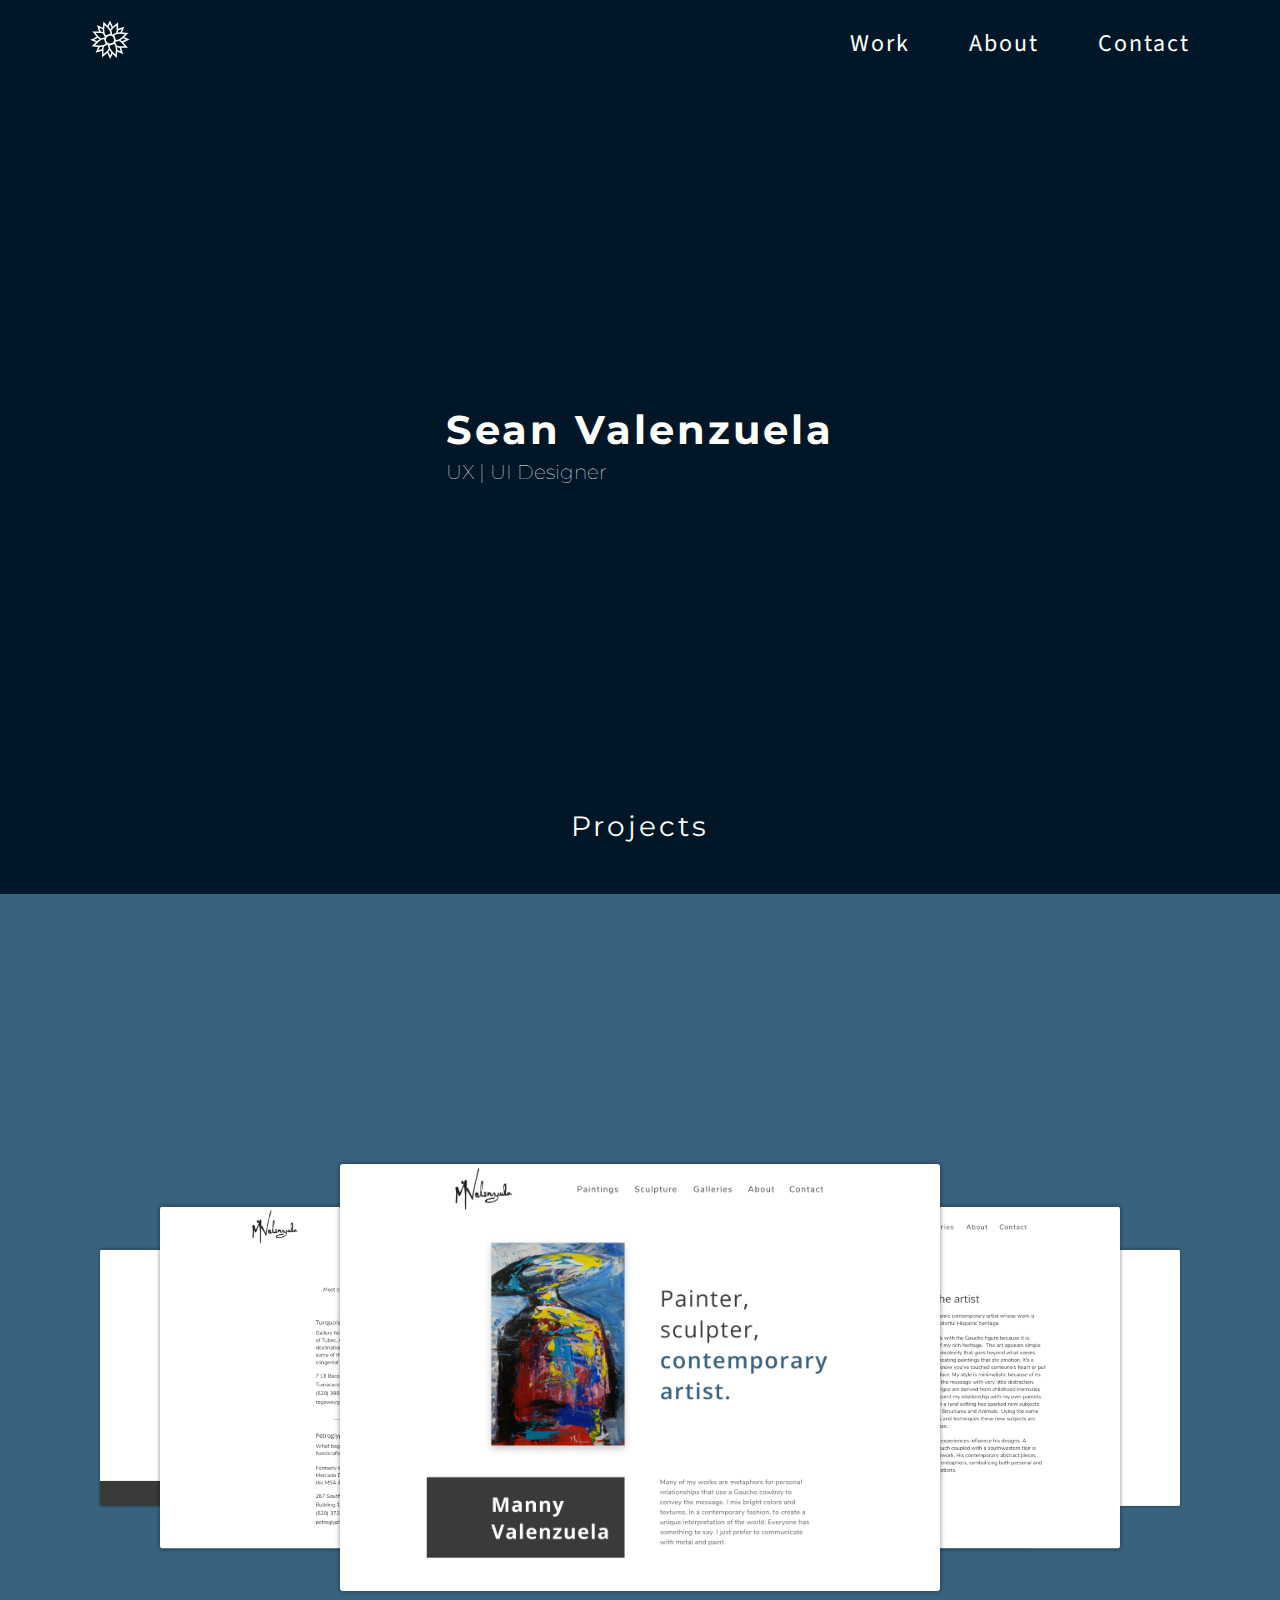
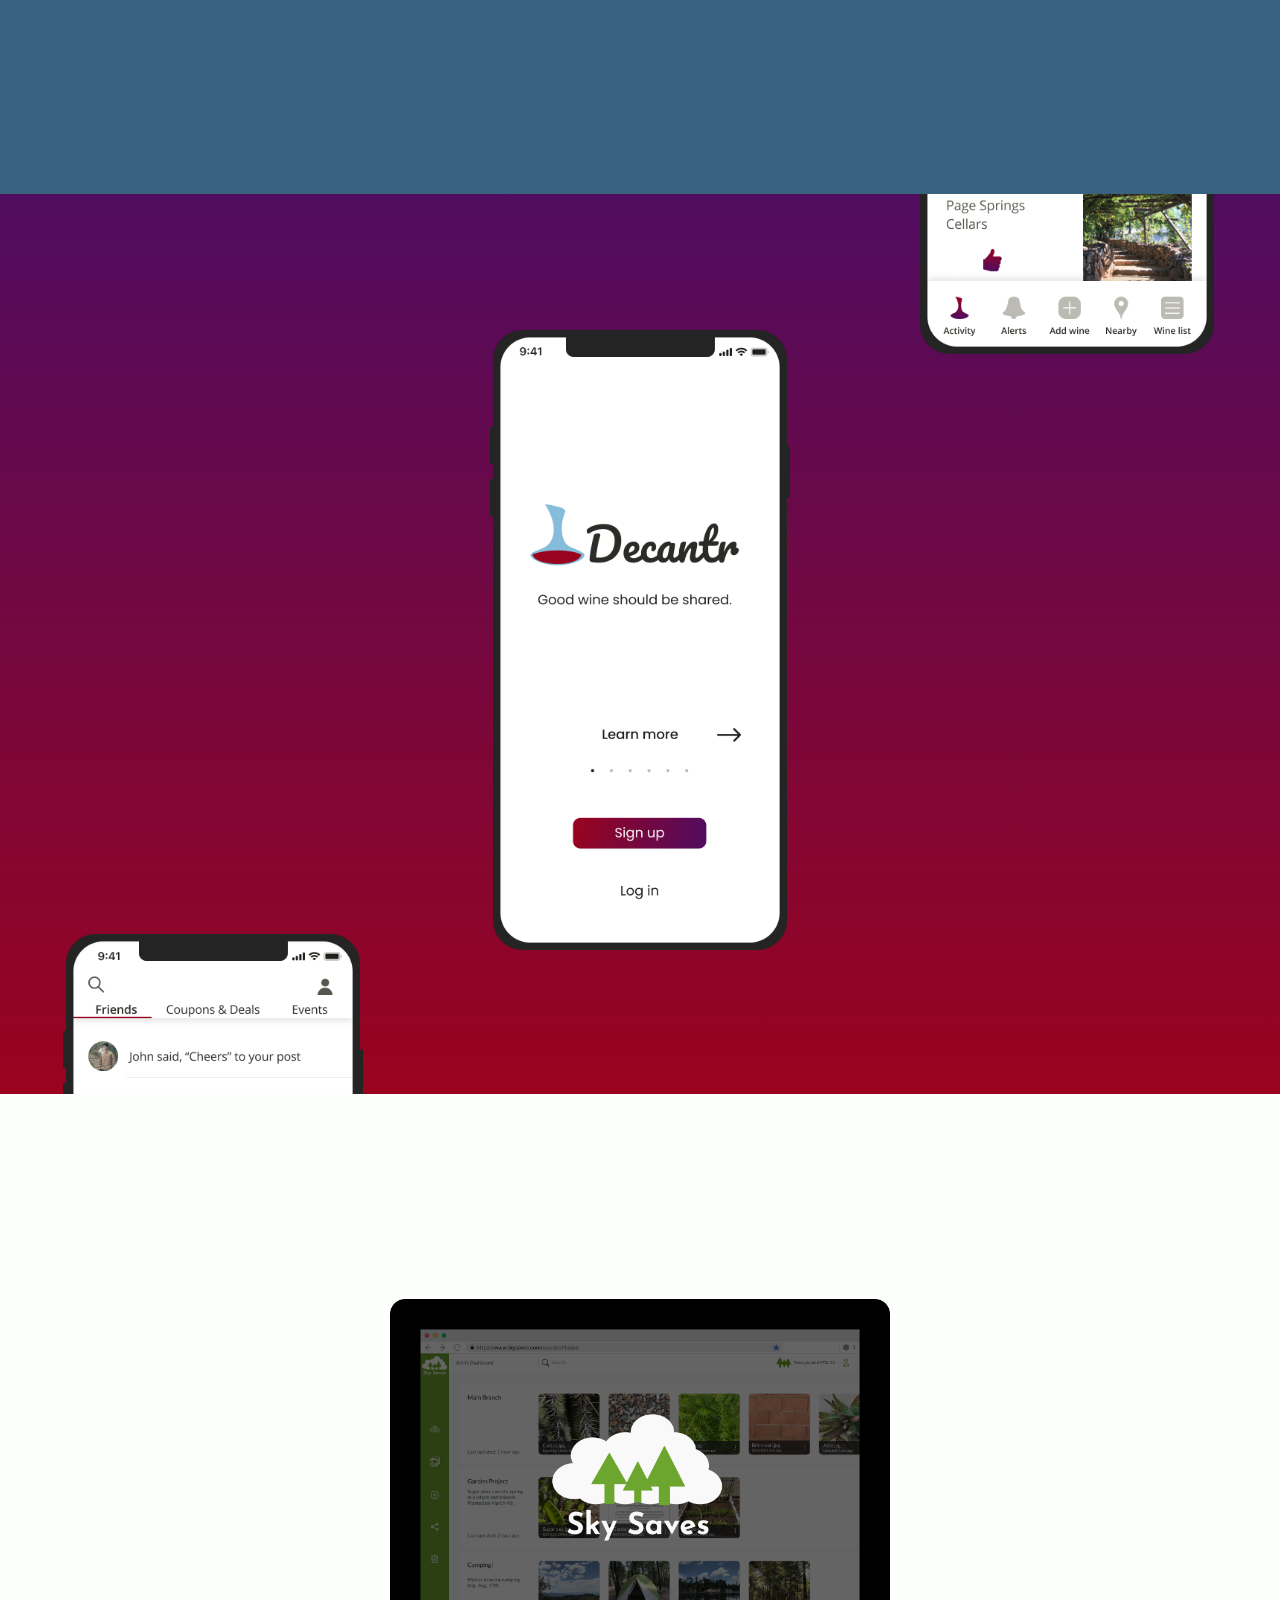
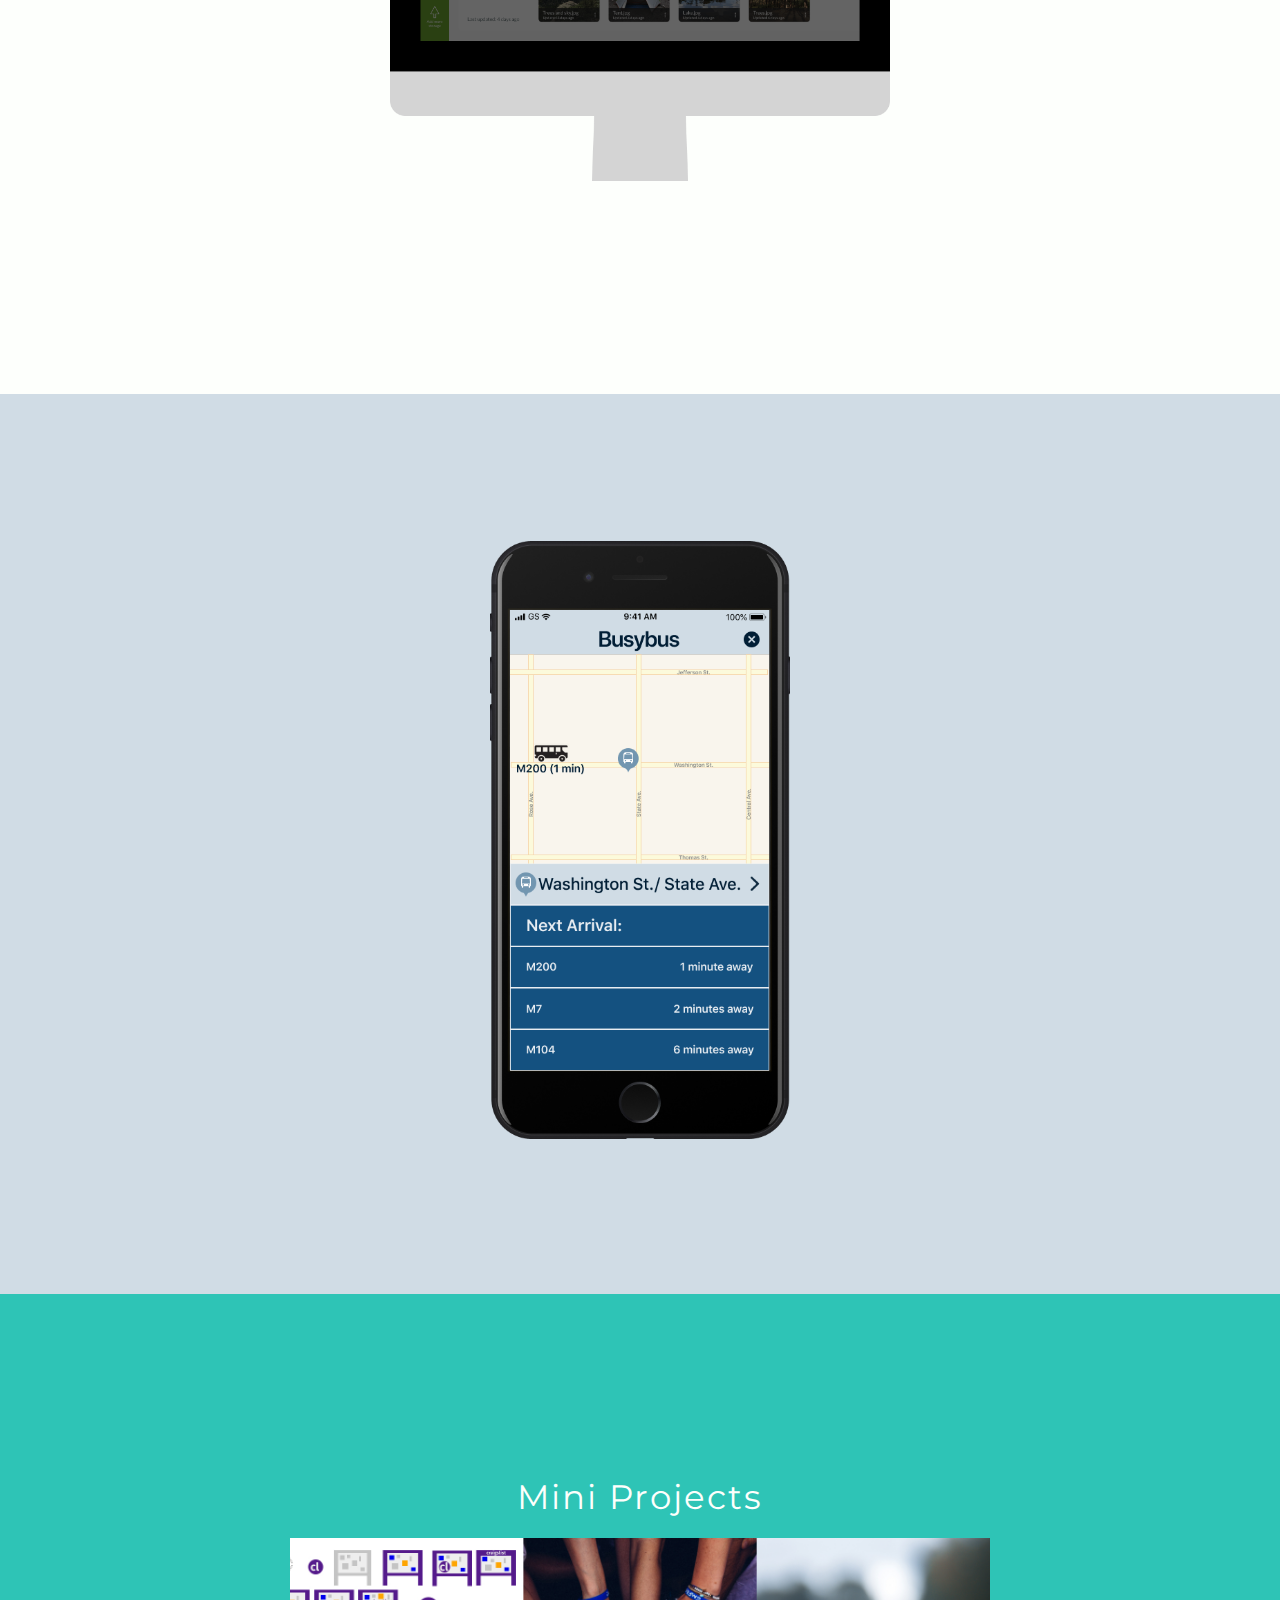
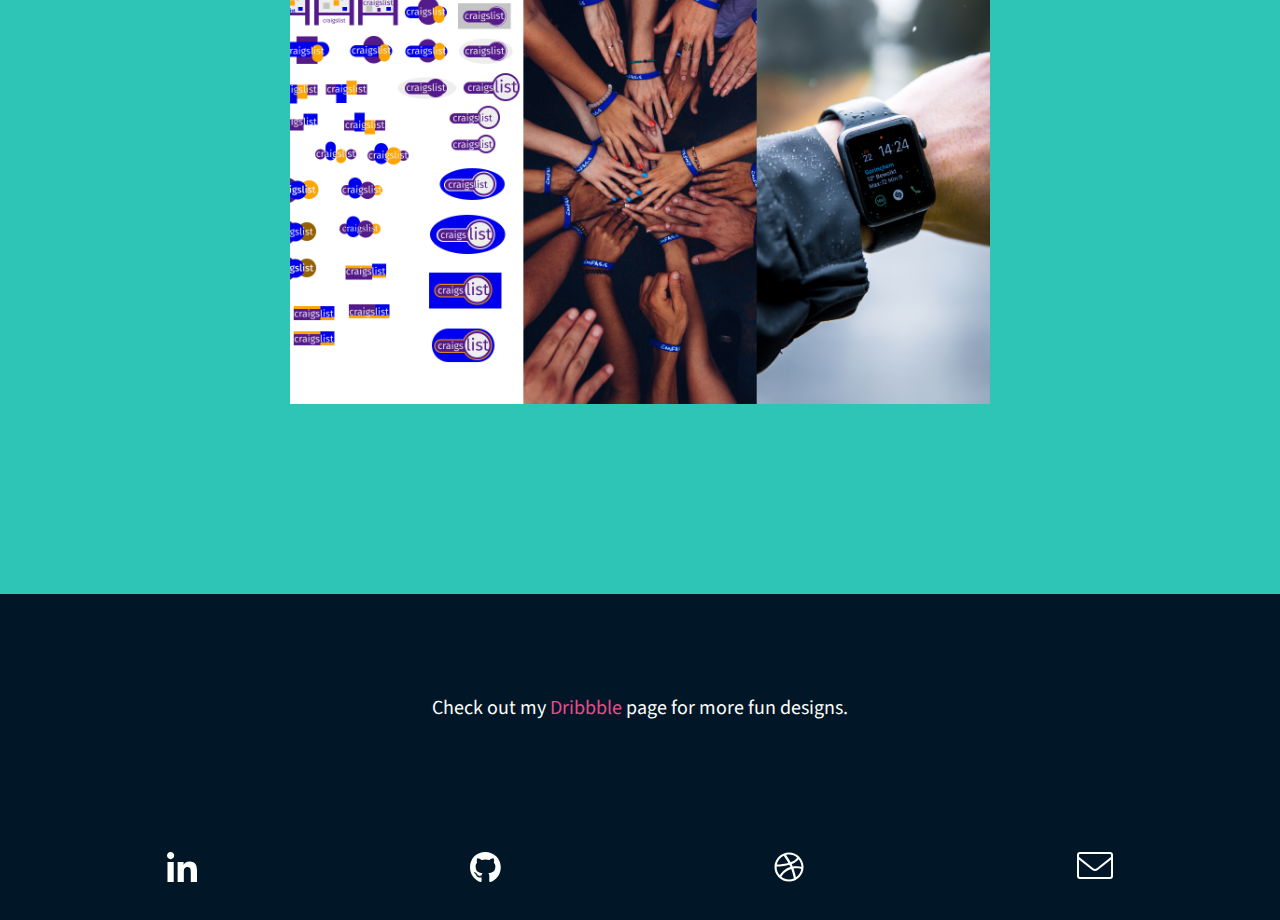
<file: index.html>
<!DOCTYPE html>
<html lang="en" dir="ltr">
  <head>
    <meta charset="utf-8">
    <meta http-equiv="X-UA-Compatible" content="IE=edge,chrome=1">
    <title>Portfolio | Sean Valenzuela</title>
    <meta name="viewport" content="width=device-width, initial-scale = 1.0">
    <link rel="icon" type="image/png" sizes="16x16" href="images/favicon.png">
    <link rel="stylesheet" href="styles/reset.css">
    <link href="https://fonts.googleapis.com/css?family=Montserrat:300|Source+Sans+Pro&display=swap" rel="stylesheet">
    <link rel="stylesheet" href="styles/style.css">
  </head>
  <body>
    <div class="container">
      <header>
        <a href="index.html">
          <svg class="my-logo" width="40" height="40" viewBox="0 0 40 40" fill="none" xmlns="http://www.w3.org/2000/svg">
          <path d="M18.8784 4.42213C19.2153 3.72837 19.5681 3.00171 19.9206 2.23281C20.2868 3.0809 20.6728 3.87581 21.0491 4.63252C21.1494 4.83427 21.2487 5.03268 21.3465 5.22832C21.8571 6.24862 22.3299 7.19356 22.7151 8.14439C23.5587 10.2269 23.9535 12.2702 23.2145 14.859H16.7204C16.1025 12.3235 16.424 10.284 17.1876 8.20186C17.6027 7.06984 18.147 5.92978 18.7554 4.67548C18.7962 4.59151 18.8372 4.50707 18.8784 4.42213Z" fill="#011627" stroke="#FDFFFC" stroke-width="1.5"/>
          <path d="M4.54048 20.7672C3.82974 20.4279 3.08546 20.0727 2.29794 19.7178C3.16628 19.3494 3.98024 18.9608 4.75536 18.582C4.96157 18.4812 5.1644 18.3814 5.36444 18.283C6.40791 17.7698 7.37529 17.2939 8.34868 16.9063C10.4848 16.0556 12.5838 15.6572 15.2435 16.4059V22.9361C12.6389 23.5622 10.5444 23.2381 8.40823 22.468C7.24916 22.0501 6.08216 21.5024 4.7995 20.8908C4.71365 20.8498 4.62731 20.8086 4.54048 20.7672Z" fill="#011627" stroke="#FDFFFC" stroke-width="1.5"/>
          <path d="M21.1521 35.0742C20.8128 35.785 20.4576 36.5293 20.1027 37.3168C19.7343 36.4484 19.3457 35.6345 18.9669 34.8594C18.8661 34.6531 18.7663 34.4503 18.6679 34.2503C18.1547 33.2068 17.6788 32.2394 17.2912 31.266C16.4405 29.1299 16.0421 27.0309 16.7908 24.3712H23.321C23.9471 26.9758 23.623 29.0703 22.8529 31.2065C22.4351 32.3656 21.8873 33.5326 21.2757 34.8152C21.2347 34.9011 21.1935 34.9874 21.1521 35.0742Z" fill="#011627" stroke="#FDFFFC" stroke-width="1.5"/>
          <path d="M35.4585 18.5099C36.1693 18.8492 36.9136 19.2044 37.7011 19.5593C36.8327 19.9277 36.0188 20.3163 35.2437 20.6951C35.0375 20.7959 34.8346 20.8957 34.6346 20.9941C33.5911 21.5073 32.6237 21.9832 31.6503 22.3708C29.5142 23.2215 27.4153 23.6199 24.7555 22.8712V16.341C27.3601 15.7149 29.4546 16.039 31.5908 16.8091C32.7499 17.227 33.9169 17.7747 35.1995 18.3863C35.2854 18.4273 35.3717 18.4685 35.4585 18.5099Z" fill="#011627" stroke="#FDFFFC" stroke-width="1.5"/>
          <path d="M30.7251 8.72691C31.4671 8.51673 32.2443 8.29658 33.0528 8.04809C32.6634 8.88574 32.3269 9.70286 32.0124 10.4872C31.9285 10.6964 31.8465 10.9025 31.7656 11.1058C31.3437 12.1658 30.9529 13.1475 30.4994 14.0677C29.5063 16.0832 28.2437 17.7376 25.8195 18.9085L21.4982 14.0609C22.9797 11.9124 24.7161 10.7953 26.7785 9.97982C27.8997 9.53646 29.1129 9.18413 30.4541 8.8037C30.5439 8.77823 30.6342 8.75264 30.7251 8.72691Z" fill="#011627" stroke="#FDFFFC" stroke-width="1.5"/>
          <path d="M8.98317 8.90014C8.76347 8.14385 8.53341 7.35187 8.27428 6.52788C9.12708 6.93094 9.95877 7.27998 10.7573 7.60649C10.9698 7.69335 11.1792 7.77837 11.3858 7.86222C12.4633 8.29961 13.4622 8.7051 14.3993 9.17378C16.4557 10.2023 18.1498 11.504 19.3607 13.9876L14.4861 18.3329C12.2856 16.8053 11.1338 15.0261 10.2872 12.9191C9.82786 11.7758 9.46017 10.5402 9.06326 9.17573C9.0367 9.08441 9.01001 8.99254 8.98317 8.90014Z" fill="#011627" stroke="#FDFFFC" stroke-width="1.5"/>
          <path d="M9.35653 30.8201C8.60024 31.0398 7.80826 31.2699 6.98427 31.529C7.38733 30.6762 7.73637 29.8445 8.06288 29.046C8.14974 28.8335 8.23476 28.6241 8.31861 28.4175C8.756 27.34 9.16149 26.3411 9.63017 25.4041C10.6587 23.3476 11.9604 21.6536 14.444 20.4426L18.7893 25.3173C17.2617 27.5177 15.4825 28.6695 13.3755 29.5161C12.2322 29.9755 10.9966 30.3431 9.63212 30.7401C9.5408 30.7666 9.44893 30.7933 9.35653 30.8201Z" fill="#011627" stroke="#FDFFFC" stroke-width="1.5"/>
          <path d="M31.2414 30.4779C31.4611 31.2341 31.6912 32.0261 31.9503 32.8501C31.0975 32.4471 30.2658 32.098 29.4673 31.7715C29.2548 31.6846 29.0454 31.5996 28.8388 31.5158C27.7613 31.0784 26.7624 30.6729 25.8253 30.2042C23.7689 29.1757 22.0749 27.874 20.8639 25.3904L25.7386 21.0451C27.939 22.5727 29.0908 24.3519 29.9374 26.4589C30.3967 27.6022 30.7644 28.8378 31.1613 30.2023C31.1879 30.2936 31.2146 30.3855 31.2414 30.4779Z" fill="#011627" stroke="#FDFFFC" stroke-width="1.5"/>
          <path d="M25.4667 5.3604C26.0635 4.87188 26.6885 4.36018 27.331 3.81001C27.3077 4.73348 27.3248 5.61701 27.349 6.46175C27.3555 6.68697 27.3624 6.90873 27.3692 7.12738C27.4048 8.26772 27.4377 9.32384 27.3886 10.3486C27.2811 12.5929 26.7826 14.6134 25.0259 16.6536L19.1306 13.93C19.633 11.3691 20.7802 9.65251 22.3466 8.08255C23.1982 7.229 24.1704 6.42231 25.2488 5.53883C25.321 5.47968 25.3937 5.42022 25.4667 5.3604Z" fill="#011627" stroke="#FDFFFC" stroke-width="1.5"/>
          <path d="M5.59588 14.1853C5.09294 13.5792 4.56627 12.9446 4.00018 12.2922C4.94296 12.3219 5.84485 12.3105 6.7074 12.2917C6.93687 12.2867 7.16284 12.2812 7.3857 12.2757C8.54823 12.2474 9.62598 12.2211 10.6722 12.2775C12.9682 12.4011 15.0407 12.9197 17.1412 14.7148L14.4025 20.643C11.7755 20.119 10.01 18.9464 8.39375 17.3514C7.51678 16.486 6.68707 15.4993 5.77918 14.4061C5.71842 14.333 5.65732 14.2593 5.59588 14.1853Z" fill="#011627" stroke="#FDFFFC" stroke-width="1.5"/>
          <path d="M14.6749 34.14C14.0689 34.6429 13.4342 35.1696 12.7818 35.7357C12.8115 34.7929 12.8002 33.891 12.7813 33.0285C12.7763 32.799 12.7708 32.573 12.7654 32.3502C12.737 31.1876 12.7108 30.1099 12.7671 29.0637C12.8907 26.7677 13.4093 24.6952 15.2044 22.5947L21.1326 25.3334C20.6087 27.9604 19.436 29.7259 17.841 31.3421C16.9756 32.2191 15.989 33.0488 14.8957 33.9567C14.8226 34.0175 14.749 34.0785 14.6749 34.14Z" fill="#011627" stroke="#FDFFFC" stroke-width="1.5"/>
          <path d="M34.6102 25.103C35.1131 25.709 35.6398 26.3437 36.2059 26.9961C35.2631 26.9664 34.3612 26.9777 33.4987 26.9966C33.2692 27.0016 33.0432 27.0071 32.8204 27.0125C31.6578 27.0409 30.5801 27.0671 29.5338 27.0108C27.2379 26.8872 25.1654 26.3686 23.0648 24.5735L25.8035 18.6453C28.4305 19.1692 30.1961 20.3419 31.8123 21.9369C32.6893 22.8023 33.519 23.7889 34.4269 24.8821C34.4876 24.9553 34.5487 25.0289 34.6102 25.103Z" fill="#011627" stroke="#FDFFFC" stroke-width="1.5"/>
          <path d="M13.7825 5.75308C13.864 4.98619 13.9493 4.18292 14.0201 3.34002C14.6522 4.01356 15.2851 4.63033 15.8958 5.21449C16.0586 5.37024 16.2193 5.52319 16.3778 5.67401C17.2042 6.46055 17.9696 7.18901 18.6546 7.95274C20.1548 9.62548 21.2195 11.4136 21.4026 14.0996L15.2938 16.3031C13.8522 14.1276 13.4626 12.1 13.4744 9.8823C13.4809 8.67658 13.606 7.41948 13.7528 6.03314C13.7626 5.94033 13.7725 5.84698 13.7825 5.75308Z" fill="#011627" stroke="#FDFFFC" stroke-width="1.5"/>
          <path d="M5.84078 25.9933C5.05709 25.9154 4.23643 25.8337 3.37522 25.7671C4.06705 25.1259 4.70088 24.4842 5.30147 23.8649C5.46125 23.7001 5.6182 23.5374 5.77298 23.377C6.5804 22.5401 7.32893 21.7643 8.11306 21.0693C9.83382 19.5443 11.6731 18.4574 14.429 18.2592L16.6448 24.402C14.4072 25.8747 12.3269 26.2805 10.0562 26.2809C8.82409 26.2811 7.54048 26.1619 6.12637 26.0217C6.03172 26.0123 5.93653 26.0029 5.84078 25.9933Z" fill="#011627" stroke="#FDFFFC" stroke-width="1.5"/>
          <path d="M26.3211 33.8156C26.2431 34.5993 26.1615 35.4199 26.0949 36.2811C25.4537 35.5893 24.812 34.9555 24.1926 34.3549C24.0279 34.1951 23.8652 34.0382 23.7048 33.8834C22.8679 33.076 22.092 32.3274 21.3971 31.5433C19.8721 29.8226 18.7852 27.9833 18.587 25.2273L24.7298 23.0116C26.2025 25.2492 26.6083 27.3295 26.6087 29.6002C26.6089 30.8323 26.4897 32.1159 26.3495 33.53C26.3401 33.6247 26.3306 33.7198 26.3211 33.8156Z" fill="#011627" stroke="#FDFFFC" stroke-width="1.5"/>
          <path d="M34.1592 13.3795C34.9429 13.4575 35.7636 13.5391 36.6248 13.6058C35.933 14.2469 35.2991 14.8886 34.6985 15.508C34.5387 15.6728 34.3818 15.8355 34.227 15.9959C33.4196 16.8328 32.6711 17.6086 31.8869 18.3035C30.1662 19.8285 28.3269 20.9155 25.571 21.1137L23.3552 14.9709C25.5928 13.4981 27.6731 13.0923 29.9438 13.092C31.1759 13.0917 32.4595 13.211 33.8736 13.3512C33.9683 13.3605 34.0635 13.37 34.1592 13.3795Z" fill="#011627" stroke="#FDFFFC" stroke-width="1.5"/>
          </svg>
        </a>
        <div class="menu">
          <div class="line1">
          </div>
          <div class="line2">
          </div>
          <div class="line3">
          </div>
        </div>
        <ul class="menu-items">
          <li><a href="index.html#projects" title="Decantr Project">Work</a></li>
          <li><a href="about.html">About</a></li>
          <li><a href="contact.html">Contact</a></li>
        </ul>
      </header>
      <main>
        <div class="intro">
          <div>
            <h1>Sean Valenzuela</h1>
            <h4>UX | UI Designer</h4>
          </div>
        </div>
        <div id="projects">
          <h3 class="botmargmed">Projects</h3>
        </div>
        <section>
          <div class="mvart">
            <div class="carousel">
              <input type="radio" name="slider" id="item-1" checked>
              <input type="radio" name="slider" id="item-2">
              <input type="radio" name="slider" id="item-3">
              <input type="radio" name="slider" id="item-4">
              <input type="radio" name="slider" id="item-5">
              <div class="cards">
                <label class="card" for="item-1" id="demo-1">
                  <img src="Demo 1.jpg" alt="Manny Valenzuela's website mockup">
                </label>
                <label class="card" for="item-2" id="demo-2">
                  <img src="Demo 2.jpg" alt="Manny Valenzuela's website mockup">
                </label>
                <label class="card" for="item-3" id="demo-3">
                  <img src="Demo 3.jpg" alt="Manny Valenzuela's website mockup">
                </label>
                <label class="card" for="item-4" id="demo-4">
                  <img src="Demo 4.jpg" alt="Manny Valenzuela's website mockup">
                </label>
                <label class="card" for="item-5" id="demo-5">
                  <img src="Demo 5.jpg" alt="Manny Valenzuela's website mockup">
                </label>
              </div>
              <div class="mvart-link">
                <a href="mvart.html" title="Manny Valenzuela Case Study">
                  <h5>Check out the case study ></h5>
                </a>
              </div>
            </div>
          </div>
          <div class="Decantr">
            <div class="order2">
              <a href="Decantr.html" title="Decantr Project">
                <img src="images/Home.png" class="Decantr1" alt="Wine app home screen">
              </a>
            </div>
            <div class="order1">
              <img src="images/Activity.png" class="parallax Decantr2" data-rate="-0.3" data-direction="vertical" alt="Wine app activity screen">
            </div>
            <div class="order3">
              <img src="images/Activity Feed.png" class="parallax Decantr3" data-rate="0.3" data-direction="vertical" alt="Wine app activity feed screen">
            </div>
          </div>
          <div class="SkySaves">
            <a href="SkySaves.html" title="Sky Saves Project">
              <img src="images/Sky Saves.png" class="SkySaves1" alt="Sky Saves user dashboard screen">
            </a>
          </div>
          <div class="BusyBus">
            <div>
              <a href="BusyBus.html" title="Busy Bus Project">
                <img src="images/BusyBus.png" class="BusyBus1" alt="Busy Bus Map screen">
              </a>
            </div>
          </div>
          <div class="MiniProjects">
            <h2 class="botmargsml">Mini Projects</h2>
            <a href="MiniProjects.html" title="Case Study">
              <img src="images/Mini Projects.jpg" class="MiniProjects1" alt="Mini projects teaser">
            </a>
          </div>
          <div class="Dribbble">
            <p>Check out my <a href="https://dribbble.com/seanv57" target="_blank">Dribbble</a> page for more fun designs.</p>
          </div>
        </section>
      </main>
    </div>
    <footer>
      <ul class="footmedia">
        <li>
          <a href="https://www.linkedin.com/in/sean-valenzuela-b5a9a9a0/" class="light" target="_blank">
            <svg width="30" height="30" viewBox="0 0 30 30" fill="none" xmlns="http://www.w3.org/2000/svg">
              <path d="M6.71533 30H0.495547V9.97054H6.71533V30ZM3.60209 7.23833C1.61321 7.23833 0 5.59097 0 3.60209C1.42356e-08 2.64676 0.379505 1.73055 1.05503 1.05503C1.73055 0.379505 2.64676 0 3.60209 0C4.55742 0 5.47363 0.379505 6.14915 1.05503C6.82467 1.73055 7.20418 2.64676 7.20418 3.60209C7.20418 5.59097 5.5903 7.23833 3.60209 7.23833ZM29.994 30H23.7876V20.2498C23.7876 17.9261 23.7407 14.9461 20.5538 14.9461C17.32 14.9461 16.8245 17.4707 16.8245 20.0824V30H10.6114V9.97054H16.5767V12.7027H16.6638C17.4941 11.129 19.5225 9.46829 22.5487 9.46829C28.8435 9.46829 30.0007 13.6135 30.0007 18.9975V30H29.994Z" fill="#FDFFFC"/>
            </svg>
          </a>
        </li>
        <li>
          <a href="https://github.com/Seanv57" class="light" target="_blank">
            <svg width="31" height="30" viewBox="0 0 31 30" fill="none" xmlns="http://www.w3.org/2000/svg">
              <path d="M10.2914 24.156C10.2914 24.28 10.1487 24.3793 9.96883 24.3793C9.76412 24.3979 9.62144 24.2986 9.62144 24.156C9.62144 24.0319 9.76412 23.9326 9.94402 23.9326C10.1301 23.914 10.2914 24.0133 10.2914 24.156ZM8.36215 23.8768C8.31873 24.0009 8.4428 24.1435 8.6289 24.1808C8.79019 24.2428 8.97629 24.1808 9.01351 24.0567C9.05073 23.9326 8.93286 23.79 8.74676 23.7341C8.58548 23.6907 8.40558 23.7527 8.36215 23.8768ZM11.104 23.7713C10.9241 23.8148 10.8001 23.9326 10.8187 24.0753C10.8373 24.1994 10.9986 24.28 11.1847 24.2366C11.3646 24.1932 11.4887 24.0753 11.47 23.9512C11.4514 23.8334 11.2839 23.7527 11.104 23.7713ZM15.1859 0C6.58178 0 0 6.53216 0 15.1362C0 22.0158 4.32996 27.9028 10.5147 29.9747C11.3088 30.1174 11.5879 29.6273 11.5879 29.2241C11.5879 28.8395 11.5693 26.718 11.5693 25.4152C11.5693 25.4152 7.22694 26.3457 6.31504 23.5666C6.31504 23.5666 5.60785 21.7615 4.5905 21.2962C4.5905 21.2962 3.16993 20.3223 4.68975 20.3409C4.68975 20.3409 6.2344 20.4649 7.08426 21.9414C8.4428 24.3359 10.7194 23.6473 11.6065 23.2379C11.7492 22.2453 12.1524 21.5567 12.5991 21.1473C9.13137 20.7627 5.63267 20.2602 5.63267 14.2926C5.63267 12.5867 6.10412 11.7306 7.09666 10.6388C6.93538 10.2356 6.40809 8.57307 7.25795 6.4267C8.55446 6.02348 11.5383 8.10161 11.5383 8.10161C12.779 7.75422 14.1127 7.57433 15.434 7.57433C16.7553 7.57433 18.0891 7.75422 19.3297 8.10161C19.3297 8.10161 22.3136 6.01728 23.6101 6.4267C24.4599 8.57927 23.9326 10.2356 23.7713 10.6388C24.7639 11.7368 25.3718 12.5929 25.3718 14.2926C25.3718 20.2788 21.718 20.7565 18.2503 21.1473C18.8211 21.6374 19.3049 22.5679 19.3049 24.0257C19.3049 26.1162 19.2863 28.703 19.2863 29.2117C19.2863 29.6149 19.5717 30.105 20.3595 29.9623C26.5629 27.9028 30.7688 22.0158 30.7688 15.1362C30.7688 6.53216 23.79 0 15.1859 0ZM6.02968 21.3955C5.94904 21.4575 5.96765 21.6002 6.07311 21.718C6.17236 21.8173 6.31504 21.8607 6.39568 21.7801C6.47633 21.718 6.45772 21.5753 6.35226 21.4575C6.25301 21.3582 6.11033 21.3148 6.02968 21.3955ZM5.35972 20.893C5.3163 20.9736 5.37833 21.0729 5.5024 21.1349C5.60165 21.1969 5.72572 21.1783 5.76914 21.0915C5.81257 21.0108 5.75053 20.9116 5.62646 20.8496C5.5024 20.8123 5.40314 20.8309 5.35972 20.893ZM7.36961 23.1014C7.27036 23.182 7.30758 23.3681 7.45026 23.486C7.59294 23.6287 7.77283 23.6473 7.85348 23.548C7.93412 23.4674 7.8969 23.2813 7.77283 23.1634C7.63636 23.0207 7.45026 23.0021 7.36961 23.1014ZM6.66243 22.1895C6.56317 22.2515 6.56317 22.4128 6.66243 22.5555C6.76168 22.6982 6.92917 22.7602 7.00982 22.6982C7.10907 22.6175 7.10907 22.4562 7.00982 22.3136C6.92297 22.1709 6.76168 22.1088 6.66243 22.1895Z" fill="#FDFFFC"/>
            </svg>
          </a>
        </li>
        <li>
          <a href="https://dribbble.com/seanv57" class="light" target="_blank">
            <svg width="30" height="30" viewBox="0 0 30 30" fill="none" xmlns="http://www.w3.org/2000/svg">
              <path d="M15 0.46875C6.98742 0.46875 0.46875 6.98742 0.46875 15C0.46875 23.0126 6.98742 29.5312 15 29.5312C23.0126 29.5312 29.5312 23.0126 29.5312 15C29.5312 6.98742 23.0126 0.46875 15 0.46875ZM24.6076 7.16988C26.3363 9.28195 27.3831 11.9721 27.4104 14.9016C27.0012 14.8151 22.8977 13.9828 18.7678 14.5021C18.4307 13.6794 18.1126 12.9557 17.6769 12.0638C22.266 10.1902 24.3459 7.52385 24.6076 7.16988V7.16988ZM23.2278 5.73457C23.0046 6.05256 21.1362 8.56383 16.7227 10.2181C14.6887 6.48123 12.4345 3.41139 12.0914 2.95201C16.0275 2.0032 20.1754 3.02643 23.2278 5.73457V5.73457ZM9.72311 3.78633C10.0504 4.2351 12.2683 7.30875 14.3249 10.9646C8.519 12.5064 3.40535 12.4842 2.85023 12.4768C3.65508 8.62529 6.25066 5.4242 9.72311 3.78633ZM2.58809 15.0189C2.58809 14.892 2.59061 14.7657 2.59441 14.6396C3.13746 14.6508 9.15223 14.7283 15.3506 12.8733C15.7059 13.5687 16.0454 14.2746 16.3569 14.9797C11.8687 16.2438 7.79086 19.8738 5.77893 23.3179C3.79652 21.1175 2.58809 18.2068 2.58809 15.0189ZM7.38146 24.8107C8.67797 22.1603 12.1966 18.7391 17.2005 17.032C18.9431 21.5603 19.6638 25.3554 19.8483 26.4444C15.8574 28.1444 11.0584 27.678 7.38146 24.8107V24.8107ZM21.935 25.3081C21.8078 24.5531 21.1471 20.9196 19.5237 16.4585C23.4132 15.8359 26.8304 16.8551 27.255 16.9891C26.7018 20.4427 24.7195 23.4253 21.935 25.3081Z" fill="#FDFFFC"/>
            </svg>
          </a>
        </li>
        <li>
          <a href="mailto:seanv57@gmail.com" class="light" target="_blank">
            <svg width="36" height="27" viewBox="0 0 36 27" fill="none" xmlns="http://www.w3.org/2000/svg">
            <rect x="1" y="1" width="34" height="25" rx="2" stroke="#FDFFFC" stroke-width="2"/>
            <path d="M0.899414 5.40015L15.5208 16.9434C16.9741 18.0907 19.0248 18.0907 20.478 16.9434L35.0994 5.40015" stroke="#FDFFFC" stroke-width="2"/>
            </svg>
          </a>
        </li>
      </ul>
    </footer>
    <script src="scripts/main.js"></script>
    <!-- Global site tag (gtag.js) - Google Analytics -->
    <script async src="https://www.googletagmanager.com/gtag/js?id=UA-153536015-1"></script>
    <script>
      window.dataLayer = window.dataLayer || [];
      function gtag(){dataLayer.push(arguments);}
      gtag('js', new Date());

      gtag('config', 'UA-153536015-1');
    </script>
  </body>
</html>
</file>
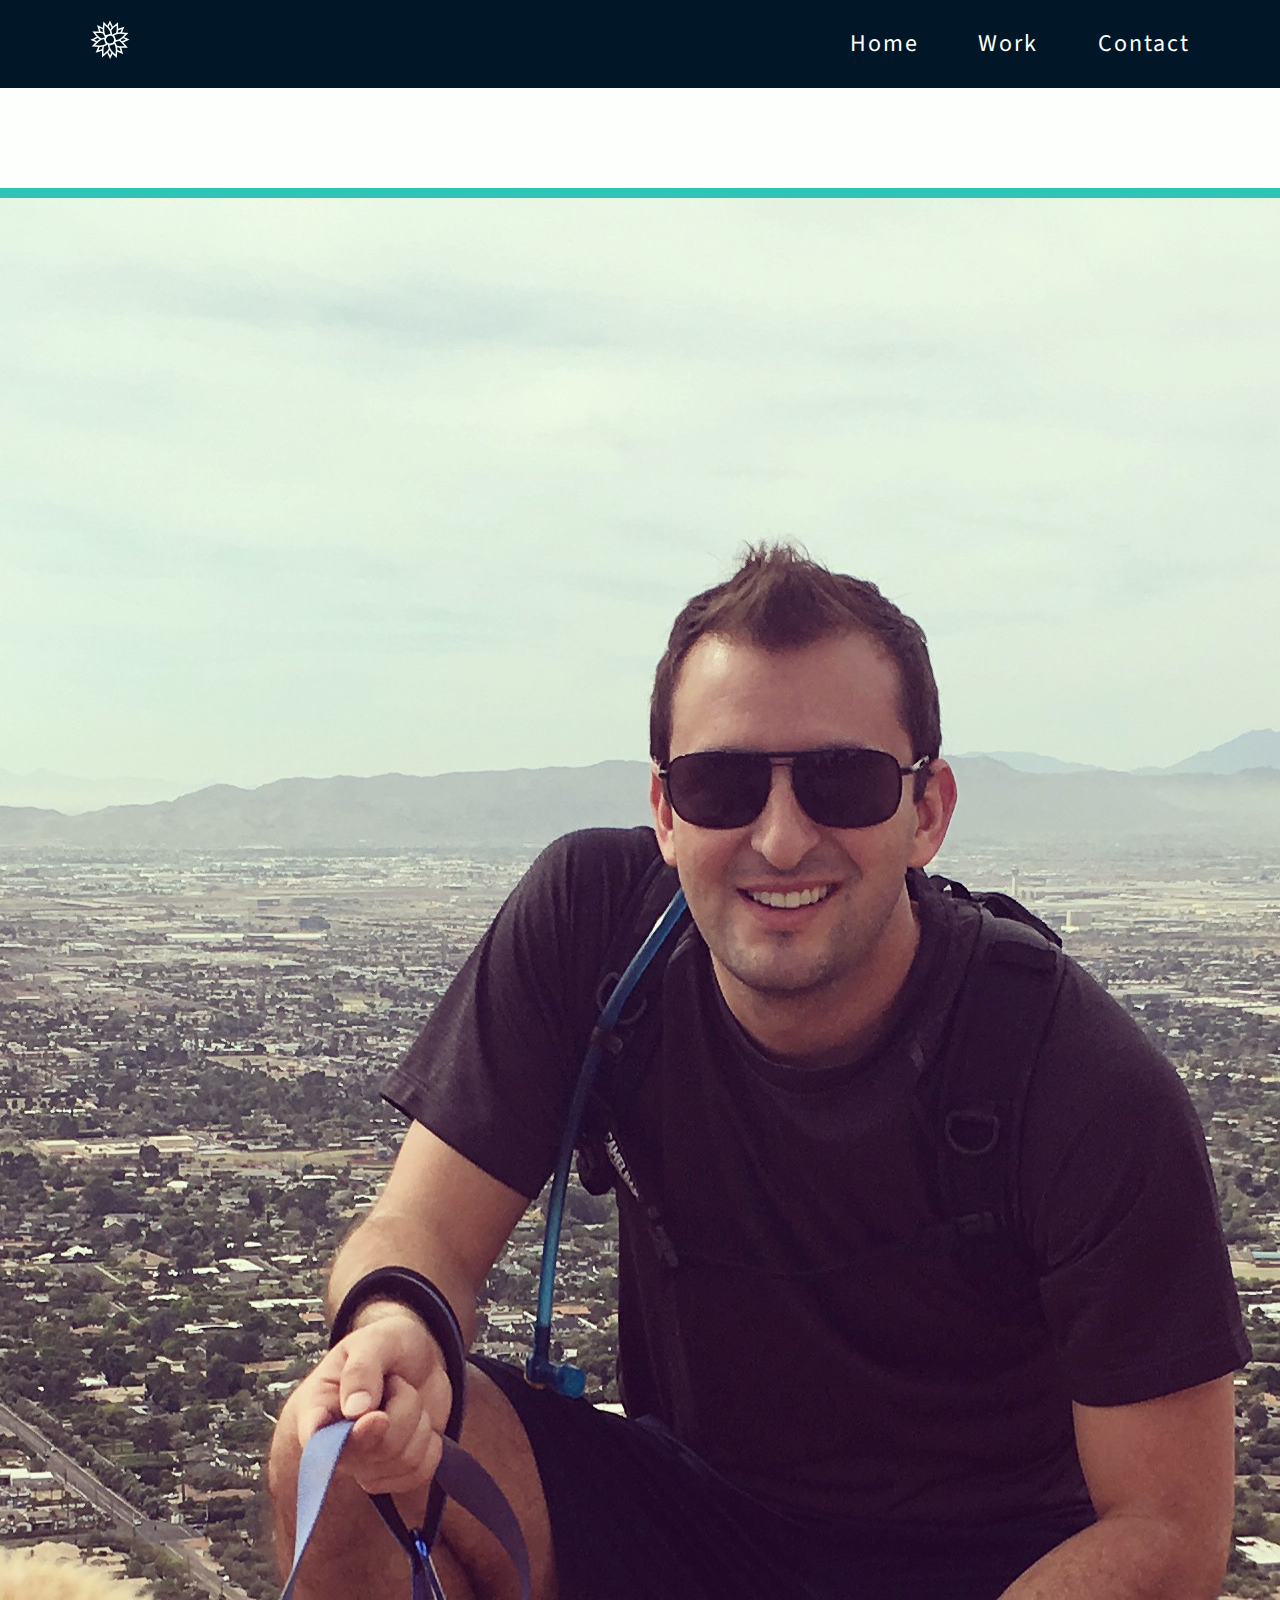
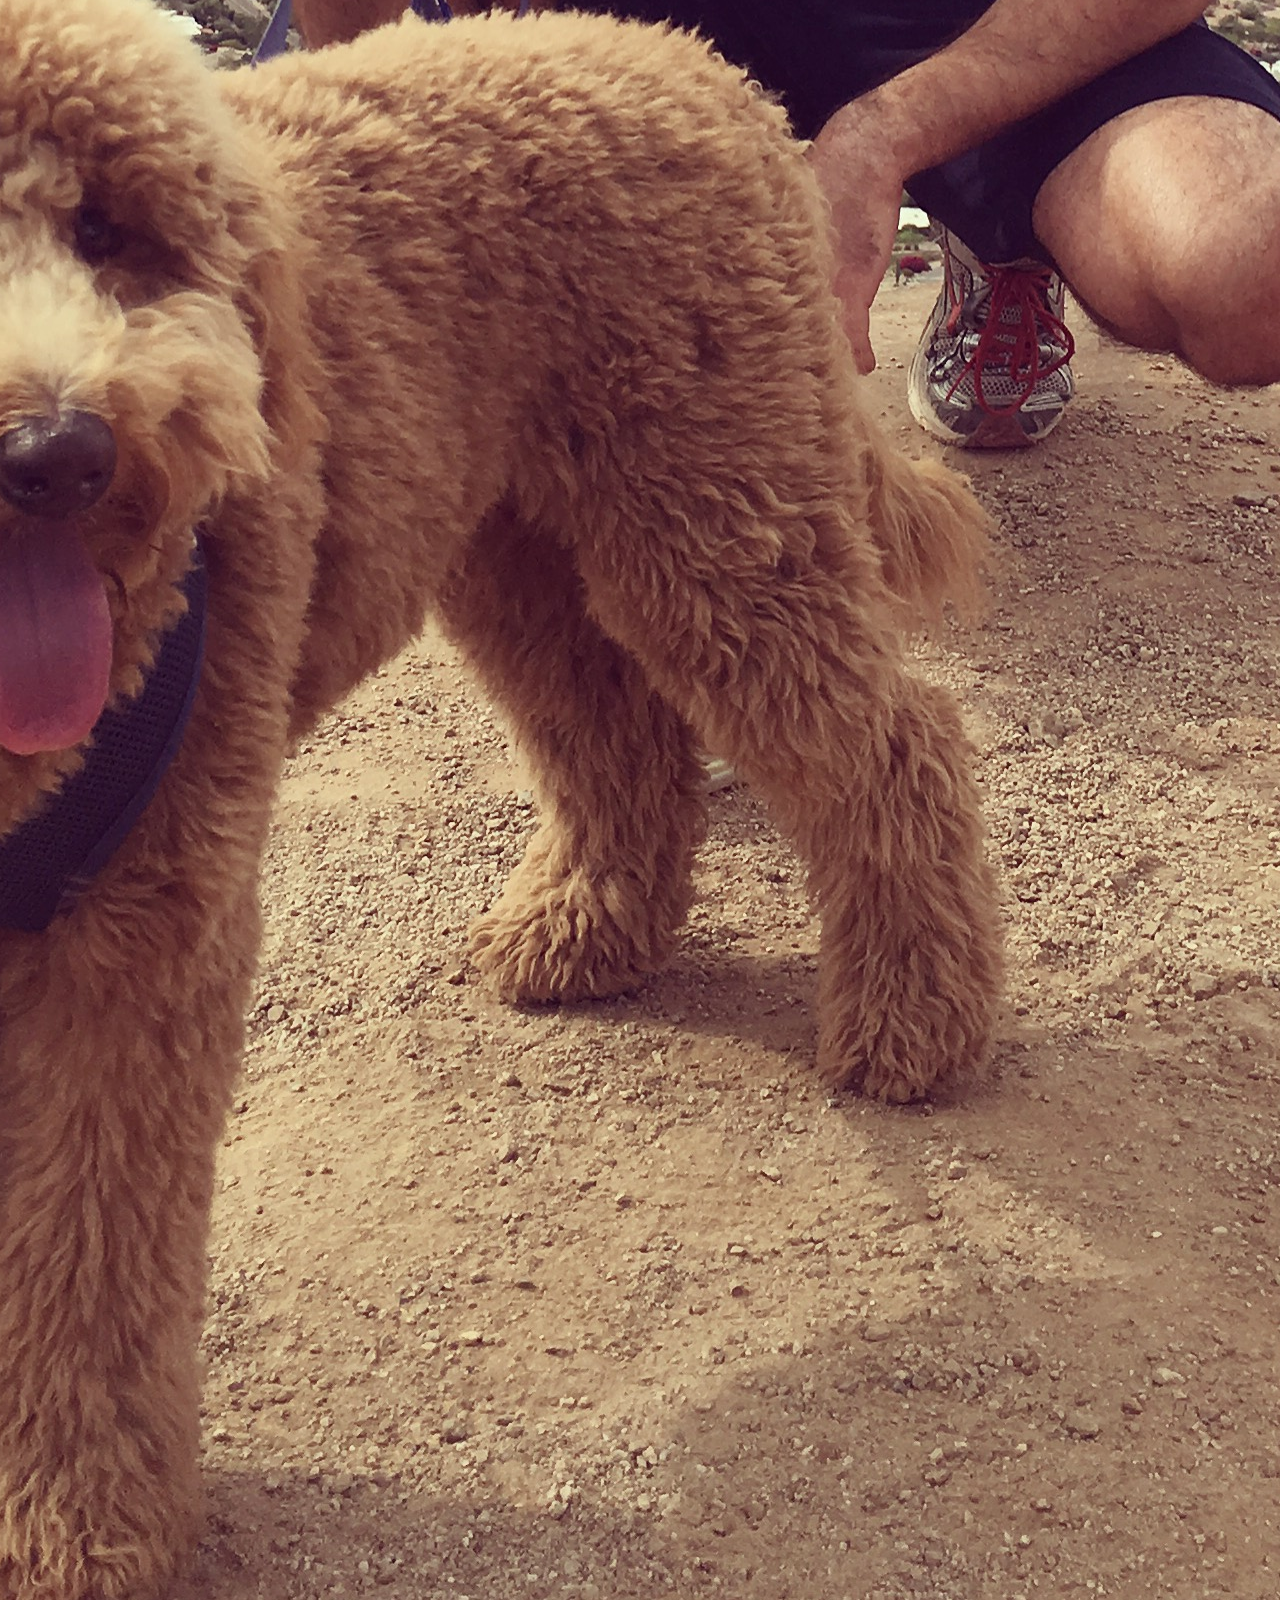
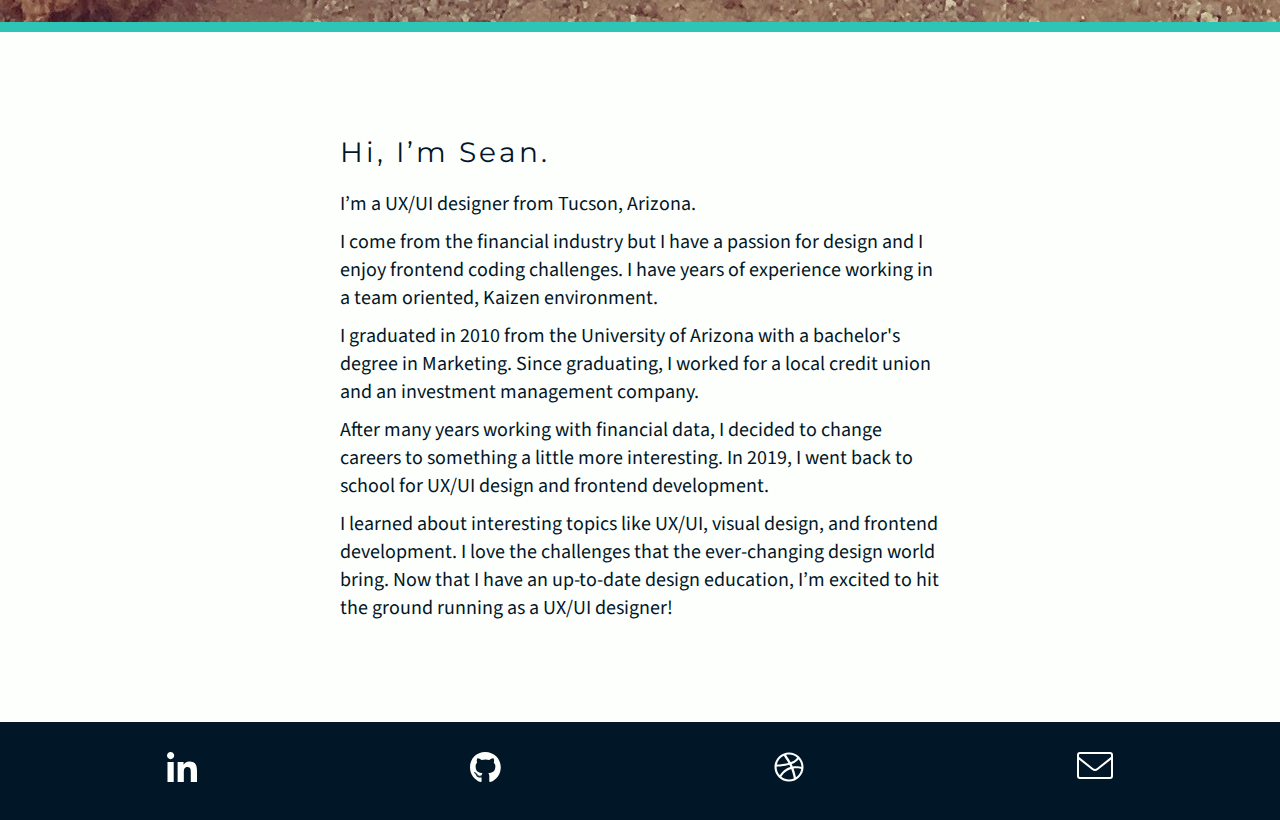
<file: about.html>
<!DOCTYPE html>
<html lang="en" dir="ltr">
  <head>
    <meta charset="utf-8">
    <meta http-equiv="X-UA-Compatible" content="IE=edge,chrome=1">
    <title>Portfolio | Sean Valenzuela</title>
    <meta name="viewport" content="width=device-width, initial-scale = 1.0">
    <link rel="icon" type="image/png" sizes="16x16" href="images/favicon.png">
    <link rel="stylesheet" href="styles/reset.css">
    <link href="https://fonts.googleapis.com/css?family=Montserrat:300|Source+Sans+Pro&display=swap" rel="stylesheet">
    <link rel="stylesheet" href="styles/style.css">
  </head>
  <body>
    <div class="container">
      <header>
        <a href="index.html">
          <svg class="my-logo" width="40" height="40" viewBox="0 0 40 40" fill="none" xmlns="http://www.w3.org/2000/svg">
          <path d="M18.8784 4.42213C19.2153 3.72837 19.5681 3.00171 19.9206 2.23281C20.2868 3.0809 20.6728 3.87581 21.0491 4.63252C21.1494 4.83427 21.2487 5.03268 21.3465 5.22832C21.8571 6.24862 22.3299 7.19356 22.7151 8.14439C23.5587 10.2269 23.9535 12.2702 23.2145 14.859H16.7204C16.1025 12.3235 16.424 10.284 17.1876 8.20186C17.6027 7.06984 18.147 5.92978 18.7554 4.67548C18.7962 4.59151 18.8372 4.50707 18.8784 4.42213Z" fill="#011627" stroke="#FDFFFC" stroke-width="1.5"/>
          <path d="M4.54048 20.7672C3.82974 20.4279 3.08546 20.0727 2.29794 19.7178C3.16628 19.3494 3.98024 18.9608 4.75536 18.582C4.96157 18.4812 5.1644 18.3814 5.36444 18.283C6.40791 17.7698 7.37529 17.2939 8.34868 16.9063C10.4848 16.0556 12.5838 15.6572 15.2435 16.4059V22.9361C12.6389 23.5622 10.5444 23.2381 8.40823 22.468C7.24916 22.0501 6.08216 21.5024 4.7995 20.8908C4.71365 20.8498 4.62731 20.8086 4.54048 20.7672Z" fill="#011627" stroke="#FDFFFC" stroke-width="1.5"/>
          <path d="M21.1521 35.0742C20.8128 35.785 20.4576 36.5293 20.1027 37.3168C19.7343 36.4484 19.3457 35.6345 18.9669 34.8594C18.8661 34.6531 18.7663 34.4503 18.6679 34.2503C18.1547 33.2068 17.6788 32.2394 17.2912 31.266C16.4405 29.1299 16.0421 27.0309 16.7908 24.3712H23.321C23.9471 26.9758 23.623 29.0703 22.8529 31.2065C22.4351 32.3656 21.8873 33.5326 21.2757 34.8152C21.2347 34.9011 21.1935 34.9874 21.1521 35.0742Z" fill="#011627" stroke="#FDFFFC" stroke-width="1.5"/>
          <path d="M35.4585 18.5099C36.1693 18.8492 36.9136 19.2044 37.7011 19.5593C36.8327 19.9277 36.0188 20.3163 35.2437 20.6951C35.0375 20.7959 34.8346 20.8957 34.6346 20.9941C33.5911 21.5073 32.6237 21.9832 31.6503 22.3708C29.5142 23.2215 27.4153 23.6199 24.7555 22.8712V16.341C27.3601 15.7149 29.4546 16.039 31.5908 16.8091C32.7499 17.227 33.9169 17.7747 35.1995 18.3863C35.2854 18.4273 35.3717 18.4685 35.4585 18.5099Z" fill="#011627" stroke="#FDFFFC" stroke-width="1.5"/>
          <path d="M30.7251 8.72691C31.4671 8.51673 32.2443 8.29658 33.0528 8.04809C32.6634 8.88574 32.3269 9.70286 32.0124 10.4872C31.9285 10.6964 31.8465 10.9025 31.7656 11.1058C31.3437 12.1658 30.9529 13.1475 30.4994 14.0677C29.5063 16.0832 28.2437 17.7376 25.8195 18.9085L21.4982 14.0609C22.9797 11.9124 24.7161 10.7953 26.7785 9.97982C27.8997 9.53646 29.1129 9.18413 30.4541 8.8037C30.5439 8.77823 30.6342 8.75264 30.7251 8.72691Z" fill="#011627" stroke="#FDFFFC" stroke-width="1.5"/>
          <path d="M8.98317 8.90014C8.76347 8.14385 8.53341 7.35187 8.27428 6.52788C9.12708 6.93094 9.95877 7.27998 10.7573 7.60649C10.9698 7.69335 11.1792 7.77837 11.3858 7.86222C12.4633 8.29961 13.4622 8.7051 14.3993 9.17378C16.4557 10.2023 18.1498 11.504 19.3607 13.9876L14.4861 18.3329C12.2856 16.8053 11.1338 15.0261 10.2872 12.9191C9.82786 11.7758 9.46017 10.5402 9.06326 9.17573C9.0367 9.08441 9.01001 8.99254 8.98317 8.90014Z" fill="#011627" stroke="#FDFFFC" stroke-width="1.5"/>
          <path d="M9.35653 30.8201C8.60024 31.0398 7.80826 31.2699 6.98427 31.529C7.38733 30.6762 7.73637 29.8445 8.06288 29.046C8.14974 28.8335 8.23476 28.6241 8.31861 28.4175C8.756 27.34 9.16149 26.3411 9.63017 25.4041C10.6587 23.3476 11.9604 21.6536 14.444 20.4426L18.7893 25.3173C17.2617 27.5177 15.4825 28.6695 13.3755 29.5161C12.2322 29.9755 10.9966 30.3431 9.63212 30.7401C9.5408 30.7666 9.44893 30.7933 9.35653 30.8201Z" fill="#011627" stroke="#FDFFFC" stroke-width="1.5"/>
          <path d="M31.2414 30.4779C31.4611 31.2341 31.6912 32.0261 31.9503 32.8501C31.0975 32.4471 30.2658 32.098 29.4673 31.7715C29.2548 31.6846 29.0454 31.5996 28.8388 31.5158C27.7613 31.0784 26.7624 30.6729 25.8253 30.2042C23.7689 29.1757 22.0749 27.874 20.8639 25.3904L25.7386 21.0451C27.939 22.5727 29.0908 24.3519 29.9374 26.4589C30.3967 27.6022 30.7644 28.8378 31.1613 30.2023C31.1879 30.2936 31.2146 30.3855 31.2414 30.4779Z" fill="#011627" stroke="#FDFFFC" stroke-width="1.5"/>
          <path d="M25.4667 5.3604C26.0635 4.87188 26.6885 4.36018 27.331 3.81001C27.3077 4.73348 27.3248 5.61701 27.349 6.46175C27.3555 6.68697 27.3624 6.90873 27.3692 7.12738C27.4048 8.26772 27.4377 9.32384 27.3886 10.3486C27.2811 12.5929 26.7826 14.6134 25.0259 16.6536L19.1306 13.93C19.633 11.3691 20.7802 9.65251 22.3466 8.08255C23.1982 7.229 24.1704 6.42231 25.2488 5.53883C25.321 5.47968 25.3937 5.42022 25.4667 5.3604Z" fill="#011627" stroke="#FDFFFC" stroke-width="1.5"/>
          <path d="M5.59588 14.1853C5.09294 13.5792 4.56627 12.9446 4.00018 12.2922C4.94296 12.3219 5.84485 12.3105 6.7074 12.2917C6.93687 12.2867 7.16284 12.2812 7.3857 12.2757C8.54823 12.2474 9.62598 12.2211 10.6722 12.2775C12.9682 12.4011 15.0407 12.9197 17.1412 14.7148L14.4025 20.643C11.7755 20.119 10.01 18.9464 8.39375 17.3514C7.51678 16.486 6.68707 15.4993 5.77918 14.4061C5.71842 14.333 5.65732 14.2593 5.59588 14.1853Z" fill="#011627" stroke="#FDFFFC" stroke-width="1.5"/>
          <path d="M14.6749 34.14C14.0689 34.6429 13.4342 35.1696 12.7818 35.7357C12.8115 34.7929 12.8002 33.891 12.7813 33.0285C12.7763 32.799 12.7708 32.573 12.7654 32.3502C12.737 31.1876 12.7108 30.1099 12.7671 29.0637C12.8907 26.7677 13.4093 24.6952 15.2044 22.5947L21.1326 25.3334C20.6087 27.9604 19.436 29.7259 17.841 31.3421C16.9756 32.2191 15.989 33.0488 14.8957 33.9567C14.8226 34.0175 14.749 34.0785 14.6749 34.14Z" fill="#011627" stroke="#FDFFFC" stroke-width="1.5"/>
          <path d="M34.6102 25.103C35.1131 25.709 35.6398 26.3437 36.2059 26.9961C35.2631 26.9664 34.3612 26.9777 33.4987 26.9966C33.2692 27.0016 33.0432 27.0071 32.8204 27.0125C31.6578 27.0409 30.5801 27.0671 29.5338 27.0108C27.2379 26.8872 25.1654 26.3686 23.0648 24.5735L25.8035 18.6453C28.4305 19.1692 30.1961 20.3419 31.8123 21.9369C32.6893 22.8023 33.519 23.7889 34.4269 24.8821C34.4876 24.9553 34.5487 25.0289 34.6102 25.103Z" fill="#011627" stroke="#FDFFFC" stroke-width="1.5"/>
          <path d="M13.7825 5.75308C13.864 4.98619 13.9493 4.18292 14.0201 3.34002C14.6522 4.01356 15.2851 4.63033 15.8958 5.21449C16.0586 5.37024 16.2193 5.52319 16.3778 5.67401C17.2042 6.46055 17.9696 7.18901 18.6546 7.95274C20.1548 9.62548 21.2195 11.4136 21.4026 14.0996L15.2938 16.3031C13.8522 14.1276 13.4626 12.1 13.4744 9.8823C13.4809 8.67658 13.606 7.41948 13.7528 6.03314C13.7626 5.94033 13.7725 5.84698 13.7825 5.75308Z" fill="#011627" stroke="#FDFFFC" stroke-width="1.5"/>
          <path d="M5.84078 25.9933C5.05709 25.9154 4.23643 25.8337 3.37522 25.7671C4.06705 25.1259 4.70088 24.4842 5.30147 23.8649C5.46125 23.7001 5.6182 23.5374 5.77298 23.377C6.5804 22.5401 7.32893 21.7643 8.11306 21.0693C9.83382 19.5443 11.6731 18.4574 14.429 18.2592L16.6448 24.402C14.4072 25.8747 12.3269 26.2805 10.0562 26.2809C8.82409 26.2811 7.54048 26.1619 6.12637 26.0217C6.03172 26.0123 5.93653 26.0029 5.84078 25.9933Z" fill="#011627" stroke="#FDFFFC" stroke-width="1.5"/>
          <path d="M26.3211 33.8156C26.2431 34.5993 26.1615 35.4199 26.0949 36.2811C25.4537 35.5893 24.812 34.9555 24.1926 34.3549C24.0279 34.1951 23.8652 34.0382 23.7048 33.8834C22.8679 33.076 22.092 32.3274 21.3971 31.5433C19.8721 29.8226 18.7852 27.9833 18.587 25.2273L24.7298 23.0116C26.2025 25.2492 26.6083 27.3295 26.6087 29.6002C26.6089 30.8323 26.4897 32.1159 26.3495 33.53C26.3401 33.6247 26.3306 33.7198 26.3211 33.8156Z" fill="#011627" stroke="#FDFFFC" stroke-width="1.5"/>
          <path d="M34.1592 13.3795C34.9429 13.4575 35.7636 13.5391 36.6248 13.6058C35.933 14.2469 35.2991 14.8886 34.6985 15.508C34.5387 15.6728 34.3818 15.8355 34.227 15.9959C33.4196 16.8328 32.6711 17.6086 31.8869 18.3035C30.1662 19.8285 28.3269 20.9155 25.571 21.1137L23.3552 14.9709C25.5928 13.4981 27.6731 13.0923 29.9438 13.092C31.1759 13.0917 32.4595 13.211 33.8736 13.3512C33.9683 13.3605 34.0635 13.37 34.1592 13.3795Z" fill="#011627" stroke="#FDFFFC" stroke-width="1.5"/>
          </svg>
        </a>
        <div class="menu">
          <div class="line1">
          </div>
          <div class="line2">
          </div>
          <div class="line3">
          </div>
        </div>
        <ul class="menu-items">
          <li><a href="index.html">Home</a></li>
          <li><a href="index.html#projects">Work</a></li>
          <li><a href="contact.html">Contact</a></li>
        </ul>
      </header>
      <main class="aboutpage">
        <div>
          <img src="images/Hike.jpg"  class="hike" alt="Me and my dog Barnaby on a hike">
        </div>
        <div class="aboutme">
          <h3 class="botmargsml">Hi, I’m Sean.</h3>
          <p>I’m a UX/UI designer from Tucson, Arizona.</p>
          <br>
          <p>I come from the financial industry but I have a passion for design and I enjoy frontend coding challenges. I have years of experience working in a team oriented, Kaizen environment.</p>
          <br>
          <p>I graduated in 2010 from the University of Arizona with a bachelor's degree in Marketing. Since graduating, I worked for a local credit union and an investment management company.</p>
          <br>
          <p>After many years working with financial data, I decided to change careers to something a little more interesting. In 2019, I went back to school for UX/UI design and frontend development.</p>
          <br>
          <p>I learned about interesting topics like UX/UI, visual design, and frontend development. I love the challenges that the ever-changing design world bring. Now that I have an up-to-date design education, I’m excited to hit the ground running as a UX/UI designer!</p>
        </div>
      </main>
    </div>
    <footer>
      <ul class="footmedia">
        <li>
          <a href="https://www.linkedin.com/in/sean-valenzuela-b5a9a9a0/" class="light" target="_blank">
            <svg width="30" height="30" viewBox="0 0 30 30" fill="none" xmlns="http://www.w3.org/2000/svg">
              <path d="M6.71533 30H0.495547V9.97054H6.71533V30ZM3.60209 7.23833C1.61321 7.23833 0 5.59097 0 3.60209C1.42356e-08 2.64676 0.379505 1.73055 1.05503 1.05503C1.73055 0.379505 2.64676 0 3.60209 0C4.55742 0 5.47363 0.379505 6.14915 1.05503C6.82467 1.73055 7.20418 2.64676 7.20418 3.60209C7.20418 5.59097 5.5903 7.23833 3.60209 7.23833ZM29.994 30H23.7876V20.2498C23.7876 17.9261 23.7407 14.9461 20.5538 14.9461C17.32 14.9461 16.8245 17.4707 16.8245 20.0824V30H10.6114V9.97054H16.5767V12.7027H16.6638C17.4941 11.129 19.5225 9.46829 22.5487 9.46829C28.8435 9.46829 30.0007 13.6135 30.0007 18.9975V30H29.994Z" fill="#FDFFFC"/>
            </svg>
          </a>
        </li>
        <li>
          <a href="https://github.com/Seanv57" class="light" target="_blank">
            <svg width="31" height="30" viewBox="0 0 31 30" fill="none" xmlns="http://www.w3.org/2000/svg">
              <path d="M10.2914 24.156C10.2914 24.28 10.1487 24.3793 9.96883 24.3793C9.76412 24.3979 9.62144 24.2986 9.62144 24.156C9.62144 24.0319 9.76412 23.9326 9.94402 23.9326C10.1301 23.914 10.2914 24.0133 10.2914 24.156ZM8.36215 23.8768C8.31873 24.0009 8.4428 24.1435 8.6289 24.1808C8.79019 24.2428 8.97629 24.1808 9.01351 24.0567C9.05073 23.9326 8.93286 23.79 8.74676 23.7341C8.58548 23.6907 8.40558 23.7527 8.36215 23.8768ZM11.104 23.7713C10.9241 23.8148 10.8001 23.9326 10.8187 24.0753C10.8373 24.1994 10.9986 24.28 11.1847 24.2366C11.3646 24.1932 11.4887 24.0753 11.47 23.9512C11.4514 23.8334 11.2839 23.7527 11.104 23.7713ZM15.1859 0C6.58178 0 0 6.53216 0 15.1362C0 22.0158 4.32996 27.9028 10.5147 29.9747C11.3088 30.1174 11.5879 29.6273 11.5879 29.2241C11.5879 28.8395 11.5693 26.718 11.5693 25.4152C11.5693 25.4152 7.22694 26.3457 6.31504 23.5666C6.31504 23.5666 5.60785 21.7615 4.5905 21.2962C4.5905 21.2962 3.16993 20.3223 4.68975 20.3409C4.68975 20.3409 6.2344 20.4649 7.08426 21.9414C8.4428 24.3359 10.7194 23.6473 11.6065 23.2379C11.7492 22.2453 12.1524 21.5567 12.5991 21.1473C9.13137 20.7627 5.63267 20.2602 5.63267 14.2926C5.63267 12.5867 6.10412 11.7306 7.09666 10.6388C6.93538 10.2356 6.40809 8.57307 7.25795 6.4267C8.55446 6.02348 11.5383 8.10161 11.5383 8.10161C12.779 7.75422 14.1127 7.57433 15.434 7.57433C16.7553 7.57433 18.0891 7.75422 19.3297 8.10161C19.3297 8.10161 22.3136 6.01728 23.6101 6.4267C24.4599 8.57927 23.9326 10.2356 23.7713 10.6388C24.7639 11.7368 25.3718 12.5929 25.3718 14.2926C25.3718 20.2788 21.718 20.7565 18.2503 21.1473C18.8211 21.6374 19.3049 22.5679 19.3049 24.0257C19.3049 26.1162 19.2863 28.703 19.2863 29.2117C19.2863 29.6149 19.5717 30.105 20.3595 29.9623C26.5629 27.9028 30.7688 22.0158 30.7688 15.1362C30.7688 6.53216 23.79 0 15.1859 0ZM6.02968 21.3955C5.94904 21.4575 5.96765 21.6002 6.07311 21.718C6.17236 21.8173 6.31504 21.8607 6.39568 21.7801C6.47633 21.718 6.45772 21.5753 6.35226 21.4575C6.25301 21.3582 6.11033 21.3148 6.02968 21.3955ZM5.35972 20.893C5.3163 20.9736 5.37833 21.0729 5.5024 21.1349C5.60165 21.1969 5.72572 21.1783 5.76914 21.0915C5.81257 21.0108 5.75053 20.9116 5.62646 20.8496C5.5024 20.8123 5.40314 20.8309 5.35972 20.893ZM7.36961 23.1014C7.27036 23.182 7.30758 23.3681 7.45026 23.486C7.59294 23.6287 7.77283 23.6473 7.85348 23.548C7.93412 23.4674 7.8969 23.2813 7.77283 23.1634C7.63636 23.0207 7.45026 23.0021 7.36961 23.1014ZM6.66243 22.1895C6.56317 22.2515 6.56317 22.4128 6.66243 22.5555C6.76168 22.6982 6.92917 22.7602 7.00982 22.6982C7.10907 22.6175 7.10907 22.4562 7.00982 22.3136C6.92297 22.1709 6.76168 22.1088 6.66243 22.1895Z" fill="#FDFFFC"/>
            </svg>
          </a>
        </li>
        <li>
          <a href="https://dribbble.com/seanv57" class="light" target="_blank">
            <svg width="30" height="30" viewBox="0 0 30 30" fill="none" xmlns="http://www.w3.org/2000/svg">
              <path d="M15 0.46875C6.98742 0.46875 0.46875 6.98742 0.46875 15C0.46875 23.0126 6.98742 29.5312 15 29.5312C23.0126 29.5312 29.5312 23.0126 29.5312 15C29.5312 6.98742 23.0126 0.46875 15 0.46875ZM24.6076 7.16988C26.3363 9.28195 27.3831 11.9721 27.4104 14.9016C27.0012 14.8151 22.8977 13.9828 18.7678 14.5021C18.4307 13.6794 18.1126 12.9557 17.6769 12.0638C22.266 10.1902 24.3459 7.52385 24.6076 7.16988V7.16988ZM23.2278 5.73457C23.0046 6.05256 21.1362 8.56383 16.7227 10.2181C14.6887 6.48123 12.4345 3.41139 12.0914 2.95201C16.0275 2.0032 20.1754 3.02643 23.2278 5.73457V5.73457ZM9.72311 3.78633C10.0504 4.2351 12.2683 7.30875 14.3249 10.9646C8.519 12.5064 3.40535 12.4842 2.85023 12.4768C3.65508 8.62529 6.25066 5.4242 9.72311 3.78633ZM2.58809 15.0189C2.58809 14.892 2.59061 14.7657 2.59441 14.6396C3.13746 14.6508 9.15223 14.7283 15.3506 12.8733C15.7059 13.5687 16.0454 14.2746 16.3569 14.9797C11.8687 16.2438 7.79086 19.8738 5.77893 23.3179C3.79652 21.1175 2.58809 18.2068 2.58809 15.0189ZM7.38146 24.8107C8.67797 22.1603 12.1966 18.7391 17.2005 17.032C18.9431 21.5603 19.6638 25.3554 19.8483 26.4444C15.8574 28.1444 11.0584 27.678 7.38146 24.8107V24.8107ZM21.935 25.3081C21.8078 24.5531 21.1471 20.9196 19.5237 16.4585C23.4132 15.8359 26.8304 16.8551 27.255 16.9891C26.7018 20.4427 24.7195 23.4253 21.935 25.3081Z" fill="#FDFFFC"/>
            </svg>
          </a>
        </li>
        <li>
          <a href="mailto:seanv57@gmail.com" class="light" target="_blank">
            <svg width="36" height="27" viewBox="0 0 36 27" fill="none" xmlns="http://www.w3.org/2000/svg">
            <rect x="1" y="1" width="34" height="25" rx="2" stroke="#FDFFFC" stroke-width="2"/>
            <path d="M0.899414 5.40015L15.5208 16.9434C16.9741 18.0907 19.0248 18.0907 20.478 16.9434L35.0994 5.40015" stroke="#FDFFFC" stroke-width="2"/>
            </svg>
          </a>
        </li>
      </ul>
    </footer>
    <script src="scripts/main.js"></script>
    <!-- Global site tag (gtag.js) - Google Analytics -->
    <script async src="https://www.googletagmanager.com/gtag/js?id=UA-153536015-1"></script>
    <script>
      window.dataLayer = window.dataLayer || [];
      function gtag(){dataLayer.push(arguments);}
      gtag('js', new Date());

      gtag('config', 'UA-153536015-1');
    </script>
  </body>
</html>
</file>
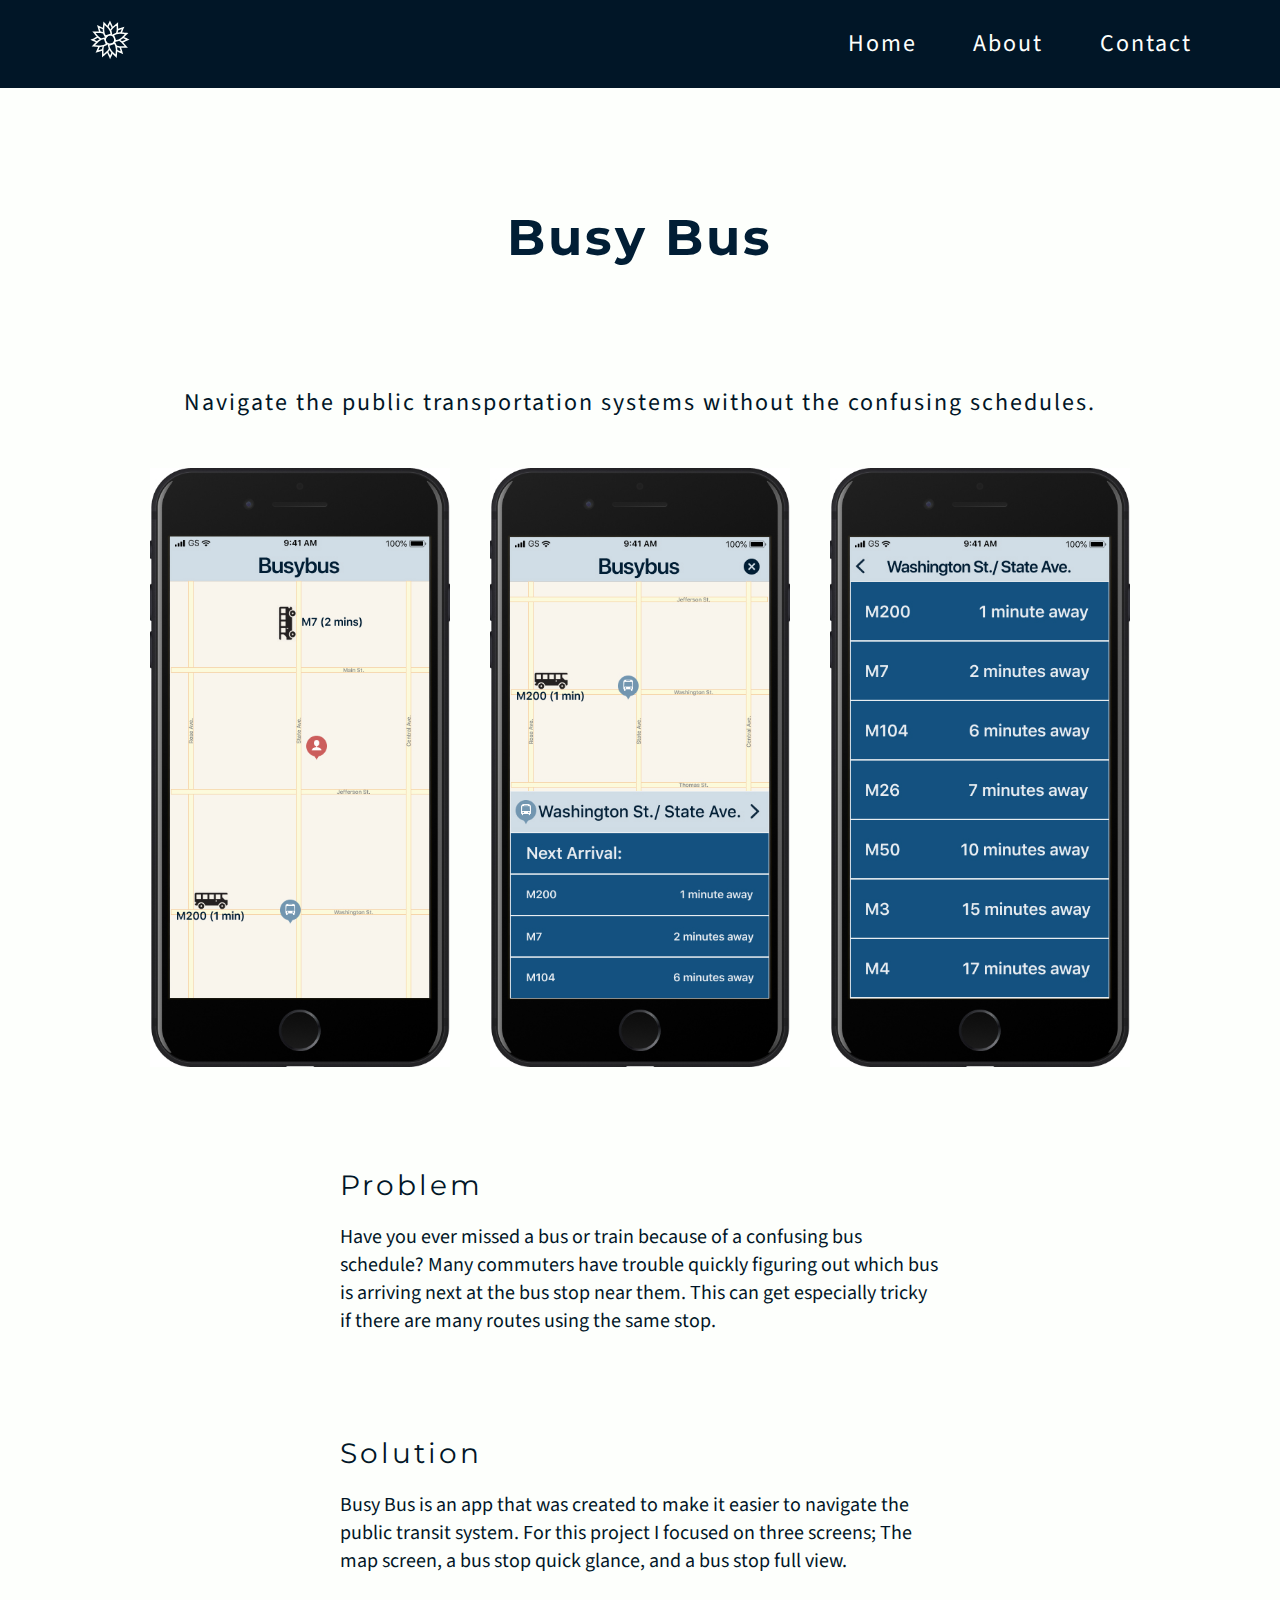
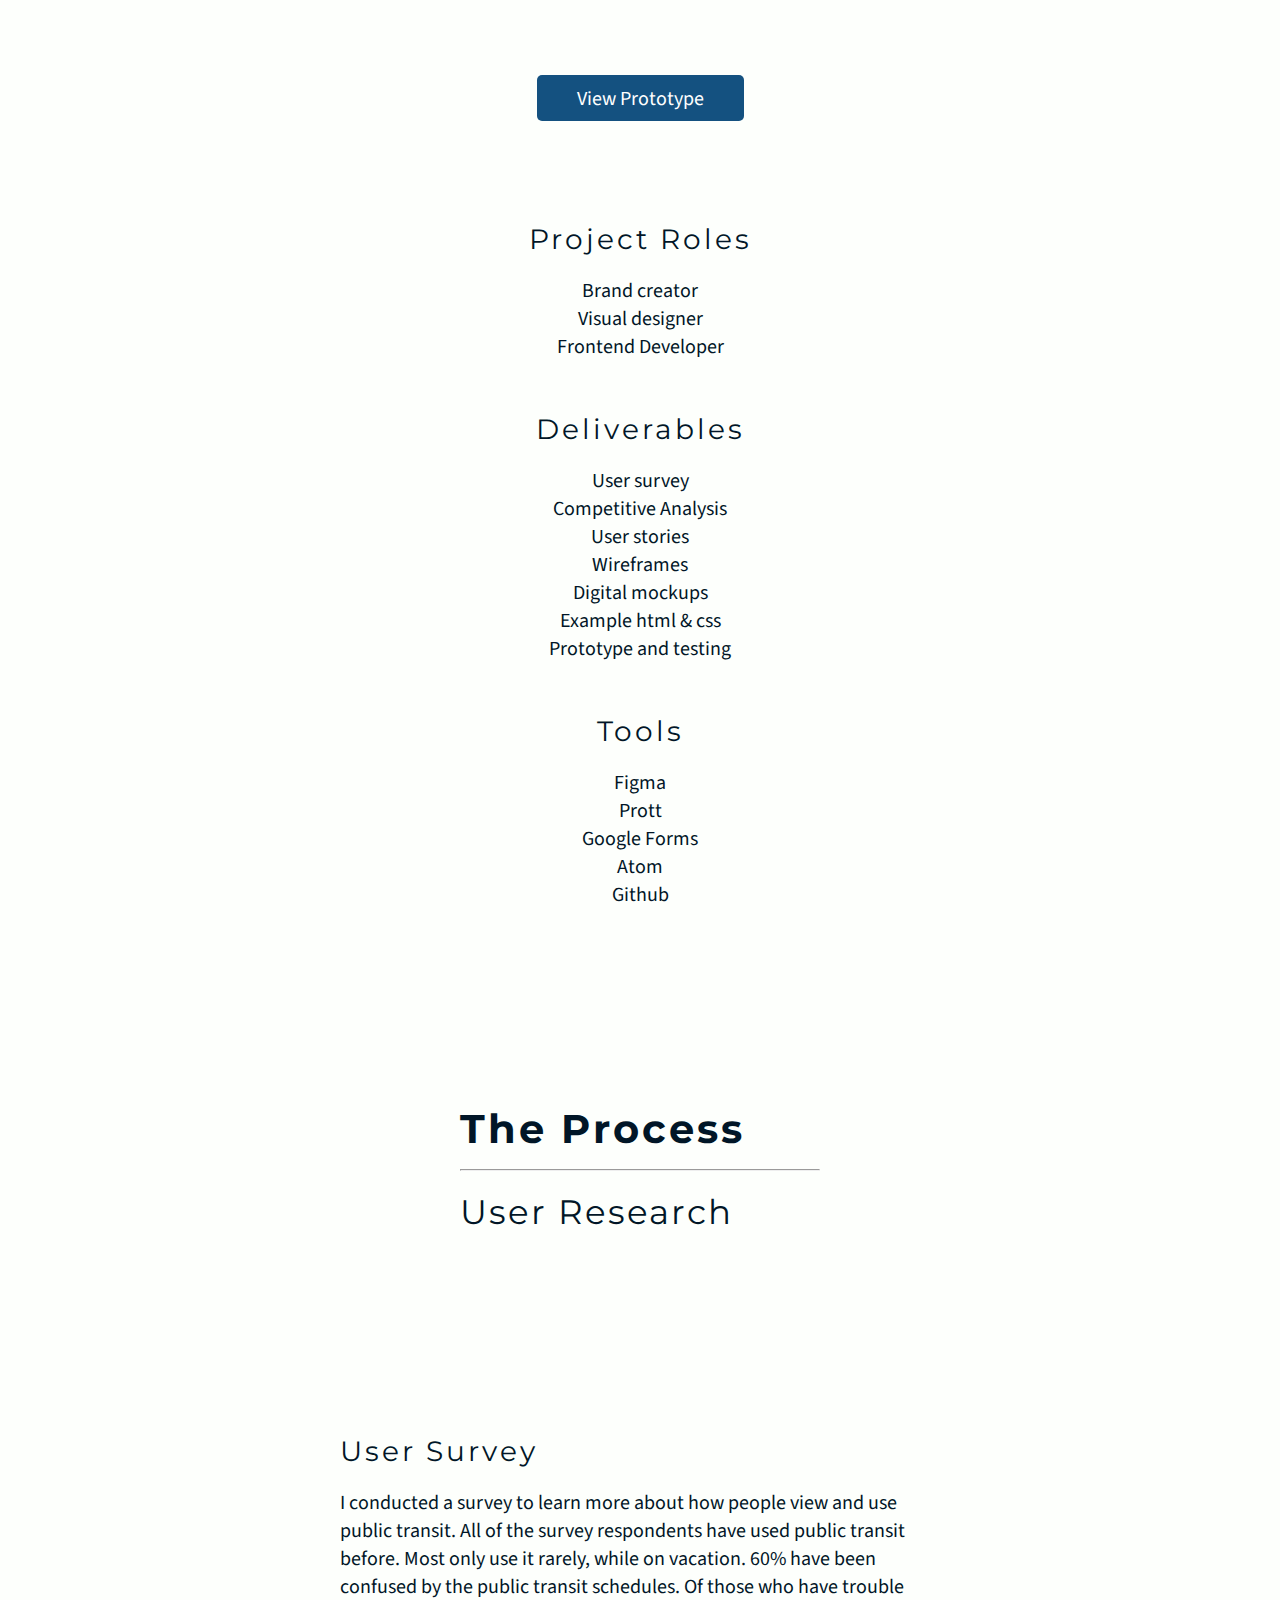
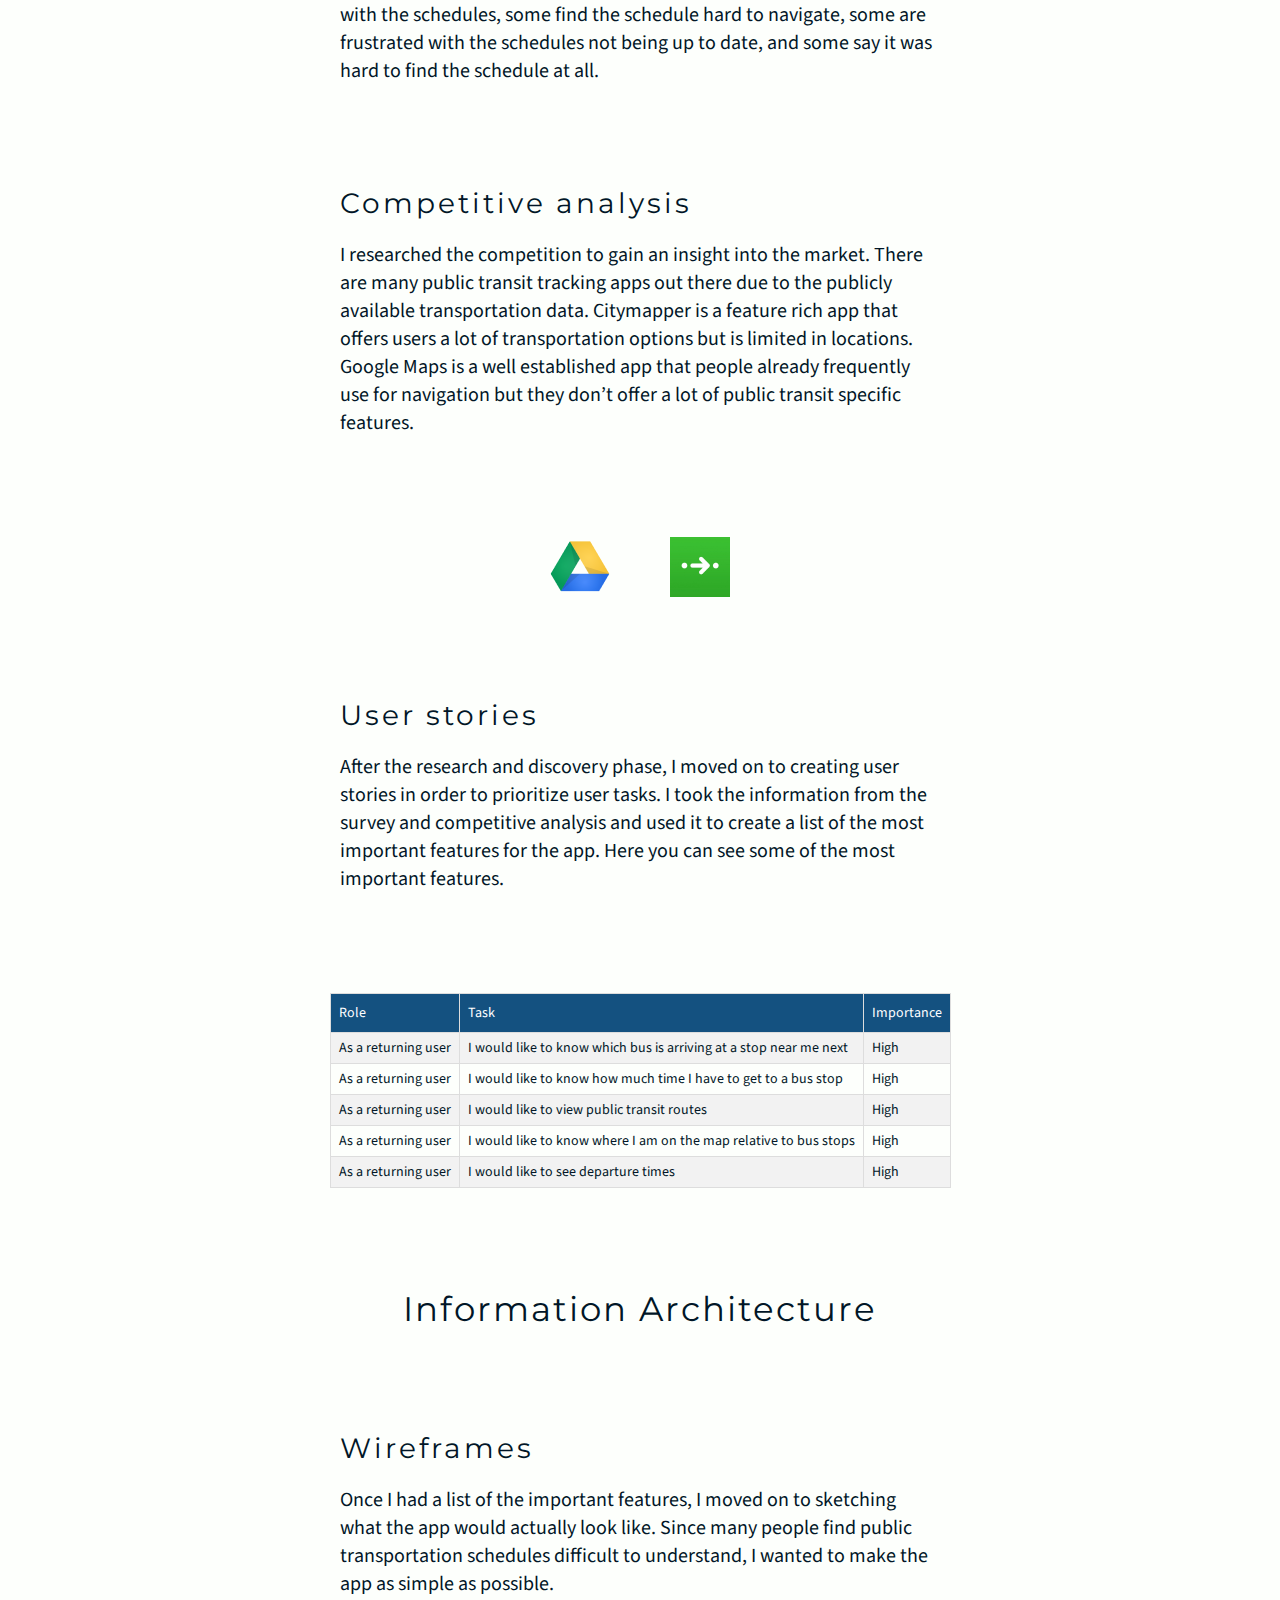
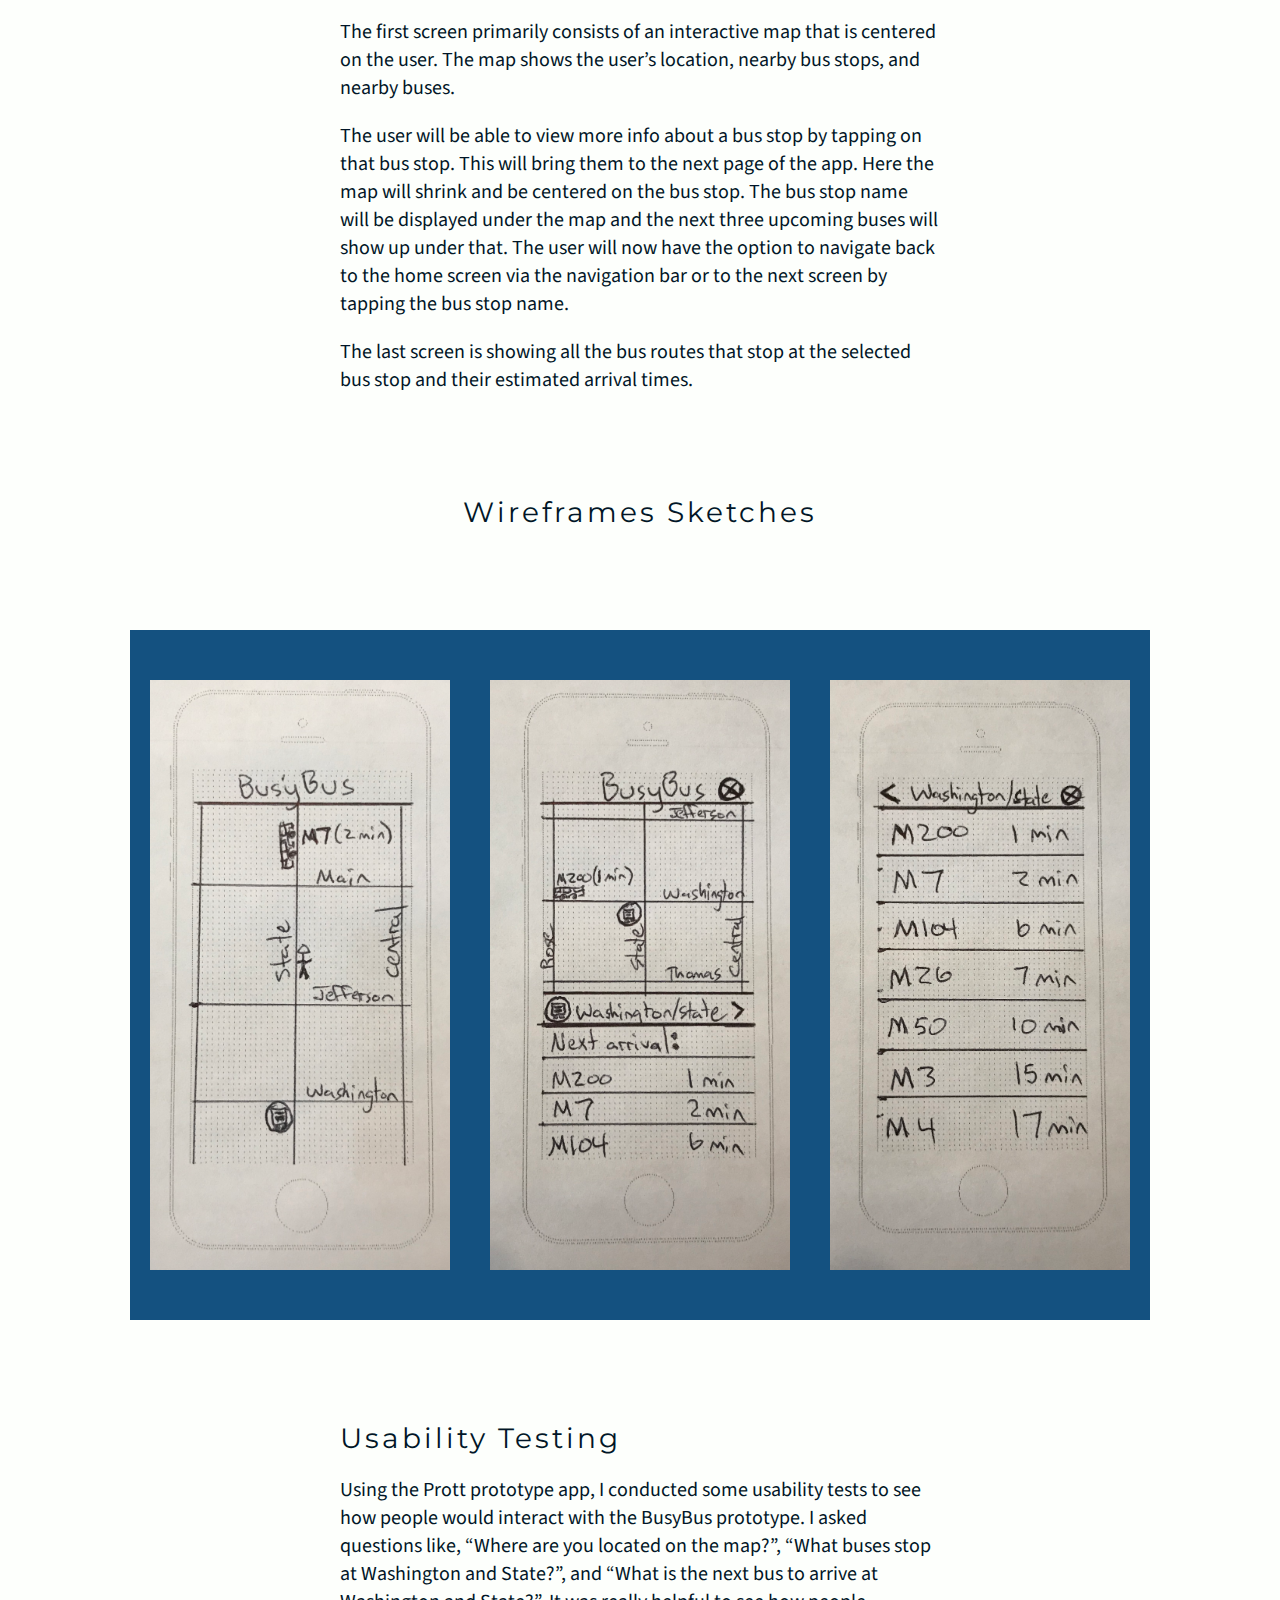
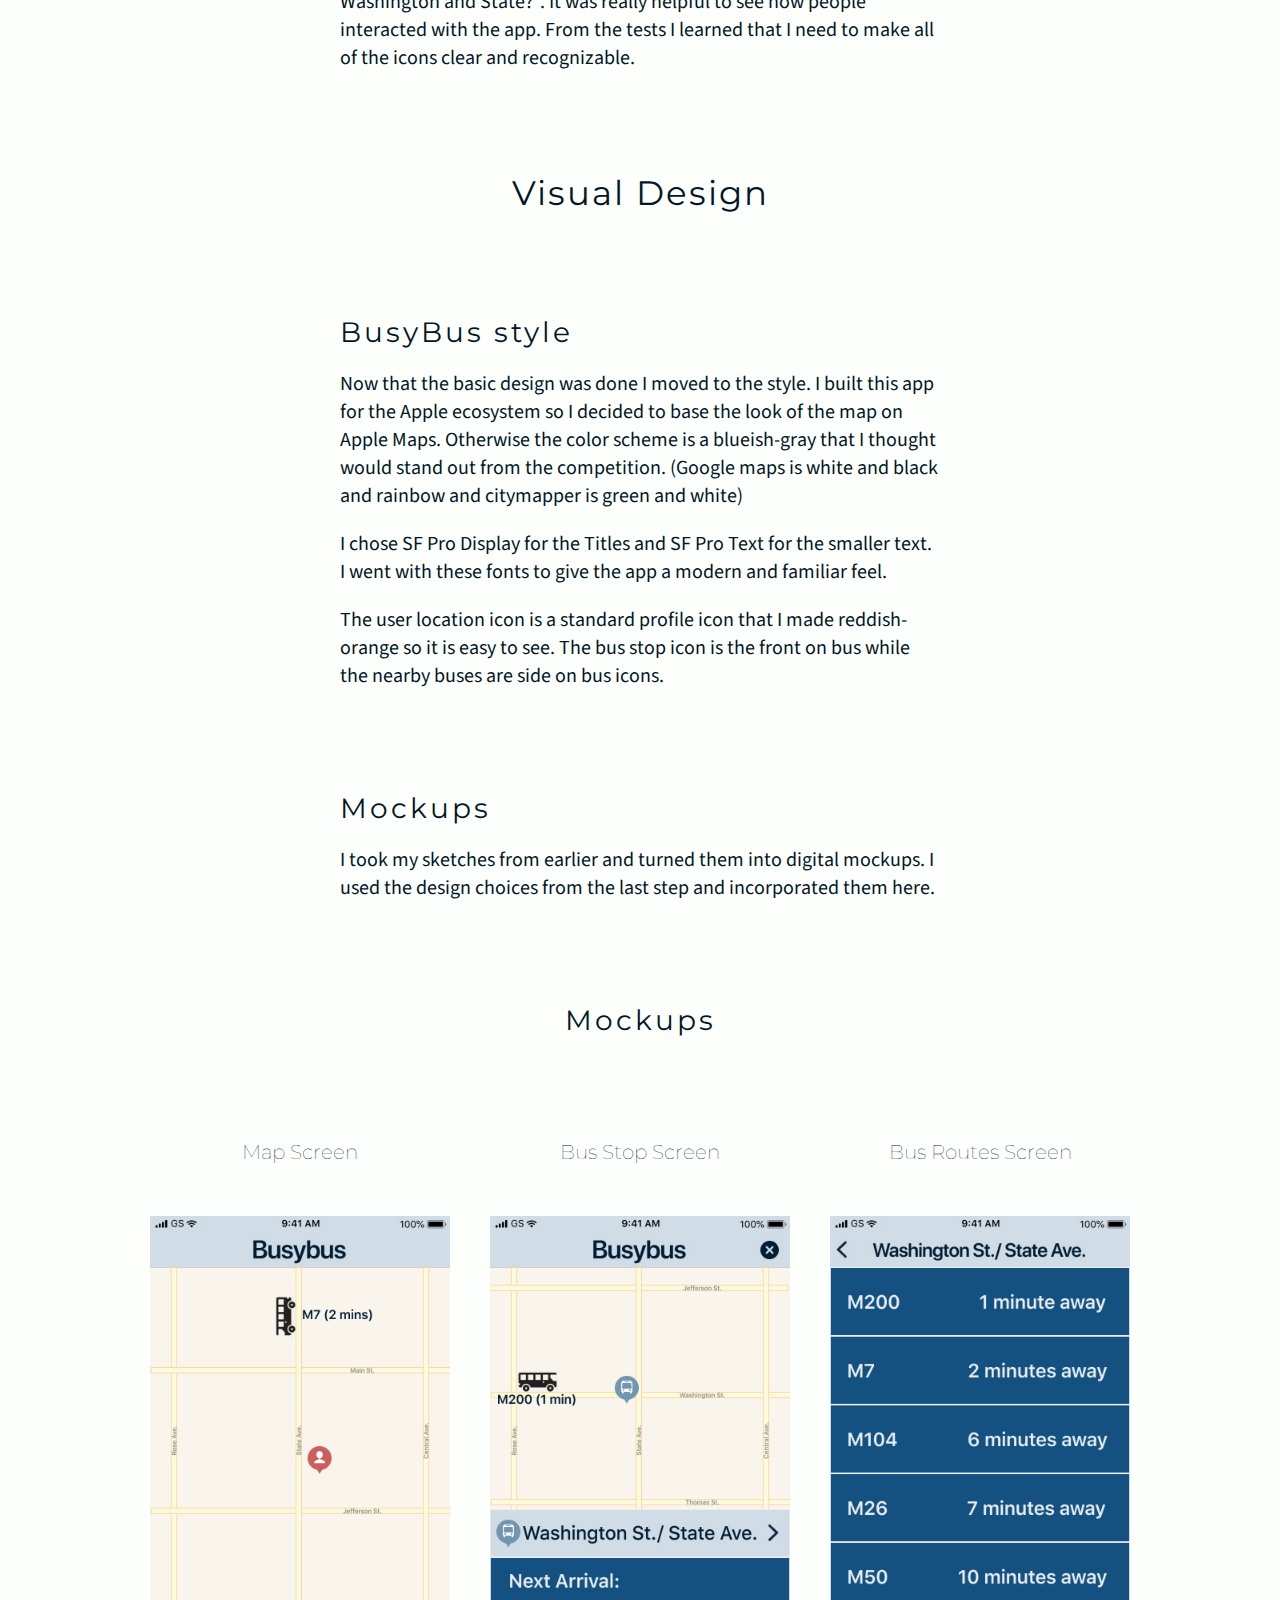
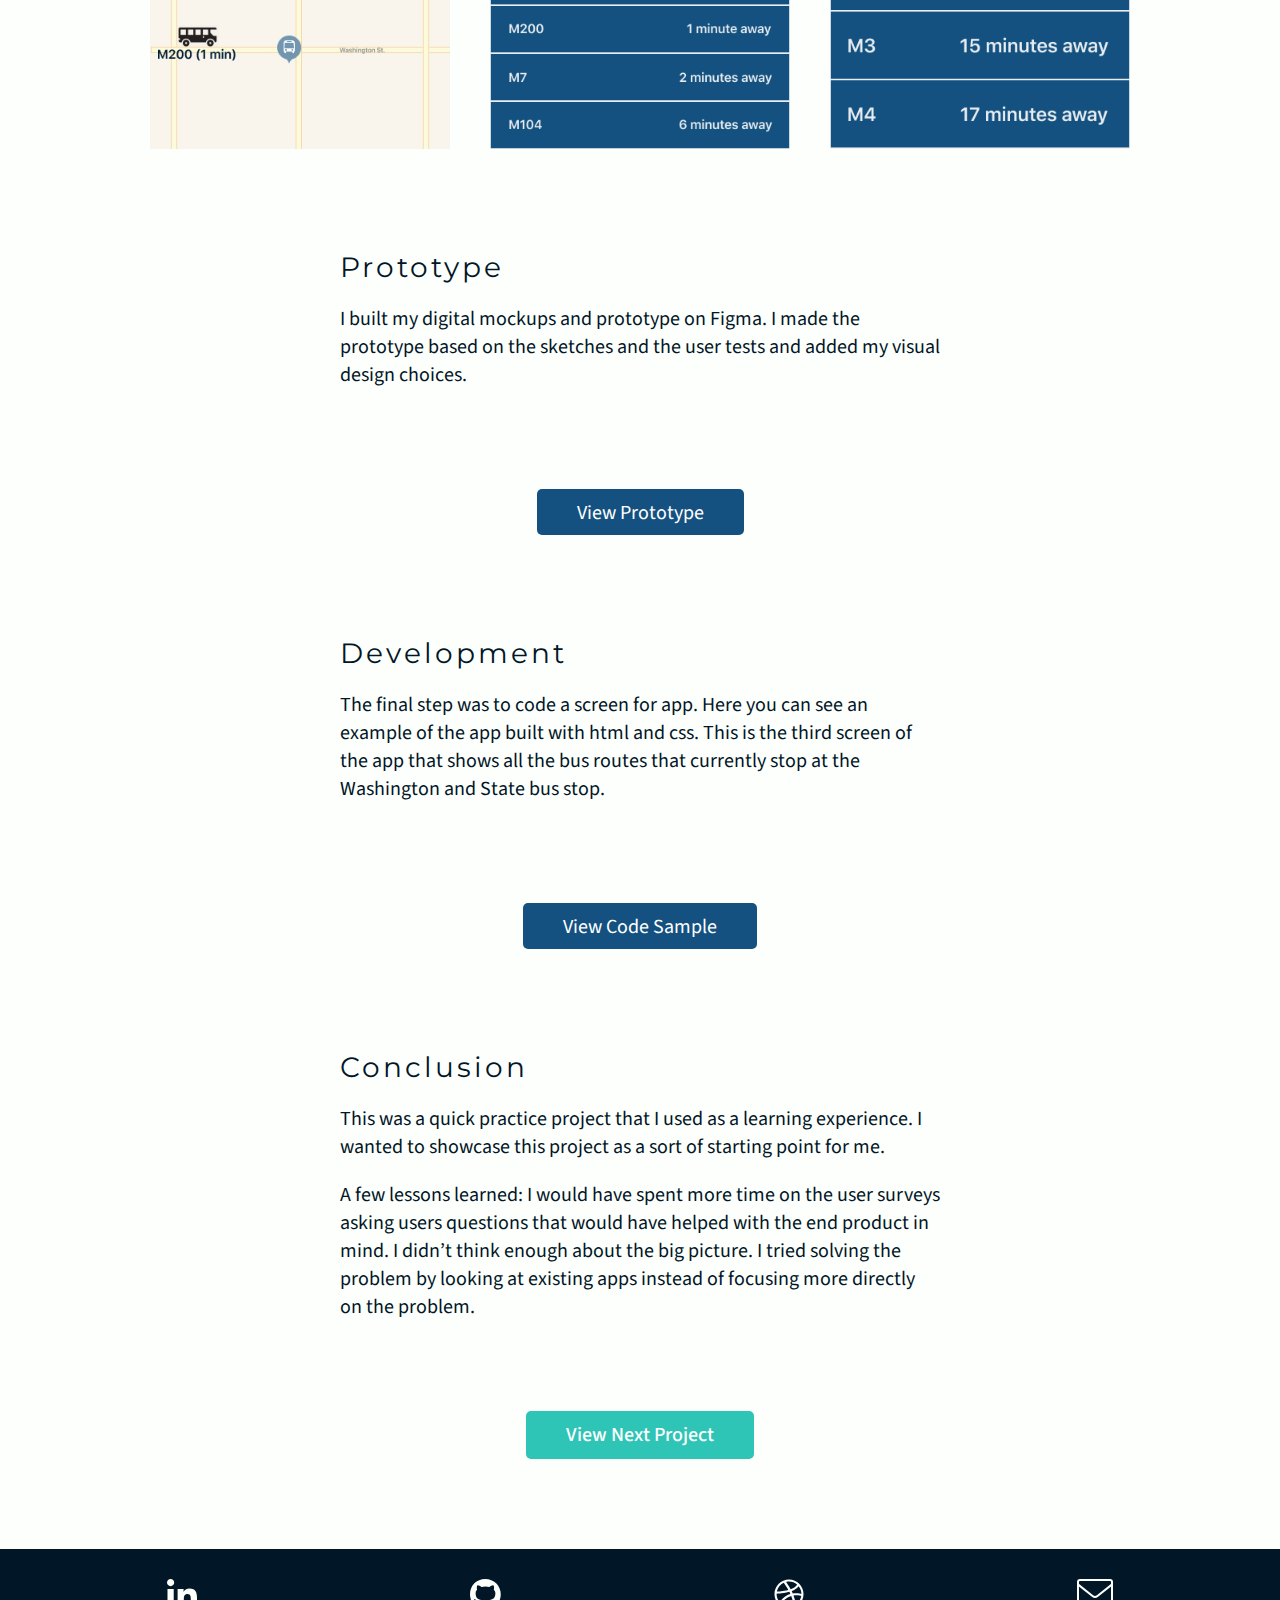
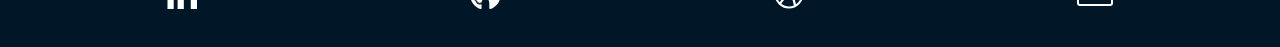
<file: BusyBus.html>
<!DOCTYPE html>
<html>
  <head>
    <meta charset="utf-8">
    <meta http-equiv="X-UA-Compatible" content="IE=edge,chrome=1">
    <title>Busy Bus Case Study</title>
    <meta name="viewport" content="width=device-width, initial-scale = 1.0">
    <link rel="icon" type="image/png" sizes="16x16" href="images/favicon.png">
    <link rel="stylesheet" href="styles/reset.css">
    <link href="https://fonts.googleapis.com/css?family=Montserrat:500|Source+Sans+Pro&display=swap" rel="stylesheet">
    <link rel="stylesheet" href="styles/style.css">
  </head>
  <body>
    <div class="container">
      <header>
        <a href="index.html">
          <svg class="my-logo" width="40" height="40" viewBox="0 0 40 40" fill="none" xmlns="http://www.w3.org/2000/svg">
          <path d="M18.8784 4.42213C19.2153 3.72837 19.5681 3.00171 19.9206 2.23281C20.2868 3.0809 20.6728 3.87581 21.0491 4.63252C21.1494 4.83427 21.2487 5.03268 21.3465 5.22832C21.8571 6.24862 22.3299 7.19356 22.7151 8.14439C23.5587 10.2269 23.9535 12.2702 23.2145 14.859H16.7204C16.1025 12.3235 16.424 10.284 17.1876 8.20186C17.6027 7.06984 18.147 5.92978 18.7554 4.67548C18.7962 4.59151 18.8372 4.50707 18.8784 4.42213Z" fill="#011627" stroke="#FDFFFC" stroke-width="1.5"/>
          <path d="M4.54048 20.7672C3.82974 20.4279 3.08546 20.0727 2.29794 19.7178C3.16628 19.3494 3.98024 18.9608 4.75536 18.582C4.96157 18.4812 5.1644 18.3814 5.36444 18.283C6.40791 17.7698 7.37529 17.2939 8.34868 16.9063C10.4848 16.0556 12.5838 15.6572 15.2435 16.4059V22.9361C12.6389 23.5622 10.5444 23.2381 8.40823 22.468C7.24916 22.0501 6.08216 21.5024 4.7995 20.8908C4.71365 20.8498 4.62731 20.8086 4.54048 20.7672Z" fill="#011627" stroke="#FDFFFC" stroke-width="1.5"/>
          <path d="M21.1521 35.0742C20.8128 35.785 20.4576 36.5293 20.1027 37.3168C19.7343 36.4484 19.3457 35.6345 18.9669 34.8594C18.8661 34.6531 18.7663 34.4503 18.6679 34.2503C18.1547 33.2068 17.6788 32.2394 17.2912 31.266C16.4405 29.1299 16.0421 27.0309 16.7908 24.3712H23.321C23.9471 26.9758 23.623 29.0703 22.8529 31.2065C22.4351 32.3656 21.8873 33.5326 21.2757 34.8152C21.2347 34.9011 21.1935 34.9874 21.1521 35.0742Z" fill="#011627" stroke="#FDFFFC" stroke-width="1.5"/>
          <path d="M35.4585 18.5099C36.1693 18.8492 36.9136 19.2044 37.7011 19.5593C36.8327 19.9277 36.0188 20.3163 35.2437 20.6951C35.0375 20.7959 34.8346 20.8957 34.6346 20.9941C33.5911 21.5073 32.6237 21.9832 31.6503 22.3708C29.5142 23.2215 27.4153 23.6199 24.7555 22.8712V16.341C27.3601 15.7149 29.4546 16.039 31.5908 16.8091C32.7499 17.227 33.9169 17.7747 35.1995 18.3863C35.2854 18.4273 35.3717 18.4685 35.4585 18.5099Z" fill="#011627" stroke="#FDFFFC" stroke-width="1.5"/>
          <path d="M30.7251 8.72691C31.4671 8.51673 32.2443 8.29658 33.0528 8.04809C32.6634 8.88574 32.3269 9.70286 32.0124 10.4872C31.9285 10.6964 31.8465 10.9025 31.7656 11.1058C31.3437 12.1658 30.9529 13.1475 30.4994 14.0677C29.5063 16.0832 28.2437 17.7376 25.8195 18.9085L21.4982 14.0609C22.9797 11.9124 24.7161 10.7953 26.7785 9.97982C27.8997 9.53646 29.1129 9.18413 30.4541 8.8037C30.5439 8.77823 30.6342 8.75264 30.7251 8.72691Z" fill="#011627" stroke="#FDFFFC" stroke-width="1.5"/>
          <path d="M8.98317 8.90014C8.76347 8.14385 8.53341 7.35187 8.27428 6.52788C9.12708 6.93094 9.95877 7.27998 10.7573 7.60649C10.9698 7.69335 11.1792 7.77837 11.3858 7.86222C12.4633 8.29961 13.4622 8.7051 14.3993 9.17378C16.4557 10.2023 18.1498 11.504 19.3607 13.9876L14.4861 18.3329C12.2856 16.8053 11.1338 15.0261 10.2872 12.9191C9.82786 11.7758 9.46017 10.5402 9.06326 9.17573C9.0367 9.08441 9.01001 8.99254 8.98317 8.90014Z" fill="#011627" stroke="#FDFFFC" stroke-width="1.5"/>
          <path d="M9.35653 30.8201C8.60024 31.0398 7.80826 31.2699 6.98427 31.529C7.38733 30.6762 7.73637 29.8445 8.06288 29.046C8.14974 28.8335 8.23476 28.6241 8.31861 28.4175C8.756 27.34 9.16149 26.3411 9.63017 25.4041C10.6587 23.3476 11.9604 21.6536 14.444 20.4426L18.7893 25.3173C17.2617 27.5177 15.4825 28.6695 13.3755 29.5161C12.2322 29.9755 10.9966 30.3431 9.63212 30.7401C9.5408 30.7666 9.44893 30.7933 9.35653 30.8201Z" fill="#011627" stroke="#FDFFFC" stroke-width="1.5"/>
          <path d="M31.2414 30.4779C31.4611 31.2341 31.6912 32.0261 31.9503 32.8501C31.0975 32.4471 30.2658 32.098 29.4673 31.7715C29.2548 31.6846 29.0454 31.5996 28.8388 31.5158C27.7613 31.0784 26.7624 30.6729 25.8253 30.2042C23.7689 29.1757 22.0749 27.874 20.8639 25.3904L25.7386 21.0451C27.939 22.5727 29.0908 24.3519 29.9374 26.4589C30.3967 27.6022 30.7644 28.8378 31.1613 30.2023C31.1879 30.2936 31.2146 30.3855 31.2414 30.4779Z" fill="#011627" stroke="#FDFFFC" stroke-width="1.5"/>
          <path d="M25.4667 5.3604C26.0635 4.87188 26.6885 4.36018 27.331 3.81001C27.3077 4.73348 27.3248 5.61701 27.349 6.46175C27.3555 6.68697 27.3624 6.90873 27.3692 7.12738C27.4048 8.26772 27.4377 9.32384 27.3886 10.3486C27.2811 12.5929 26.7826 14.6134 25.0259 16.6536L19.1306 13.93C19.633 11.3691 20.7802 9.65251 22.3466 8.08255C23.1982 7.229 24.1704 6.42231 25.2488 5.53883C25.321 5.47968 25.3937 5.42022 25.4667 5.3604Z" fill="#011627" stroke="#FDFFFC" stroke-width="1.5"/>
          <path d="M5.59588 14.1853C5.09294 13.5792 4.56627 12.9446 4.00018 12.2922C4.94296 12.3219 5.84485 12.3105 6.7074 12.2917C6.93687 12.2867 7.16284 12.2812 7.3857 12.2757C8.54823 12.2474 9.62598 12.2211 10.6722 12.2775C12.9682 12.4011 15.0407 12.9197 17.1412 14.7148L14.4025 20.643C11.7755 20.119 10.01 18.9464 8.39375 17.3514C7.51678 16.486 6.68707 15.4993 5.77918 14.4061C5.71842 14.333 5.65732 14.2593 5.59588 14.1853Z" fill="#011627" stroke="#FDFFFC" stroke-width="1.5"/>
          <path d="M14.6749 34.14C14.0689 34.6429 13.4342 35.1696 12.7818 35.7357C12.8115 34.7929 12.8002 33.891 12.7813 33.0285C12.7763 32.799 12.7708 32.573 12.7654 32.3502C12.737 31.1876 12.7108 30.1099 12.7671 29.0637C12.8907 26.7677 13.4093 24.6952 15.2044 22.5947L21.1326 25.3334C20.6087 27.9604 19.436 29.7259 17.841 31.3421C16.9756 32.2191 15.989 33.0488 14.8957 33.9567C14.8226 34.0175 14.749 34.0785 14.6749 34.14Z" fill="#011627" stroke="#FDFFFC" stroke-width="1.5"/>
          <path d="M34.6102 25.103C35.1131 25.709 35.6398 26.3437 36.2059 26.9961C35.2631 26.9664 34.3612 26.9777 33.4987 26.9966C33.2692 27.0016 33.0432 27.0071 32.8204 27.0125C31.6578 27.0409 30.5801 27.0671 29.5338 27.0108C27.2379 26.8872 25.1654 26.3686 23.0648 24.5735L25.8035 18.6453C28.4305 19.1692 30.1961 20.3419 31.8123 21.9369C32.6893 22.8023 33.519 23.7889 34.4269 24.8821C34.4876 24.9553 34.5487 25.0289 34.6102 25.103Z" fill="#011627" stroke="#FDFFFC" stroke-width="1.5"/>
          <path d="M13.7825 5.75308C13.864 4.98619 13.9493 4.18292 14.0201 3.34002C14.6522 4.01356 15.2851 4.63033 15.8958 5.21449C16.0586 5.37024 16.2193 5.52319 16.3778 5.67401C17.2042 6.46055 17.9696 7.18901 18.6546 7.95274C20.1548 9.62548 21.2195 11.4136 21.4026 14.0996L15.2938 16.3031C13.8522 14.1276 13.4626 12.1 13.4744 9.8823C13.4809 8.67658 13.606 7.41948 13.7528 6.03314C13.7626 5.94033 13.7725 5.84698 13.7825 5.75308Z" fill="#011627" stroke="#FDFFFC" stroke-width="1.5"/>
          <path d="M5.84078 25.9933C5.05709 25.9154 4.23643 25.8337 3.37522 25.7671C4.06705 25.1259 4.70088 24.4842 5.30147 23.8649C5.46125 23.7001 5.6182 23.5374 5.77298 23.377C6.5804 22.5401 7.32893 21.7643 8.11306 21.0693C9.83382 19.5443 11.6731 18.4574 14.429 18.2592L16.6448 24.402C14.4072 25.8747 12.3269 26.2805 10.0562 26.2809C8.82409 26.2811 7.54048 26.1619 6.12637 26.0217C6.03172 26.0123 5.93653 26.0029 5.84078 25.9933Z" fill="#011627" stroke="#FDFFFC" stroke-width="1.5"/>
          <path d="M26.3211 33.8156C26.2431 34.5993 26.1615 35.4199 26.0949 36.2811C25.4537 35.5893 24.812 34.9555 24.1926 34.3549C24.0279 34.1951 23.8652 34.0382 23.7048 33.8834C22.8679 33.076 22.092 32.3274 21.3971 31.5433C19.8721 29.8226 18.7852 27.9833 18.587 25.2273L24.7298 23.0116C26.2025 25.2492 26.6083 27.3295 26.6087 29.6002C26.6089 30.8323 26.4897 32.1159 26.3495 33.53C26.3401 33.6247 26.3306 33.7198 26.3211 33.8156Z" fill="#011627" stroke="#FDFFFC" stroke-width="1.5"/>
          <path d="M34.1592 13.3795C34.9429 13.4575 35.7636 13.5391 36.6248 13.6058C35.933 14.2469 35.2991 14.8886 34.6985 15.508C34.5387 15.6728 34.3818 15.8355 34.227 15.9959C33.4196 16.8328 32.6711 17.6086 31.8869 18.3035C30.1662 19.8285 28.3269 20.9155 25.571 21.1137L23.3552 14.9709C25.5928 13.4981 27.6731 13.0923 29.9438 13.092C31.1759 13.0917 32.4595 13.211 33.8736 13.3512C33.9683 13.3605 34.0635 13.37 34.1592 13.3795Z" fill="#011627" stroke="#FDFFFC" stroke-width="1.5"/>
          </svg>
        </a>
        <div class="menu">
          <div class="line1">
          </div>
          <div class="line2">
          </div>
          <div class="line3">
          </div>
        </div>
        <ul class="menu-items">
          <li><a href="index.html">Home</a></li>
          <li><a href="about.html">About</a></li>
          <li><a href="contact.html">Contact</a></li>
        </ul>
      </header>
      <main class="project-page">
        <button onclick="topFunction()" id="backToTop" title="Go to top">Top</button>
        <h1 class="BusyBus-logo">Busy Bus</h1>
        <div class="BusyBus-intro">
          <h5>Navigate the public transportation systems without the confusing schedules.</h5>
        </div>
        <div class="projects-row">
          <img src="images/Busybus/Map mockup.jpg" class="mobile-projects" alt="Busybus map screen mockup">
          <img src="images/Busybus/Bus stop mockup.jpg" class="mobile-projects" alt="Busybus bus stop screen mockup">
          <img src="images/Busybus/Bus routes mockup.jpg" class="mobile-projects" alt="Busybus bus routes screen mockup">
        </div>
        <div class="margins">
          <h3 class="botmargsml">Problem</h3>
          <p>Have you ever missed a bus or train because of a confusing bus schedule? Many commuters have trouble quickly figuring out which bus is arriving next at the bus stop near them. This can get especially tricky if there are many routes using the same stop.</p>
        </div>
        <div class="margins">
          <h3 class="botmargsml">Solution</h3>
          <p class="botmarglrg">Busy Bus is an app that was created to make it easier to navigate the public transit system. For this project I focused on three screens; The map screen, a bus stop quick glance, and a bus stop full view.</p>
        </div>
        <div class="center">
          <a href="https://www.figma.com/proto/OrGjKobNqq7tkUnHOUxkqw/BusyBus-Prototype?node-id=1%3A2&viewport=376%2C360%2C0.5236514806747437&scaling=min-zoom" class="BusyBus-btn" target="_blank" title="Prototype">View Prototype</a>
        </div>
        <div class="topmarglrg">
          <h3 class="center botmargsml">Project Roles</h3>
          <ul class="centerli">
            <li>Brand creator</li>
            <li>Visual designer</li>
            <li class="botmargmed">Frontend Developer</li>
          </ul>
        </div>
        <div>
          <h3 class="center botmargsml">Deliverables</h3>
          <ul class="centerli">
            <li>User survey</li>
            <li>Competitive Analysis</li>
            <li>User stories</li>
            <li>Wireframes</li>
            <li>Digital mockups</li>
            <li>Example html & css</li>
            <li class="botmargmed">Prototype and testing</li>
          </ul>
        </div>
        <div>
          <h3 class="center botmargsml">Tools</h3>
          <ul class="centerli">
            <li>Figma</li>
            <li>Prott</li>
            <li>Google Forms</li>
            <li>Atom</li>
            <li class="botmarglrg">Github</li>
          </ul>
        </div>
        <div class="topnbotmarg">
          <h1 class="botmargsml">The Process</h1>
          <hr class="process-line botmargsml">
          <h2>User Research</h2>
        </div>
        <div class="margins">
          <h3 class="botmargsml">User Survey</h3>
          <p>I conducted a survey to learn more about how people view and use public transit. All of the survey respondents have used public transit before. Most only use it rarely, while on vacation. 60% have been confused by the public transit schedules. Of those who have trouble with the schedules, some find the schedule hard to navigate, some are frustrated with the schedules not being up to date, and some say it was hard to find the schedule at all.</p>
        </div>
        <div class="margins">
          <h3 class="botmargsml">Competitive analysis</h3>
          <p class="botmarglrg">I researched the competition to gain an insight into the market. There are many public transit tracking apps out there due to the publicly available transportation data. Citymapper is a feature rich app that offers users a lot of transportation options but is limited in locations. Google Maps is a well established app that people already frequently use for navigation but they don’t offer a lot of public transit specific features.</p>
          <div class="center">
            <img src="images/Busybus/Busybus competition.png" alt="Competition logos">
          </div>
        </div>
        <div class="margins">
          <h3 class="botmargsml">User stories</h3>
          <p>After the research and discovery phase, I moved on to creating user stories in order to prioritize user tasks. I took the information from the survey and competitive analysis and used it to create a list of the most important features for the app. Here you can see some of the most important features.</p>
        </div>
        <div class="center topmarglrg">
          <table class="user-story-chart BusyBus-chart-color">
            <tr>
              <th>Role</th>
              <th>Task</th>
              <th>Importance</th>
            </tr>
            <tr>
              <td>As a returning user</td>
              <td>I would like to know which bus is arriving at a stop near me next</td>
              <td>High</td>
            </tr>
            <tr>
              <td>As a returning user</td>
              <td>I would like to know how much time I have to get to a bus stop</td>
              <td>High</td>
            </tr>
            <tr>
              <td>As a returning user</td>
              <td>I would like to view public transit routes</td>
              <td>High</td>
            </tr>
            <tr>
              <td>As a returning user</td>
              <td>I would like to know where I am on the map relative to bus stops</td>
              <td>High</td>
            </tr>
            <tr>
              <td>As a returning user</td>
              <td>I would like to see departure times</td>
              <td>High</td>
            </tr>
          </table>
        </div>
        <h2 class="text-center topmarglrg">Information Architecture</h2>
        <div class="margins">
          <h3 class="botmargsml">Wireframes</h3>
          <p class="botmargsml">Once I had a list of the important features, I moved on to sketching what the app would actually look like. Since many people find public transportation schedules difficult to understand, I wanted to make the app as simple as possible.</p>
          <p class="botmargsml">The first screen primarily consists of an interactive map that is centered on the user. The map shows the user’s location, nearby bus stops, and nearby buses.</p>
          <p class="botmargsml">The user will be able to view more info about a bus stop by tapping on that bus stop. This will bring them to the next page of the app. Here the map will shrink and be centered on the bus stop. The bus stop name will be displayed under the map and the next three upcoming buses will show up under that. The user will now have the option to navigate back to the home screen via the navigation bar or to the next screen by tapping the bus stop name.</p>
          <p>The last screen is showing all the bus routes that stop at the selected bus stop and their estimated arrival times.</p>
        </div>
        <h3 class="topnbotmarg">Wireframes Sketches</h3>
        <div class="BusyBus-background">
          <img src="images/Busybus/sketches 1.jpg" class="mobile-projects" alt="Busybus sketch of the map screen">
          <img src="images/Busybus/sketches 2.jpg" class="mobile-projects" alt="Busybus sketch of the bus stop screen">
          <img src="images/Busybus/sketches 3.jpg" class="mobile-projects" alt="Busybus sketch of the bus routes screen">
        </div>
        <div class="margins">
          <h3 class="botmargsml">Usability Testing</h3>
          <p>Using the Prott prototype app, I conducted some usability tests to see how people would interact with the BusyBus prototype. I asked questions like, “Where are you located on the map?”, “What buses stop at Washington and State?”, and “What is the next bus to arrive at Washington and State?”. It was really helpful to see how people interacted with the app. From the tests I learned that I need to make all of the icons clear and recognizable.</p>
        </div>
        <h2 class="topmarglrg">Visual Design</h2>
        <div class="margins">
          <h3 class="botmargsml">BusyBus style</h3>
          <p class="botmargsml">Now that the basic design was done I moved to the style. I built this app for the Apple ecosystem so I decided to base the look of the map on Apple Maps. Otherwise the color scheme is a blueish-gray that I thought would stand out from the competition. (Google maps is white and black and rainbow and citymapper is green and white)</p>
          <p class="botmargsml">I chose SF Pro Display for the Titles and SF Pro Text for the smaller text. I went with these fonts to give the app a modern and familiar feel.</p>
          <p>The user location icon is a standard profile icon that I made reddish-orange so it is easy to see. The bus stop icon is the front on bus while the nearby buses are side on bus icons.</p>
        </div>
        <div class="margins">
          <h3 class="botmargsml">Mockups</h3>
          <p>I took my sketches from earlier and turned them into digital mockups. I used the design choices from the last step and incorporated them here.</p>
        </div>
        <h3 class="topmarglrg">Mockups</h3>
        <div class="projects-row">
          <div class="topmarglrg">
            <h4 class="center">Map Screen</h4>
            <img src="images/Busybus/Map.jpg" class="mobile-projects" alt="Busybus mockup of the map screen">
          </div>
          <div class="topmarglrg">
            <h4 class="center">Bus Stop Screen</h4>
            <img src="images/Busybus/Bus Stop.jpg" class="mobile-projects" alt="Busybus mockup of the bus stop screen">
          </div>
          <div class="topmarglrg">
            <h4 class="center">Bus Routes Screen</h4>
            <img src="images/Busybus/Bus Routes.jpg" class="mobile-projects" alt="Busybus mockup of the bus routes screen">
          </div>
        </div>
        <div class="margins">
          <h3 class="botmargsml">Prototype</h3>
          <p>I built my digital mockups and prototype on Figma. I made the prototype based on the sketches and the user tests and added my visual design choices.</p>
          <div class="center topmarglrg">
            <a href="https://www.figma.com/proto/OrGjKobNqq7tkUnHOUxkqw/BusyBus-Prototype?node-id=1%3A2&viewport=376%2C360%2C0.5236514806747437&scaling=min-zoom" class="BusyBus-btn" target="_blank" title="Prototype">View Prototype</a>
          </div>
        </div>
        <div class="margins">
          <h3 class="botmargsml">Development</h3>
          <p>The final step was to code a screen for app. Here you can see an example of the app built with html and css. This is the third screen of the app that shows all the bus routes that currently stop at the Washington and State bus stop.</p>
          <div class="center topmarglrg">
            <a href="https://seanv57.github.io/busybus/" class="BusyBus-btn" target="_blank" title="Prototype">View Code Sample</a>
          </div>
        </div>
        <div class="topmarglrg">
          <h3 class="botmargsml">Conclusion</h3>
          <p class="botmargsml">This was a quick practice project that I used as a learning experience. I wanted to showcase this project as a sort of starting point for me.</p>
          <p>A few lessons learned: I would have spent more time on the user surveys asking users questions that would have helped with the end product in mind. I didn’t think enough about the big picture. I tried solving the problem by looking at existing apps instead of focusing more directly on the problem.</p>
        </div>
        <div class="topnbotmarg">
          <a href="MiniProjects.html" class="project-btn">View Next Project</a>
        </div>
      </main>
    </div>
    <footer>
      <ul class="footmedia">
        <li>
          <a href="https://www.linkedin.com/in/sean-valenzuela-b5a9a9a0/" class="light" target="_blank">
            <svg width="30" height="30" viewBox="0 0 30 30" fill="none" xmlns="http://www.w3.org/2000/svg">
              <path d="M6.71533 30H0.495547V9.97054H6.71533V30ZM3.60209 7.23833C1.61321 7.23833 0 5.59097 0 3.60209C1.42356e-08 2.64676 0.379505 1.73055 1.05503 1.05503C1.73055 0.379505 2.64676 0 3.60209 0C4.55742 0 5.47363 0.379505 6.14915 1.05503C6.82467 1.73055 7.20418 2.64676 7.20418 3.60209C7.20418 5.59097 5.5903 7.23833 3.60209 7.23833ZM29.994 30H23.7876V20.2498C23.7876 17.9261 23.7407 14.9461 20.5538 14.9461C17.32 14.9461 16.8245 17.4707 16.8245 20.0824V30H10.6114V9.97054H16.5767V12.7027H16.6638C17.4941 11.129 19.5225 9.46829 22.5487 9.46829C28.8435 9.46829 30.0007 13.6135 30.0007 18.9975V30H29.994Z" fill="#FDFFFC"/>
            </svg>
          </a>
        </li>
        <li>
          <a href="https://github.com/Seanv57" class="light" target="_blank">
            <svg width="31" height="30" viewBox="0 0 31 30" fill="none" xmlns="http://www.w3.org/2000/svg">
              <path d="M10.2914 24.156C10.2914 24.28 10.1487 24.3793 9.96883 24.3793C9.76412 24.3979 9.62144 24.2986 9.62144 24.156C9.62144 24.0319 9.76412 23.9326 9.94402 23.9326C10.1301 23.914 10.2914 24.0133 10.2914 24.156ZM8.36215 23.8768C8.31873 24.0009 8.4428 24.1435 8.6289 24.1808C8.79019 24.2428 8.97629 24.1808 9.01351 24.0567C9.05073 23.9326 8.93286 23.79 8.74676 23.7341C8.58548 23.6907 8.40558 23.7527 8.36215 23.8768ZM11.104 23.7713C10.9241 23.8148 10.8001 23.9326 10.8187 24.0753C10.8373 24.1994 10.9986 24.28 11.1847 24.2366C11.3646 24.1932 11.4887 24.0753 11.47 23.9512C11.4514 23.8334 11.2839 23.7527 11.104 23.7713ZM15.1859 0C6.58178 0 0 6.53216 0 15.1362C0 22.0158 4.32996 27.9028 10.5147 29.9747C11.3088 30.1174 11.5879 29.6273 11.5879 29.2241C11.5879 28.8395 11.5693 26.718 11.5693 25.4152C11.5693 25.4152 7.22694 26.3457 6.31504 23.5666C6.31504 23.5666 5.60785 21.7615 4.5905 21.2962C4.5905 21.2962 3.16993 20.3223 4.68975 20.3409C4.68975 20.3409 6.2344 20.4649 7.08426 21.9414C8.4428 24.3359 10.7194 23.6473 11.6065 23.2379C11.7492 22.2453 12.1524 21.5567 12.5991 21.1473C9.13137 20.7627 5.63267 20.2602 5.63267 14.2926C5.63267 12.5867 6.10412 11.7306 7.09666 10.6388C6.93538 10.2356 6.40809 8.57307 7.25795 6.4267C8.55446 6.02348 11.5383 8.10161 11.5383 8.10161C12.779 7.75422 14.1127 7.57433 15.434 7.57433C16.7553 7.57433 18.0891 7.75422 19.3297 8.10161C19.3297 8.10161 22.3136 6.01728 23.6101 6.4267C24.4599 8.57927 23.9326 10.2356 23.7713 10.6388C24.7639 11.7368 25.3718 12.5929 25.3718 14.2926C25.3718 20.2788 21.718 20.7565 18.2503 21.1473C18.8211 21.6374 19.3049 22.5679 19.3049 24.0257C19.3049 26.1162 19.2863 28.703 19.2863 29.2117C19.2863 29.6149 19.5717 30.105 20.3595 29.9623C26.5629 27.9028 30.7688 22.0158 30.7688 15.1362C30.7688 6.53216 23.79 0 15.1859 0ZM6.02968 21.3955C5.94904 21.4575 5.96765 21.6002 6.07311 21.718C6.17236 21.8173 6.31504 21.8607 6.39568 21.7801C6.47633 21.718 6.45772 21.5753 6.35226 21.4575C6.25301 21.3582 6.11033 21.3148 6.02968 21.3955ZM5.35972 20.893C5.3163 20.9736 5.37833 21.0729 5.5024 21.1349C5.60165 21.1969 5.72572 21.1783 5.76914 21.0915C5.81257 21.0108 5.75053 20.9116 5.62646 20.8496C5.5024 20.8123 5.40314 20.8309 5.35972 20.893ZM7.36961 23.1014C7.27036 23.182 7.30758 23.3681 7.45026 23.486C7.59294 23.6287 7.77283 23.6473 7.85348 23.548C7.93412 23.4674 7.8969 23.2813 7.77283 23.1634C7.63636 23.0207 7.45026 23.0021 7.36961 23.1014ZM6.66243 22.1895C6.56317 22.2515 6.56317 22.4128 6.66243 22.5555C6.76168 22.6982 6.92917 22.7602 7.00982 22.6982C7.10907 22.6175 7.10907 22.4562 7.00982 22.3136C6.92297 22.1709 6.76168 22.1088 6.66243 22.1895Z" fill="#FDFFFC"/>
            </svg>
          </a>
        </li>
        <li>
          <a href="https://dribbble.com/seanv57" class="light" target="_blank">
            <svg width="30" height="30" viewBox="0 0 30 30" fill="none" xmlns="http://www.w3.org/2000/svg">
              <path d="M15 0.46875C6.98742 0.46875 0.46875 6.98742 0.46875 15C0.46875 23.0126 6.98742 29.5312 15 29.5312C23.0126 29.5312 29.5312 23.0126 29.5312 15C29.5312 6.98742 23.0126 0.46875 15 0.46875ZM24.6076 7.16988C26.3363 9.28195 27.3831 11.9721 27.4104 14.9016C27.0012 14.8151 22.8977 13.9828 18.7678 14.5021C18.4307 13.6794 18.1126 12.9557 17.6769 12.0638C22.266 10.1902 24.3459 7.52385 24.6076 7.16988V7.16988ZM23.2278 5.73457C23.0046 6.05256 21.1362 8.56383 16.7227 10.2181C14.6887 6.48123 12.4345 3.41139 12.0914 2.95201C16.0275 2.0032 20.1754 3.02643 23.2278 5.73457V5.73457ZM9.72311 3.78633C10.0504 4.2351 12.2683 7.30875 14.3249 10.9646C8.519 12.5064 3.40535 12.4842 2.85023 12.4768C3.65508 8.62529 6.25066 5.4242 9.72311 3.78633ZM2.58809 15.0189C2.58809 14.892 2.59061 14.7657 2.59441 14.6396C3.13746 14.6508 9.15223 14.7283 15.3506 12.8733C15.7059 13.5687 16.0454 14.2746 16.3569 14.9797C11.8687 16.2438 7.79086 19.8738 5.77893 23.3179C3.79652 21.1175 2.58809 18.2068 2.58809 15.0189ZM7.38146 24.8107C8.67797 22.1603 12.1966 18.7391 17.2005 17.032C18.9431 21.5603 19.6638 25.3554 19.8483 26.4444C15.8574 28.1444 11.0584 27.678 7.38146 24.8107V24.8107ZM21.935 25.3081C21.8078 24.5531 21.1471 20.9196 19.5237 16.4585C23.4132 15.8359 26.8304 16.8551 27.255 16.9891C26.7018 20.4427 24.7195 23.4253 21.935 25.3081Z" fill="#FDFFFC"/>
            </svg>
          </a>
        </li>
        <li>
          <a href="mailto:seanv57@gmail.com" class="light" target="_blank">
            <svg width="36" height="27" viewBox="0 0 36 27" fill="none" xmlns="http://www.w3.org/2000/svg">
            <rect x="1" y="1" width="34" height="25" rx="2" stroke="#FDFFFC" stroke-width="2"/>
            <path d="M0.899414 5.40015L15.5208 16.9434C16.9741 18.0907 19.0248 18.0907 20.478 16.9434L35.0994 5.40015" stroke="#FDFFFC" stroke-width="2"/>
            </svg>
          </a>
        </li>
      </ul>
    </footer>
    <script src="scripts/main.js"></script>
    <!-- Global site tag (gtag.js) - Google Analytics -->
    <script async src="https://www.googletagmanager.com/gtag/js?id=UA-153536015-1"></script>
    <script>
      window.dataLayer = window.dataLayer || [];
      function gtag(){dataLayer.push(arguments);}
      gtag('js', new Date());

      gtag('config', 'UA-153536015-1');
    </script>
  </body>
</html>
</file>
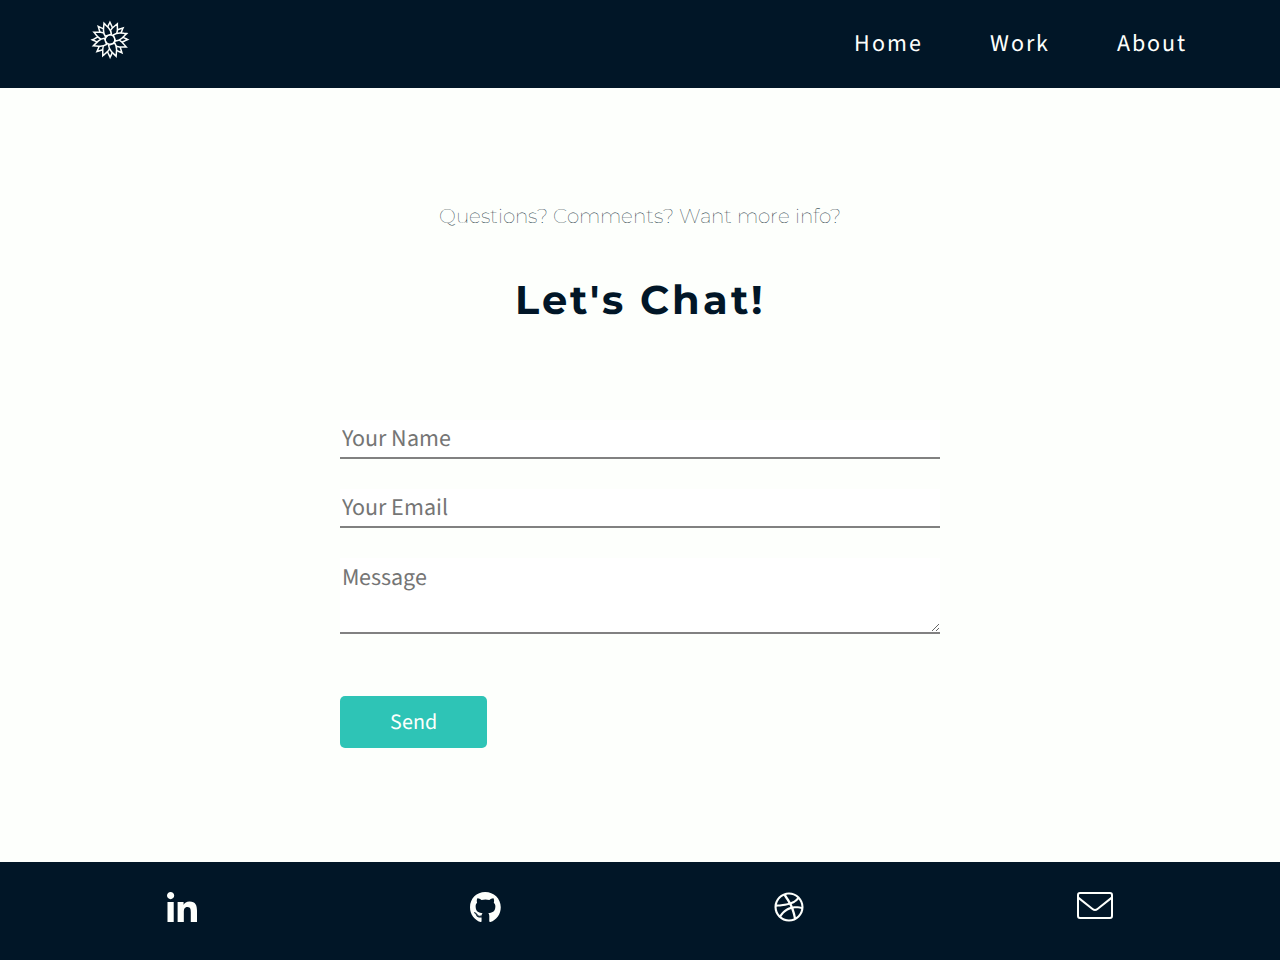
<file: contact.html>
<!DOCTYPE html>
<html lang="en" dir="ltr">
  <head>
    <meta charset="utf-8">
    <meta http-equiv="X-UA-Compatible" content="IE=edge,chrome=1">
    <title>Portfolio | Sean Valenzuela</title>
    <meta name="viewport" content="width=device-width, initial-scale = 1.0">
    <link rel="icon" type="image/png" sizes="16x16" href="images/favicon.png">
    <link rel="stylesheet" href="styles/reset.css">
    <link href="https://fonts.googleapis.com/css?family=Montserrat:300|Source+Sans+Pro&display=swap" rel="stylesheet">
    <link rel="stylesheet" href="styles/style.css">
  </head>
  <body>
    <div class="container">
      <header>
        <a href="index.html">
          <svg class="my-logo" width="40" height="40" viewBox="0 0 40 40" fill="none" xmlns="http://www.w3.org/2000/svg">
          <path d="M18.8784 4.42213C19.2153 3.72837 19.5681 3.00171 19.9206 2.23281C20.2868 3.0809 20.6728 3.87581 21.0491 4.63252C21.1494 4.83427 21.2487 5.03268 21.3465 5.22832C21.8571 6.24862 22.3299 7.19356 22.7151 8.14439C23.5587 10.2269 23.9535 12.2702 23.2145 14.859H16.7204C16.1025 12.3235 16.424 10.284 17.1876 8.20186C17.6027 7.06984 18.147 5.92978 18.7554 4.67548C18.7962 4.59151 18.8372 4.50707 18.8784 4.42213Z" fill="#011627" stroke="#FDFFFC" stroke-width="1.5"/>
          <path d="M4.54048 20.7672C3.82974 20.4279 3.08546 20.0727 2.29794 19.7178C3.16628 19.3494 3.98024 18.9608 4.75536 18.582C4.96157 18.4812 5.1644 18.3814 5.36444 18.283C6.40791 17.7698 7.37529 17.2939 8.34868 16.9063C10.4848 16.0556 12.5838 15.6572 15.2435 16.4059V22.9361C12.6389 23.5622 10.5444 23.2381 8.40823 22.468C7.24916 22.0501 6.08216 21.5024 4.7995 20.8908C4.71365 20.8498 4.62731 20.8086 4.54048 20.7672Z" fill="#011627" stroke="#FDFFFC" stroke-width="1.5"/>
          <path d="M21.1521 35.0742C20.8128 35.785 20.4576 36.5293 20.1027 37.3168C19.7343 36.4484 19.3457 35.6345 18.9669 34.8594C18.8661 34.6531 18.7663 34.4503 18.6679 34.2503C18.1547 33.2068 17.6788 32.2394 17.2912 31.266C16.4405 29.1299 16.0421 27.0309 16.7908 24.3712H23.321C23.9471 26.9758 23.623 29.0703 22.8529 31.2065C22.4351 32.3656 21.8873 33.5326 21.2757 34.8152C21.2347 34.9011 21.1935 34.9874 21.1521 35.0742Z" fill="#011627" stroke="#FDFFFC" stroke-width="1.5"/>
          <path d="M35.4585 18.5099C36.1693 18.8492 36.9136 19.2044 37.7011 19.5593C36.8327 19.9277 36.0188 20.3163 35.2437 20.6951C35.0375 20.7959 34.8346 20.8957 34.6346 20.9941C33.5911 21.5073 32.6237 21.9832 31.6503 22.3708C29.5142 23.2215 27.4153 23.6199 24.7555 22.8712V16.341C27.3601 15.7149 29.4546 16.039 31.5908 16.8091C32.7499 17.227 33.9169 17.7747 35.1995 18.3863C35.2854 18.4273 35.3717 18.4685 35.4585 18.5099Z" fill="#011627" stroke="#FDFFFC" stroke-width="1.5"/>
          <path d="M30.7251 8.72691C31.4671 8.51673 32.2443 8.29658 33.0528 8.04809C32.6634 8.88574 32.3269 9.70286 32.0124 10.4872C31.9285 10.6964 31.8465 10.9025 31.7656 11.1058C31.3437 12.1658 30.9529 13.1475 30.4994 14.0677C29.5063 16.0832 28.2437 17.7376 25.8195 18.9085L21.4982 14.0609C22.9797 11.9124 24.7161 10.7953 26.7785 9.97982C27.8997 9.53646 29.1129 9.18413 30.4541 8.8037C30.5439 8.77823 30.6342 8.75264 30.7251 8.72691Z" fill="#011627" stroke="#FDFFFC" stroke-width="1.5"/>
          <path d="M8.98317 8.90014C8.76347 8.14385 8.53341 7.35187 8.27428 6.52788C9.12708 6.93094 9.95877 7.27998 10.7573 7.60649C10.9698 7.69335 11.1792 7.77837 11.3858 7.86222C12.4633 8.29961 13.4622 8.7051 14.3993 9.17378C16.4557 10.2023 18.1498 11.504 19.3607 13.9876L14.4861 18.3329C12.2856 16.8053 11.1338 15.0261 10.2872 12.9191C9.82786 11.7758 9.46017 10.5402 9.06326 9.17573C9.0367 9.08441 9.01001 8.99254 8.98317 8.90014Z" fill="#011627" stroke="#FDFFFC" stroke-width="1.5"/>
          <path d="M9.35653 30.8201C8.60024 31.0398 7.80826 31.2699 6.98427 31.529C7.38733 30.6762 7.73637 29.8445 8.06288 29.046C8.14974 28.8335 8.23476 28.6241 8.31861 28.4175C8.756 27.34 9.16149 26.3411 9.63017 25.4041C10.6587 23.3476 11.9604 21.6536 14.444 20.4426L18.7893 25.3173C17.2617 27.5177 15.4825 28.6695 13.3755 29.5161C12.2322 29.9755 10.9966 30.3431 9.63212 30.7401C9.5408 30.7666 9.44893 30.7933 9.35653 30.8201Z" fill="#011627" stroke="#FDFFFC" stroke-width="1.5"/>
          <path d="M31.2414 30.4779C31.4611 31.2341 31.6912 32.0261 31.9503 32.8501C31.0975 32.4471 30.2658 32.098 29.4673 31.7715C29.2548 31.6846 29.0454 31.5996 28.8388 31.5158C27.7613 31.0784 26.7624 30.6729 25.8253 30.2042C23.7689 29.1757 22.0749 27.874 20.8639 25.3904L25.7386 21.0451C27.939 22.5727 29.0908 24.3519 29.9374 26.4589C30.3967 27.6022 30.7644 28.8378 31.1613 30.2023C31.1879 30.2936 31.2146 30.3855 31.2414 30.4779Z" fill="#011627" stroke="#FDFFFC" stroke-width="1.5"/>
          <path d="M25.4667 5.3604C26.0635 4.87188 26.6885 4.36018 27.331 3.81001C27.3077 4.73348 27.3248 5.61701 27.349 6.46175C27.3555 6.68697 27.3624 6.90873 27.3692 7.12738C27.4048 8.26772 27.4377 9.32384 27.3886 10.3486C27.2811 12.5929 26.7826 14.6134 25.0259 16.6536L19.1306 13.93C19.633 11.3691 20.7802 9.65251 22.3466 8.08255C23.1982 7.229 24.1704 6.42231 25.2488 5.53883C25.321 5.47968 25.3937 5.42022 25.4667 5.3604Z" fill="#011627" stroke="#FDFFFC" stroke-width="1.5"/>
          <path d="M5.59588 14.1853C5.09294 13.5792 4.56627 12.9446 4.00018 12.2922C4.94296 12.3219 5.84485 12.3105 6.7074 12.2917C6.93687 12.2867 7.16284 12.2812 7.3857 12.2757C8.54823 12.2474 9.62598 12.2211 10.6722 12.2775C12.9682 12.4011 15.0407 12.9197 17.1412 14.7148L14.4025 20.643C11.7755 20.119 10.01 18.9464 8.39375 17.3514C7.51678 16.486 6.68707 15.4993 5.77918 14.4061C5.71842 14.333 5.65732 14.2593 5.59588 14.1853Z" fill="#011627" stroke="#FDFFFC" stroke-width="1.5"/>
          <path d="M14.6749 34.14C14.0689 34.6429 13.4342 35.1696 12.7818 35.7357C12.8115 34.7929 12.8002 33.891 12.7813 33.0285C12.7763 32.799 12.7708 32.573 12.7654 32.3502C12.737 31.1876 12.7108 30.1099 12.7671 29.0637C12.8907 26.7677 13.4093 24.6952 15.2044 22.5947L21.1326 25.3334C20.6087 27.9604 19.436 29.7259 17.841 31.3421C16.9756 32.2191 15.989 33.0488 14.8957 33.9567C14.8226 34.0175 14.749 34.0785 14.6749 34.14Z" fill="#011627" stroke="#FDFFFC" stroke-width="1.5"/>
          <path d="M34.6102 25.103C35.1131 25.709 35.6398 26.3437 36.2059 26.9961C35.2631 26.9664 34.3612 26.9777 33.4987 26.9966C33.2692 27.0016 33.0432 27.0071 32.8204 27.0125C31.6578 27.0409 30.5801 27.0671 29.5338 27.0108C27.2379 26.8872 25.1654 26.3686 23.0648 24.5735L25.8035 18.6453C28.4305 19.1692 30.1961 20.3419 31.8123 21.9369C32.6893 22.8023 33.519 23.7889 34.4269 24.8821C34.4876 24.9553 34.5487 25.0289 34.6102 25.103Z" fill="#011627" stroke="#FDFFFC" stroke-width="1.5"/>
          <path d="M13.7825 5.75308C13.864 4.98619 13.9493 4.18292 14.0201 3.34002C14.6522 4.01356 15.2851 4.63033 15.8958 5.21449C16.0586 5.37024 16.2193 5.52319 16.3778 5.67401C17.2042 6.46055 17.9696 7.18901 18.6546 7.95274C20.1548 9.62548 21.2195 11.4136 21.4026 14.0996L15.2938 16.3031C13.8522 14.1276 13.4626 12.1 13.4744 9.8823C13.4809 8.67658 13.606 7.41948 13.7528 6.03314C13.7626 5.94033 13.7725 5.84698 13.7825 5.75308Z" fill="#011627" stroke="#FDFFFC" stroke-width="1.5"/>
          <path d="M5.84078 25.9933C5.05709 25.9154 4.23643 25.8337 3.37522 25.7671C4.06705 25.1259 4.70088 24.4842 5.30147 23.8649C5.46125 23.7001 5.6182 23.5374 5.77298 23.377C6.5804 22.5401 7.32893 21.7643 8.11306 21.0693C9.83382 19.5443 11.6731 18.4574 14.429 18.2592L16.6448 24.402C14.4072 25.8747 12.3269 26.2805 10.0562 26.2809C8.82409 26.2811 7.54048 26.1619 6.12637 26.0217C6.03172 26.0123 5.93653 26.0029 5.84078 25.9933Z" fill="#011627" stroke="#FDFFFC" stroke-width="1.5"/>
          <path d="M26.3211 33.8156C26.2431 34.5993 26.1615 35.4199 26.0949 36.2811C25.4537 35.5893 24.812 34.9555 24.1926 34.3549C24.0279 34.1951 23.8652 34.0382 23.7048 33.8834C22.8679 33.076 22.092 32.3274 21.3971 31.5433C19.8721 29.8226 18.7852 27.9833 18.587 25.2273L24.7298 23.0116C26.2025 25.2492 26.6083 27.3295 26.6087 29.6002C26.6089 30.8323 26.4897 32.1159 26.3495 33.53C26.3401 33.6247 26.3306 33.7198 26.3211 33.8156Z" fill="#011627" stroke="#FDFFFC" stroke-width="1.5"/>
          <path d="M34.1592 13.3795C34.9429 13.4575 35.7636 13.5391 36.6248 13.6058C35.933 14.2469 35.2991 14.8886 34.6985 15.508C34.5387 15.6728 34.3818 15.8355 34.227 15.9959C33.4196 16.8328 32.6711 17.6086 31.8869 18.3035C30.1662 19.8285 28.3269 20.9155 25.571 21.1137L23.3552 14.9709C25.5928 13.4981 27.6731 13.0923 29.9438 13.092C31.1759 13.0917 32.4595 13.211 33.8736 13.3512C33.9683 13.3605 34.0635 13.37 34.1592 13.3795Z" fill="#011627" stroke="#FDFFFC" stroke-width="1.5"/>
          </svg>
        </a>
        <div class="menu">
          <div class="line1">
          </div>
          <div class="line2">
          </div>
          <div class="line3">
          </div>
        </div>
        <ul class="menu-items">
          <li><a href="index.html">Home</a></li>
          <li><a href="index.html#projects">Work</a></li>
          <li><a href="about.html">About</a></li>
        </ul>
      </header>
      <main class="contactpage">
        <h4 class="sidemarg botmargmed">Questions? Comments? Want more info?</h4>
        <h1 class="botmarglrg">Let's Chat!</h1>
        <form action="https://formspree.io/xnqjjpop" method="POST">
          <input class="contact-input" type="text" name="name" placeholder="Your Name">
          <br>
          <input class="contact-input" type="email" name="_replyto" placeholder="Your Email">
          <br>
          <textarea class="contact-input" name="message" placeholder="Message"></textarea>
          <br>
          <button class="contact-send" type="submit">Send</button>
        </form>
      </main>
    </div>
    <footer>
      <ul class="footmedia">
        <li>
          <a href="https://www.linkedin.com/in/sean-valenzuela-b5a9a9a0/" class="light" target="_blank">
            <svg width="30" height="30" viewBox="0 0 30 30" fill="none" xmlns="http://www.w3.org/2000/svg">
              <path d="M6.71533 30H0.495547V9.97054H6.71533V30ZM3.60209 7.23833C1.61321 7.23833 0 5.59097 0 3.60209C1.42356e-08 2.64676 0.379505 1.73055 1.05503 1.05503C1.73055 0.379505 2.64676 0 3.60209 0C4.55742 0 5.47363 0.379505 6.14915 1.05503C6.82467 1.73055 7.20418 2.64676 7.20418 3.60209C7.20418 5.59097 5.5903 7.23833 3.60209 7.23833ZM29.994 30H23.7876V20.2498C23.7876 17.9261 23.7407 14.9461 20.5538 14.9461C17.32 14.9461 16.8245 17.4707 16.8245 20.0824V30H10.6114V9.97054H16.5767V12.7027H16.6638C17.4941 11.129 19.5225 9.46829 22.5487 9.46829C28.8435 9.46829 30.0007 13.6135 30.0007 18.9975V30H29.994Z" fill="#FDFFFC"/>
            </svg>
          </a>
        </li>
        <li>
          <a href="https://github.com/Seanv57" class="light" target="_blank">
            <svg width="31" height="30" viewBox="0 0 31 30" fill="none" xmlns="http://www.w3.org/2000/svg">
              <path d="M10.2914 24.156C10.2914 24.28 10.1487 24.3793 9.96883 24.3793C9.76412 24.3979 9.62144 24.2986 9.62144 24.156C9.62144 24.0319 9.76412 23.9326 9.94402 23.9326C10.1301 23.914 10.2914 24.0133 10.2914 24.156ZM8.36215 23.8768C8.31873 24.0009 8.4428 24.1435 8.6289 24.1808C8.79019 24.2428 8.97629 24.1808 9.01351 24.0567C9.05073 23.9326 8.93286 23.79 8.74676 23.7341C8.58548 23.6907 8.40558 23.7527 8.36215 23.8768ZM11.104 23.7713C10.9241 23.8148 10.8001 23.9326 10.8187 24.0753C10.8373 24.1994 10.9986 24.28 11.1847 24.2366C11.3646 24.1932 11.4887 24.0753 11.47 23.9512C11.4514 23.8334 11.2839 23.7527 11.104 23.7713ZM15.1859 0C6.58178 0 0 6.53216 0 15.1362C0 22.0158 4.32996 27.9028 10.5147 29.9747C11.3088 30.1174 11.5879 29.6273 11.5879 29.2241C11.5879 28.8395 11.5693 26.718 11.5693 25.4152C11.5693 25.4152 7.22694 26.3457 6.31504 23.5666C6.31504 23.5666 5.60785 21.7615 4.5905 21.2962C4.5905 21.2962 3.16993 20.3223 4.68975 20.3409C4.68975 20.3409 6.2344 20.4649 7.08426 21.9414C8.4428 24.3359 10.7194 23.6473 11.6065 23.2379C11.7492 22.2453 12.1524 21.5567 12.5991 21.1473C9.13137 20.7627 5.63267 20.2602 5.63267 14.2926C5.63267 12.5867 6.10412 11.7306 7.09666 10.6388C6.93538 10.2356 6.40809 8.57307 7.25795 6.4267C8.55446 6.02348 11.5383 8.10161 11.5383 8.10161C12.779 7.75422 14.1127 7.57433 15.434 7.57433C16.7553 7.57433 18.0891 7.75422 19.3297 8.10161C19.3297 8.10161 22.3136 6.01728 23.6101 6.4267C24.4599 8.57927 23.9326 10.2356 23.7713 10.6388C24.7639 11.7368 25.3718 12.5929 25.3718 14.2926C25.3718 20.2788 21.718 20.7565 18.2503 21.1473C18.8211 21.6374 19.3049 22.5679 19.3049 24.0257C19.3049 26.1162 19.2863 28.703 19.2863 29.2117C19.2863 29.6149 19.5717 30.105 20.3595 29.9623C26.5629 27.9028 30.7688 22.0158 30.7688 15.1362C30.7688 6.53216 23.79 0 15.1859 0ZM6.02968 21.3955C5.94904 21.4575 5.96765 21.6002 6.07311 21.718C6.17236 21.8173 6.31504 21.8607 6.39568 21.7801C6.47633 21.718 6.45772 21.5753 6.35226 21.4575C6.25301 21.3582 6.11033 21.3148 6.02968 21.3955ZM5.35972 20.893C5.3163 20.9736 5.37833 21.0729 5.5024 21.1349C5.60165 21.1969 5.72572 21.1783 5.76914 21.0915C5.81257 21.0108 5.75053 20.9116 5.62646 20.8496C5.5024 20.8123 5.40314 20.8309 5.35972 20.893ZM7.36961 23.1014C7.27036 23.182 7.30758 23.3681 7.45026 23.486C7.59294 23.6287 7.77283 23.6473 7.85348 23.548C7.93412 23.4674 7.8969 23.2813 7.77283 23.1634C7.63636 23.0207 7.45026 23.0021 7.36961 23.1014ZM6.66243 22.1895C6.56317 22.2515 6.56317 22.4128 6.66243 22.5555C6.76168 22.6982 6.92917 22.7602 7.00982 22.6982C7.10907 22.6175 7.10907 22.4562 7.00982 22.3136C6.92297 22.1709 6.76168 22.1088 6.66243 22.1895Z" fill="#FDFFFC"/>
            </svg>
          </a>
        </li>
        <li>
          <a href="https://dribbble.com/seanv57" class="light" target="_blank">
            <svg width="30" height="30" viewBox="0 0 30 30" fill="none" xmlns="http://www.w3.org/2000/svg">
              <path d="M15 0.46875C6.98742 0.46875 0.46875 6.98742 0.46875 15C0.46875 23.0126 6.98742 29.5312 15 29.5312C23.0126 29.5312 29.5312 23.0126 29.5312 15C29.5312 6.98742 23.0126 0.46875 15 0.46875ZM24.6076 7.16988C26.3363 9.28195 27.3831 11.9721 27.4104 14.9016C27.0012 14.8151 22.8977 13.9828 18.7678 14.5021C18.4307 13.6794 18.1126 12.9557 17.6769 12.0638C22.266 10.1902 24.3459 7.52385 24.6076 7.16988V7.16988ZM23.2278 5.73457C23.0046 6.05256 21.1362 8.56383 16.7227 10.2181C14.6887 6.48123 12.4345 3.41139 12.0914 2.95201C16.0275 2.0032 20.1754 3.02643 23.2278 5.73457V5.73457ZM9.72311 3.78633C10.0504 4.2351 12.2683 7.30875 14.3249 10.9646C8.519 12.5064 3.40535 12.4842 2.85023 12.4768C3.65508 8.62529 6.25066 5.4242 9.72311 3.78633ZM2.58809 15.0189C2.58809 14.892 2.59061 14.7657 2.59441 14.6396C3.13746 14.6508 9.15223 14.7283 15.3506 12.8733C15.7059 13.5687 16.0454 14.2746 16.3569 14.9797C11.8687 16.2438 7.79086 19.8738 5.77893 23.3179C3.79652 21.1175 2.58809 18.2068 2.58809 15.0189ZM7.38146 24.8107C8.67797 22.1603 12.1966 18.7391 17.2005 17.032C18.9431 21.5603 19.6638 25.3554 19.8483 26.4444C15.8574 28.1444 11.0584 27.678 7.38146 24.8107V24.8107ZM21.935 25.3081C21.8078 24.5531 21.1471 20.9196 19.5237 16.4585C23.4132 15.8359 26.8304 16.8551 27.255 16.9891C26.7018 20.4427 24.7195 23.4253 21.935 25.3081Z" fill="#FDFFFC"/>
            </svg>
          </a>
        </li>
        <li>
          <a href="mailto:seanv57@gmail.com" class="light" target="_blank">
            <svg width="36" height="27" viewBox="0 0 36 27" fill="none" xmlns="http://www.w3.org/2000/svg">
            <rect x="1" y="1" width="34" height="25" rx="2" stroke="#FDFFFC" stroke-width="2"/>
            <path d="M0.899414 5.40015L15.5208 16.9434C16.9741 18.0907 19.0248 18.0907 20.478 16.9434L35.0994 5.40015" stroke="#FDFFFC" stroke-width="2"/>
            </svg>
          </a>
        </li>
      </ul>
    </footer>
    <script src="scripts/main.js"></script>
    <!-- Global site tag (gtag.js) - Google Analytics -->
    <script async src="https://www.googletagmanager.com/gtag/js?id=UA-153536015-1"></script>
    <script>
      window.dataLayer = window.dataLayer || [];
      function gtag(){dataLayer.push(arguments);}
      gtag('js', new Date());

      gtag('config', 'UA-153536015-1');
    </script>
  </body>
</html>
</file>
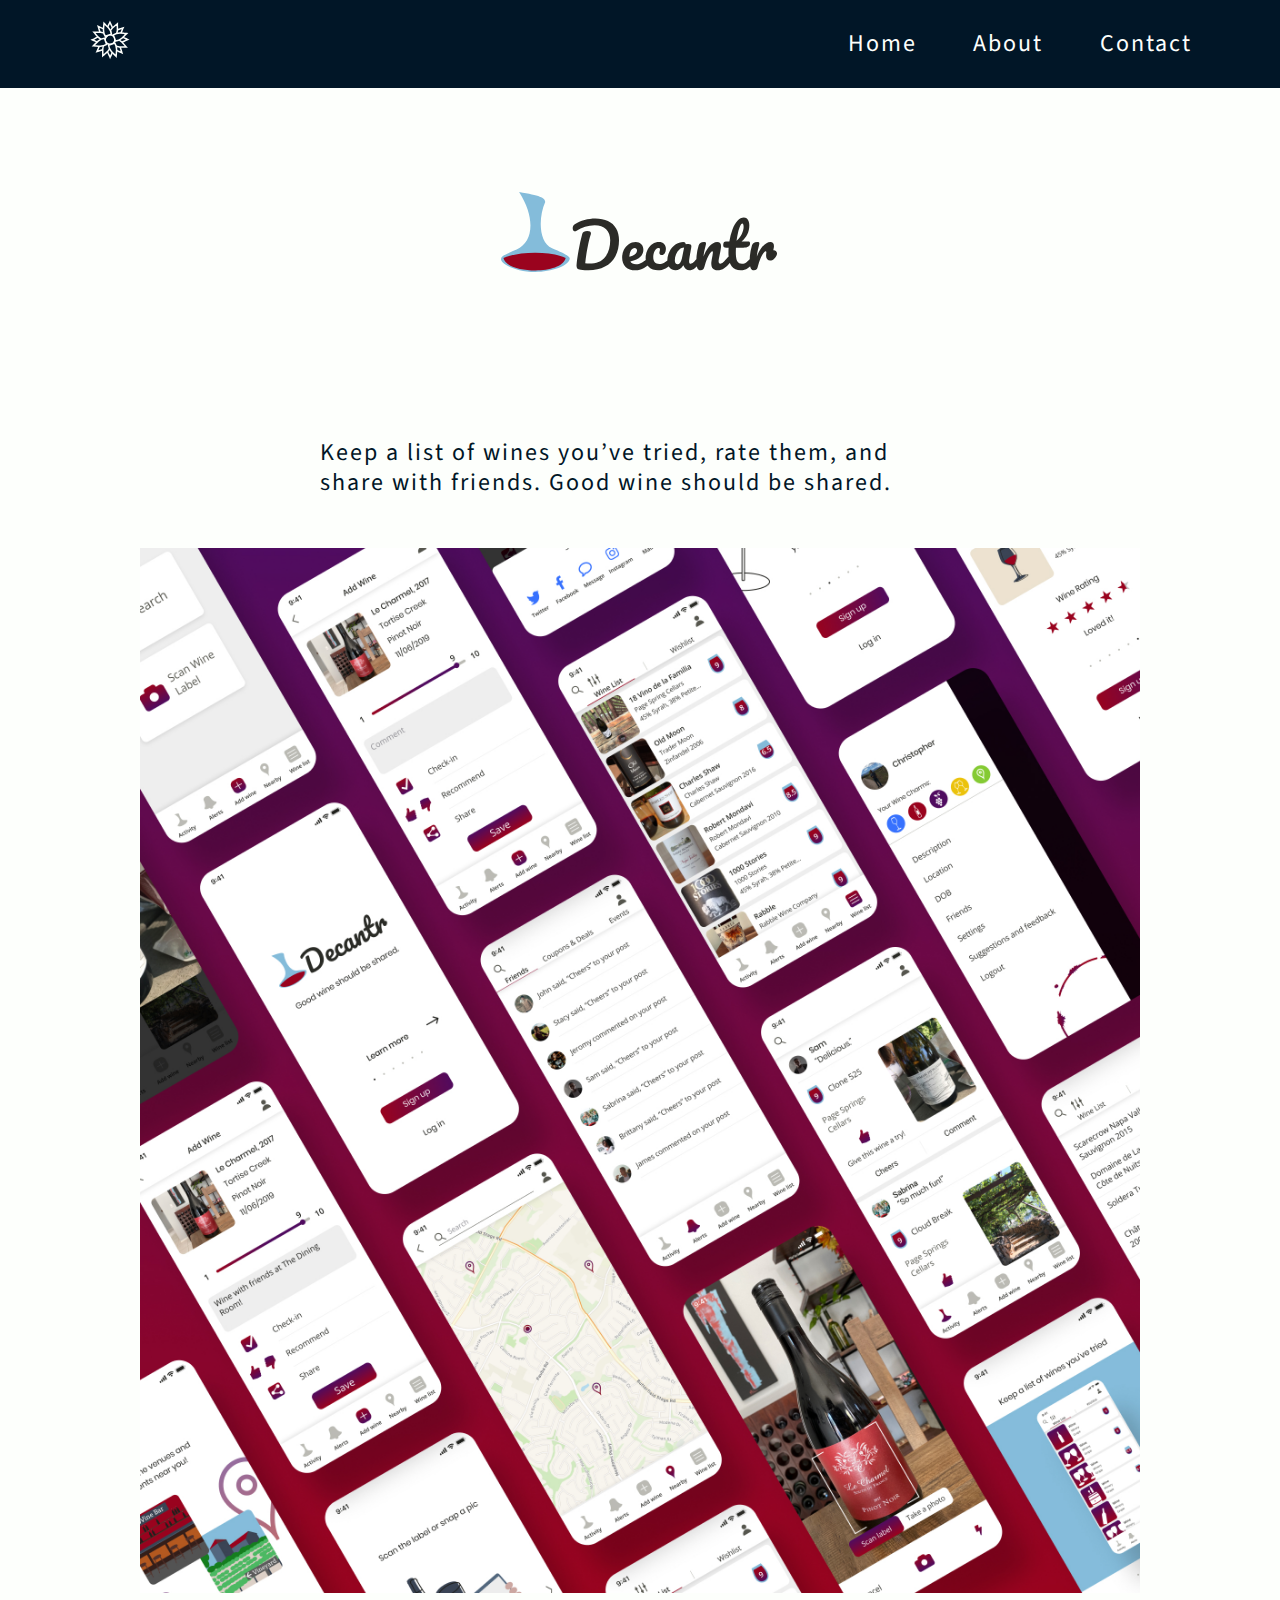
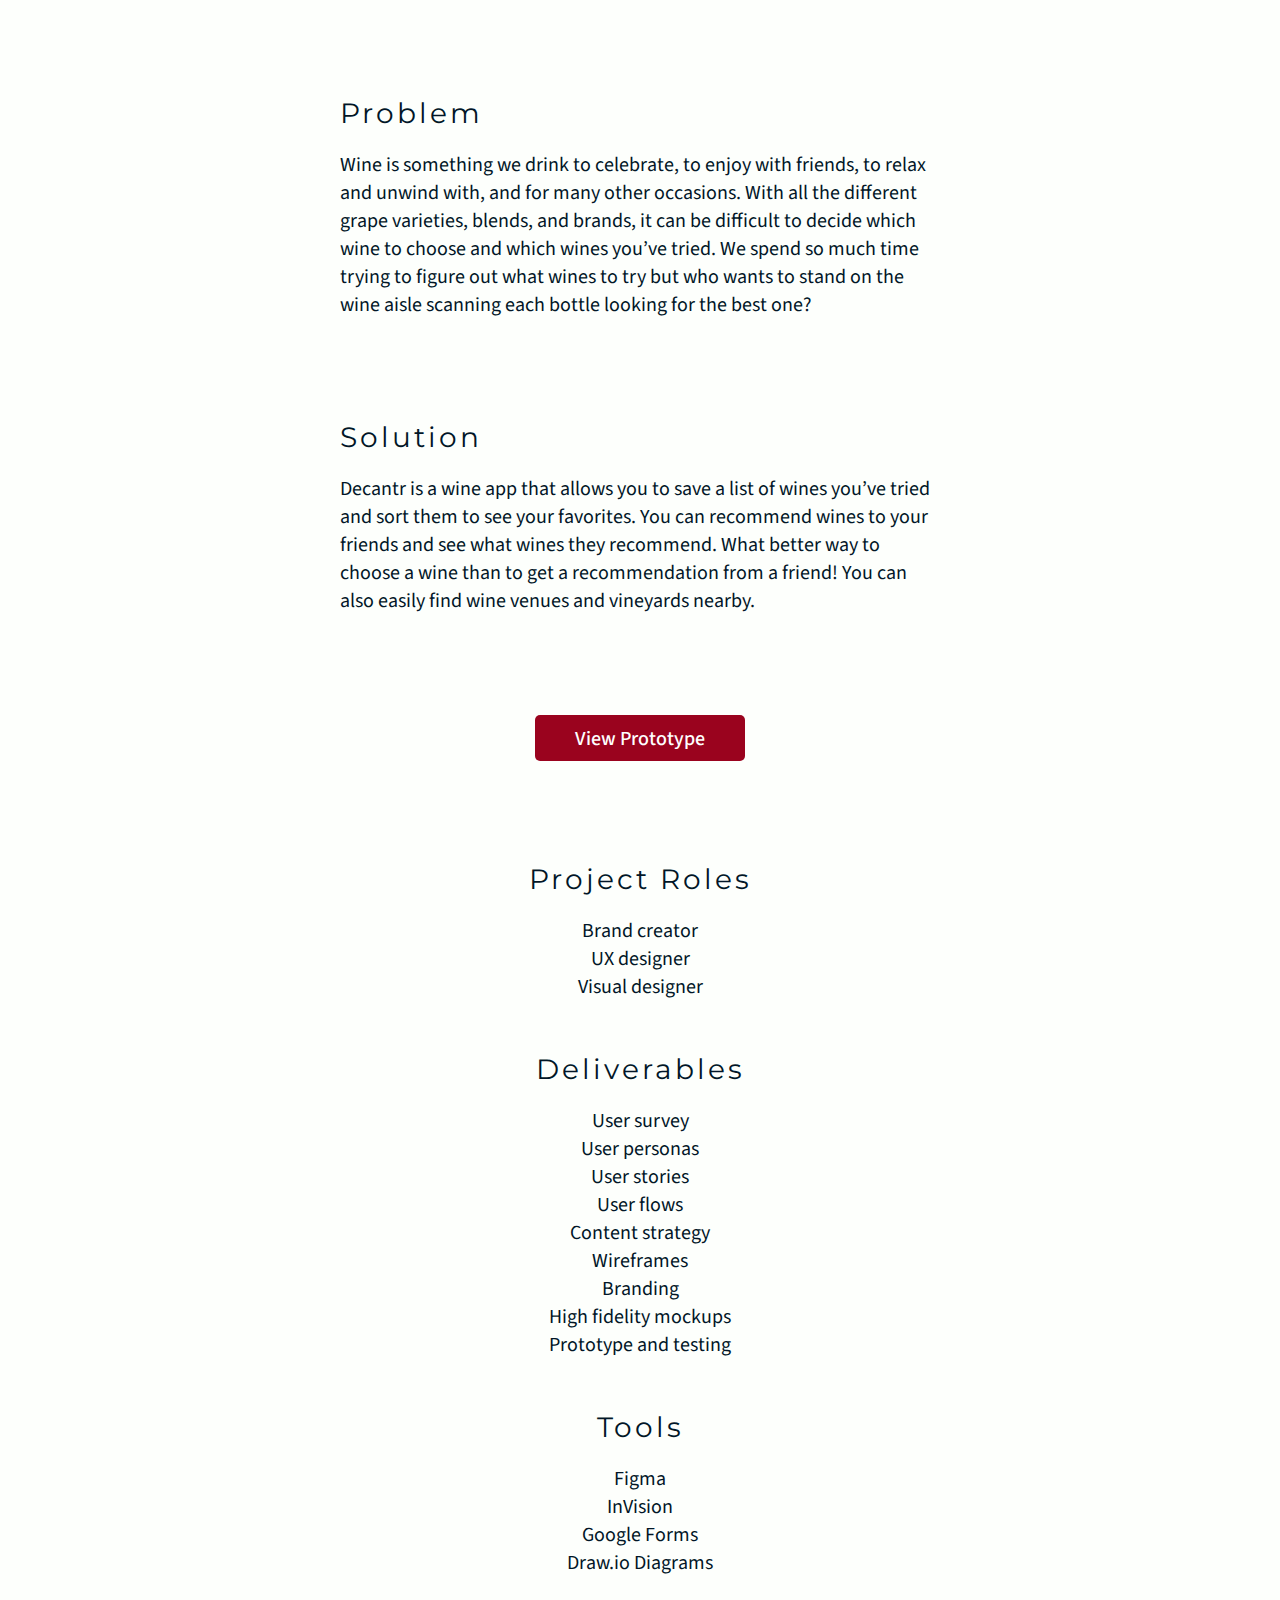
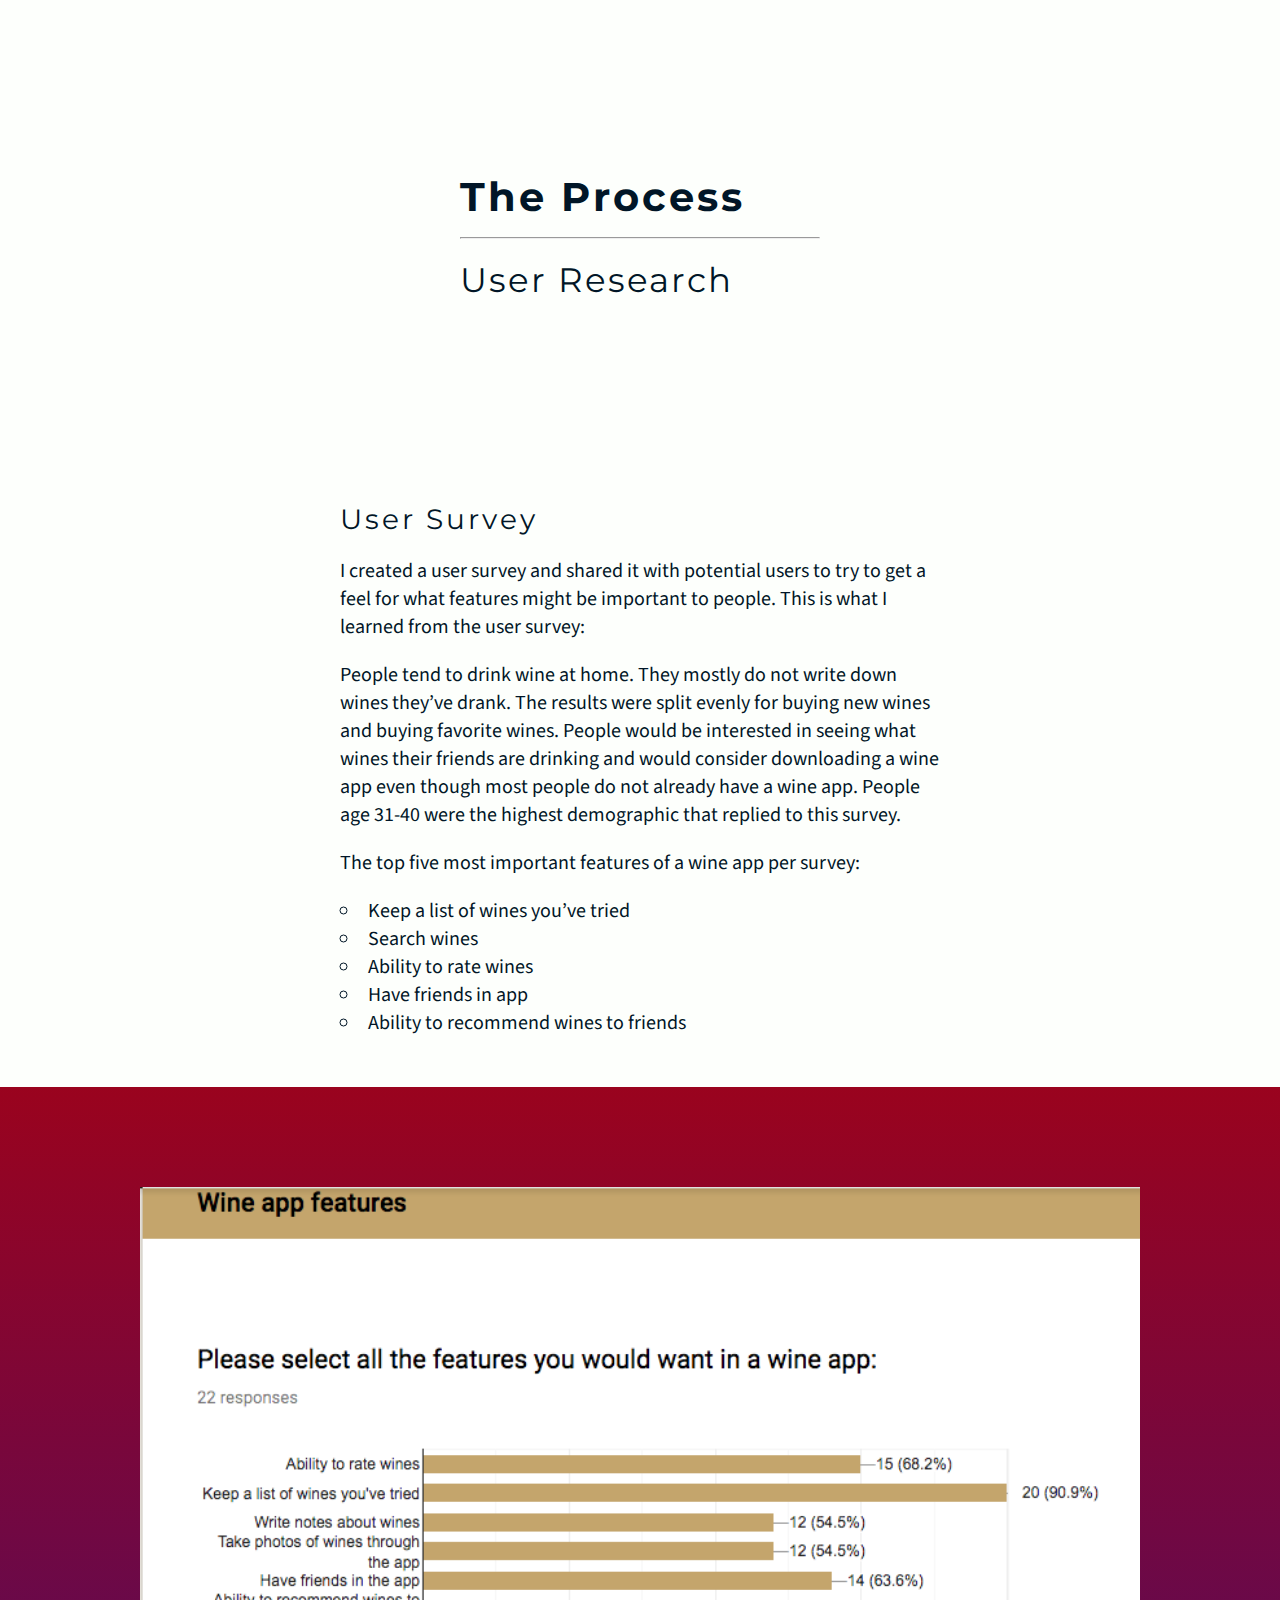
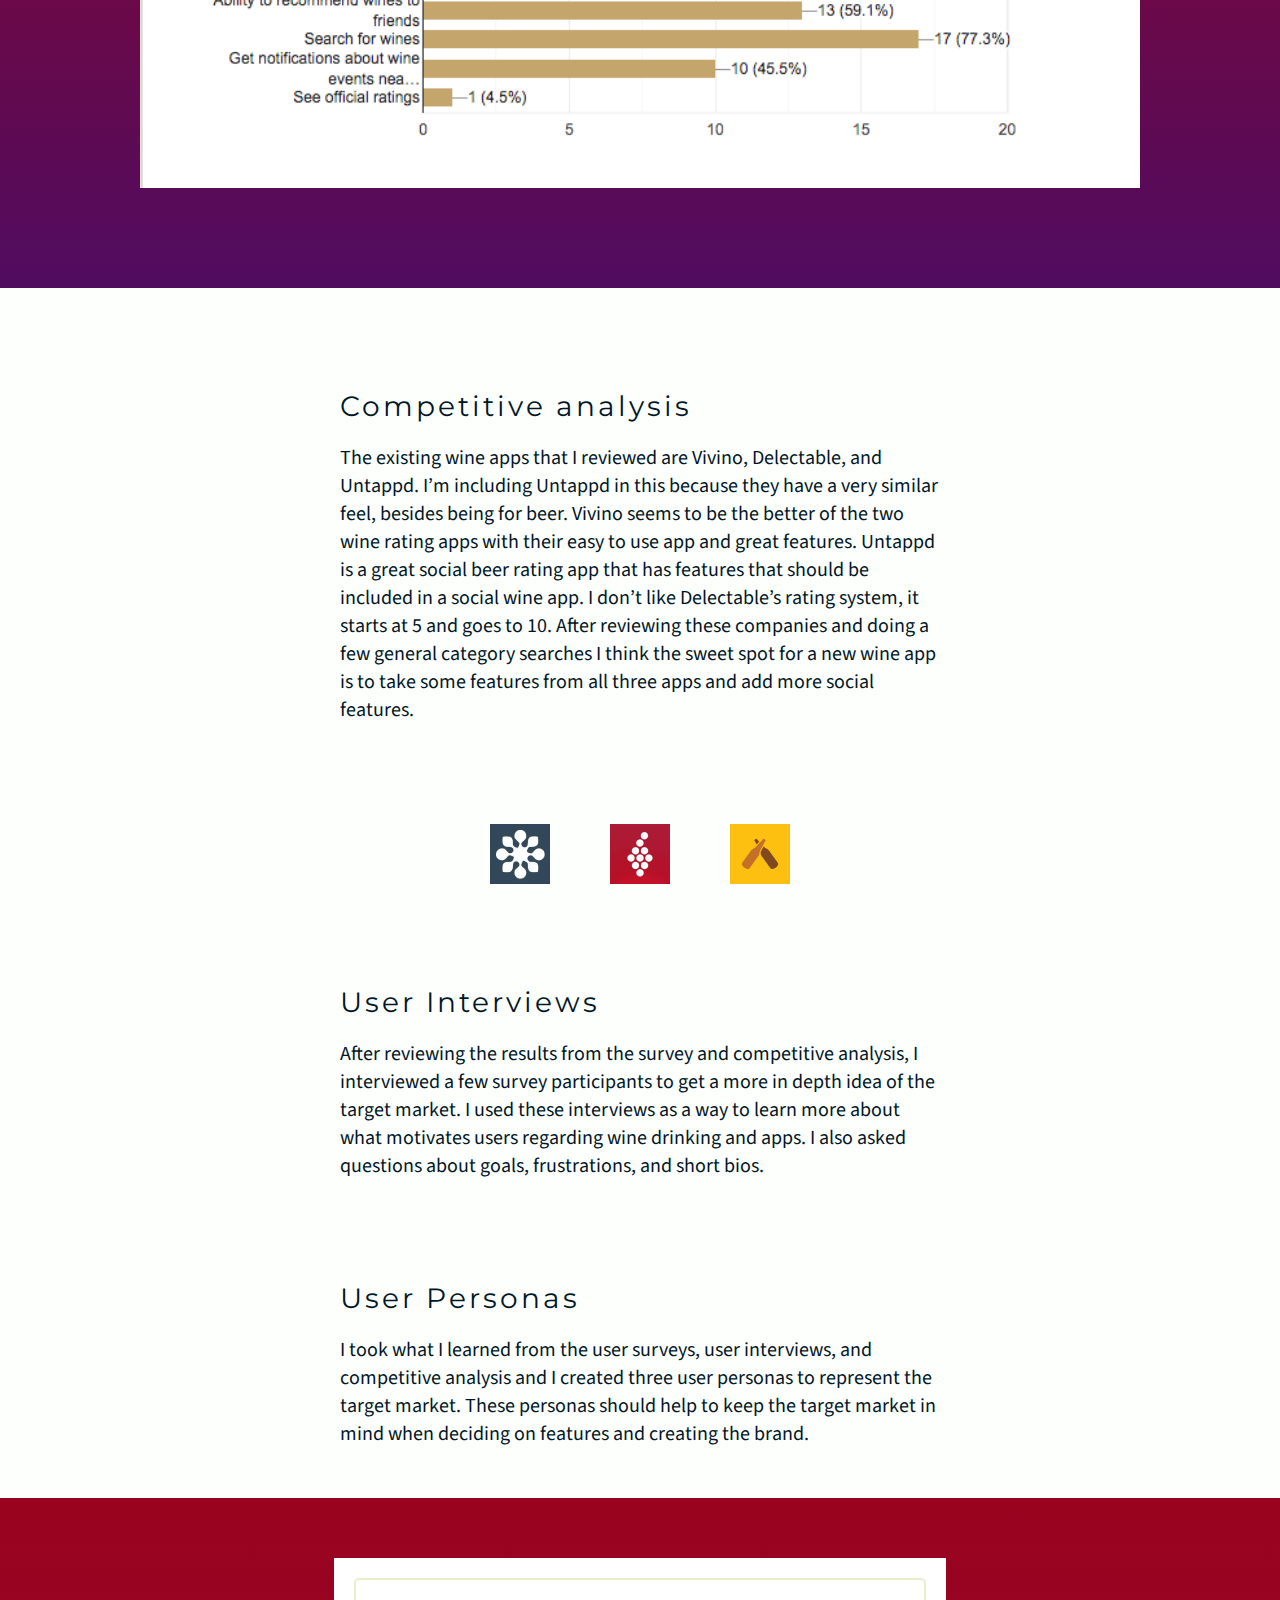
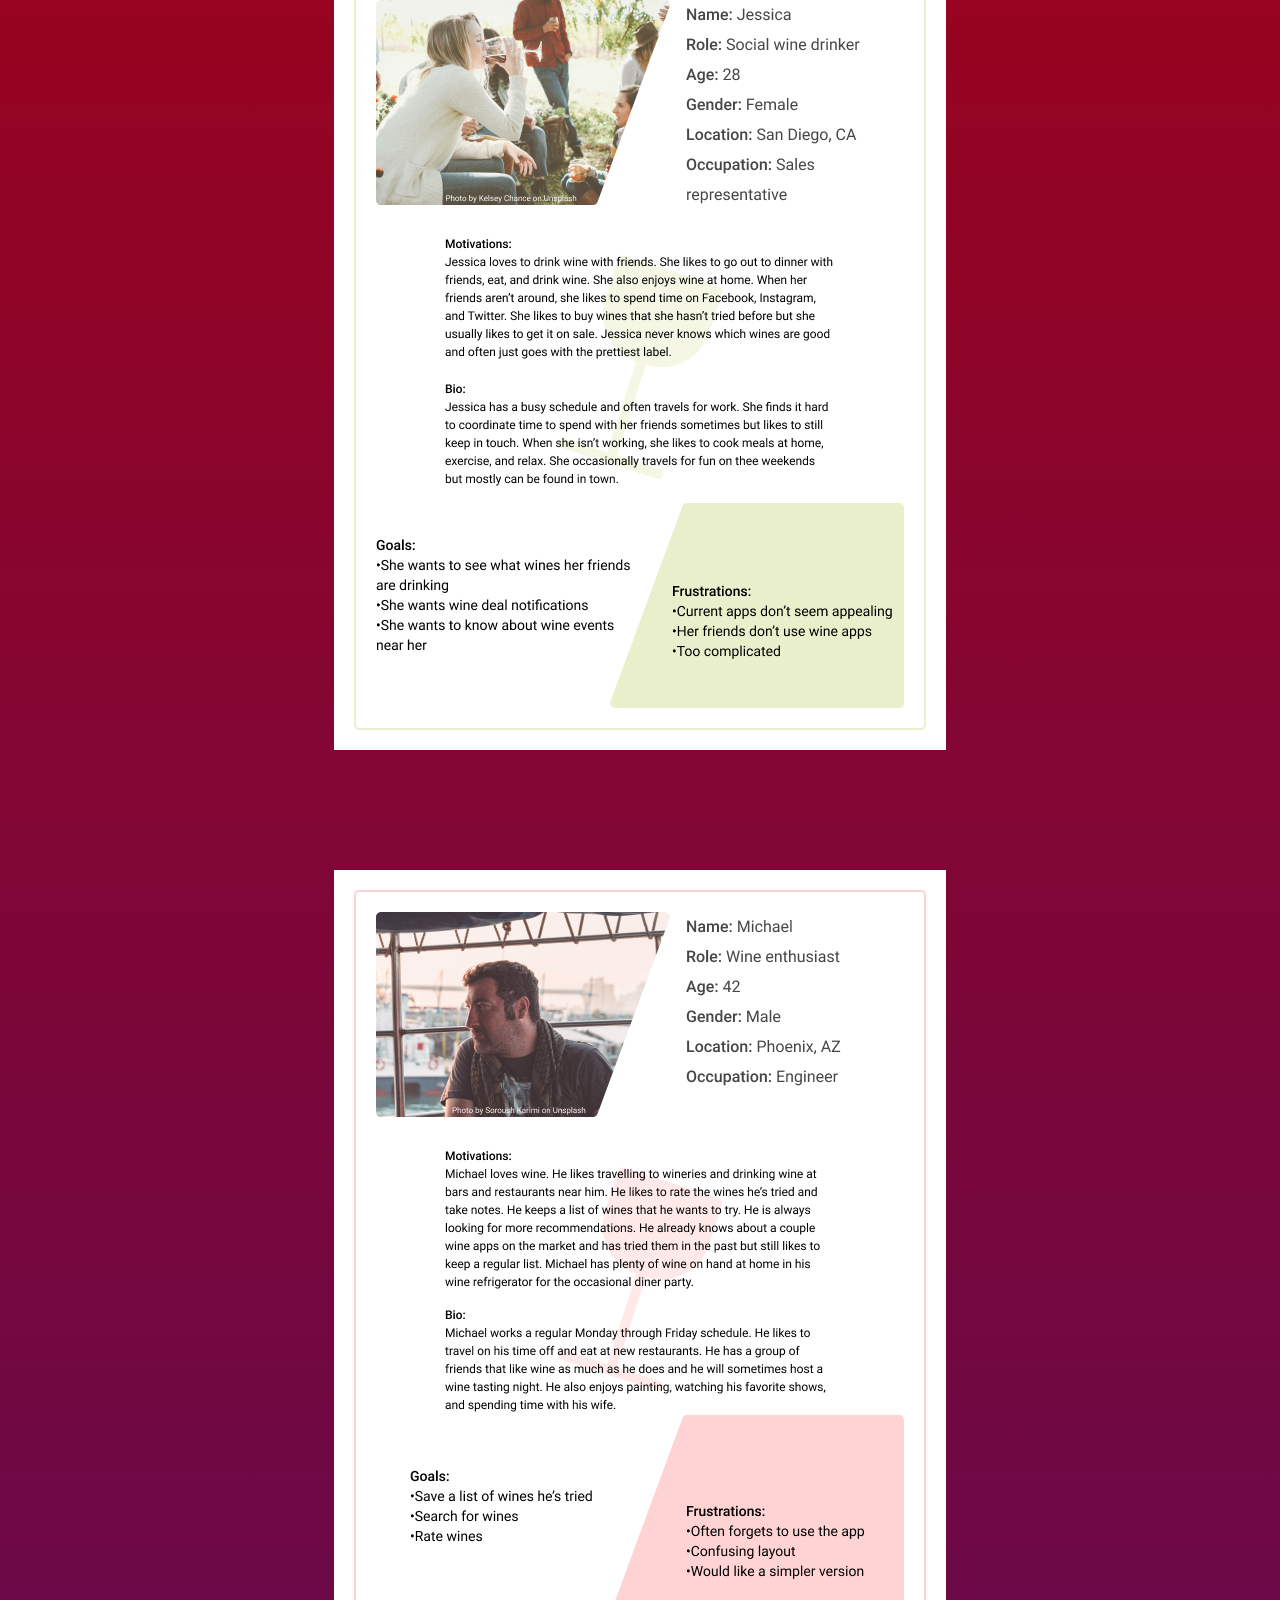
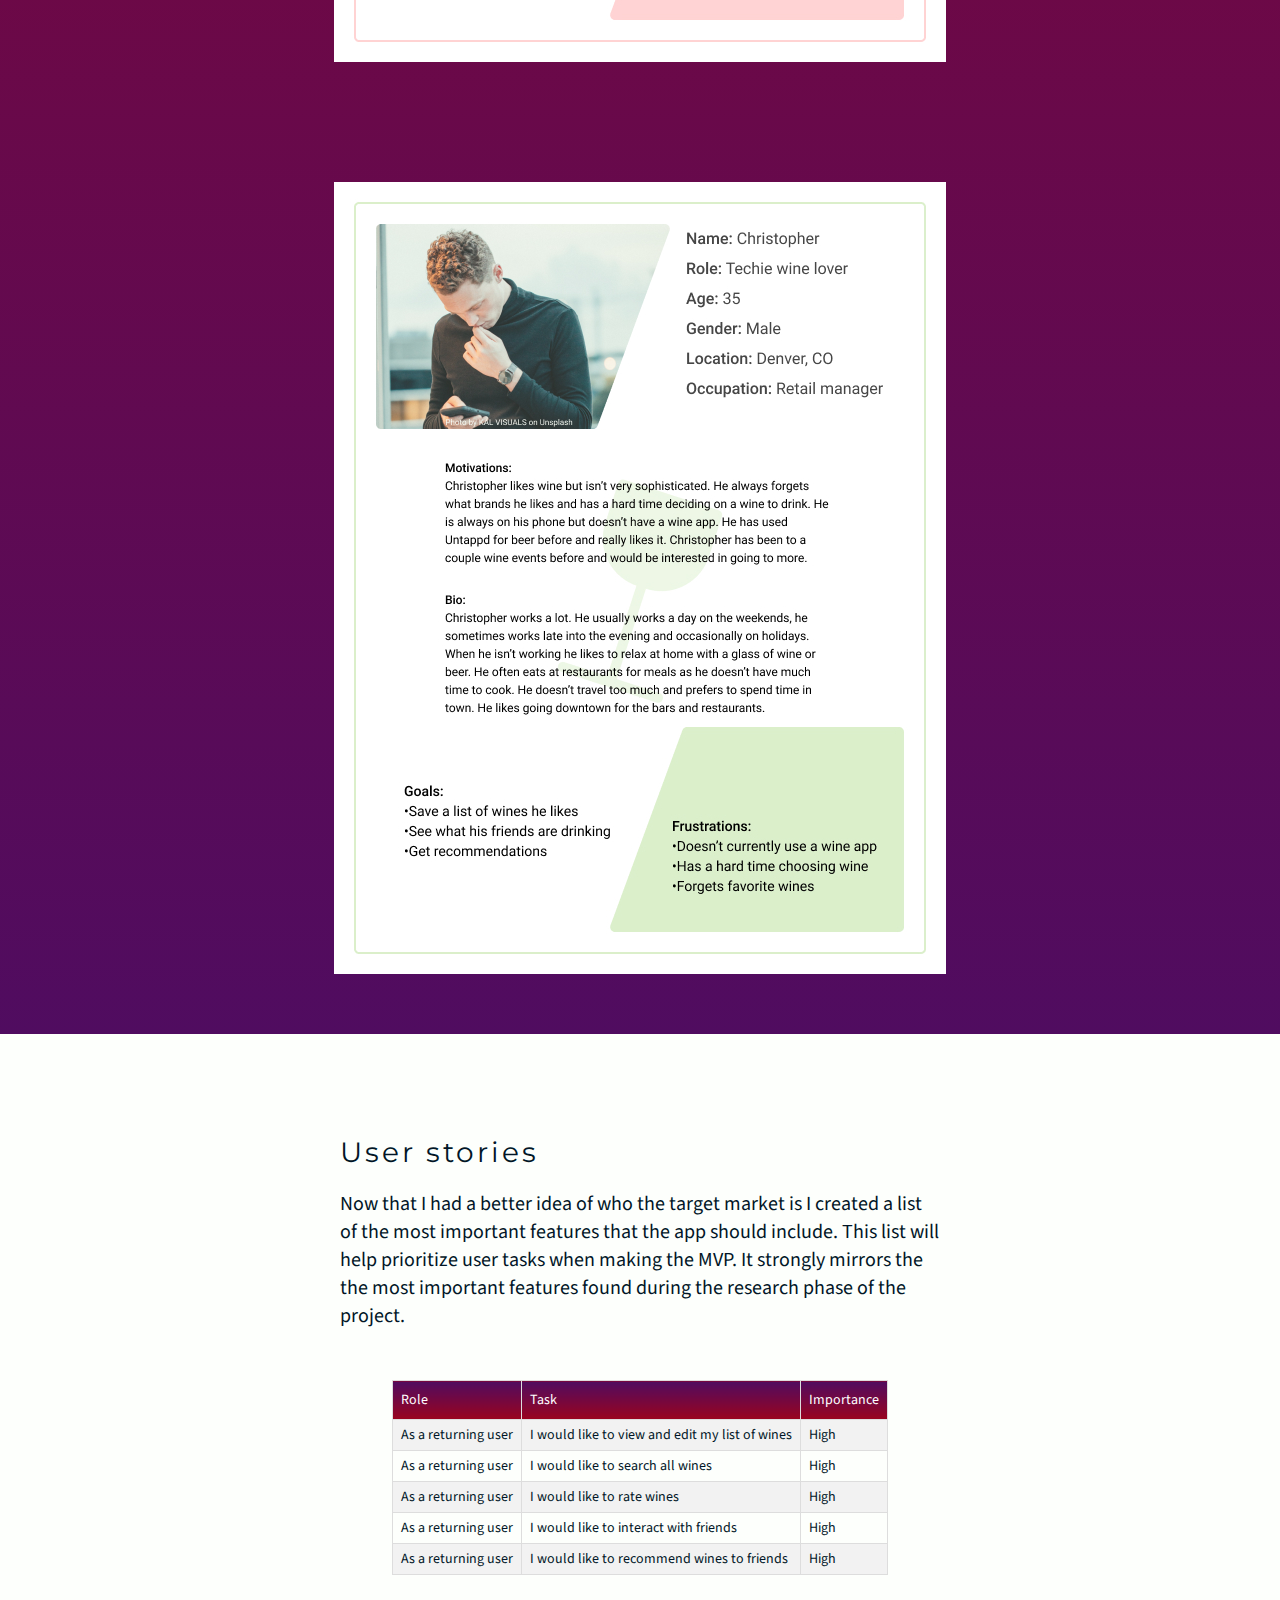
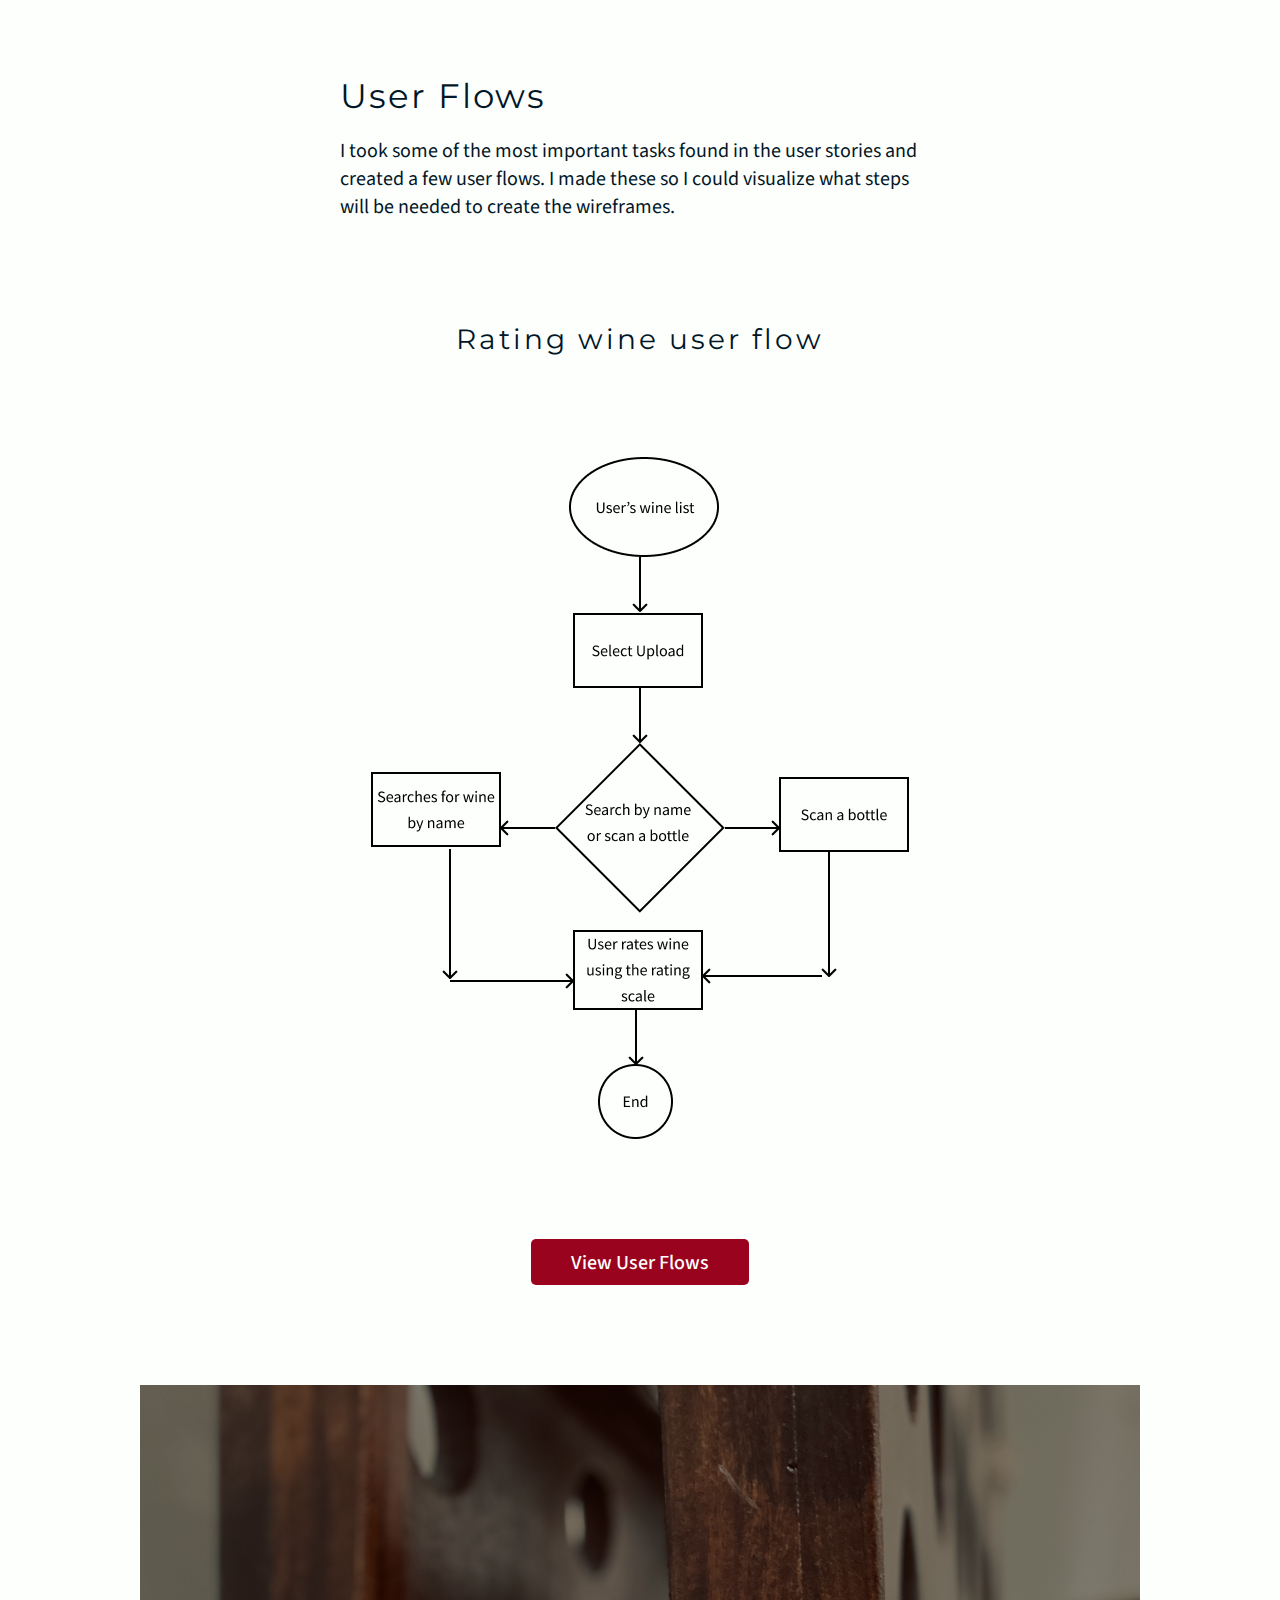
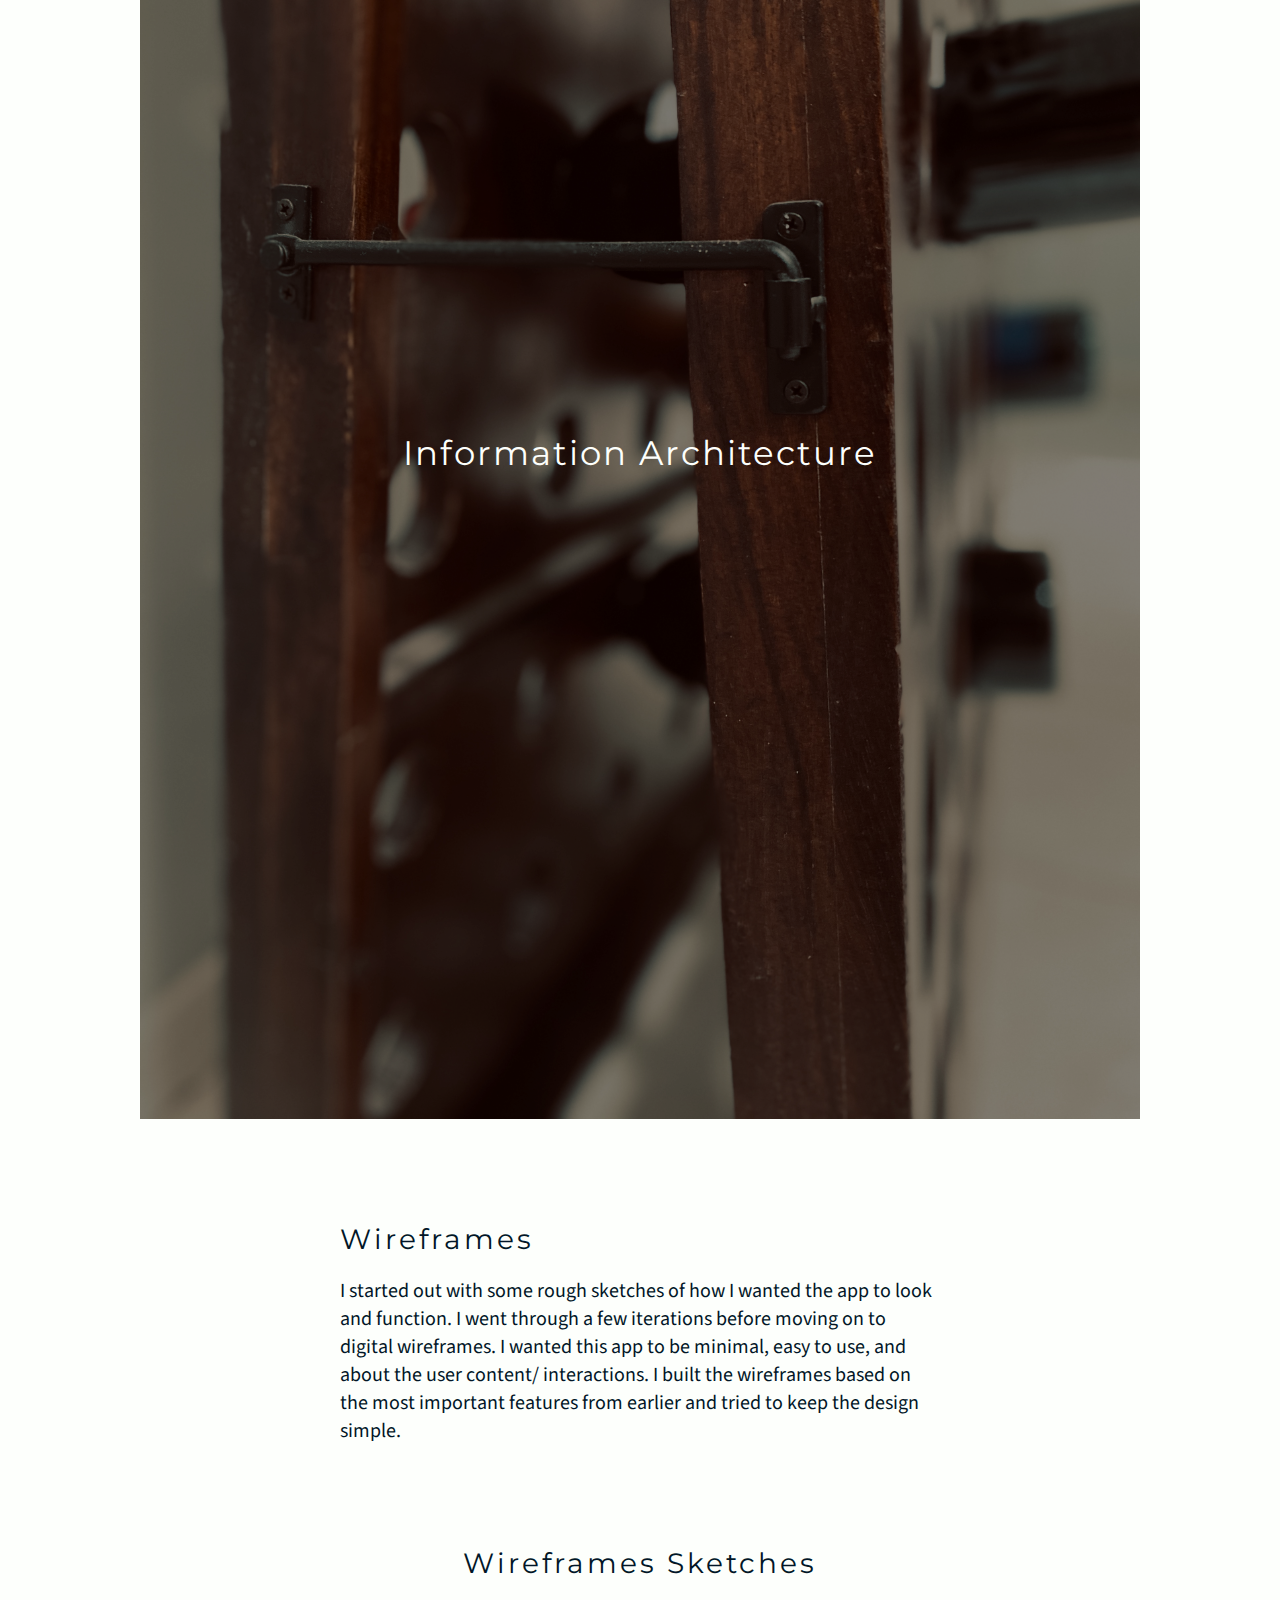
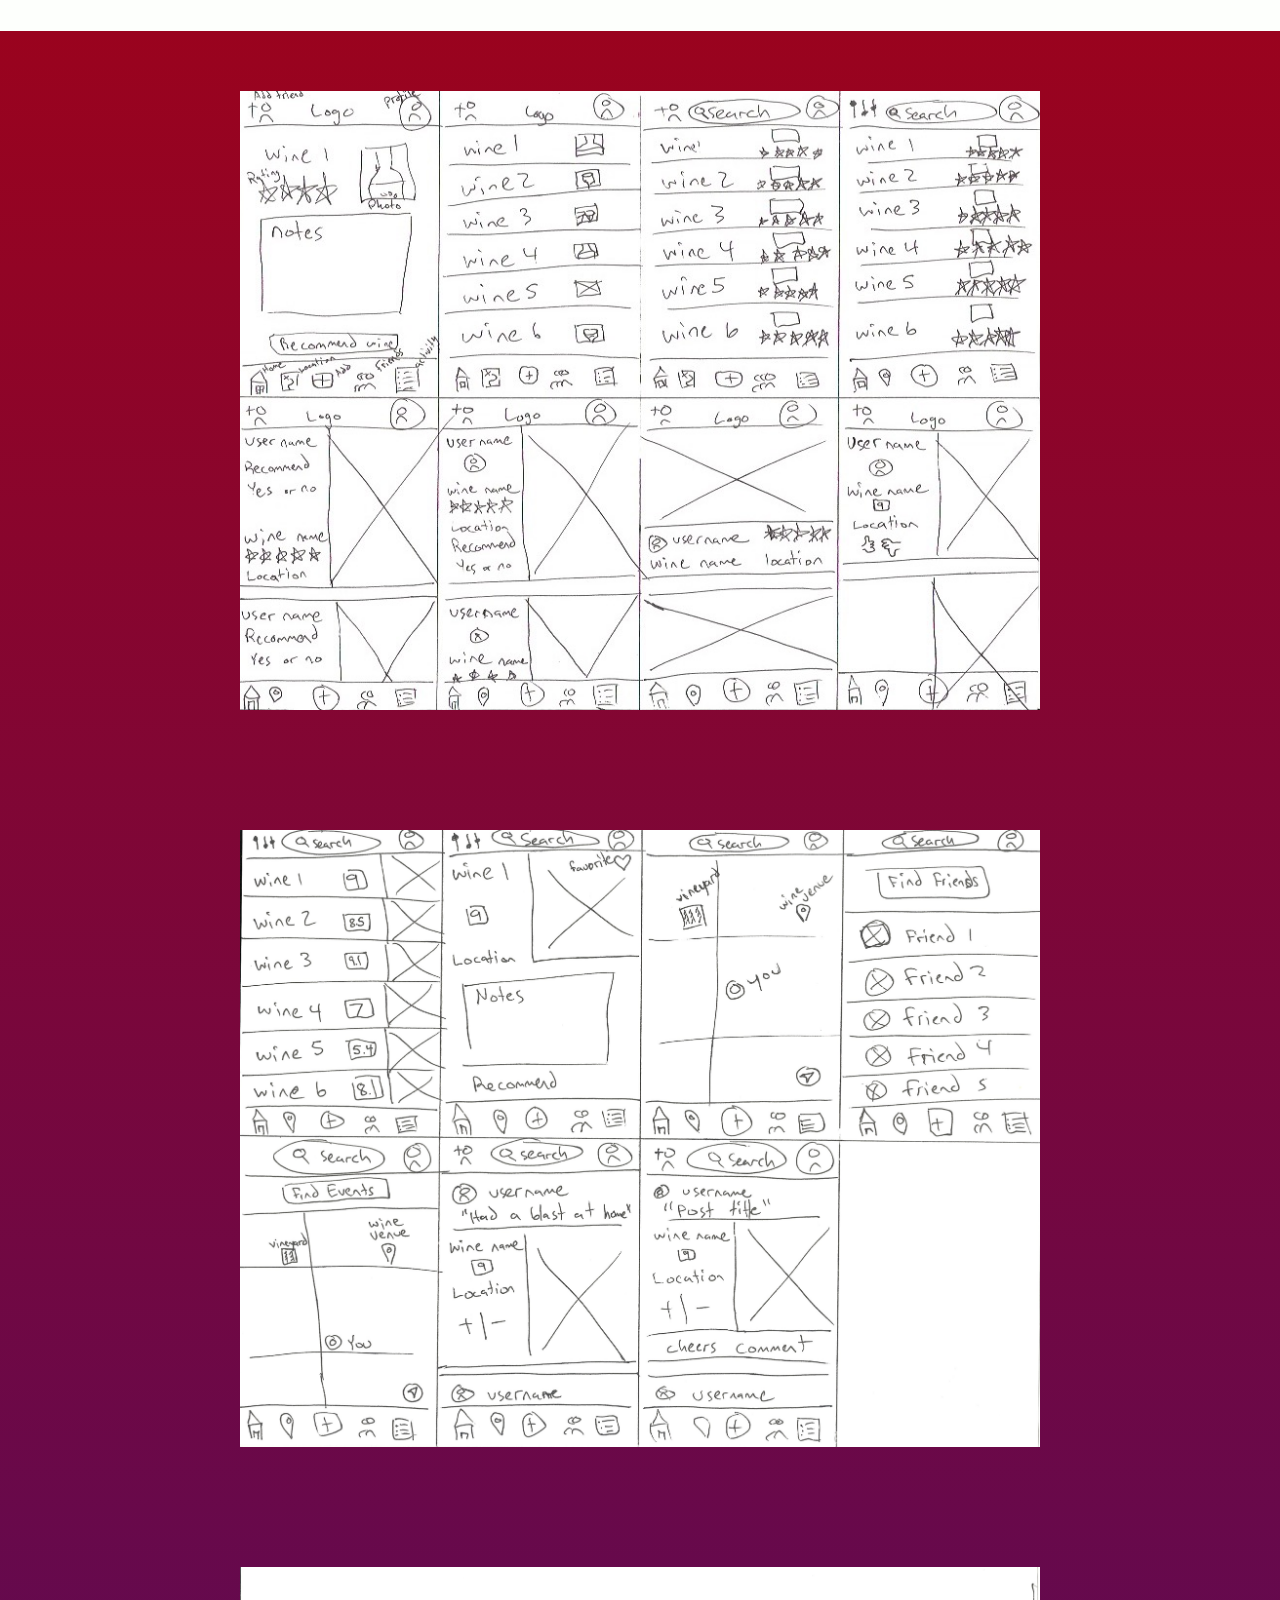
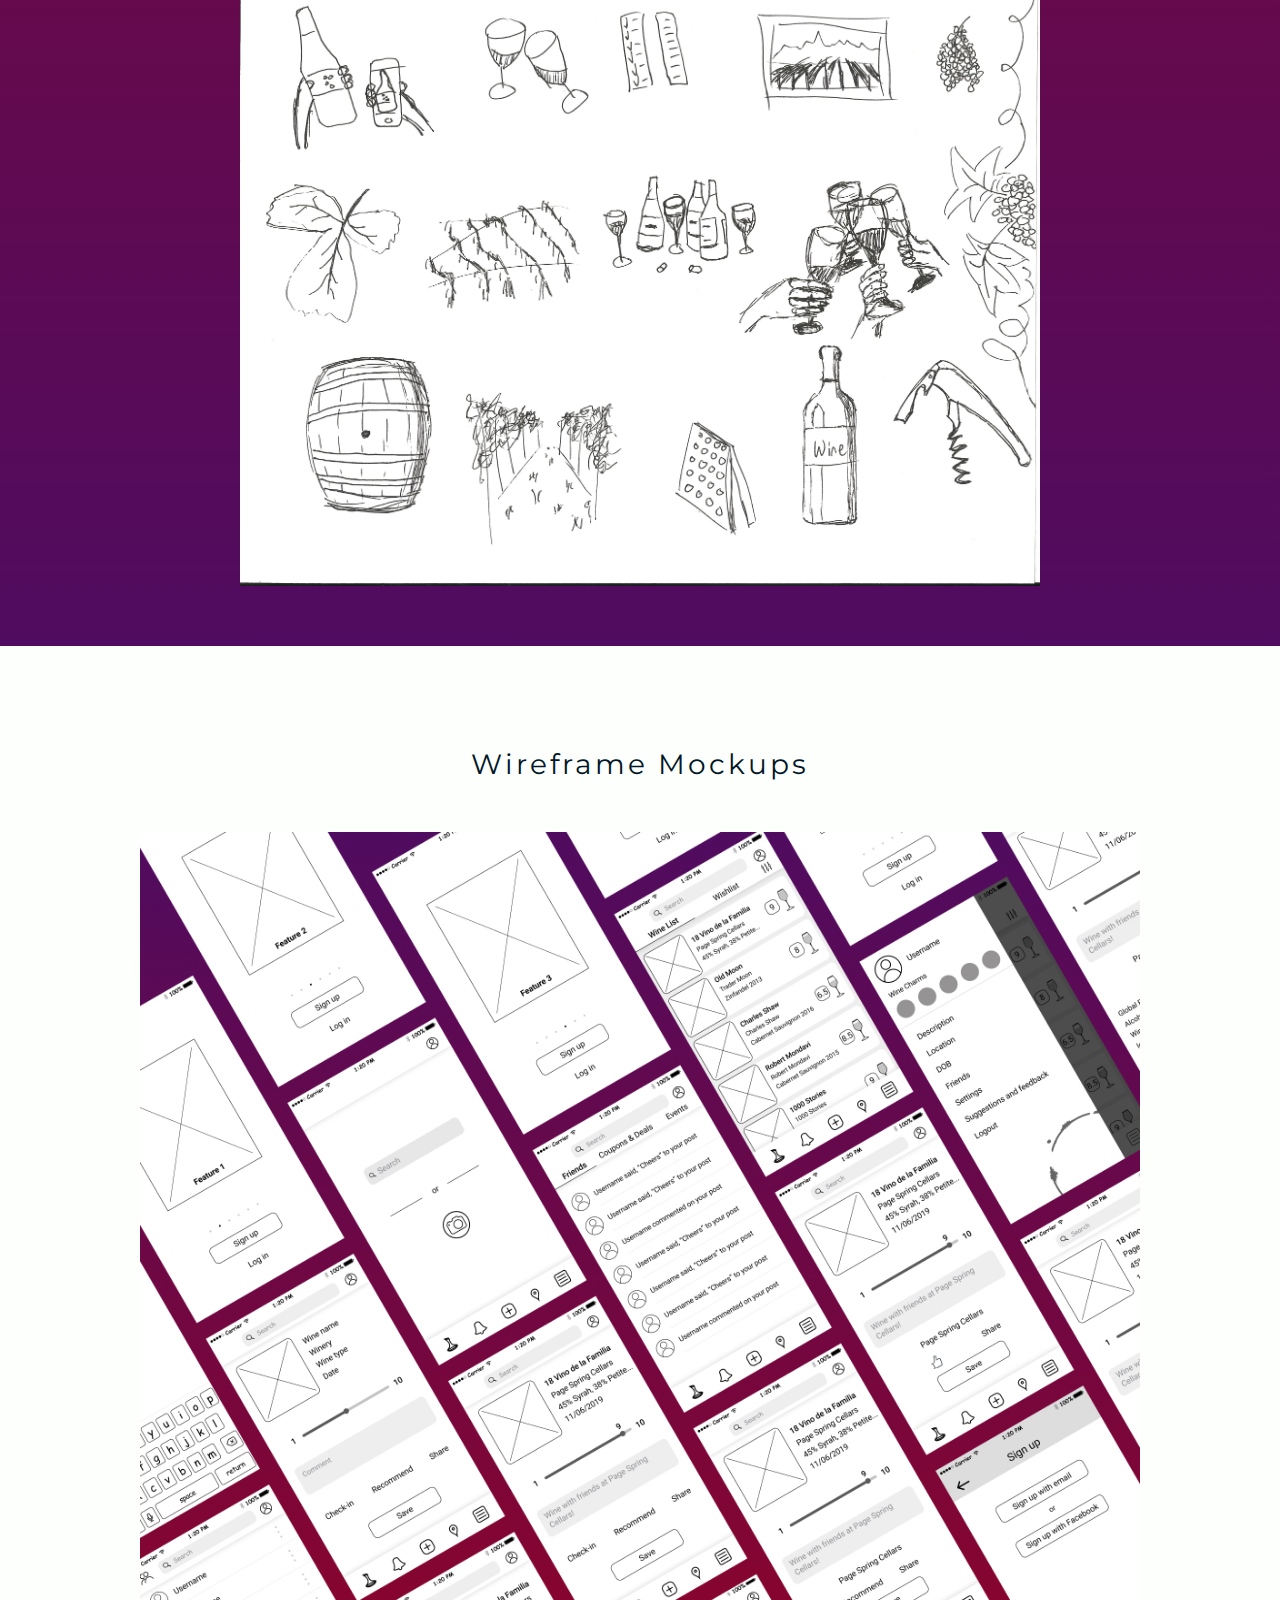
<file: Decantr.html>
<!DOCTYPE html>
<html>
  <head>
    <meta charset="utf-8">
    <meta http-equiv="X-UA-Compatible" content="IE=edge,chrome=1">
    <title>Decantr Case Study</title>
    <meta name="viewport" content="width=device-width, initial-scale = 1.0">
    <link rel="icon" type="image/png" sizes="16x16" href="images/favicon.png">
    <link rel="stylesheet" href="styles/reset.css">
    <link href="https://fonts.googleapis.com/css?family=Montserrat:500|Source+Sans+Pro&display=swap" rel="stylesheet">
    <link rel="stylesheet" href="styles/style.css">
  </head>
  <body>
    <div class="container">
      <header>
        <a href="index.html">
          <svg class="my-logo" width="40" height="40" viewBox="0 0 40 40" fill="none" xmlns="http://www.w3.org/2000/svg">
          <path d="M18.8784 4.42213C19.2153 3.72837 19.5681 3.00171 19.9206 2.23281C20.2868 3.0809 20.6728 3.87581 21.0491 4.63252C21.1494 4.83427 21.2487 5.03268 21.3465 5.22832C21.8571 6.24862 22.3299 7.19356 22.7151 8.14439C23.5587 10.2269 23.9535 12.2702 23.2145 14.859H16.7204C16.1025 12.3235 16.424 10.284 17.1876 8.20186C17.6027 7.06984 18.147 5.92978 18.7554 4.67548C18.7962 4.59151 18.8372 4.50707 18.8784 4.42213Z" fill="#011627" stroke="#FDFFFC" stroke-width="1.5"/>
          <path d="M4.54048 20.7672C3.82974 20.4279 3.08546 20.0727 2.29794 19.7178C3.16628 19.3494 3.98024 18.9608 4.75536 18.582C4.96157 18.4812 5.1644 18.3814 5.36444 18.283C6.40791 17.7698 7.37529 17.2939 8.34868 16.9063C10.4848 16.0556 12.5838 15.6572 15.2435 16.4059V22.9361C12.6389 23.5622 10.5444 23.2381 8.40823 22.468C7.24916 22.0501 6.08216 21.5024 4.7995 20.8908C4.71365 20.8498 4.62731 20.8086 4.54048 20.7672Z" fill="#011627" stroke="#FDFFFC" stroke-width="1.5"/>
          <path d="M21.1521 35.0742C20.8128 35.785 20.4576 36.5293 20.1027 37.3168C19.7343 36.4484 19.3457 35.6345 18.9669 34.8594C18.8661 34.6531 18.7663 34.4503 18.6679 34.2503C18.1547 33.2068 17.6788 32.2394 17.2912 31.266C16.4405 29.1299 16.0421 27.0309 16.7908 24.3712H23.321C23.9471 26.9758 23.623 29.0703 22.8529 31.2065C22.4351 32.3656 21.8873 33.5326 21.2757 34.8152C21.2347 34.9011 21.1935 34.9874 21.1521 35.0742Z" fill="#011627" stroke="#FDFFFC" stroke-width="1.5"/>
          <path d="M35.4585 18.5099C36.1693 18.8492 36.9136 19.2044 37.7011 19.5593C36.8327 19.9277 36.0188 20.3163 35.2437 20.6951C35.0375 20.7959 34.8346 20.8957 34.6346 20.9941C33.5911 21.5073 32.6237 21.9832 31.6503 22.3708C29.5142 23.2215 27.4153 23.6199 24.7555 22.8712V16.341C27.3601 15.7149 29.4546 16.039 31.5908 16.8091C32.7499 17.227 33.9169 17.7747 35.1995 18.3863C35.2854 18.4273 35.3717 18.4685 35.4585 18.5099Z" fill="#011627" stroke="#FDFFFC" stroke-width="1.5"/>
          <path d="M30.7251 8.72691C31.4671 8.51673 32.2443 8.29658 33.0528 8.04809C32.6634 8.88574 32.3269 9.70286 32.0124 10.4872C31.9285 10.6964 31.8465 10.9025 31.7656 11.1058C31.3437 12.1658 30.9529 13.1475 30.4994 14.0677C29.5063 16.0832 28.2437 17.7376 25.8195 18.9085L21.4982 14.0609C22.9797 11.9124 24.7161 10.7953 26.7785 9.97982C27.8997 9.53646 29.1129 9.18413 30.4541 8.8037C30.5439 8.77823 30.6342 8.75264 30.7251 8.72691Z" fill="#011627" stroke="#FDFFFC" stroke-width="1.5"/>
          <path d="M8.98317 8.90014C8.76347 8.14385 8.53341 7.35187 8.27428 6.52788C9.12708 6.93094 9.95877 7.27998 10.7573 7.60649C10.9698 7.69335 11.1792 7.77837 11.3858 7.86222C12.4633 8.29961 13.4622 8.7051 14.3993 9.17378C16.4557 10.2023 18.1498 11.504 19.3607 13.9876L14.4861 18.3329C12.2856 16.8053 11.1338 15.0261 10.2872 12.9191C9.82786 11.7758 9.46017 10.5402 9.06326 9.17573C9.0367 9.08441 9.01001 8.99254 8.98317 8.90014Z" fill="#011627" stroke="#FDFFFC" stroke-width="1.5"/>
          <path d="M9.35653 30.8201C8.60024 31.0398 7.80826 31.2699 6.98427 31.529C7.38733 30.6762 7.73637 29.8445 8.06288 29.046C8.14974 28.8335 8.23476 28.6241 8.31861 28.4175C8.756 27.34 9.16149 26.3411 9.63017 25.4041C10.6587 23.3476 11.9604 21.6536 14.444 20.4426L18.7893 25.3173C17.2617 27.5177 15.4825 28.6695 13.3755 29.5161C12.2322 29.9755 10.9966 30.3431 9.63212 30.7401C9.5408 30.7666 9.44893 30.7933 9.35653 30.8201Z" fill="#011627" stroke="#FDFFFC" stroke-width="1.5"/>
          <path d="M31.2414 30.4779C31.4611 31.2341 31.6912 32.0261 31.9503 32.8501C31.0975 32.4471 30.2658 32.098 29.4673 31.7715C29.2548 31.6846 29.0454 31.5996 28.8388 31.5158C27.7613 31.0784 26.7624 30.6729 25.8253 30.2042C23.7689 29.1757 22.0749 27.874 20.8639 25.3904L25.7386 21.0451C27.939 22.5727 29.0908 24.3519 29.9374 26.4589C30.3967 27.6022 30.7644 28.8378 31.1613 30.2023C31.1879 30.2936 31.2146 30.3855 31.2414 30.4779Z" fill="#011627" stroke="#FDFFFC" stroke-width="1.5"/>
          <path d="M25.4667 5.3604C26.0635 4.87188 26.6885 4.36018 27.331 3.81001C27.3077 4.73348 27.3248 5.61701 27.349 6.46175C27.3555 6.68697 27.3624 6.90873 27.3692 7.12738C27.4048 8.26772 27.4377 9.32384 27.3886 10.3486C27.2811 12.5929 26.7826 14.6134 25.0259 16.6536L19.1306 13.93C19.633 11.3691 20.7802 9.65251 22.3466 8.08255C23.1982 7.229 24.1704 6.42231 25.2488 5.53883C25.321 5.47968 25.3937 5.42022 25.4667 5.3604Z" fill="#011627" stroke="#FDFFFC" stroke-width="1.5"/>
          <path d="M5.59588 14.1853C5.09294 13.5792 4.56627 12.9446 4.00018 12.2922C4.94296 12.3219 5.84485 12.3105 6.7074 12.2917C6.93687 12.2867 7.16284 12.2812 7.3857 12.2757C8.54823 12.2474 9.62598 12.2211 10.6722 12.2775C12.9682 12.4011 15.0407 12.9197 17.1412 14.7148L14.4025 20.643C11.7755 20.119 10.01 18.9464 8.39375 17.3514C7.51678 16.486 6.68707 15.4993 5.77918 14.4061C5.71842 14.333 5.65732 14.2593 5.59588 14.1853Z" fill="#011627" stroke="#FDFFFC" stroke-width="1.5"/>
          <path d="M14.6749 34.14C14.0689 34.6429 13.4342 35.1696 12.7818 35.7357C12.8115 34.7929 12.8002 33.891 12.7813 33.0285C12.7763 32.799 12.7708 32.573 12.7654 32.3502C12.737 31.1876 12.7108 30.1099 12.7671 29.0637C12.8907 26.7677 13.4093 24.6952 15.2044 22.5947L21.1326 25.3334C20.6087 27.9604 19.436 29.7259 17.841 31.3421C16.9756 32.2191 15.989 33.0488 14.8957 33.9567C14.8226 34.0175 14.749 34.0785 14.6749 34.14Z" fill="#011627" stroke="#FDFFFC" stroke-width="1.5"/>
          <path d="M34.6102 25.103C35.1131 25.709 35.6398 26.3437 36.2059 26.9961C35.2631 26.9664 34.3612 26.9777 33.4987 26.9966C33.2692 27.0016 33.0432 27.0071 32.8204 27.0125C31.6578 27.0409 30.5801 27.0671 29.5338 27.0108C27.2379 26.8872 25.1654 26.3686 23.0648 24.5735L25.8035 18.6453C28.4305 19.1692 30.1961 20.3419 31.8123 21.9369C32.6893 22.8023 33.519 23.7889 34.4269 24.8821C34.4876 24.9553 34.5487 25.0289 34.6102 25.103Z" fill="#011627" stroke="#FDFFFC" stroke-width="1.5"/>
          <path d="M13.7825 5.75308C13.864 4.98619 13.9493 4.18292 14.0201 3.34002C14.6522 4.01356 15.2851 4.63033 15.8958 5.21449C16.0586 5.37024 16.2193 5.52319 16.3778 5.67401C17.2042 6.46055 17.9696 7.18901 18.6546 7.95274C20.1548 9.62548 21.2195 11.4136 21.4026 14.0996L15.2938 16.3031C13.8522 14.1276 13.4626 12.1 13.4744 9.8823C13.4809 8.67658 13.606 7.41948 13.7528 6.03314C13.7626 5.94033 13.7725 5.84698 13.7825 5.75308Z" fill="#011627" stroke="#FDFFFC" stroke-width="1.5"/>
          <path d="M5.84078 25.9933C5.05709 25.9154 4.23643 25.8337 3.37522 25.7671C4.06705 25.1259 4.70088 24.4842 5.30147 23.8649C5.46125 23.7001 5.6182 23.5374 5.77298 23.377C6.5804 22.5401 7.32893 21.7643 8.11306 21.0693C9.83382 19.5443 11.6731 18.4574 14.429 18.2592L16.6448 24.402C14.4072 25.8747 12.3269 26.2805 10.0562 26.2809C8.82409 26.2811 7.54048 26.1619 6.12637 26.0217C6.03172 26.0123 5.93653 26.0029 5.84078 25.9933Z" fill="#011627" stroke="#FDFFFC" stroke-width="1.5"/>
          <path d="M26.3211 33.8156C26.2431 34.5993 26.1615 35.4199 26.0949 36.2811C25.4537 35.5893 24.812 34.9555 24.1926 34.3549C24.0279 34.1951 23.8652 34.0382 23.7048 33.8834C22.8679 33.076 22.092 32.3274 21.3971 31.5433C19.8721 29.8226 18.7852 27.9833 18.587 25.2273L24.7298 23.0116C26.2025 25.2492 26.6083 27.3295 26.6087 29.6002C26.6089 30.8323 26.4897 32.1159 26.3495 33.53C26.3401 33.6247 26.3306 33.7198 26.3211 33.8156Z" fill="#011627" stroke="#FDFFFC" stroke-width="1.5"/>
          <path d="M34.1592 13.3795C34.9429 13.4575 35.7636 13.5391 36.6248 13.6058C35.933 14.2469 35.2991 14.8886 34.6985 15.508C34.5387 15.6728 34.3818 15.8355 34.227 15.9959C33.4196 16.8328 32.6711 17.6086 31.8869 18.3035C30.1662 19.8285 28.3269 20.9155 25.571 21.1137L23.3552 14.9709C25.5928 13.4981 27.6731 13.0923 29.9438 13.092C31.1759 13.0917 32.4595 13.211 33.8736 13.3512C33.9683 13.3605 34.0635 13.37 34.1592 13.3795Z" fill="#011627" stroke="#FDFFFC" stroke-width="1.5"/>
          </svg>
        </a>
        <div class="menu">
          <div class="line1">
          </div>
          <div class="line2">
          </div>
          <div class="line3">
          </div>
        </div>
        <ul class="menu-items">
          <li><a href="index.html">Home</a></li>
          <li><a href="about.html">About</a></li>
          <li><a href="contact.html">Contact</a></li>
        </ul>
      </header>
      <main class="project-page">
        <button onclick="topFunction()" id="backToTop" title="Go to top">Top</button>
        <div class="Decantr-logo">
          <svg width="279" height="92" viewBox="0 0 279 92" fill="none" xmlns="http://www.w3.org/2000/svg">
            <path d="M87.48 78.3C85.16 78.3 82.54 78.1 79.62 77.7C78.02 77.5 76.92 77.08 76.32 76.44C75.72 75.8 75.46 74.76 75.54 73.32C75.82 69.36 76.48 64.48 77.52 58.68C78.56 52.84 79.82 47.22 81.3 41.82C81.58 40.82 82.14 40.12 82.98 39.72C83.82 39.32 84.92 39.12 86.28 39.12C88.72 39.12 89.94 39.8 89.94 41.16C89.94 41.72 89.82 42.36 89.58 43.08C88.54 46.28 87.5 50.58 86.46 55.98C85.42 61.34 84.68 66.46 84.24 71.34C85.44 71.46 86.8 71.52 88.32 71.52C95.32 71.52 100.54 69.4 103.98 65.16C107.46 60.92 109.2 55.26 109.2 48.18C109.2 43.42 107.84 39.74 105.12 37.14C102.4 34.54 98.56 33.24 93.6 33.24C90.4 33.24 87.22 33.74 84.06 34.74C80.94 35.74 78.12 37.06 75.6 38.7C75.08 39.06 74.52 39.24 73.92 39.24C73.24 39.24 72.7 38.96 72.3 38.4C71.9 37.8 71.7 37.08 71.7 36.24C71.7 35.28 71.86 34.5 72.18 33.9C72.5 33.26 73.04 32.68 73.8 32.16C76.56 30.28 79.8 28.86 83.52 27.9C87.24 26.9 90.82 26.4 94.26 26.4C99.14 26.4 103.36 27.26 106.92 28.98C110.48 30.66 113.22 33.14 115.14 36.42C117.06 39.7 118.02 43.66 118.02 48.3C118.02 54.34 116.82 59.62 114.42 64.14C112.02 68.62 108.52 72.1 103.92 74.58C99.32 77.06 93.84 78.3 87.48 78.3ZM148.796 64.62C149.316 64.62 149.716 64.86 149.996 65.34C150.316 65.82 150.476 66.48 150.476 67.32C150.476 68.92 150.096 70.16 149.336 71.04C147.856 72.84 145.756 74.5 143.036 76.02C140.356 77.54 137.476 78.3 134.396 78.3C130.196 78.3 126.936 77.16 124.616 74.88C122.296 72.6 121.136 69.48 121.136 65.52C121.136 62.76 121.716 60.2 122.876 57.84C124.036 55.44 125.636 53.54 127.676 52.14C129.756 50.74 132.096 50.04 134.696 50.04C137.016 50.04 138.876 50.74 140.276 52.14C141.676 53.5 142.376 55.36 142.376 57.72C142.376 60.48 141.376 62.86 139.376 64.86C137.416 66.82 134.076 68.38 129.356 69.54C130.356 71.38 132.256 72.3 135.056 72.3C136.856 72.3 138.896 71.68 141.176 70.44C143.496 69.16 145.496 67.5 147.176 65.46C147.656 64.9 148.196 64.62 148.796 64.62ZM133.676 55.92C132.196 55.92 130.936 56.78 129.896 58.5C128.896 60.22 128.396 62.3 128.396 64.74V64.86C130.756 64.3 132.616 63.46 133.976 62.34C135.336 61.22 136.016 59.92 136.016 58.44C136.016 57.68 135.796 57.08 135.356 56.64C134.956 56.16 134.396 55.92 133.676 55.92ZM157.051 78.3C153.131 78.3 150.071 77.2 147.871 75C145.711 72.76 144.631 69.82 144.631 66.18C144.631 62.94 145.271 60.1 146.551 57.66C147.831 55.22 149.491 53.34 151.531 52.02C153.571 50.7 155.711 50.04 157.951 50.04C160.151 50.04 161.851 50.7 163.051 52.02C164.291 53.3 164.911 54.96 164.911 57C164.911 58.68 164.531 60.1 163.771 61.26C163.051 62.42 162.091 63 160.891 63C160.131 63 159.511 62.82 159.031 62.46C158.591 62.1 158.371 61.6 158.371 60.96C158.371 60.68 158.411 60.36 158.491 60C158.571 59.64 158.631 59.38 158.671 59.22C158.871 58.62 158.971 58.06 158.971 57.54C158.971 57.02 158.831 56.62 158.551 56.34C158.311 56.06 157.951 55.92 157.471 55.92C156.551 55.92 155.691 56.34 154.891 57.18C154.091 57.98 153.451 59.08 152.971 60.48C152.491 61.88 152.251 63.42 152.251 65.1C152.251 69.74 154.271 72.06 158.311 72.06C159.951 72.06 161.711 71.52 163.591 70.44C165.511 69.32 167.391 67.66 169.231 65.46C169.711 64.9 170.251 64.62 170.851 64.62C171.371 64.62 171.771 64.86 172.051 65.34C172.371 65.82 172.531 66.48 172.531 67.32C172.531 68.84 172.151 70.08 171.391 71.04C169.511 73.36 167.251 75.16 164.611 76.44C162.011 77.68 159.491 78.3 157.051 78.3ZM174.475 78.3C171.995 78.3 170.015 77.4 168.535 75.6C167.055 73.8 166.315 71.44 166.315 68.52C166.315 65.32 167.055 62.3 168.535 59.46C170.015 56.58 171.975 54.28 174.415 52.56C176.895 50.8 179.515 49.92 182.275 49.92C183.155 49.92 183.735 50.1 184.015 50.46C184.335 50.78 184.595 51.38 184.795 52.26C185.635 52.1 186.515 52.02 187.435 52.02C189.395 52.02 190.375 52.72 190.375 54.12C190.375 54.96 190.075 56.96 189.475 60.12C188.555 64.72 188.095 67.92 188.095 69.72C188.095 70.32 188.235 70.8 188.515 71.16C188.835 71.52 189.235 71.7 189.715 71.7C190.475 71.7 191.395 71.22 192.475 70.26C193.555 69.26 195.015 67.66 196.855 65.46C197.335 64.9 197.875 64.62 198.475 64.62C198.995 64.62 199.395 64.86 199.675 65.34C199.995 65.82 200.155 66.48 200.155 67.32C200.155 68.92 199.775 70.16 199.015 71.04C197.375 73.08 195.635 74.8 193.795 76.2C191.955 77.6 190.175 78.3 188.455 78.3C187.135 78.3 185.915 77.86 184.795 76.98C183.715 76.06 182.895 74.82 182.335 73.26C180.255 76.62 177.635 78.3 174.475 78.3ZM176.635 72.24C177.515 72.24 178.355 71.72 179.155 70.68C179.955 69.64 180.535 68.26 180.895 66.54L183.115 55.5C181.435 55.54 179.875 56.18 178.435 57.42C177.035 58.62 175.915 60.22 175.075 62.22C174.235 64.22 173.815 66.34 173.815 68.58C173.815 69.82 174.055 70.74 174.535 71.34C175.055 71.94 175.755 72.24 176.635 72.24ZM199.538 78.3C198.018 78.3 196.938 77.5 196.298 75.9C195.698 74.3 195.398 71.74 195.398 68.22C195.398 63.02 196.138 58.08 197.618 53.4C197.978 52.24 198.558 51.4 199.358 50.88C200.198 50.32 201.358 50.04 202.838 50.04C203.638 50.04 204.198 50.14 204.518 50.34C204.838 50.54 204.998 50.92 204.998 51.48C204.998 52.12 204.698 53.56 204.098 55.8C203.698 57.4 203.378 58.8 203.138 60C202.898 61.2 202.698 62.68 202.538 64.44C203.858 61 205.338 58.2 206.978 56.04C208.618 53.88 210.218 52.34 211.778 51.42C213.378 50.5 214.838 50.04 216.158 50.04C218.758 50.04 220.058 51.34 220.058 53.94C220.058 55.5 219.618 58.32 218.738 62.4C217.978 65.88 217.598 68.18 217.598 69.3C217.598 70.9 218.178 71.7 219.338 71.7C220.138 71.7 221.078 71.22 222.158 70.26C223.278 69.26 224.758 67.66 226.598 65.46C227.078 64.9 227.618 64.62 228.218 64.62C228.738 64.62 229.138 64.86 229.418 65.34C229.738 65.82 229.898 66.48 229.898 67.32C229.898 68.92 229.518 70.16 228.758 71.04C227.038 73.16 225.178 74.9 223.178 76.26C221.218 77.62 218.978 78.3 216.458 78.3C214.418 78.3 212.878 77.72 211.838 76.56C210.798 75.36 210.278 73.64 210.278 71.4C210.278 70.28 210.558 68.28 211.118 65.4C211.638 62.88 211.898 61.14 211.898 60.18C211.898 59.54 211.678 59.22 211.238 59.22C210.718 59.22 209.978 59.9 209.018 61.26C208.098 62.58 207.138 64.34 206.138 66.54C205.178 68.74 204.398 71.06 203.798 73.5C203.358 75.38 202.838 76.66 202.238 77.34C201.678 77.98 200.778 78.3 199.538 78.3ZM251.804 64.62C252.324 64.62 252.724 64.86 253.004 65.34C253.324 65.82 253.484 66.48 253.484 67.32C253.484 68.92 253.104 70.16 252.344 71.04C250.624 73.16 248.744 74.9 246.704 76.26C244.664 77.62 242.324 78.3 239.684 78.3C231.524 78.3 227.444 72.56 227.444 61.08C227.444 59.32 227.504 57.54 227.624 55.74H225.284C224.084 55.74 223.264 55.52 222.824 55.08C222.424 54.64 222.224 53.94 222.224 52.98C222.224 50.74 223.124 49.62 224.924 49.62H228.344C229.024 45.22 230.064 41.2 231.464 37.56C232.864 33.92 234.544 31.02 236.504 28.86C238.504 26.7 240.644 25.62 242.924 25.62C244.604 25.62 245.924 26.36 246.884 27.84C247.844 29.32 248.324 31.18 248.324 33.42C248.324 39.62 245.724 45.02 240.524 49.62H247.244C247.884 49.62 248.344 49.76 248.624 50.04C248.904 50.32 249.044 50.84 249.044 51.6C249.044 54.36 246.784 55.74 242.264 55.74H234.944C234.864 57.74 234.824 59.3 234.824 60.42C234.824 64.58 235.304 67.5 236.264 69.18C237.264 70.86 238.824 71.7 240.944 71.7C242.664 71.7 244.184 71.18 245.504 70.14C246.824 69.1 248.384 67.54 250.184 65.46C250.664 64.9 251.204 64.62 251.804 64.62ZM241.304 31.38C240.704 31.38 240.024 32.14 239.264 33.66C238.544 35.14 237.844 37.22 237.164 39.9C236.524 42.54 235.984 45.48 235.544 48.72C237.904 46.68 239.664 44.4 240.824 41.88C242.024 39.32 242.624 37 242.624 34.92C242.624 32.56 242.184 31.38 241.304 31.38ZM272.839 58.26C273.719 58.26 274.459 58.58 275.059 59.22C275.699 59.82 276.019 60.58 276.019 61.5C276.019 62.02 275.899 62.58 275.659 63.18C275.019 64.66 274.119 65.9 272.959 66.9C271.799 67.9 270.519 68.4 269.119 68.4C267.999 68.4 267.039 68 266.239 67.2C265.479 66.4 265.099 65.32 265.099 63.96C265.099 63.2 265.139 62.38 265.219 61.5C265.299 60.86 265.339 60.42 265.339 60.18C265.339 59.86 265.259 59.62 265.099 59.46C264.979 59.3 264.819 59.22 264.619 59.22C264.059 59.22 263.299 59.9 262.339 61.26C261.379 62.58 260.419 64.34 259.459 66.54C258.499 68.74 257.719 71.06 257.119 73.5C256.679 75.42 256.179 76.7 255.619 77.34C255.059 77.98 254.139 78.3 252.859 78.3C251.339 78.3 250.259 77.5 249.619 75.9C249.019 74.3 248.719 71.74 248.719 68.22C248.719 63.02 249.459 58.08 250.939 53.4C251.299 52.24 251.879 51.4 252.679 50.88C253.519 50.32 254.679 50.04 256.159 50.04C256.959 50.04 257.519 50.14 257.839 50.34C258.159 50.54 258.319 50.92 258.319 51.48C258.319 52.12 258.019 53.56 257.419 55.8C257.019 57.4 256.699 58.8 256.459 60C256.219 61.2 256.019 62.68 255.859 64.44C257.179 61 258.659 58.2 260.299 56.04C261.939 53.88 263.539 52.34 265.099 51.42C266.659 50.5 268.079 50.04 269.359 50.04C270.519 50.04 271.399 50.38 271.999 51.06C272.639 51.7 272.959 52.66 272.959 53.94C272.959 54.7 272.739 56.14 272.299 58.26H272.839Z" fill="#2B2B27"/>
            <path d="M18.0905 0C38.5011 3.49799 44.1765 5.65934 44.2211 10.0503C37.3869 25.3266 37.3869 50.6079 51.0553 56.2814C62.741 61.1319 68.7437 64.3216 68.7437 66.3317C68.7437 73.9698 50.2513 80 34.1709 80C14.0704 80 0 71.5578 0 67.1357C0 63.9196 4.61616 62.2897 15.6784 57.4874C32.5628 50.1577 34.5729 25.7286 18.0905 0Z" fill="#84BCDA"/>
            <path d="M2.42603 66.0318C17.6052 59.0493 49.9097 58.6818 64.6997 66.0318C60.0292 83.6719 5.1505 81.4669 2.42603 66.0318Z" fill="#9A031E"/>
          </svg>
        </div>
        <div class="project-intro">
          <h5>Keep a list of wines you’ve tried, rate them, and share with friends. Good wine should be shared.</h5>
        </div>
        <div>
          <img class="Project-pics" src="images/Decantr/Wine App Display.jpg" alt="Decantr mockup screens">
        </div>
        <div class="margins">
          <h3 class="botmargsml">Problem</h3>
          <p>Wine is something we drink to celebrate, to enjoy with friends, to relax and unwind with, and for many other occasions. With all the different grape varieties, blends, and brands, it can be difficult to decide which wine to choose and which wines you’ve tried. We spend so much time trying to figure out what wines to try but who wants to stand on the wine aisle scanning each bottle looking for the best one?</p>
        </div>
        <div class="margins">
          <h3 class="botmargsml">Solution</h3>
          <p class="botmarglrg">Decantr is a wine app that allows you to save a list of wines you’ve tried and sort them to see your favorites. You can recommend wines to your friends and see what wines they recommend. What better way to choose a wine than to get a recommendation from a friend! You can also easily find wine venues and vineyards nearby.</p>
        </div>
        <div class="center">
          <a href="https://sean357236.invisionapp.com/public/share/PCX1E77ZA" class="Decantr-button" target="_blank" title="Prototype">View Prototype</a>
        </div>
        <div class="topmarglrg">
          <h3 class="center botmargsml">Project Roles</h3>
          <ul class="centerli">
            <li>Brand creator</li>
            <li>UX designer</li>
            <li class="botmargmed">Visual designer</li>
          </ul>
        </div>
        <div>
          <h3 class="center botmargsml">Deliverables</h3>
          <ul class="centerli">
            <li>User survey</li>
            <li>User personas</li>
            <li>User stories</li>
            <li>User flows</li>
            <li>Content strategy</li>
            <li>Wireframes</li>
            <li>Branding</li>
            <li>High fidelity mockups</li>
            <li class="botmargmed">Prototype and testing</li>
          </ul>
        </div>
        <div>
          <h3 class="center botmargsml">Tools</h3>
          <ul class="centerli">
            <li>Figma</li>
            <li>InVision</li>
            <li>Google Forms</li>
            <li class="botmarglrg">Draw.io Diagrams</li>
          </ul>
        </div>
        <div class="topnbotmarg">
          <h1 class="botmargsml">The Process</h1>
          <hr class="process-line botmargsml">
          <h2>User Research</h2>
        </div>
        <div class="margins">
          <h3 class="botmargsml">User Survey</h3>
          <p class="botmargsml">I created a user survey and shared it with potential users to try to get a feel for what features might be important to people. This is what I learned from the user survey:</p>
          <p class="botmargsml">People tend to drink wine at home. They mostly do not write down wines they’ve drank. The results were split evenly for buying new wines and buying favorite wines. People would be interested in seeing what wines their friends are drinking and would consider downloading a wine app even though most people do not already have a wine app. People age 31-40 were the highest demographic that replied to this survey.</p>
          <p class="botmargsml">The top five most important features of a wine app per survey:</p>
          <ul class="Project-list botmargmed">
            <li>Keep a list of wines you’ve tried</li>
            <li>Search wines</li>
            <li>Ability to rate wines</li>
            <li>Have friends in app</li>
            <li>Ability to recommend wines to friends</li>
          </ul>
        </div>
        <div class="Decantr-background">
          <img src="images/Decantr/Survey.png" class="Project-pics topnbotmarg" alt="Photo of survey">
        </div>
        <div class="margins">
          <h3 class="botmargsml">Competitive analysis</h3>
          <p class="botmarglrg">The existing wine apps that I reviewed are Vivino, Delectable, and Untappd. I’m including Untappd in this because they have a very similar feel, besides being for beer. Vivino seems to be the better of the two wine rating apps with their easy to use app and great features. Untappd is a great social beer rating app that has features that should be included in a social wine app. I don’t like Delectable’s rating system, it starts at 5 and goes to 10. After reviewing these companies and doing a few general category searches I think the sweet spot for a new wine app is to take some features from all three apps and add more social features.</p>
        </div>
        <div class="center">
          <img src="images/Decantr/Wine apps.png" alt="Competition logos">
        </div>
        <div class="margins">
          <h3 class="botmargsml">User Interviews</h3>
          <p>After reviewing the results from the survey and competitive analysis, I interviewed a few survey participants to get a more in depth idea of the target market. I used these interviews as a way to learn more about what motivates users regarding wine drinking and apps. I also asked questions about goals, frustrations, and short bios.</p>
        </div>
        <div class="margins">
          <h3 class="botmargsml">User Personas</h3>
          <p class="botmargmed">I took what I learned from the user surveys, user interviews, and competitive analysis and I created three user personas to represent the target market. These personas should help to keep the target market in mind when deciding on features and creating the brand.</p>
        </div>
        <div class="Decantr-background">
          <a href="images/Decantr/Jessica.jpg">
            <img src="images/Decantr/Jessica.jpg" class="Project-example topmarglrg botmarglrg" alt="Decantr persona one">
          </a>
          <a href="images/Decantr/Michael.jpg">
            <img src="images/Decantr/Michael.jpg" class="Project-example botmarglrg" alt="Decantr persona two">
          </a>
          <a href="images/Decantr/Christopher.jpg">
            <img src="images/Decantr/Christopher.jpg" class="Project-example botmarglrg" alt="Decantr persona three">
          </a>
        </div>
        <div class="margins">
          <h3 class="botmargsml">User stories</h3>
          <p class="botmargmed">Now that I had a better idea of who the target market is I created a list of the most important features that the app should include. This list will help prioritize user tasks when making the MVP. It strongly mirrors the the most important features found during the research phase of the project.</p>
        </div>
        <div class="center bottom-margin">
          <table class="user-story-chart Decantr-chart-color">
            <tr>
              <th>Role</th>
              <th>Task</th>
              <th>Importance</th>
            </tr>
            <tr>
              <td>As a returning user</td>
              <td>I would like to view and edit my list of wines</td>
              <td>High</td>
            </tr>
            <tr>
              <td>As a returning user</td>
              <td>I would like to search all wines</td>
              <td>High</td>
            </tr>
            <tr>
              <td>As a returning user</td>
              <td>I would like to rate wines</td>
              <td>High</td>
            </tr>
            <tr>
              <td>As a returning user</td>
              <td>I would like to interact with friends</td>
              <td>High</td>
            </tr>
            <tr>
              <td>As a returning user</td>
              <td>I would like to recommend wines to friends</td>
              <td>High</td>
            </tr>
          </table>
        </div>
        <div class="margins">
          <h2 class="botmargsml">User Flows</h2>
          <p>I took some of the most important tasks found in the user stories and created a few user flows. I made these so I could visualize what steps will be needed to create the wireframes.</p>
        </div>
        <h3 class="topmarglrg">Rating wine user flow</h3>
        <div class="center topnbotmarg">
          <img src="images/Decantr/User flow.png" class="Project-pics" alt="User Flows">
        </div>
        <div class="center">
          <a href="https://drive.google.com/open?id=1Da-V6CBZdPwdfaToFMXDFcIc2FYjRRJ4" class="Decantr-button" target="_blank" title="User flows"> View User Flows</a>
        </div>
        <div class="title-background margins">
          <img src="images/Decantr/Wine Rack Side.jpg" class="background-pics" alt="The side view of a wine rack">
          <div>
            <h2 class="center-title light">Information Architecture</h2>
          </div>
        </div>
        <div class="margins">
          <h3 class="botmargsml">Wireframes</h3>
          <p class="botmarglrg">I started out with some rough sketches of how I wanted the app to look and function. I went through a few iterations before moving on to digital wireframes. I wanted this app to be minimal, easy to use, and about the user content/ interactions. I built the wireframes based on the most important features from earlier and tried to keep the design simple.</p>
        </div>
        <h3 class="botmargmed">Wireframes Sketches</h3>
        <div class="Decantr-background botmarglrg">
          <a href="images/Decantr/sketches 1.jpg">
            <img src="images/Decantr/sketches 1.jpg" class="Project-example topmarglrg botmarglrg" alt="Decantr sketches one">
          </a>
          <a href="images/Decantr/sketches 2.jpg">
            <img src="images/Decantr/sketches 2.jpg" class="Project-example botmarglrg" alt="Decantr sketches two">
          </a>
          <a href="images/Decantr/sketches 3.jpg">
            <img src="images/Decantr/sketches 3.jpg" class="Project-example botmarglrg" alt="Decantr sketches three">
          </a>
        </div>
        <h3 class="botmargmed">Wireframe Mockups</h3>
        <div>
          <img class="Project-pics"src="images/Decantr/Wireframes.jpg" alt="Decantr wireframe screens">
        </div>
        <div class="title-background margins">
          <img src="images/Decantr/Glasses and bottles.jpg" class="background-pics" alt="Wine glasses and wine bottles">
          <div>
            <h2 class="center-title light">Branding</h2>
          </div>
        </div>
        <div class="margins">
          <h3 class="botmargsml">Building the Brand</h3>
          <p class="botmarglrg">Branding this product was difficult. I liked what the competition did with their branding and styles but I had to find a way to differentiate.</p>
        </div>
        <div class="long-section">
          <h3 class="botmargsml">Name & Logo</h3>
          <p class="botmarglrg">I first created a list of words that are associated with wine. I then took my favorites and checked to see if they were taken. I narrowed it down to just a couple names and played around with some potential logos that went with the names. I ultimately decided to go with Decantr because I had some sketches of decanters that I liked. I created multiple logos using different decanter shapes and then took those logos and tried them out with different colors, sizes, and variations. I had two logos that I really liked but I ended up going with the logo that I felt would be more recognizable.</p>
          <h3 class="botmargsml">Colors</h3>
          <p class="botmarglrg">The most obvious color for a wine app is red but Vivino uses a nice red color. I also like what Delectable did with their gray and red colors. After looking at wine apps, websites, wine bottle labels, and a lot of testing color palettes on sample screens, I finally landed on a color palette that is simple and fun. I decided I would use color sparingly though, to give the app a minimal, almost Uber feel.</p>
          <h3 class="botmargsml">Typography</h3>
          <p class="botmarglsml">I chose Poppins to add character and interest to headers and titles. I chose Open Sans for all other text because it’s minimal, modern, and easy to read.</p>
          <p class="botmarglrg">I also sketched some wine related illustrations for inspiration. Once these decisions had been made I built the Decantr style guide.</p>
        </div>
        <h3 class="botmargmed">Style Guide</h3>
        <div class="Decantr-background">
          <a href="images/Decantr/style guide/Logo.jpg">
            <img src="images/Decantr/style guide/Logo.jpg" class="Project-example margins" alt="Decantr logo">
          </a>
          <a href="images/Decantr/style guide/Typography.jpg">
            <img src="images/Decantr/style guide/Typography.jpg" class="Project-example botmarglrg" alt="Decantr logo">
          </a>
          <a href="images/Decantr/style guide/Font Showcase.jpg">
            <img src="images/Decantr/style guide/Font Showcase.jpg" class="Project-example botmarglrg" alt="Decantr logo">
          </a>
          <a href="images/Decantr/style guide/Color.jpg">
            <img src="images/Decantr/style guide/Color.jpg" class="Project-example botmarglrg" alt="Decantr logo">
          </a>
          <a href="images/Decantr/style guide/Sizing.jpg">
            <img src="images/Decantr/style guide/Sizing.jpg" class="Project-example botmarglrg" alt="Decantr logo">
          </a>
          <a href="images/Decantr/style guide/Shapes.jpg">
            <img src="images/Decantr/style guide/Shapes.jpg" class="Project-example botmarglrg" alt="Decantr logo">
          </a>
        </div>
        <div class="title-background margins">
          <img src="images/Decantr/Decantr.JPG" class="background-pics" alt="Decantr on an iPhone">
          <div>
            <h2 class="center-title light">Visual Design</h2>
          </div>
        </div>
        <div class="margins">
          <h3 class="botmargsml">Mockups</h3>
          <p>To create the mockups I took my wireframes and changed all the fonts to Poppins and Open Sans and added the colors. I tried using the colors in a few different ways . I wanted the app to be mostly black and white with the colors only used as accents. I also added mock photos of wine, users, and illustrations.</p>
        </div>
        <h3 class="topnbotmarg">Mockup iterations</h3>
        <h4 class="botmargsml">Wine Found Screen</h4>
        <div class="Decantr-background center-pad">
          <a href="images/Decantr/iterations/Wine found 1.png">
            <img src="images/Decantr/iterations/Wine found 1.png" class="iterations" alt="1st wine found screen">
          </a>
          <a href="images/Decantr/iterations/Wine found 2.png">
            <img src="images/Decantr/iterations/Wine found 2.png" class="iterations" alt="2nd wine found screen">
          </a>
          <a href="images/Decantr/iterations/Wine found 3.png">
            <img src="images/Decantr/iterations/Wine found 3.png" class="iterations" alt="3rd wine found screen">
          </a>
        </div>
        <h4 class="botmargsml topmarglrg">Search Screen</h4>
        <div class="Decantr-background center-pad">
          <a href="images/Decantr/iterations/Search 1.png">
            <img src="images/Decantr/iterations/Search 1.png" class="iterations" alt="1st Search screen">
          </a>
          <a href="images/Decantr/iterations/Search 2.png">
            <img src="images/Decantr/iterations/Search 2.png" class="iterations" alt="2nd Search screen">
          </a>
          <a href="images/Decantr/iterations/Search 3.png">
            <img src="images/Decantr/iterations/Search 3.png" class="iterations" alt="3rd Search screen">
          </a>
        </div>
        <h4 class="botmargsml topmarglrg">Add Wine Screen</h4>
        <div class="Decantr-background center-pad">
          <a href="images/Decantr/iterations/Add Wine 1.png">
            <img src="images/Decantr/iterations/Add Wine 1.png" class="iterations" alt="1st Add wine screen">
          </a>
          <a href="images/Decantr/iterations/Add Wine 2.png">
            <img src="images/Decantr/iterations/Add Wine 2.png" class="iterations" alt="2nd Add wine screen">
          </a>
          <a href="images/Decantr/iterations/Add wine 3.png">
            <img src="images/Decantr/iterations/Add wine 3.png" class="iterations" alt="3rd Add wine screen">
          </a>
        </div>
        <div class="margins">
          <h3 class="botmargsml">Prototype</h3>
          <p>To build the prototype I took my mockups and put them in InVision. I added the hotspots to the screens to make them functional and did some user testing.</p>
        </div>
        <div class="margins">
          <h3 class="botmargsml">Usability Testing</h3>
          <p class="botmargsml">Using the wireframe mockups, I created a clickable prototype on InVision. I conducted user tests via video chat and in person. I had the users show me how they would sign up for an account, add content to the account, and organize their content.</p>
          <p class="botmarglrg">From the usability tests, I learned that I should include a quick user tutorial and add text to the email and password inputs for the sign up process.</p>
          <div class="center">
            <a href="https://invis.io/F2UBUD4X3R5" class="Decantr-button" target="_blank" title="Prototype">View Prototype</a>
          </div>
        </div>
        <div class="topnbotmarg">
          <h3 class="botmargsml">Conclusion</h3>
          <p class="botmargsml">This was a fun and challenging project. I really enjoyed making the illustrations and building the brand. I also like how the bottom navigation bar turned out.</p>
          <p class="botmargsml">It was challenging to include everything I wanted on some of the screens without having them feel too crowded. I eventually solved this by added some scroll to a few of the screens and moving some of the options to the profile view.</p>
          <p class="botmargsml">Something that I learned from this project is the importance of user testing. There is always something that the users will do that you don’t anticipate. For instance on the camera screen I didn’t know how badly users would want to tap the button to change from “scan a label” to “take a photo” so I added an extra screen to the prototype so users could change the setting.</p>
          <p>If I had more time I would have built a more robust prototype. I would have Included more screens like one explaining the wine charms in the profile. </p>
        </div>
        <div class="botmarglrg">
          <a href="SkySaves.html" class="project-btn">View Next Project</a>
        </div>
      </main>
    </div>
    <footer>
      <ul class="footmedia">
        <li>
          <a href="https://www.linkedin.com/in/sean-valenzuela-b5a9a9a0/" class="light" target="_blank">
            <svg width="30" height="30" viewBox="0 0 30 30" fill="none" xmlns="http://www.w3.org/2000/svg">
              <path d="M6.71533 30H0.495547V9.97054H6.71533V30ZM3.60209 7.23833C1.61321 7.23833 0 5.59097 0 3.60209C1.42356e-08 2.64676 0.379505 1.73055 1.05503 1.05503C1.73055 0.379505 2.64676 0 3.60209 0C4.55742 0 5.47363 0.379505 6.14915 1.05503C6.82467 1.73055 7.20418 2.64676 7.20418 3.60209C7.20418 5.59097 5.5903 7.23833 3.60209 7.23833ZM29.994 30H23.7876V20.2498C23.7876 17.9261 23.7407 14.9461 20.5538 14.9461C17.32 14.9461 16.8245 17.4707 16.8245 20.0824V30H10.6114V9.97054H16.5767V12.7027H16.6638C17.4941 11.129 19.5225 9.46829 22.5487 9.46829C28.8435 9.46829 30.0007 13.6135 30.0007 18.9975V30H29.994Z" fill="#FDFFFC"/>
            </svg>
          </a>
        </li>
        <li>
          <a href="https://github.com/Seanv57" class="light" target="_blank">
            <svg width="31" height="30" viewBox="0 0 31 30" fill="none" xmlns="http://www.w3.org/2000/svg">
              <path d="M10.2914 24.156C10.2914 24.28 10.1487 24.3793 9.96883 24.3793C9.76412 24.3979 9.62144 24.2986 9.62144 24.156C9.62144 24.0319 9.76412 23.9326 9.94402 23.9326C10.1301 23.914 10.2914 24.0133 10.2914 24.156ZM8.36215 23.8768C8.31873 24.0009 8.4428 24.1435 8.6289 24.1808C8.79019 24.2428 8.97629 24.1808 9.01351 24.0567C9.05073 23.9326 8.93286 23.79 8.74676 23.7341C8.58548 23.6907 8.40558 23.7527 8.36215 23.8768ZM11.104 23.7713C10.9241 23.8148 10.8001 23.9326 10.8187 24.0753C10.8373 24.1994 10.9986 24.28 11.1847 24.2366C11.3646 24.1932 11.4887 24.0753 11.47 23.9512C11.4514 23.8334 11.2839 23.7527 11.104 23.7713ZM15.1859 0C6.58178 0 0 6.53216 0 15.1362C0 22.0158 4.32996 27.9028 10.5147 29.9747C11.3088 30.1174 11.5879 29.6273 11.5879 29.2241C11.5879 28.8395 11.5693 26.718 11.5693 25.4152C11.5693 25.4152 7.22694 26.3457 6.31504 23.5666C6.31504 23.5666 5.60785 21.7615 4.5905 21.2962C4.5905 21.2962 3.16993 20.3223 4.68975 20.3409C4.68975 20.3409 6.2344 20.4649 7.08426 21.9414C8.4428 24.3359 10.7194 23.6473 11.6065 23.2379C11.7492 22.2453 12.1524 21.5567 12.5991 21.1473C9.13137 20.7627 5.63267 20.2602 5.63267 14.2926C5.63267 12.5867 6.10412 11.7306 7.09666 10.6388C6.93538 10.2356 6.40809 8.57307 7.25795 6.4267C8.55446 6.02348 11.5383 8.10161 11.5383 8.10161C12.779 7.75422 14.1127 7.57433 15.434 7.57433C16.7553 7.57433 18.0891 7.75422 19.3297 8.10161C19.3297 8.10161 22.3136 6.01728 23.6101 6.4267C24.4599 8.57927 23.9326 10.2356 23.7713 10.6388C24.7639 11.7368 25.3718 12.5929 25.3718 14.2926C25.3718 20.2788 21.718 20.7565 18.2503 21.1473C18.8211 21.6374 19.3049 22.5679 19.3049 24.0257C19.3049 26.1162 19.2863 28.703 19.2863 29.2117C19.2863 29.6149 19.5717 30.105 20.3595 29.9623C26.5629 27.9028 30.7688 22.0158 30.7688 15.1362C30.7688 6.53216 23.79 0 15.1859 0ZM6.02968 21.3955C5.94904 21.4575 5.96765 21.6002 6.07311 21.718C6.17236 21.8173 6.31504 21.8607 6.39568 21.7801C6.47633 21.718 6.45772 21.5753 6.35226 21.4575C6.25301 21.3582 6.11033 21.3148 6.02968 21.3955ZM5.35972 20.893C5.3163 20.9736 5.37833 21.0729 5.5024 21.1349C5.60165 21.1969 5.72572 21.1783 5.76914 21.0915C5.81257 21.0108 5.75053 20.9116 5.62646 20.8496C5.5024 20.8123 5.40314 20.8309 5.35972 20.893ZM7.36961 23.1014C7.27036 23.182 7.30758 23.3681 7.45026 23.486C7.59294 23.6287 7.77283 23.6473 7.85348 23.548C7.93412 23.4674 7.8969 23.2813 7.77283 23.1634C7.63636 23.0207 7.45026 23.0021 7.36961 23.1014ZM6.66243 22.1895C6.56317 22.2515 6.56317 22.4128 6.66243 22.5555C6.76168 22.6982 6.92917 22.7602 7.00982 22.6982C7.10907 22.6175 7.10907 22.4562 7.00982 22.3136C6.92297 22.1709 6.76168 22.1088 6.66243 22.1895Z" fill="#FDFFFC"/>
            </svg>
          </a>
        </li>
        <li>
          <a href="https://dribbble.com/seanv57" class="light" target="_blank">
            <svg width="30" height="30" viewBox="0 0 30 30" fill="none" xmlns="http://www.w3.org/2000/svg">
              <path d="M15 0.46875C6.98742 0.46875 0.46875 6.98742 0.46875 15C0.46875 23.0126 6.98742 29.5312 15 29.5312C23.0126 29.5312 29.5312 23.0126 29.5312 15C29.5312 6.98742 23.0126 0.46875 15 0.46875ZM24.6076 7.16988C26.3363 9.28195 27.3831 11.9721 27.4104 14.9016C27.0012 14.8151 22.8977 13.9828 18.7678 14.5021C18.4307 13.6794 18.1126 12.9557 17.6769 12.0638C22.266 10.1902 24.3459 7.52385 24.6076 7.16988V7.16988ZM23.2278 5.73457C23.0046 6.05256 21.1362 8.56383 16.7227 10.2181C14.6887 6.48123 12.4345 3.41139 12.0914 2.95201C16.0275 2.0032 20.1754 3.02643 23.2278 5.73457V5.73457ZM9.72311 3.78633C10.0504 4.2351 12.2683 7.30875 14.3249 10.9646C8.519 12.5064 3.40535 12.4842 2.85023 12.4768C3.65508 8.62529 6.25066 5.4242 9.72311 3.78633ZM2.58809 15.0189C2.58809 14.892 2.59061 14.7657 2.59441 14.6396C3.13746 14.6508 9.15223 14.7283 15.3506 12.8733C15.7059 13.5687 16.0454 14.2746 16.3569 14.9797C11.8687 16.2438 7.79086 19.8738 5.77893 23.3179C3.79652 21.1175 2.58809 18.2068 2.58809 15.0189ZM7.38146 24.8107C8.67797 22.1603 12.1966 18.7391 17.2005 17.032C18.9431 21.5603 19.6638 25.3554 19.8483 26.4444C15.8574 28.1444 11.0584 27.678 7.38146 24.8107V24.8107ZM21.935 25.3081C21.8078 24.5531 21.1471 20.9196 19.5237 16.4585C23.4132 15.8359 26.8304 16.8551 27.255 16.9891C26.7018 20.4427 24.7195 23.4253 21.935 25.3081Z" fill="#FDFFFC"/>
            </svg>
          </a>
        </li>
        <li>
          <a href="mailto:seanv57@gmail.com" class="light" target="_blank">
            <svg width="36" height="27" viewBox="0 0 36 27" fill="none" xmlns="http://www.w3.org/2000/svg">
            <rect x="1" y="1" width="34" height="25" rx="2" stroke="#FDFFFC" stroke-width="2"/>
            <path d="M0.899414 5.40015L15.5208 16.9434C16.9741 18.0907 19.0248 18.0907 20.478 16.9434L35.0994 5.40015" stroke="#FDFFFC" stroke-width="2"/>
            </svg>
          </a>
        </li>
      </ul>
    </footer>
    <script src="scripts/main.js"></script>
    <!-- Global site tag (gtag.js) - Google Analytics -->
    <script async src="https://www.googletagmanager.com/gtag/js?id=UA-153536015-1"></script>
    <script>
      window.dataLayer = window.dataLayer || [];
      function gtag(){dataLayer.push(arguments);}
      gtag('js', new Date());

      gtag('config', 'UA-153536015-1');
    </script>
  </body>
</html>
</file>
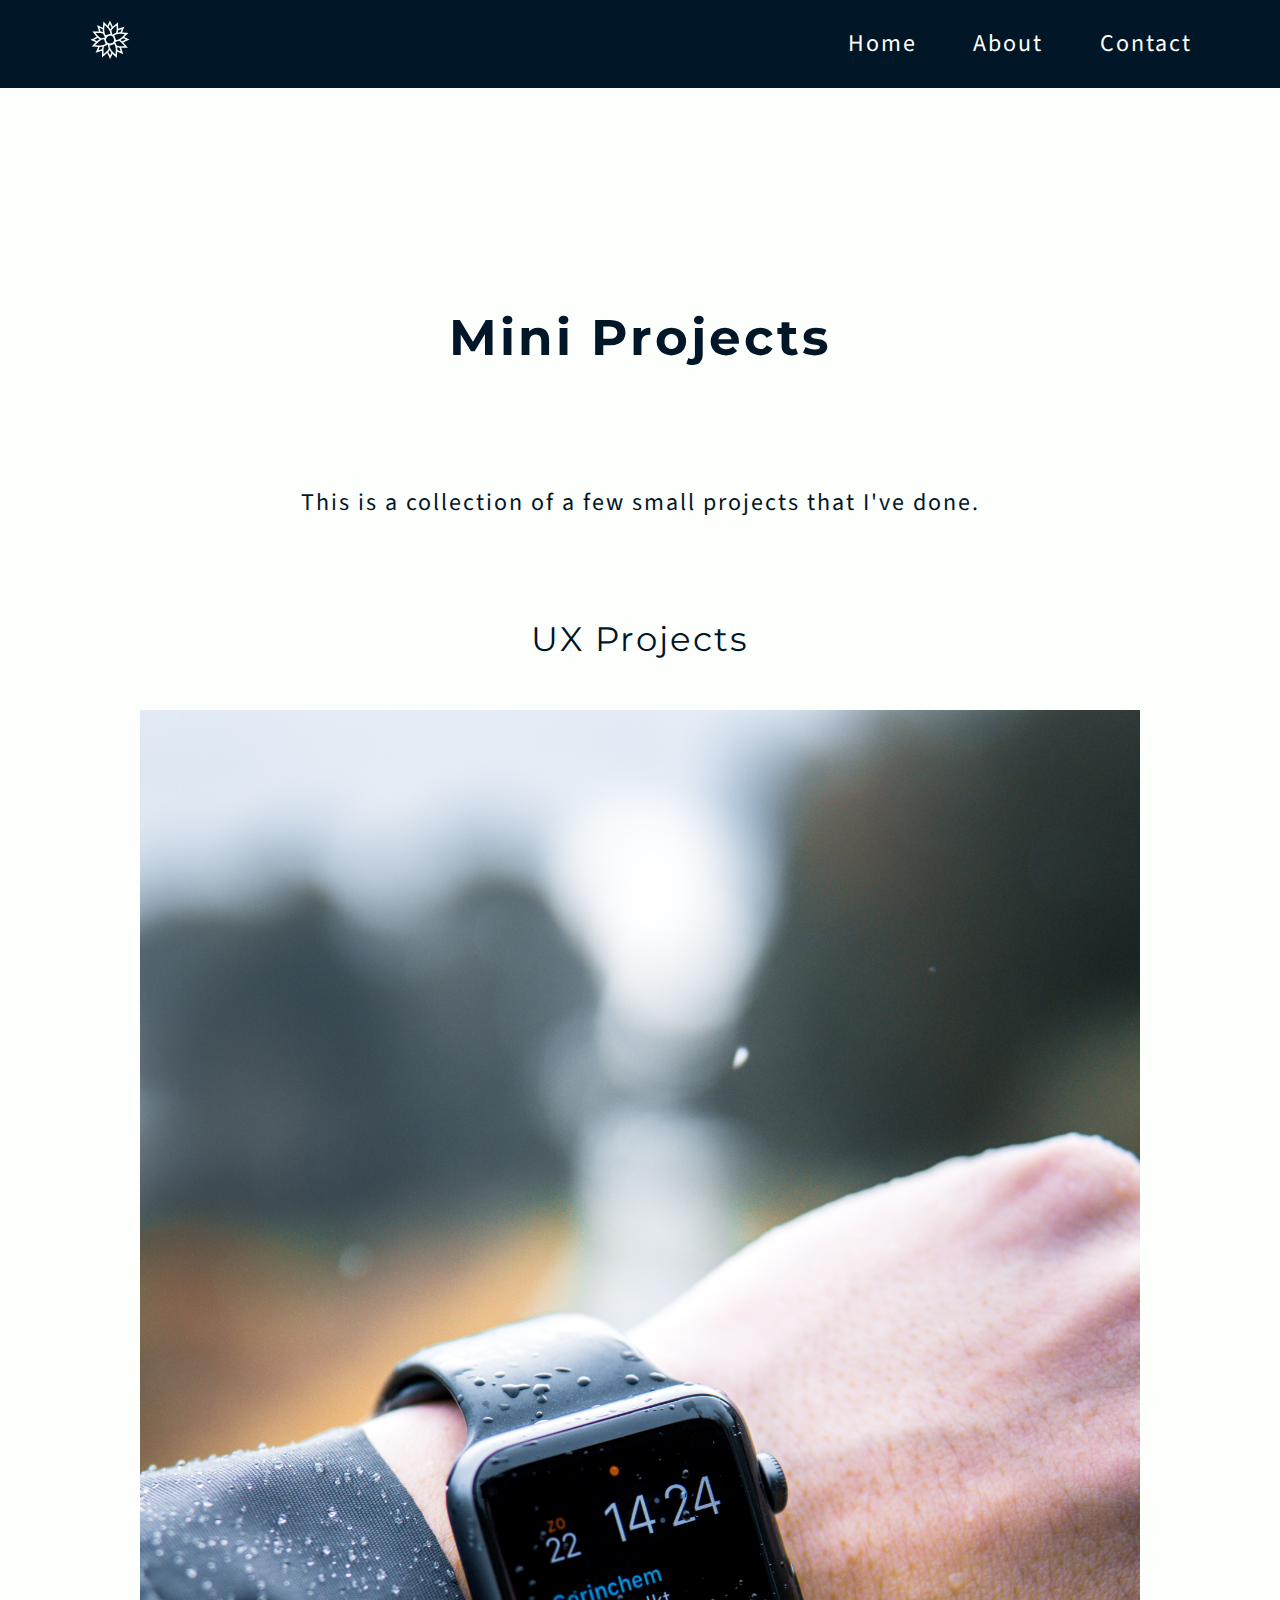
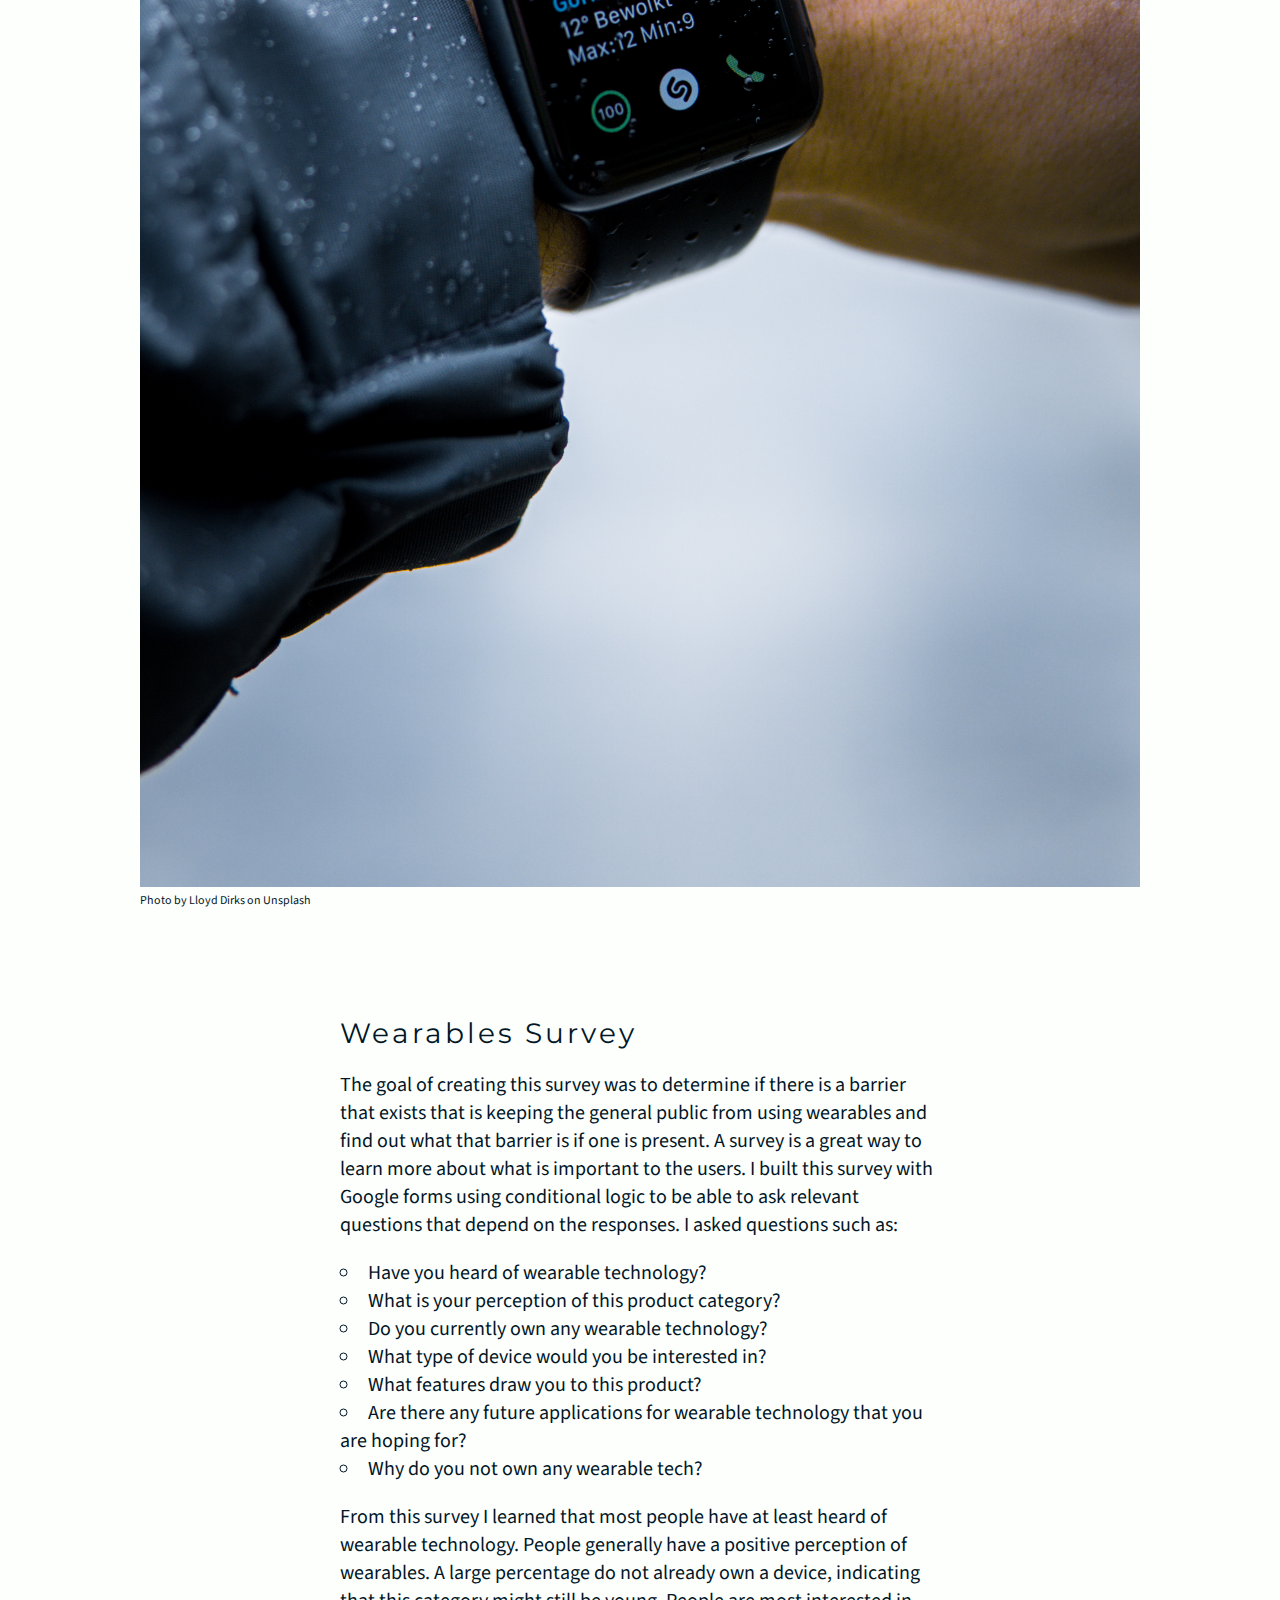
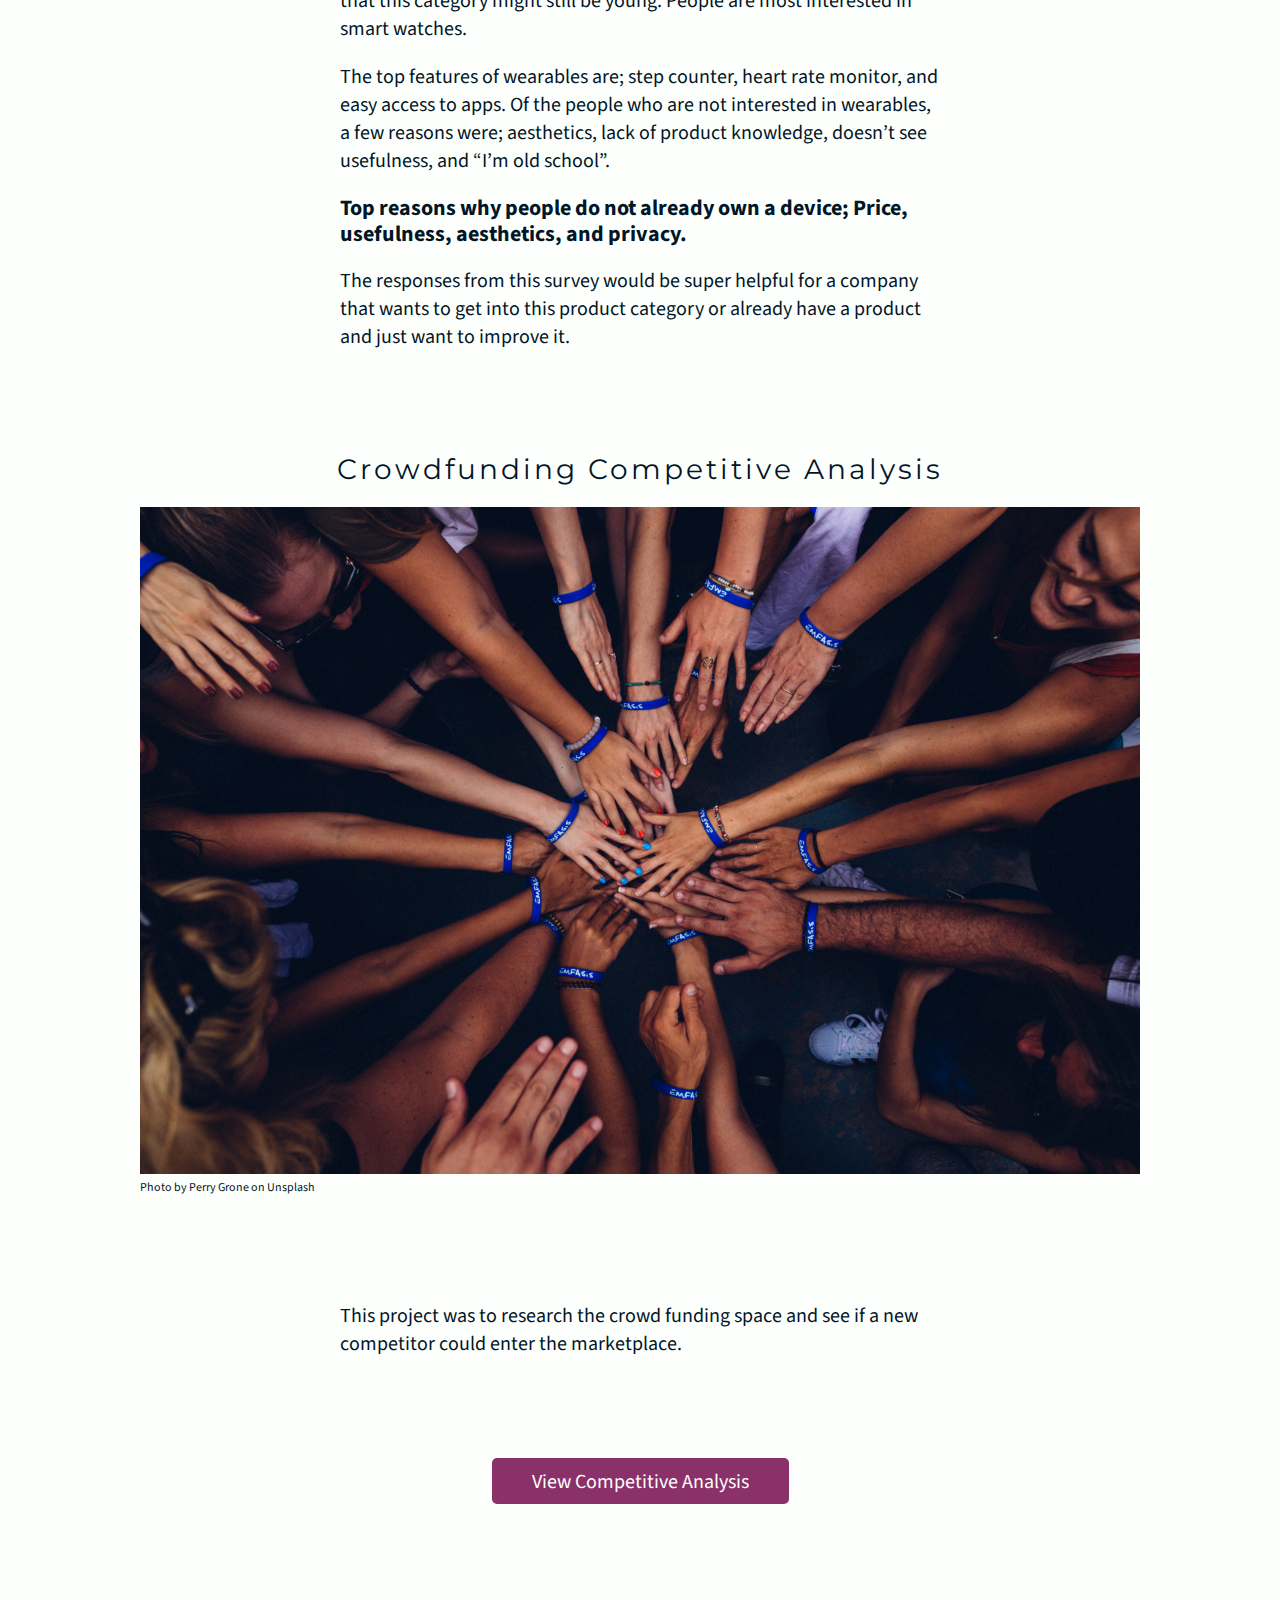
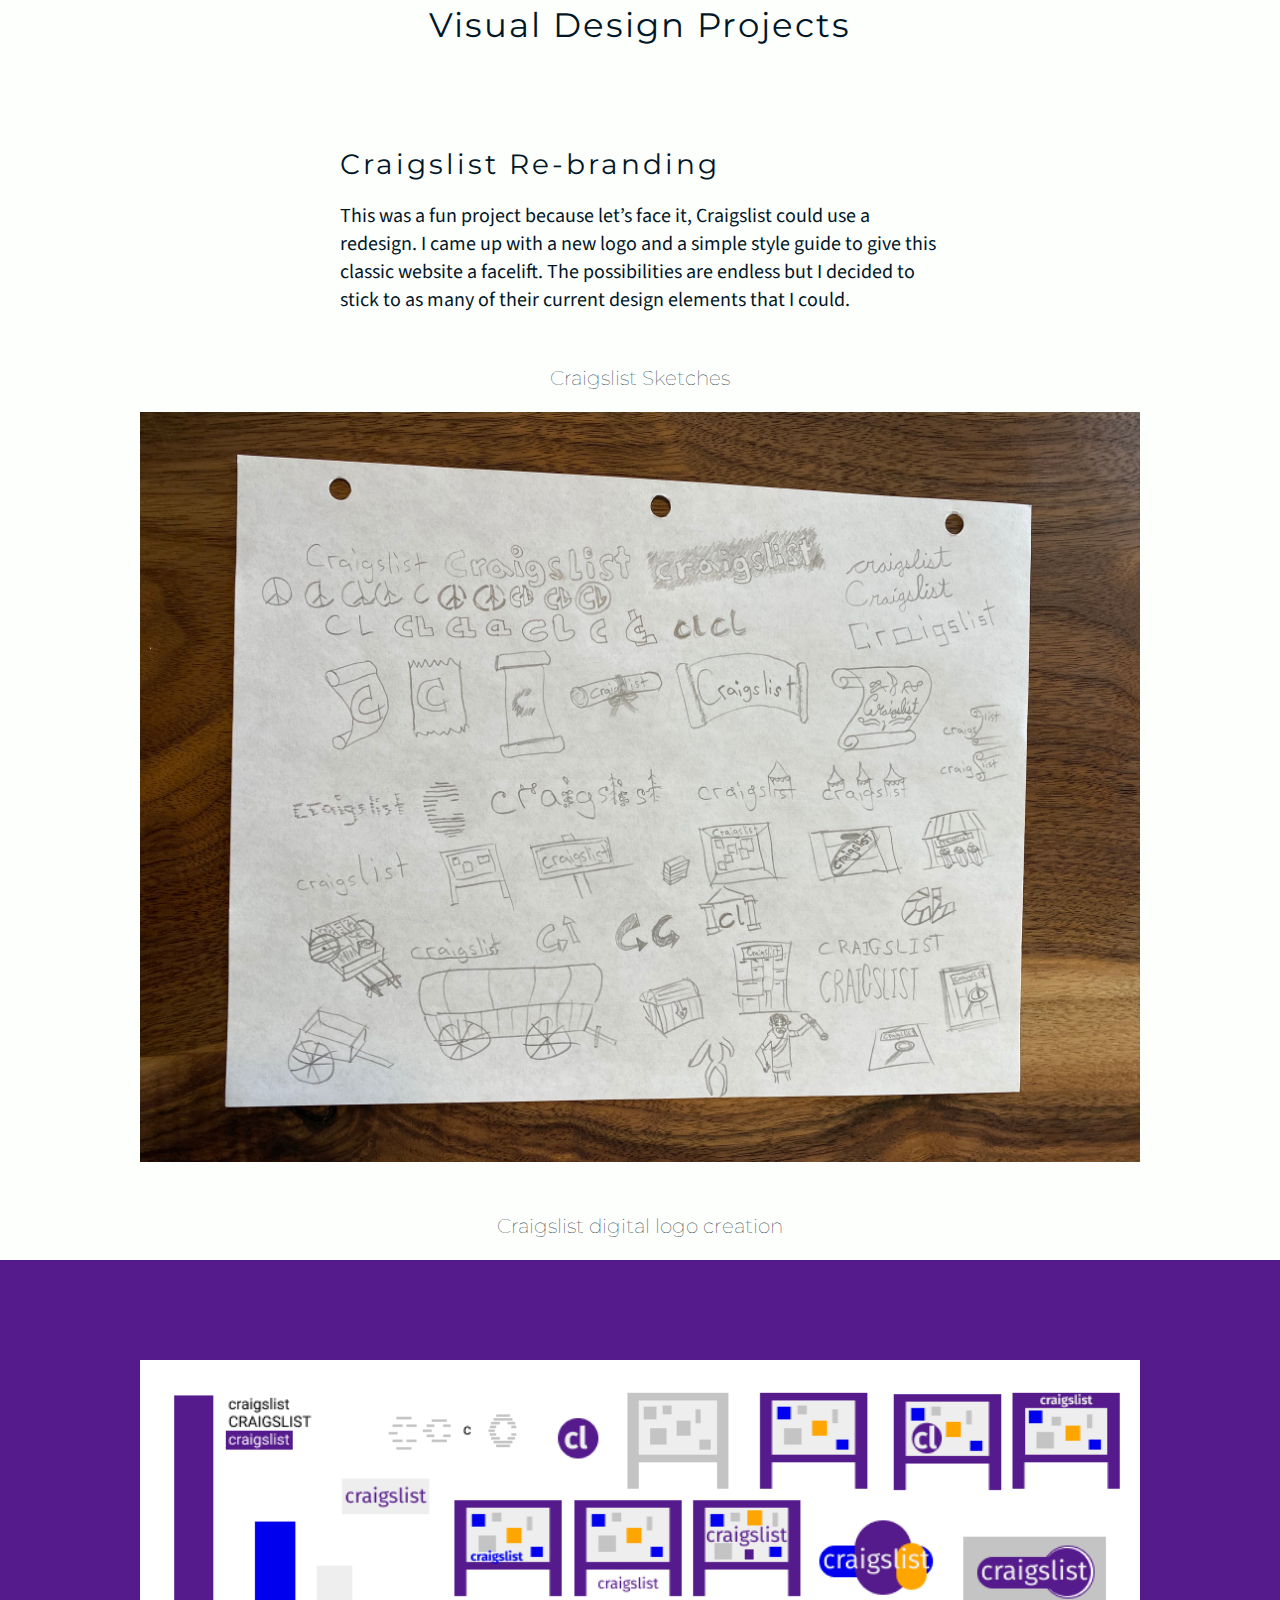
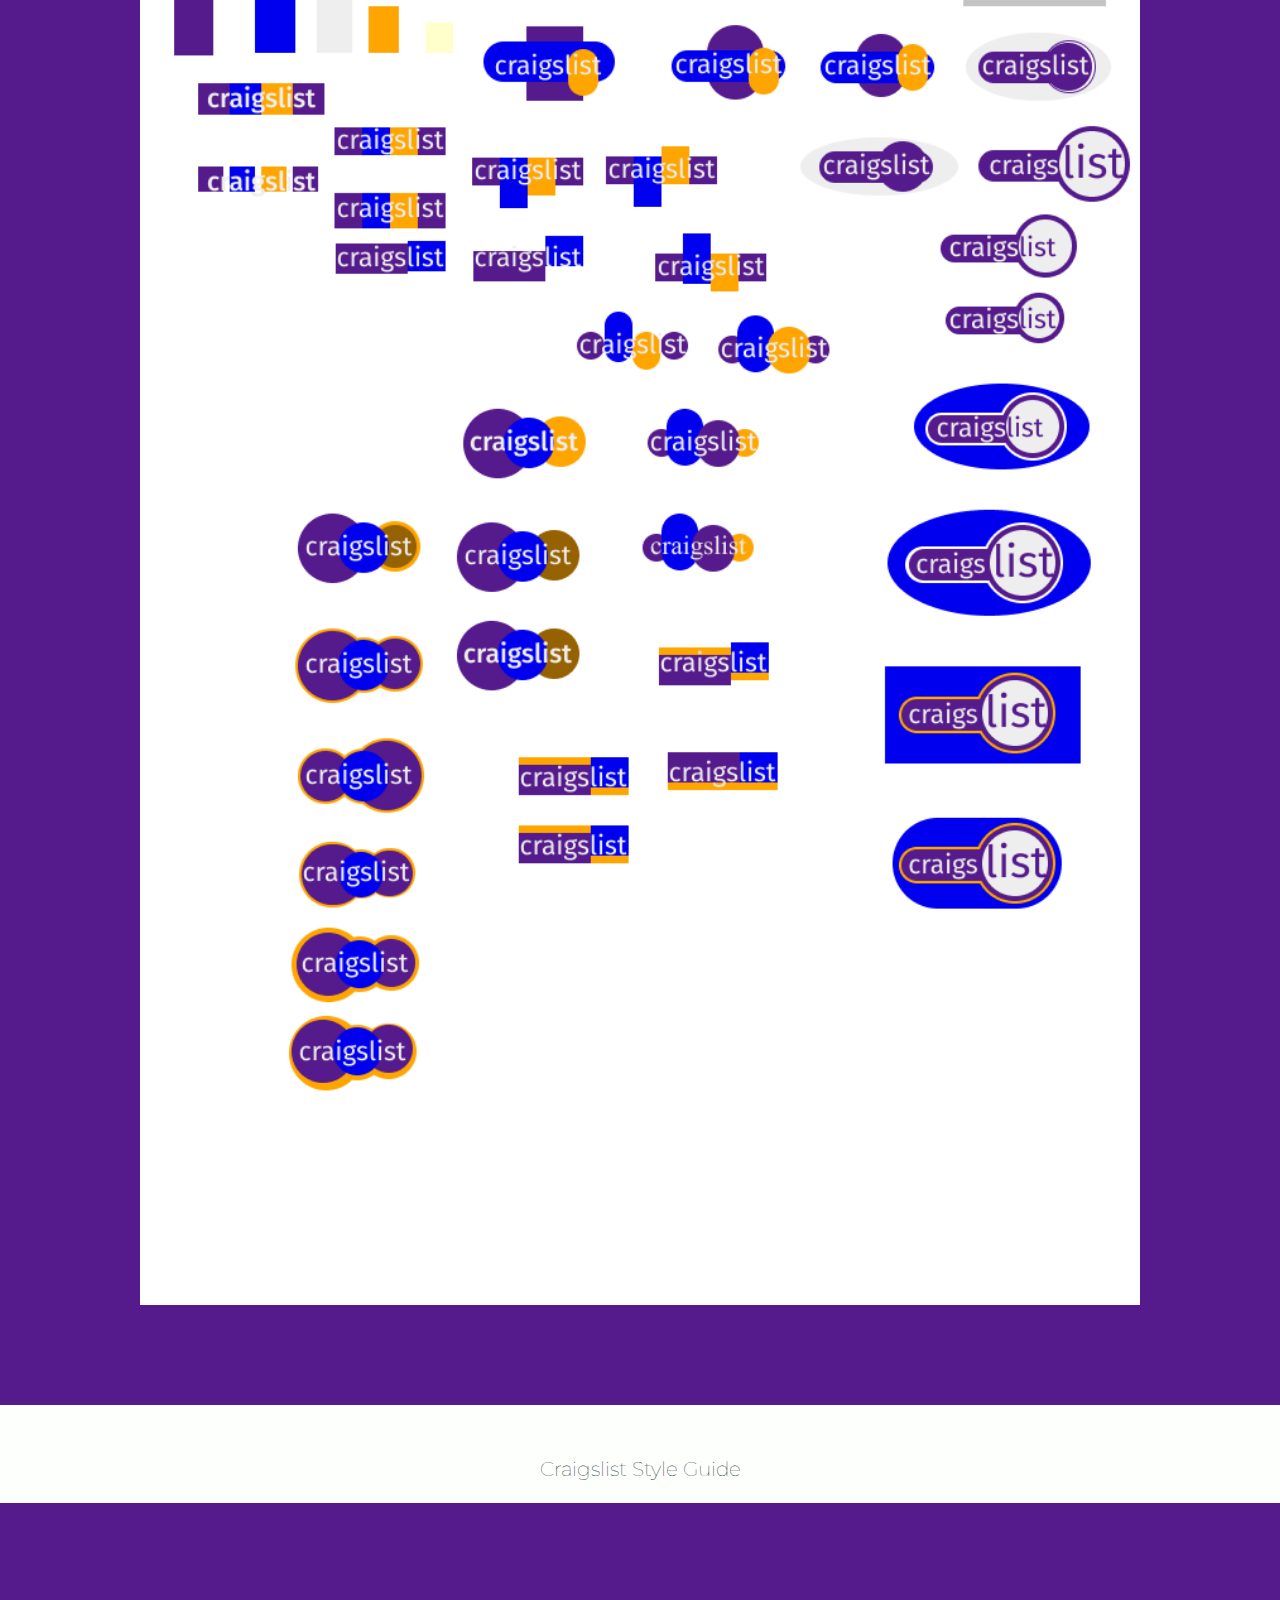
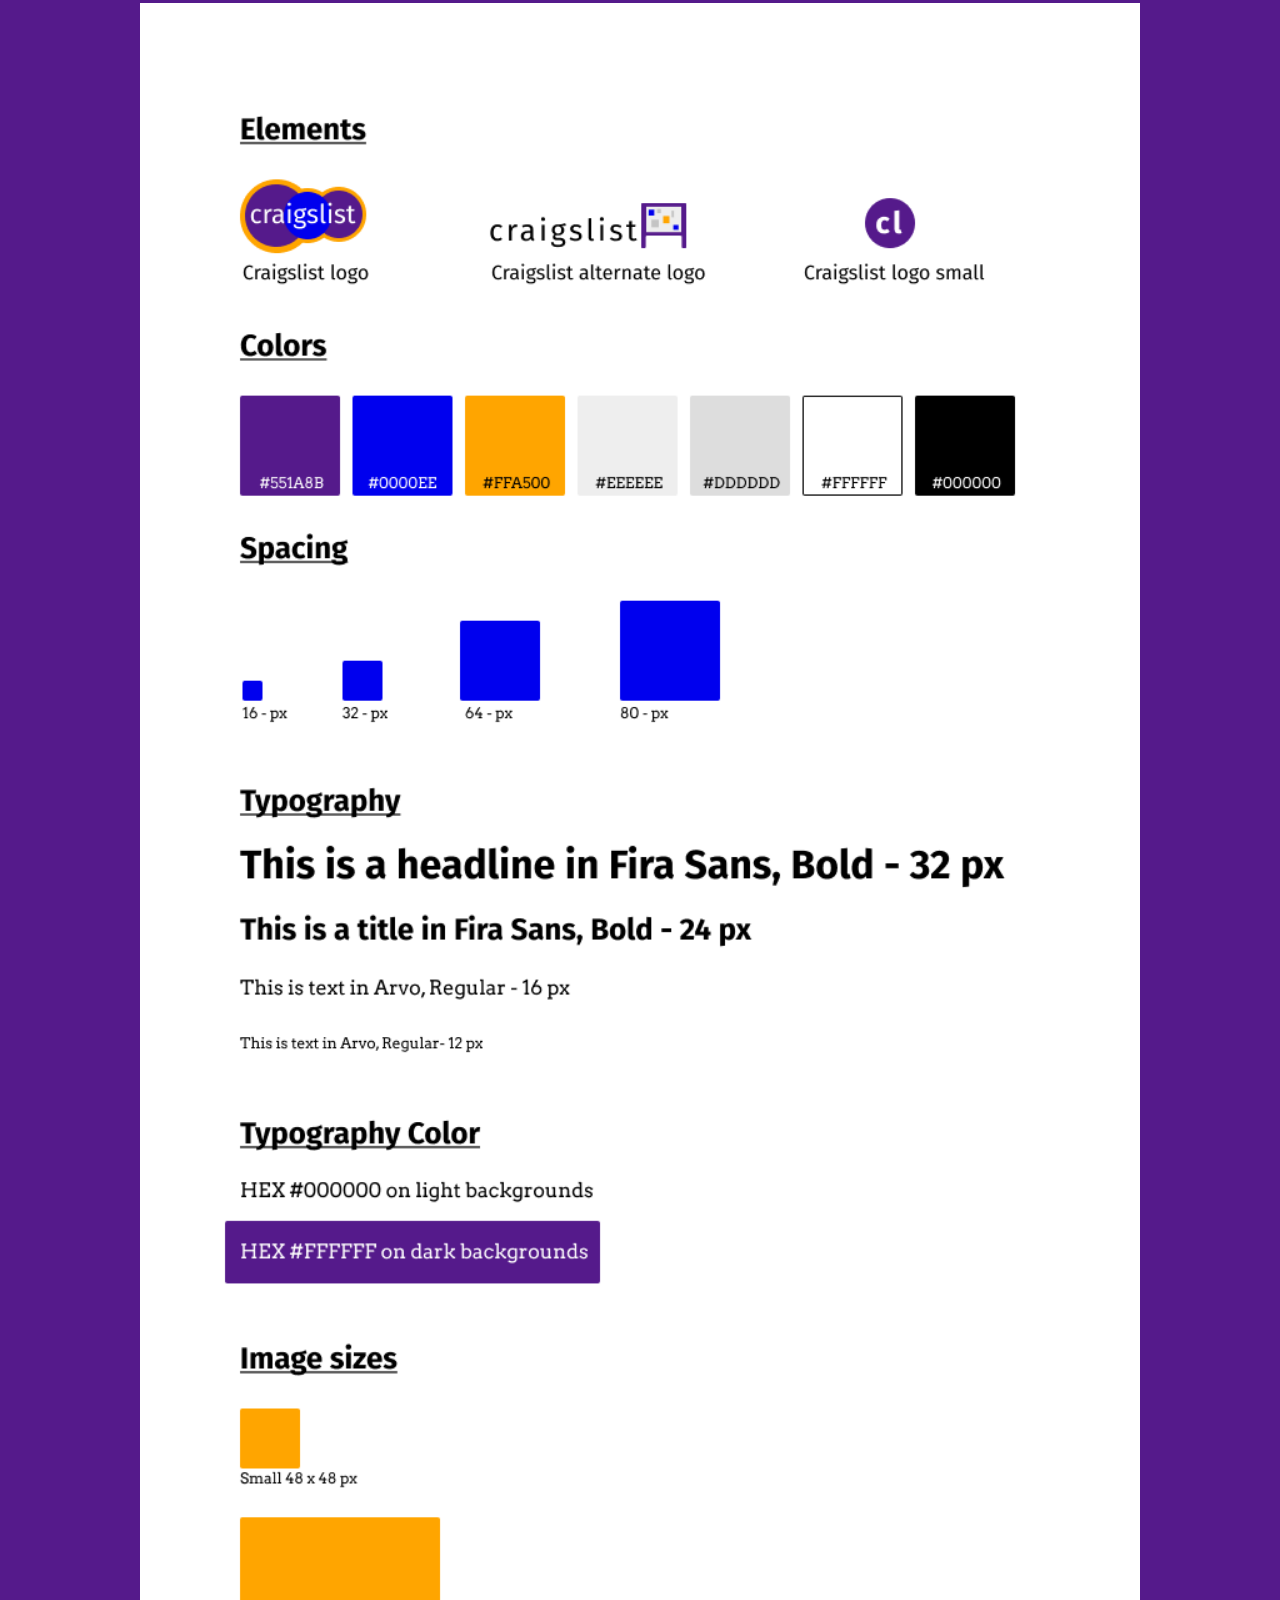
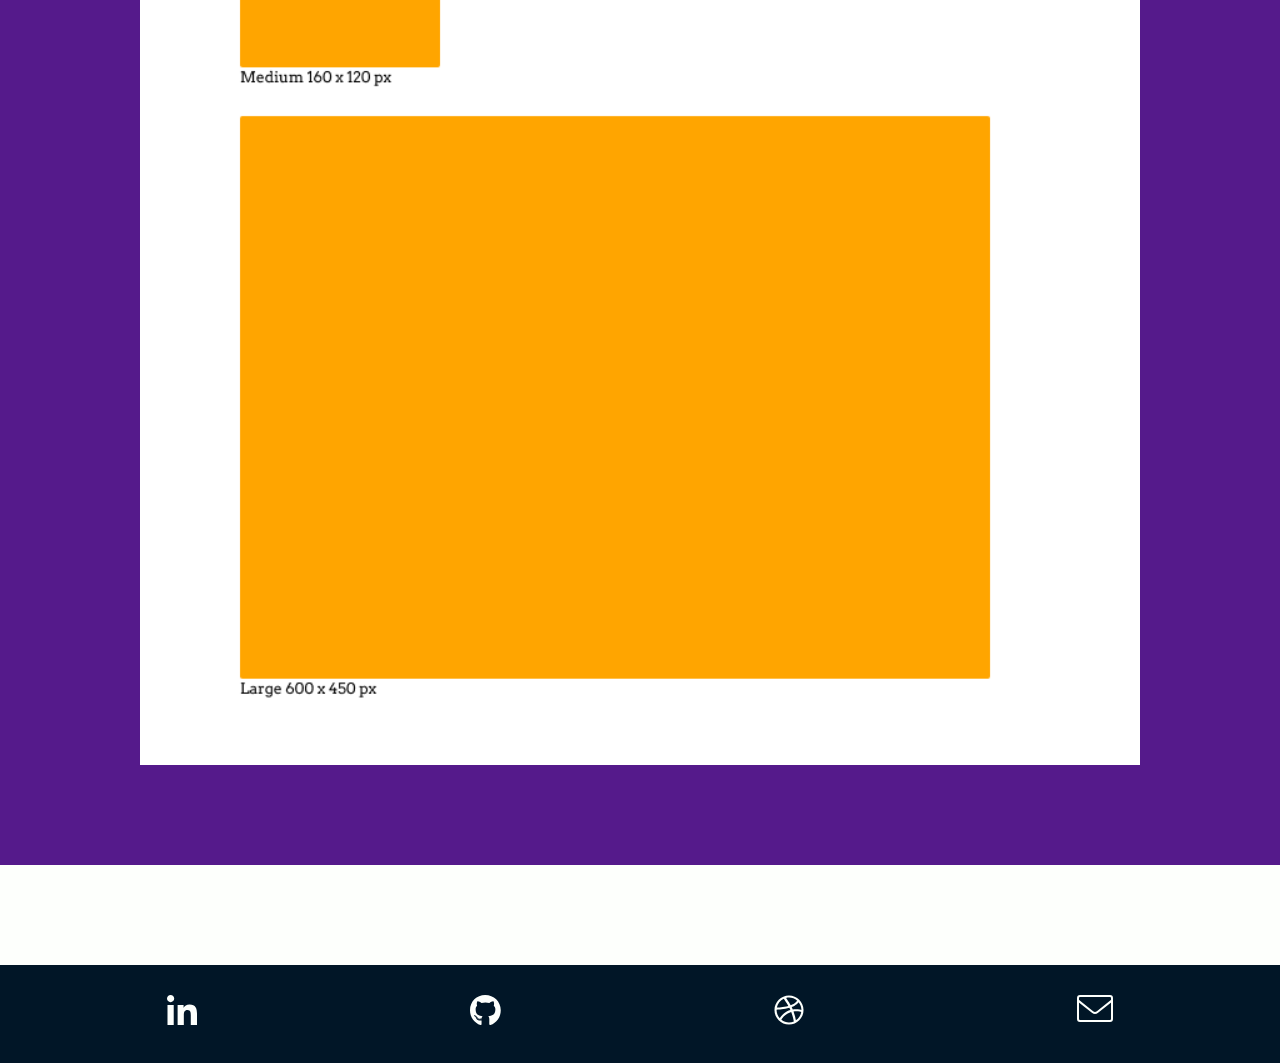
<file: MiniProjects.html>
<!DOCTYPE html>
<html>
  <head>
    <meta charset="utf-8">
    <meta http-equiv="X-UA-Compatible" content="IE=edge,chrome=1">
    <title>Mini Projects</title>
    <meta name="viewport" content="width=device-width, initial-scale = 1.0">
    <link rel="icon" type="image/png" sizes="16x16" href="images/favicon.png">
    <link rel="stylesheet" href="styles/reset.css">
    <link href="https://fonts.googleapis.com/css?family=Montserrat:500|Source+Sans+Pro&display=swap" rel="stylesheet">
    <link rel="stylesheet" href="styles/style.css">
  </head>
  <body>
    <div class="container">
      <header>
        <a href="index.html">
          <svg class="my-logo" width="40" height="40" viewBox="0 0 40 40" fill="none" xmlns="http://www.w3.org/2000/svg">
          <path d="M18.8784 4.42213C19.2153 3.72837 19.5681 3.00171 19.9206 2.23281C20.2868 3.0809 20.6728 3.87581 21.0491 4.63252C21.1494 4.83427 21.2487 5.03268 21.3465 5.22832C21.8571 6.24862 22.3299 7.19356 22.7151 8.14439C23.5587 10.2269 23.9535 12.2702 23.2145 14.859H16.7204C16.1025 12.3235 16.424 10.284 17.1876 8.20186C17.6027 7.06984 18.147 5.92978 18.7554 4.67548C18.7962 4.59151 18.8372 4.50707 18.8784 4.42213Z" fill="#011627" stroke="#FDFFFC" stroke-width="1.5"/>
          <path d="M4.54048 20.7672C3.82974 20.4279 3.08546 20.0727 2.29794 19.7178C3.16628 19.3494 3.98024 18.9608 4.75536 18.582C4.96157 18.4812 5.1644 18.3814 5.36444 18.283C6.40791 17.7698 7.37529 17.2939 8.34868 16.9063C10.4848 16.0556 12.5838 15.6572 15.2435 16.4059V22.9361C12.6389 23.5622 10.5444 23.2381 8.40823 22.468C7.24916 22.0501 6.08216 21.5024 4.7995 20.8908C4.71365 20.8498 4.62731 20.8086 4.54048 20.7672Z" fill="#011627" stroke="#FDFFFC" stroke-width="1.5"/>
          <path d="M21.1521 35.0742C20.8128 35.785 20.4576 36.5293 20.1027 37.3168C19.7343 36.4484 19.3457 35.6345 18.9669 34.8594C18.8661 34.6531 18.7663 34.4503 18.6679 34.2503C18.1547 33.2068 17.6788 32.2394 17.2912 31.266C16.4405 29.1299 16.0421 27.0309 16.7908 24.3712H23.321C23.9471 26.9758 23.623 29.0703 22.8529 31.2065C22.4351 32.3656 21.8873 33.5326 21.2757 34.8152C21.2347 34.9011 21.1935 34.9874 21.1521 35.0742Z" fill="#011627" stroke="#FDFFFC" stroke-width="1.5"/>
          <path d="M35.4585 18.5099C36.1693 18.8492 36.9136 19.2044 37.7011 19.5593C36.8327 19.9277 36.0188 20.3163 35.2437 20.6951C35.0375 20.7959 34.8346 20.8957 34.6346 20.9941C33.5911 21.5073 32.6237 21.9832 31.6503 22.3708C29.5142 23.2215 27.4153 23.6199 24.7555 22.8712V16.341C27.3601 15.7149 29.4546 16.039 31.5908 16.8091C32.7499 17.227 33.9169 17.7747 35.1995 18.3863C35.2854 18.4273 35.3717 18.4685 35.4585 18.5099Z" fill="#011627" stroke="#FDFFFC" stroke-width="1.5"/>
          <path d="M30.7251 8.72691C31.4671 8.51673 32.2443 8.29658 33.0528 8.04809C32.6634 8.88574 32.3269 9.70286 32.0124 10.4872C31.9285 10.6964 31.8465 10.9025 31.7656 11.1058C31.3437 12.1658 30.9529 13.1475 30.4994 14.0677C29.5063 16.0832 28.2437 17.7376 25.8195 18.9085L21.4982 14.0609C22.9797 11.9124 24.7161 10.7953 26.7785 9.97982C27.8997 9.53646 29.1129 9.18413 30.4541 8.8037C30.5439 8.77823 30.6342 8.75264 30.7251 8.72691Z" fill="#011627" stroke="#FDFFFC" stroke-width="1.5"/>
          <path d="M8.98317 8.90014C8.76347 8.14385 8.53341 7.35187 8.27428 6.52788C9.12708 6.93094 9.95877 7.27998 10.7573 7.60649C10.9698 7.69335 11.1792 7.77837 11.3858 7.86222C12.4633 8.29961 13.4622 8.7051 14.3993 9.17378C16.4557 10.2023 18.1498 11.504 19.3607 13.9876L14.4861 18.3329C12.2856 16.8053 11.1338 15.0261 10.2872 12.9191C9.82786 11.7758 9.46017 10.5402 9.06326 9.17573C9.0367 9.08441 9.01001 8.99254 8.98317 8.90014Z" fill="#011627" stroke="#FDFFFC" stroke-width="1.5"/>
          <path d="M9.35653 30.8201C8.60024 31.0398 7.80826 31.2699 6.98427 31.529C7.38733 30.6762 7.73637 29.8445 8.06288 29.046C8.14974 28.8335 8.23476 28.6241 8.31861 28.4175C8.756 27.34 9.16149 26.3411 9.63017 25.4041C10.6587 23.3476 11.9604 21.6536 14.444 20.4426L18.7893 25.3173C17.2617 27.5177 15.4825 28.6695 13.3755 29.5161C12.2322 29.9755 10.9966 30.3431 9.63212 30.7401C9.5408 30.7666 9.44893 30.7933 9.35653 30.8201Z" fill="#011627" stroke="#FDFFFC" stroke-width="1.5"/>
          <path d="M31.2414 30.4779C31.4611 31.2341 31.6912 32.0261 31.9503 32.8501C31.0975 32.4471 30.2658 32.098 29.4673 31.7715C29.2548 31.6846 29.0454 31.5996 28.8388 31.5158C27.7613 31.0784 26.7624 30.6729 25.8253 30.2042C23.7689 29.1757 22.0749 27.874 20.8639 25.3904L25.7386 21.0451C27.939 22.5727 29.0908 24.3519 29.9374 26.4589C30.3967 27.6022 30.7644 28.8378 31.1613 30.2023C31.1879 30.2936 31.2146 30.3855 31.2414 30.4779Z" fill="#011627" stroke="#FDFFFC" stroke-width="1.5"/>
          <path d="M25.4667 5.3604C26.0635 4.87188 26.6885 4.36018 27.331 3.81001C27.3077 4.73348 27.3248 5.61701 27.349 6.46175C27.3555 6.68697 27.3624 6.90873 27.3692 7.12738C27.4048 8.26772 27.4377 9.32384 27.3886 10.3486C27.2811 12.5929 26.7826 14.6134 25.0259 16.6536L19.1306 13.93C19.633 11.3691 20.7802 9.65251 22.3466 8.08255C23.1982 7.229 24.1704 6.42231 25.2488 5.53883C25.321 5.47968 25.3937 5.42022 25.4667 5.3604Z" fill="#011627" stroke="#FDFFFC" stroke-width="1.5"/>
          <path d="M5.59588 14.1853C5.09294 13.5792 4.56627 12.9446 4.00018 12.2922C4.94296 12.3219 5.84485 12.3105 6.7074 12.2917C6.93687 12.2867 7.16284 12.2812 7.3857 12.2757C8.54823 12.2474 9.62598 12.2211 10.6722 12.2775C12.9682 12.4011 15.0407 12.9197 17.1412 14.7148L14.4025 20.643C11.7755 20.119 10.01 18.9464 8.39375 17.3514C7.51678 16.486 6.68707 15.4993 5.77918 14.4061C5.71842 14.333 5.65732 14.2593 5.59588 14.1853Z" fill="#011627" stroke="#FDFFFC" stroke-width="1.5"/>
          <path d="M14.6749 34.14C14.0689 34.6429 13.4342 35.1696 12.7818 35.7357C12.8115 34.7929 12.8002 33.891 12.7813 33.0285C12.7763 32.799 12.7708 32.573 12.7654 32.3502C12.737 31.1876 12.7108 30.1099 12.7671 29.0637C12.8907 26.7677 13.4093 24.6952 15.2044 22.5947L21.1326 25.3334C20.6087 27.9604 19.436 29.7259 17.841 31.3421C16.9756 32.2191 15.989 33.0488 14.8957 33.9567C14.8226 34.0175 14.749 34.0785 14.6749 34.14Z" fill="#011627" stroke="#FDFFFC" stroke-width="1.5"/>
          <path d="M34.6102 25.103C35.1131 25.709 35.6398 26.3437 36.2059 26.9961C35.2631 26.9664 34.3612 26.9777 33.4987 26.9966C33.2692 27.0016 33.0432 27.0071 32.8204 27.0125C31.6578 27.0409 30.5801 27.0671 29.5338 27.0108C27.2379 26.8872 25.1654 26.3686 23.0648 24.5735L25.8035 18.6453C28.4305 19.1692 30.1961 20.3419 31.8123 21.9369C32.6893 22.8023 33.519 23.7889 34.4269 24.8821C34.4876 24.9553 34.5487 25.0289 34.6102 25.103Z" fill="#011627" stroke="#FDFFFC" stroke-width="1.5"/>
          <path d="M13.7825 5.75308C13.864 4.98619 13.9493 4.18292 14.0201 3.34002C14.6522 4.01356 15.2851 4.63033 15.8958 5.21449C16.0586 5.37024 16.2193 5.52319 16.3778 5.67401C17.2042 6.46055 17.9696 7.18901 18.6546 7.95274C20.1548 9.62548 21.2195 11.4136 21.4026 14.0996L15.2938 16.3031C13.8522 14.1276 13.4626 12.1 13.4744 9.8823C13.4809 8.67658 13.606 7.41948 13.7528 6.03314C13.7626 5.94033 13.7725 5.84698 13.7825 5.75308Z" fill="#011627" stroke="#FDFFFC" stroke-width="1.5"/>
          <path d="M5.84078 25.9933C5.05709 25.9154 4.23643 25.8337 3.37522 25.7671C4.06705 25.1259 4.70088 24.4842 5.30147 23.8649C5.46125 23.7001 5.6182 23.5374 5.77298 23.377C6.5804 22.5401 7.32893 21.7643 8.11306 21.0693C9.83382 19.5443 11.6731 18.4574 14.429 18.2592L16.6448 24.402C14.4072 25.8747 12.3269 26.2805 10.0562 26.2809C8.82409 26.2811 7.54048 26.1619 6.12637 26.0217C6.03172 26.0123 5.93653 26.0029 5.84078 25.9933Z" fill="#011627" stroke="#FDFFFC" stroke-width="1.5"/>
          <path d="M26.3211 33.8156C26.2431 34.5993 26.1615 35.4199 26.0949 36.2811C25.4537 35.5893 24.812 34.9555 24.1926 34.3549C24.0279 34.1951 23.8652 34.0382 23.7048 33.8834C22.8679 33.076 22.092 32.3274 21.3971 31.5433C19.8721 29.8226 18.7852 27.9833 18.587 25.2273L24.7298 23.0116C26.2025 25.2492 26.6083 27.3295 26.6087 29.6002C26.6089 30.8323 26.4897 32.1159 26.3495 33.53C26.3401 33.6247 26.3306 33.7198 26.3211 33.8156Z" fill="#011627" stroke="#FDFFFC" stroke-width="1.5"/>
          <path d="M34.1592 13.3795C34.9429 13.4575 35.7636 13.5391 36.6248 13.6058C35.933 14.2469 35.2991 14.8886 34.6985 15.508C34.5387 15.6728 34.3818 15.8355 34.227 15.9959C33.4196 16.8328 32.6711 17.6086 31.8869 18.3035C30.1662 19.8285 28.3269 20.9155 25.571 21.1137L23.3552 14.9709C25.5928 13.4981 27.6731 13.0923 29.9438 13.092C31.1759 13.0917 32.4595 13.211 33.8736 13.3512C33.9683 13.3605 34.0635 13.37 34.1592 13.3795Z" fill="#011627" stroke="#FDFFFC" stroke-width="1.5"/>
          </svg>
        </a>
        <div class="menu">
          <div class="line1">
          </div>
          <div class="line2">
          </div>
          <div class="line3">
          </div>
        </div>
        <ul class="menu-items">
          <li><a href="index.html">Home</a></li>
          <li><a href="about.html">About</a></li>
          <li><a href="contact.html">Contact</a></li>
        </ul>
      </header>
      <main class="project-page">
        <button onclick="topFunction()" id="backToTop" title="Go to top">Top</button>
        <div class="margins">
          <h1 class="q-projects-header">Mini Projects</h1>
          <h5>This is a collection of a few small projects that I've done.</h5>
        </div>
        <h2 class="topmarglrg botmargmed">UX Projects</h2>
        <div>
          <div class="center">
            <img src="images/quickies/smart watch.jpg" class="Project-pics" alt="Person wearing an Apple watch">
          </div>
          <p class="photo-cred">Photo by Lloyd Dirks on Unsplash</p>
        </div>
        <div class="margins">
          <h3 class="botmargsml">Wearables Survey</h3>
          <p class="botmargsml">The goal of creating this survey was to determine if there is a barrier that exists that is keeping the general public from using wearables and find out what that barrier is if one is present. A survey is a great way to learn more about what is important to the users. I built this survey with Google forms using conditional logic to be able to ask relevant questions that depend on the responses. I asked questions such as:</p>
          <ul class="Project-list  botmargsml">
            <li>Have you heard of wearable technology?</li>
            <li>What is your perception of this product category?</li>
            <li>Do you currently own any wearable technology?</li>
            <li>What type of device would you be interested in?</li>
            <li>What features draw you to this product?</li>
            <li>Are there any future applications for wearable technology that you are hoping for?</li>
            <li>Why do you not own any wearable tech?</li>
          </ul>
          <p class="botmargsml">From this survey I learned that most people have at least heard of wearable technology. People generally have a positive perception of wearables. A large percentage do not already own a device, indicating that this category might still be young. People are most interested in smart watches.</p>
          <p class="botmargsml">The top features of wearables are; step counter, heart rate monitor, and easy access to apps. Of the people who are not interested in wearables, a few reasons were; aesthetics, lack of product knowledge, doesn’t see usefulness, and “I’m old school”.</p>
          <p class="fun-fact botmargsml">Top reasons why people do not already own a device; Price, usefulness, aesthetics, and privacy.</p>
          <p class="botmarglrg">The responses from this survey would be super helpful for a company that wants to get into this product category or already have a product and just want to improve it.</p>
        </div>
        <h3 class="text-center botmargsml">Crowdfunding Competitive Analysis</h3>
        <div>
          <div class="center">
            <img src="images/quickies/hands.jpg" class="Project-pics" alt="A bunch of hands in the center">
          </div>
          <p class="photo-cred">Photo by Perry Grone on Unsplash</p>
        </div>
        <div class="margins">
          <p class="botmarglrg">This project was to research the crowd funding space and see if a new competitor could enter the marketplace.</p>
          <div class="center">
            <a href="https://drive.google.com/open?id=1IoMUBg3s1hCo_uyxVK-NIyMBPyom7HdASOWWf5t3YNU" class="q-projects-button" target="_blank" title="Prototype">View Competitive Analysis</a>
          </div>
        </div>
        <div class="margins">
          <h2 class="text-center botmarglrg">Visual Design Projects</h2>
          <h3 class="botmargsml">Craigslist Re-branding</h3>
          <p class="botmargmed">This was a fun project because let’s face it, Craigslist could use a redesign. I came up with a new logo and a simple style guide to give this classic website a facelift. The possibilities are endless but I decided to stick to as many of their current design elements that I could.</p>
        </div>
        <h4 class="botmargsml">Craigslist Sketches</h4>
        <div class="center botmargmed">
          <img src="images/quickies/sketches.jpg" class="Project-pics" alt="Craigslist logo sketches">
        </div>
        <h4 class="center botmargsml">Craigslist digital logo creation</h4>
        <div class="cl-background botmargmed">
          <img src="images/quickies/logos.png" class="Project-pics topnbotmarg" alt="Craigslist digital logos">
        </div>
        <h4 class="botmargsml">Craigslist Style Guide</h4>
        <div class="cl-background botmarglrg">
          <img src="images/quickies/style guide.png" class="Project-pics topnbotmarg" alt="Craigslist style guide">
        </div>
      </main>
    </div>
    <footer>
      <ul class="footmedia">
        <li>
          <a href="https://www.linkedin.com/in/sean-valenzuela-b5a9a9a0/" class="light" target="_blank">
            <svg width="30" height="30" viewBox="0 0 30 30" fill="none" xmlns="http://www.w3.org/2000/svg">
              <path d="M6.71533 30H0.495547V9.97054H6.71533V30ZM3.60209 7.23833C1.61321 7.23833 0 5.59097 0 3.60209C1.42356e-08 2.64676 0.379505 1.73055 1.05503 1.05503C1.73055 0.379505 2.64676 0 3.60209 0C4.55742 0 5.47363 0.379505 6.14915 1.05503C6.82467 1.73055 7.20418 2.64676 7.20418 3.60209C7.20418 5.59097 5.5903 7.23833 3.60209 7.23833ZM29.994 30H23.7876V20.2498C23.7876 17.9261 23.7407 14.9461 20.5538 14.9461C17.32 14.9461 16.8245 17.4707 16.8245 20.0824V30H10.6114V9.97054H16.5767V12.7027H16.6638C17.4941 11.129 19.5225 9.46829 22.5487 9.46829C28.8435 9.46829 30.0007 13.6135 30.0007 18.9975V30H29.994Z" fill="#FDFFFC"/>
            </svg>
          </a>
        </li>
        <li>
          <a href="https://github.com/Seanv57" class="light" target="_blank">
            <svg width="31" height="30" viewBox="0 0 31 30" fill="none" xmlns="http://www.w3.org/2000/svg">
              <path d="M10.2914 24.156C10.2914 24.28 10.1487 24.3793 9.96883 24.3793C9.76412 24.3979 9.62144 24.2986 9.62144 24.156C9.62144 24.0319 9.76412 23.9326 9.94402 23.9326C10.1301 23.914 10.2914 24.0133 10.2914 24.156ZM8.36215 23.8768C8.31873 24.0009 8.4428 24.1435 8.6289 24.1808C8.79019 24.2428 8.97629 24.1808 9.01351 24.0567C9.05073 23.9326 8.93286 23.79 8.74676 23.7341C8.58548 23.6907 8.40558 23.7527 8.36215 23.8768ZM11.104 23.7713C10.9241 23.8148 10.8001 23.9326 10.8187 24.0753C10.8373 24.1994 10.9986 24.28 11.1847 24.2366C11.3646 24.1932 11.4887 24.0753 11.47 23.9512C11.4514 23.8334 11.2839 23.7527 11.104 23.7713ZM15.1859 0C6.58178 0 0 6.53216 0 15.1362C0 22.0158 4.32996 27.9028 10.5147 29.9747C11.3088 30.1174 11.5879 29.6273 11.5879 29.2241C11.5879 28.8395 11.5693 26.718 11.5693 25.4152C11.5693 25.4152 7.22694 26.3457 6.31504 23.5666C6.31504 23.5666 5.60785 21.7615 4.5905 21.2962C4.5905 21.2962 3.16993 20.3223 4.68975 20.3409C4.68975 20.3409 6.2344 20.4649 7.08426 21.9414C8.4428 24.3359 10.7194 23.6473 11.6065 23.2379C11.7492 22.2453 12.1524 21.5567 12.5991 21.1473C9.13137 20.7627 5.63267 20.2602 5.63267 14.2926C5.63267 12.5867 6.10412 11.7306 7.09666 10.6388C6.93538 10.2356 6.40809 8.57307 7.25795 6.4267C8.55446 6.02348 11.5383 8.10161 11.5383 8.10161C12.779 7.75422 14.1127 7.57433 15.434 7.57433C16.7553 7.57433 18.0891 7.75422 19.3297 8.10161C19.3297 8.10161 22.3136 6.01728 23.6101 6.4267C24.4599 8.57927 23.9326 10.2356 23.7713 10.6388C24.7639 11.7368 25.3718 12.5929 25.3718 14.2926C25.3718 20.2788 21.718 20.7565 18.2503 21.1473C18.8211 21.6374 19.3049 22.5679 19.3049 24.0257C19.3049 26.1162 19.2863 28.703 19.2863 29.2117C19.2863 29.6149 19.5717 30.105 20.3595 29.9623C26.5629 27.9028 30.7688 22.0158 30.7688 15.1362C30.7688 6.53216 23.79 0 15.1859 0ZM6.02968 21.3955C5.94904 21.4575 5.96765 21.6002 6.07311 21.718C6.17236 21.8173 6.31504 21.8607 6.39568 21.7801C6.47633 21.718 6.45772 21.5753 6.35226 21.4575C6.25301 21.3582 6.11033 21.3148 6.02968 21.3955ZM5.35972 20.893C5.3163 20.9736 5.37833 21.0729 5.5024 21.1349C5.60165 21.1969 5.72572 21.1783 5.76914 21.0915C5.81257 21.0108 5.75053 20.9116 5.62646 20.8496C5.5024 20.8123 5.40314 20.8309 5.35972 20.893ZM7.36961 23.1014C7.27036 23.182 7.30758 23.3681 7.45026 23.486C7.59294 23.6287 7.77283 23.6473 7.85348 23.548C7.93412 23.4674 7.8969 23.2813 7.77283 23.1634C7.63636 23.0207 7.45026 23.0021 7.36961 23.1014ZM6.66243 22.1895C6.56317 22.2515 6.56317 22.4128 6.66243 22.5555C6.76168 22.6982 6.92917 22.7602 7.00982 22.6982C7.10907 22.6175 7.10907 22.4562 7.00982 22.3136C6.92297 22.1709 6.76168 22.1088 6.66243 22.1895Z" fill="#FDFFFC"/>
            </svg>
          </a>
        </li>
        <li>
          <a href="https://dribbble.com/seanv57" class="light" target="_blank">
            <svg width="30" height="30" viewBox="0 0 30 30" fill="none" xmlns="http://www.w3.org/2000/svg">
              <path d="M15 0.46875C6.98742 0.46875 0.46875 6.98742 0.46875 15C0.46875 23.0126 6.98742 29.5312 15 29.5312C23.0126 29.5312 29.5312 23.0126 29.5312 15C29.5312 6.98742 23.0126 0.46875 15 0.46875ZM24.6076 7.16988C26.3363 9.28195 27.3831 11.9721 27.4104 14.9016C27.0012 14.8151 22.8977 13.9828 18.7678 14.5021C18.4307 13.6794 18.1126 12.9557 17.6769 12.0638C22.266 10.1902 24.3459 7.52385 24.6076 7.16988V7.16988ZM23.2278 5.73457C23.0046 6.05256 21.1362 8.56383 16.7227 10.2181C14.6887 6.48123 12.4345 3.41139 12.0914 2.95201C16.0275 2.0032 20.1754 3.02643 23.2278 5.73457V5.73457ZM9.72311 3.78633C10.0504 4.2351 12.2683 7.30875 14.3249 10.9646C8.519 12.5064 3.40535 12.4842 2.85023 12.4768C3.65508 8.62529 6.25066 5.4242 9.72311 3.78633ZM2.58809 15.0189C2.58809 14.892 2.59061 14.7657 2.59441 14.6396C3.13746 14.6508 9.15223 14.7283 15.3506 12.8733C15.7059 13.5687 16.0454 14.2746 16.3569 14.9797C11.8687 16.2438 7.79086 19.8738 5.77893 23.3179C3.79652 21.1175 2.58809 18.2068 2.58809 15.0189ZM7.38146 24.8107C8.67797 22.1603 12.1966 18.7391 17.2005 17.032C18.9431 21.5603 19.6638 25.3554 19.8483 26.4444C15.8574 28.1444 11.0584 27.678 7.38146 24.8107V24.8107ZM21.935 25.3081C21.8078 24.5531 21.1471 20.9196 19.5237 16.4585C23.4132 15.8359 26.8304 16.8551 27.255 16.9891C26.7018 20.4427 24.7195 23.4253 21.935 25.3081Z" fill="#FDFFFC"/>
            </svg>
          </a>
        </li>
        <li>
          <a href="mailto:seanv57@gmail.com" class="light" target="_blank">
            <svg width="36" height="27" viewBox="0 0 36 27" fill="none" xmlns="http://www.w3.org/2000/svg">
            <rect x="1" y="1" width="34" height="25" rx="2" stroke="#FDFFFC" stroke-width="2"/>
            <path d="M0.899414 5.40015L15.5208 16.9434C16.9741 18.0907 19.0248 18.0907 20.478 16.9434L35.0994 5.40015" stroke="#FDFFFC" stroke-width="2"/>
            </svg>
          </a>
        </li>
      </ul>
    </footer>
    <script src="scripts/main.js"></script>
    <!-- Global site tag (gtag.js) - Google Analytics -->
    <script async src="https://www.googletagmanager.com/gtag/js?id=UA-153536015-1"></script>
    <script>
      window.dataLayer = window.dataLayer || [];
      function gtag(){dataLayer.push(arguments);}
      gtag('js', new Date());

      gtag('config', 'UA-153536015-1');
    </script>
  </body>
</html>
</file>
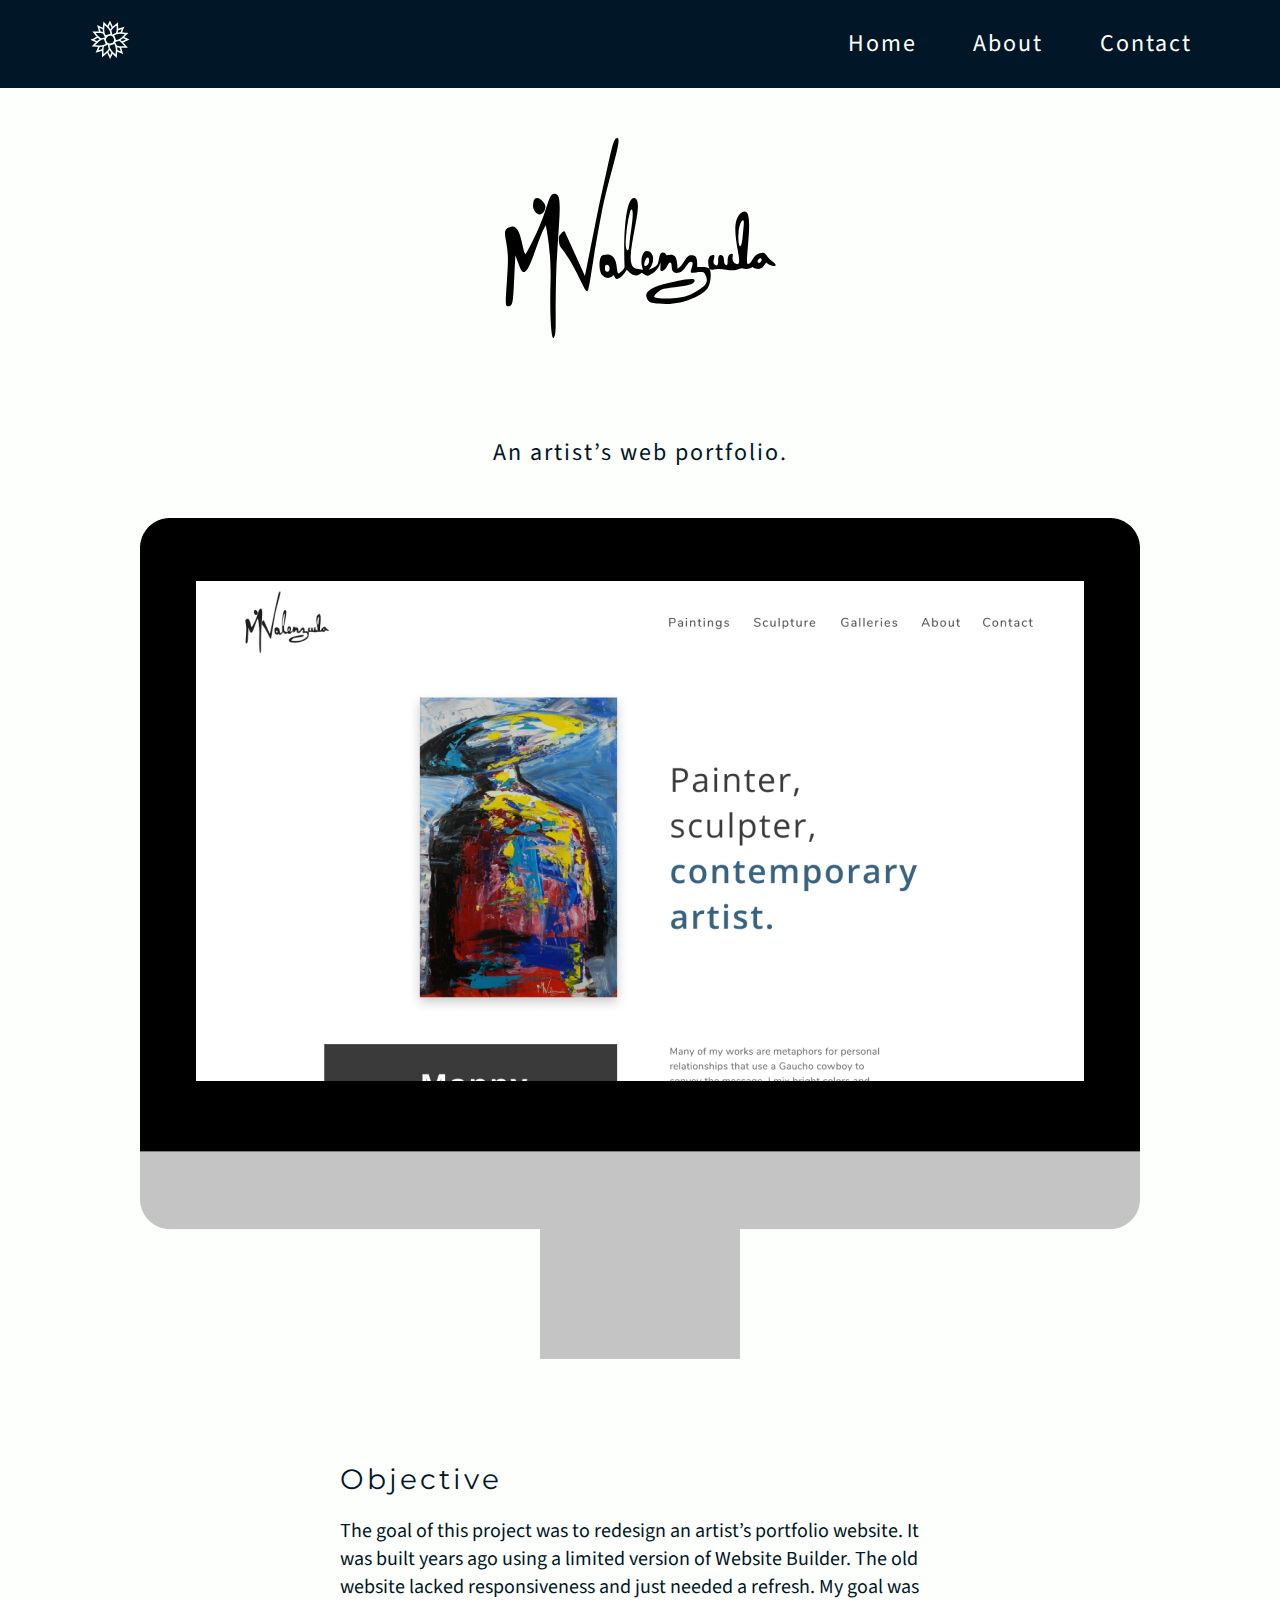
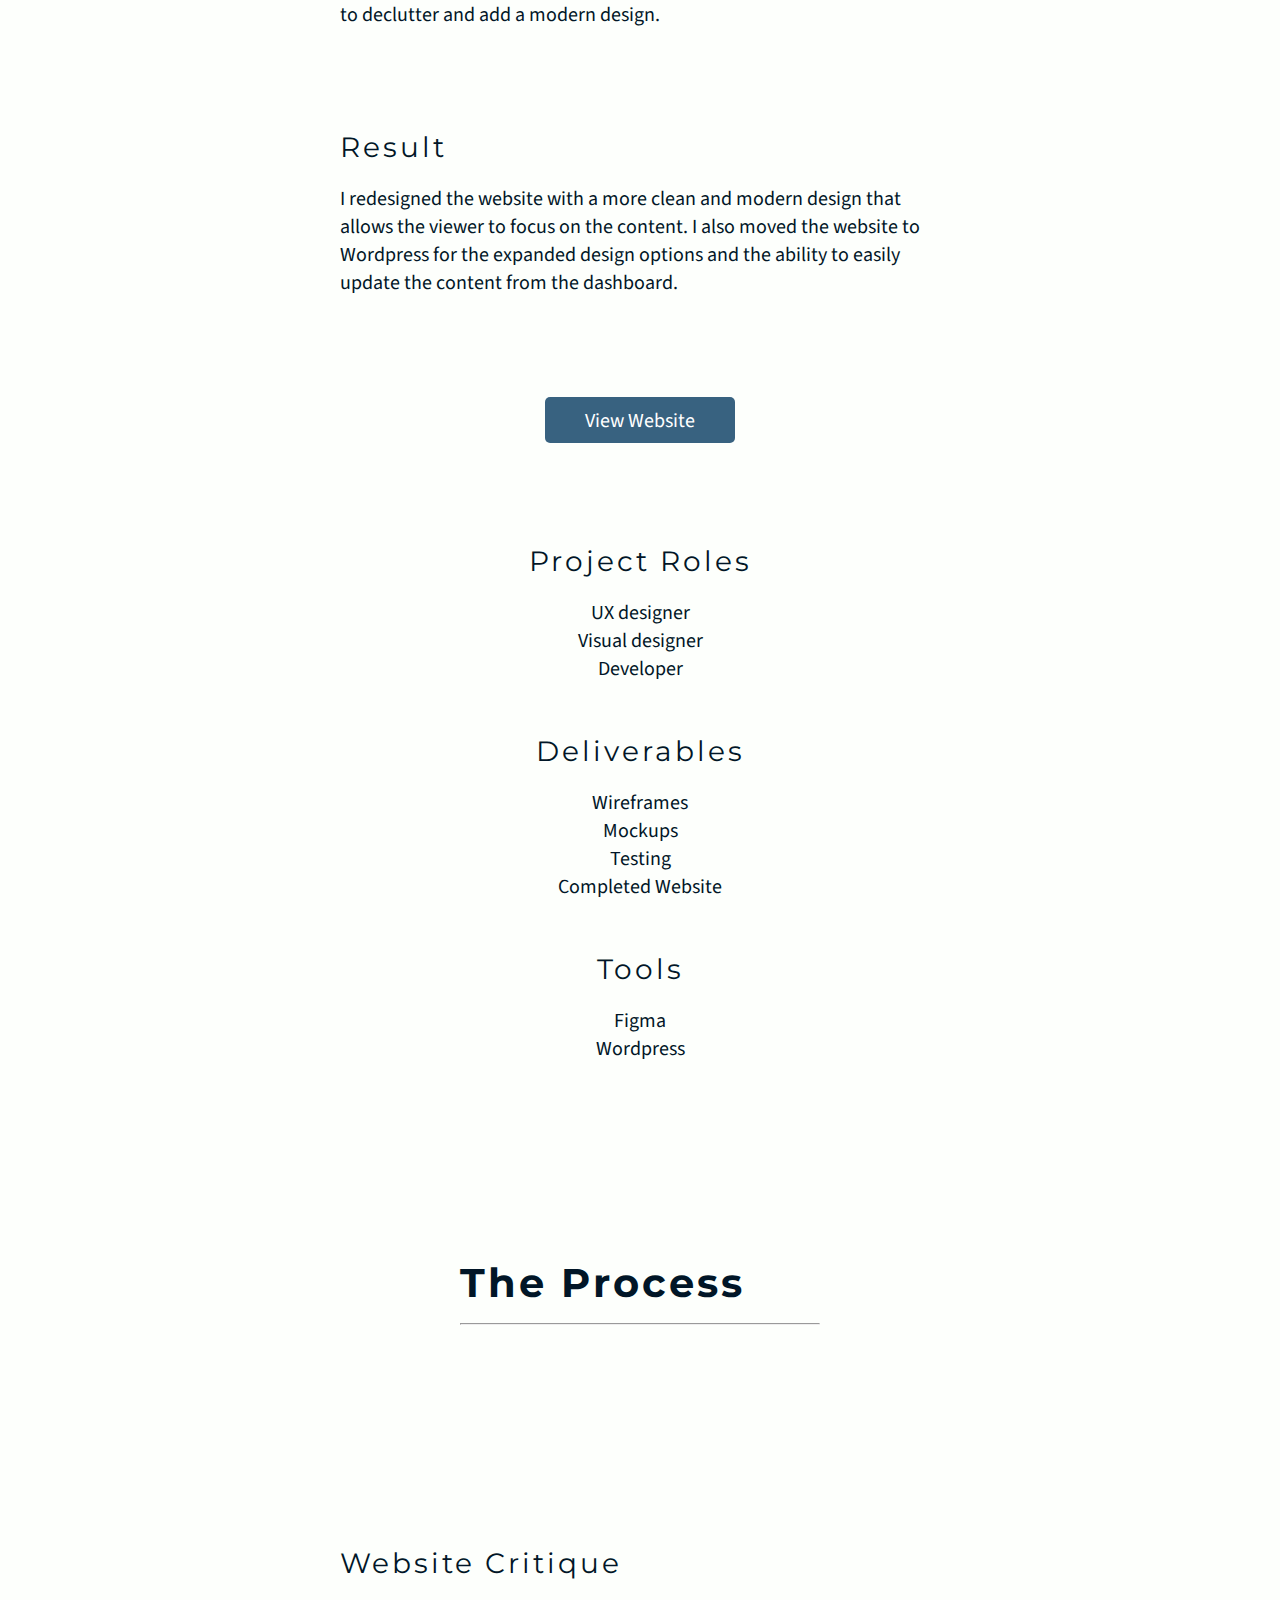
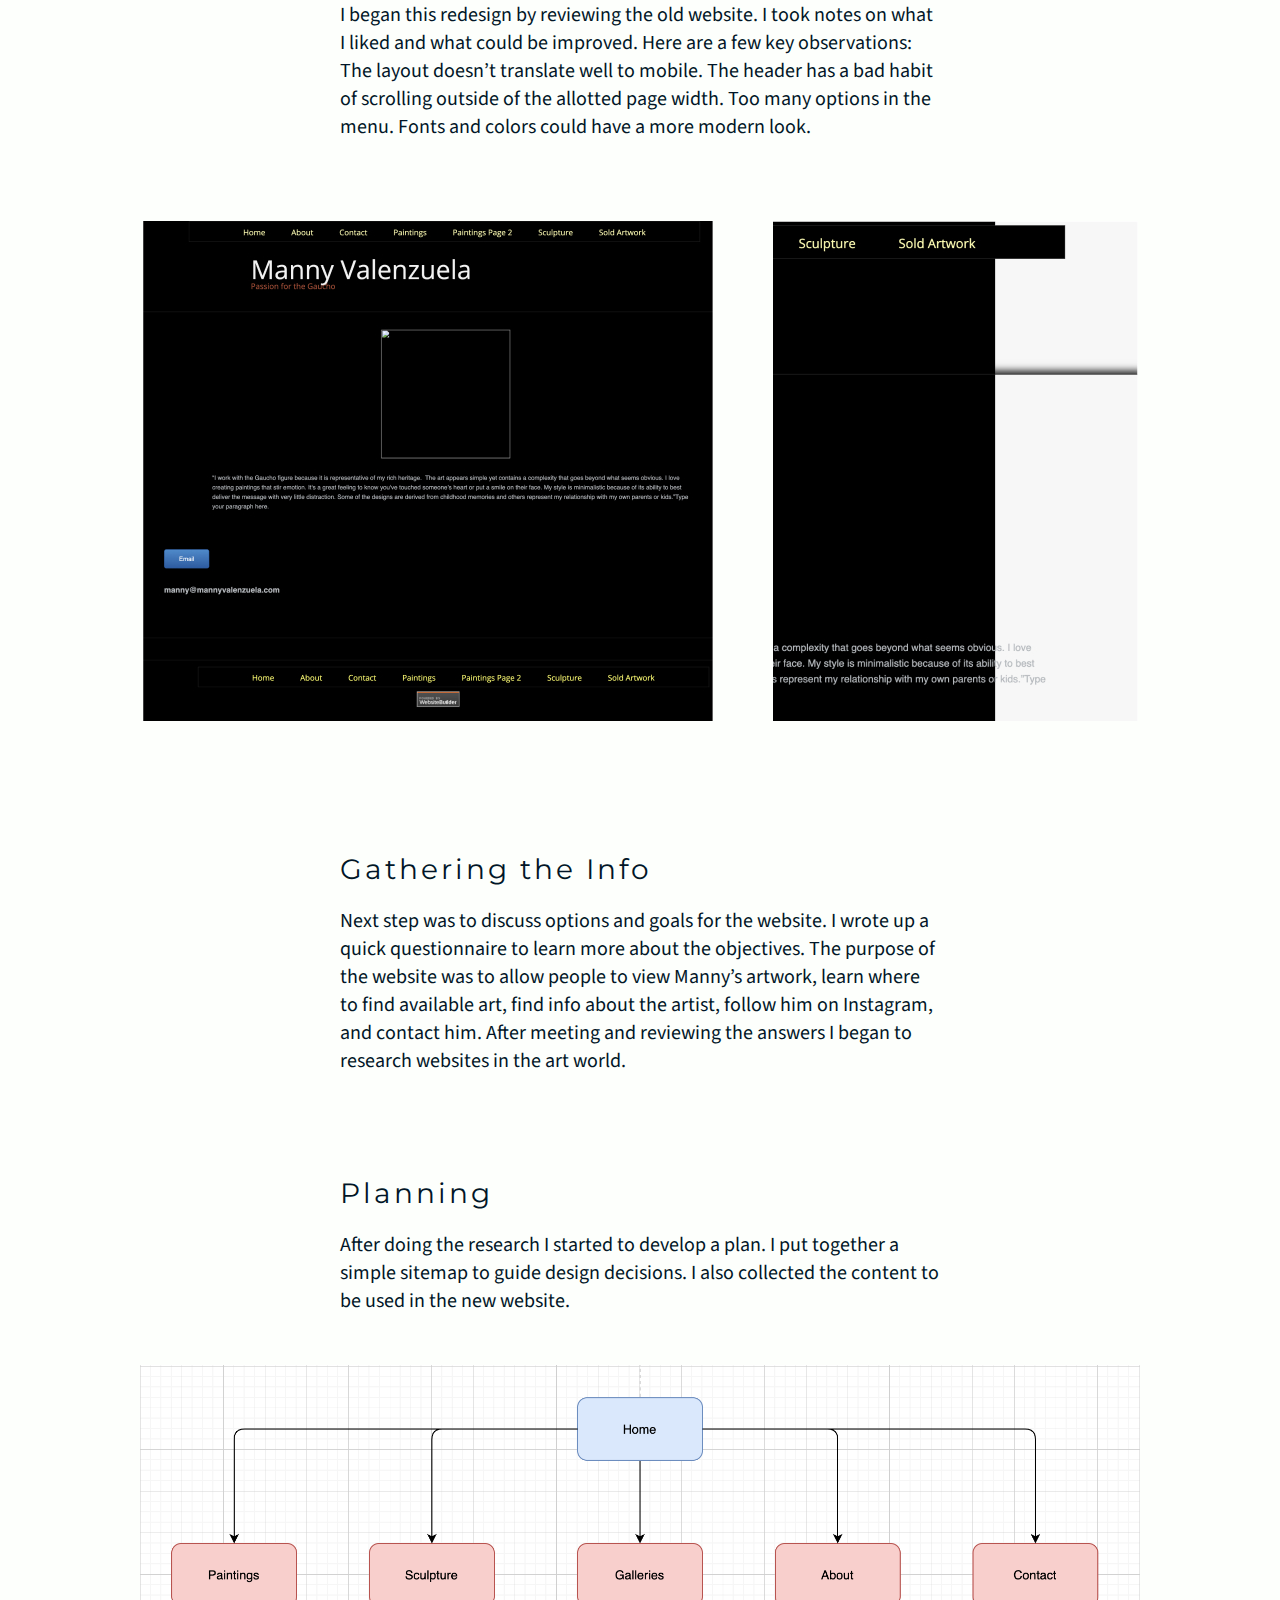
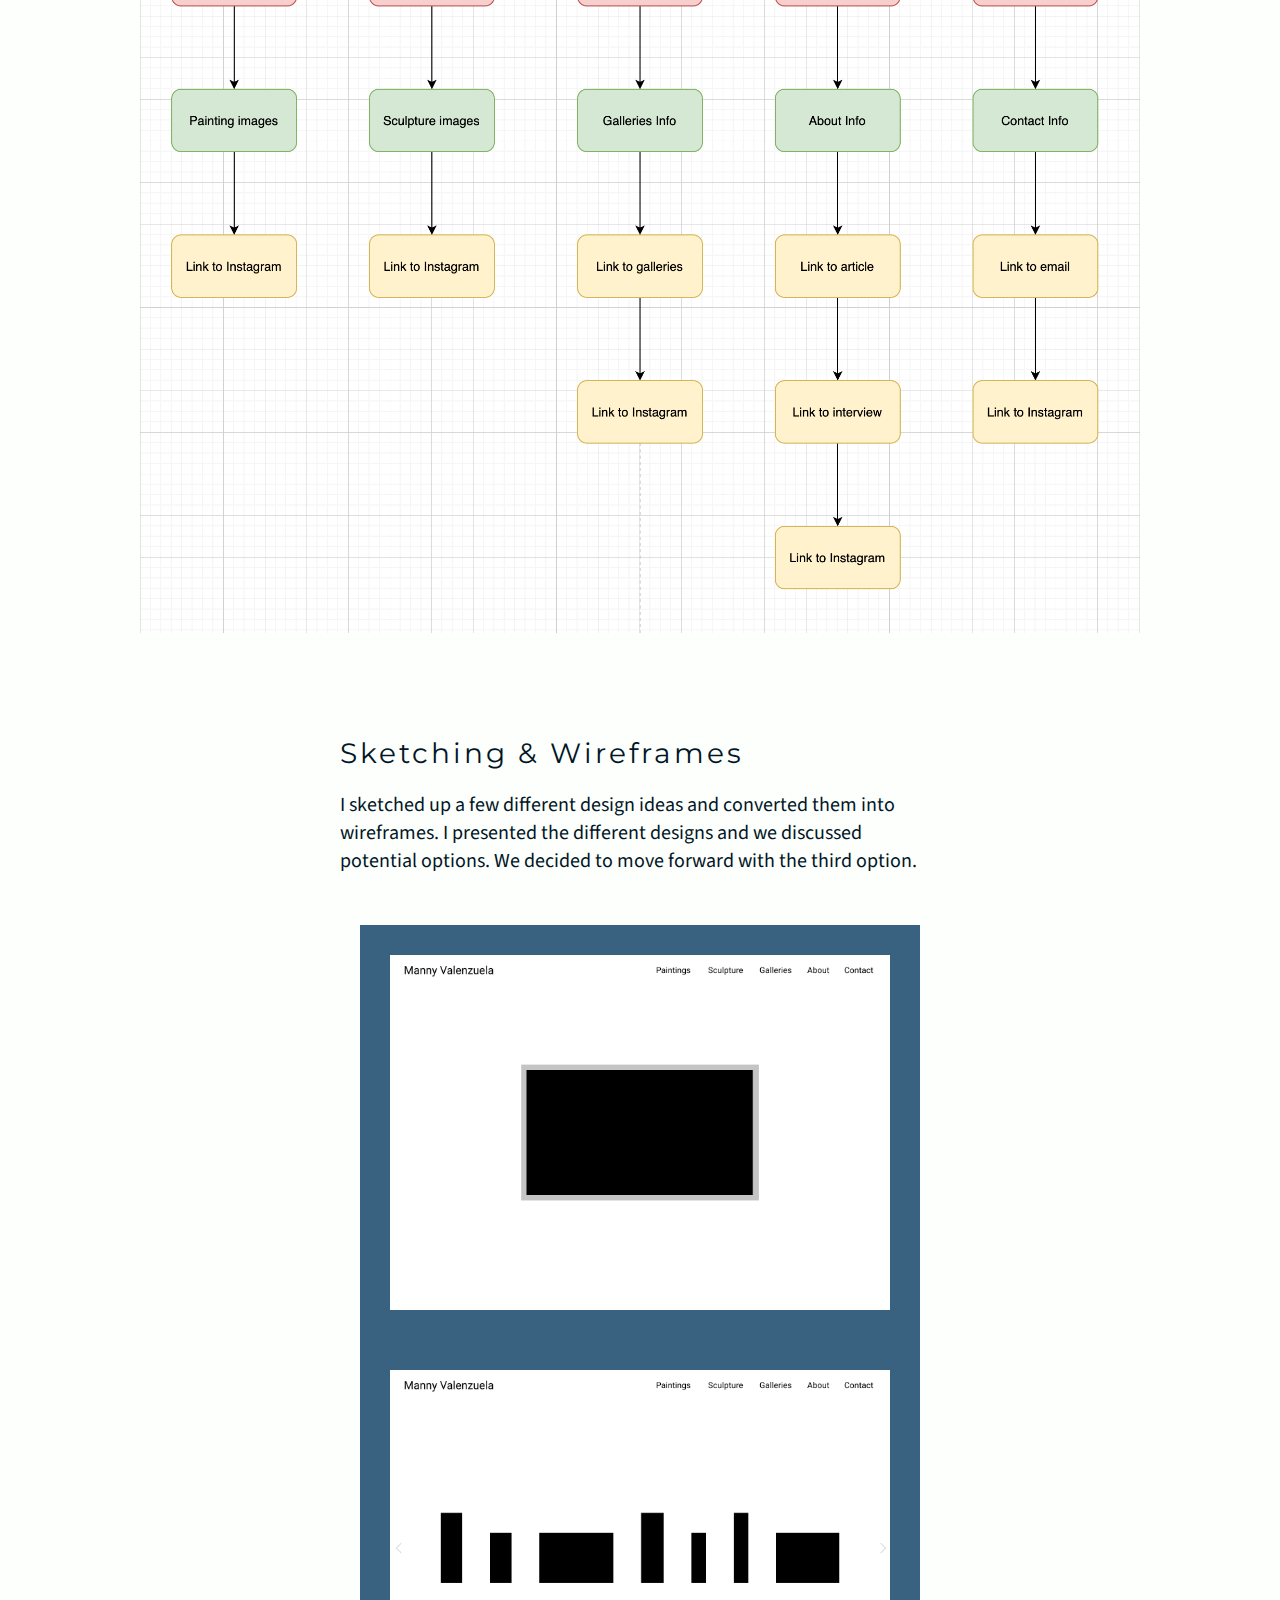
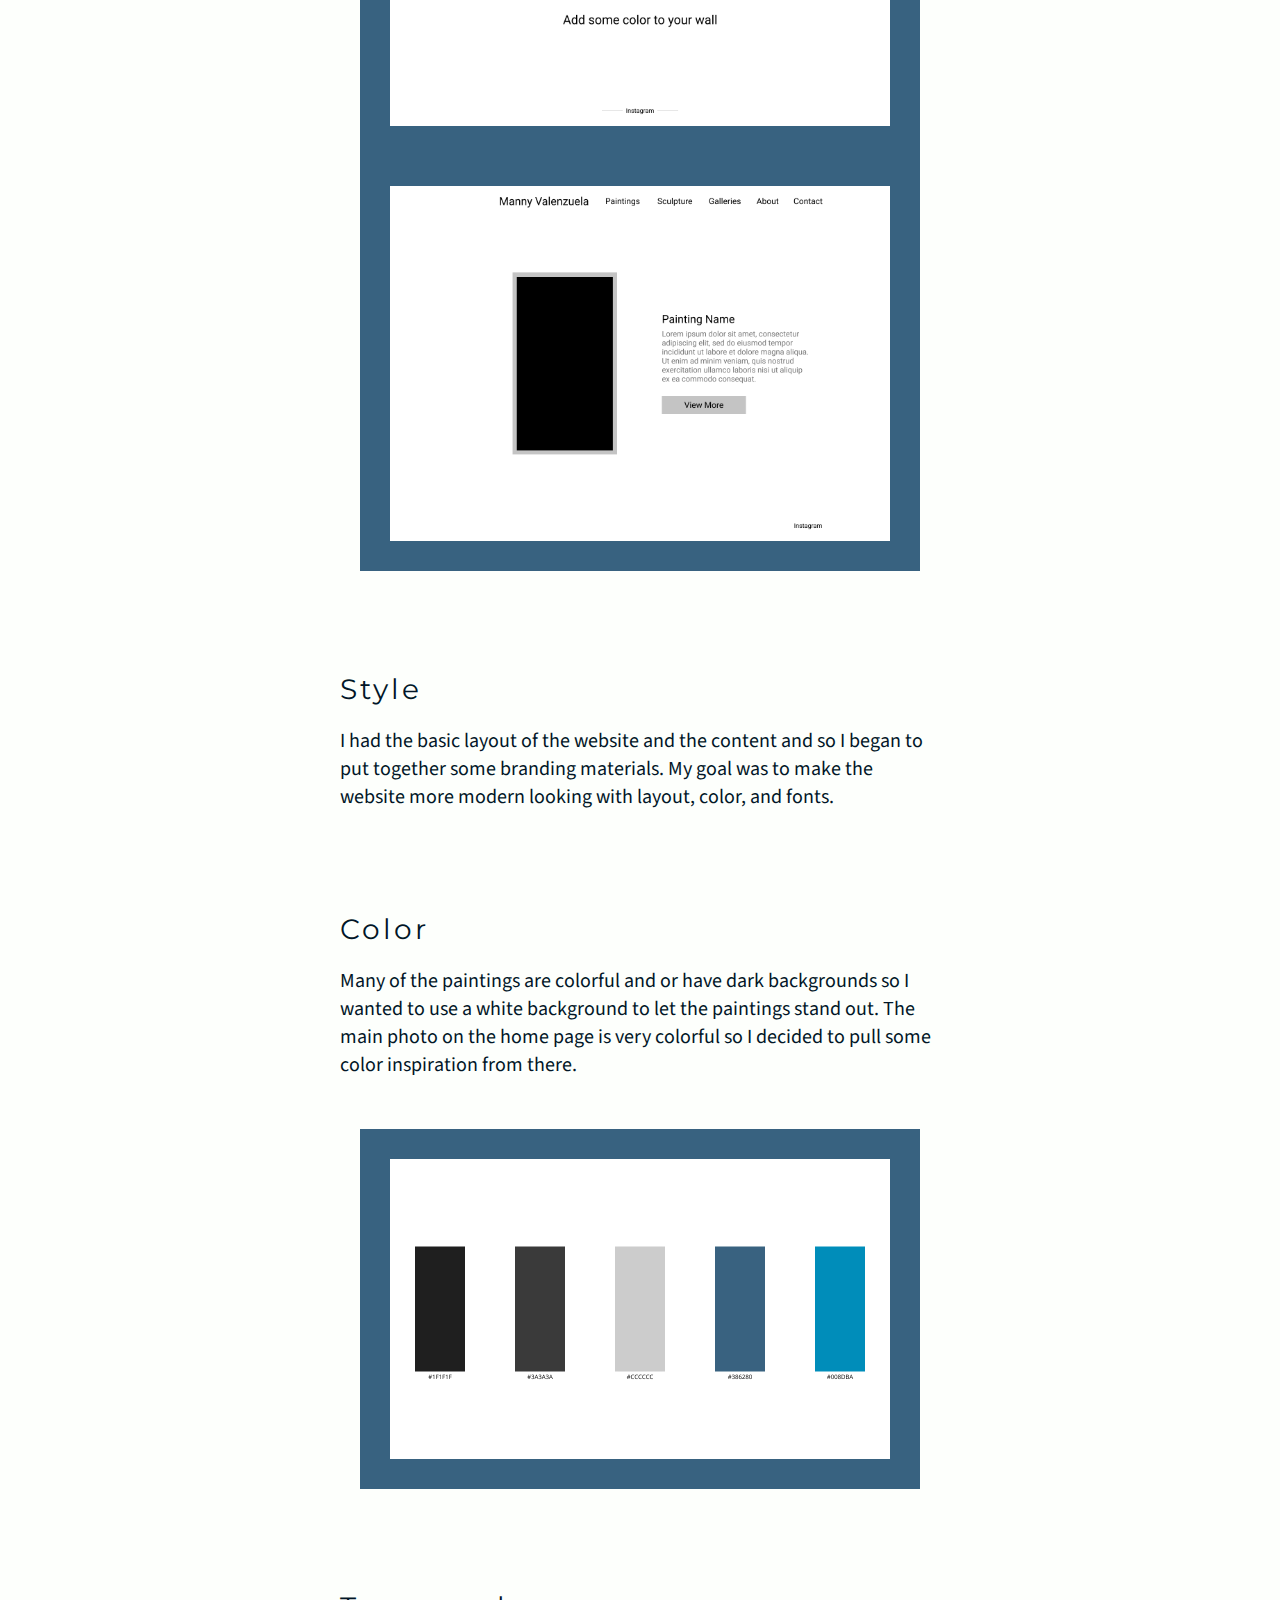
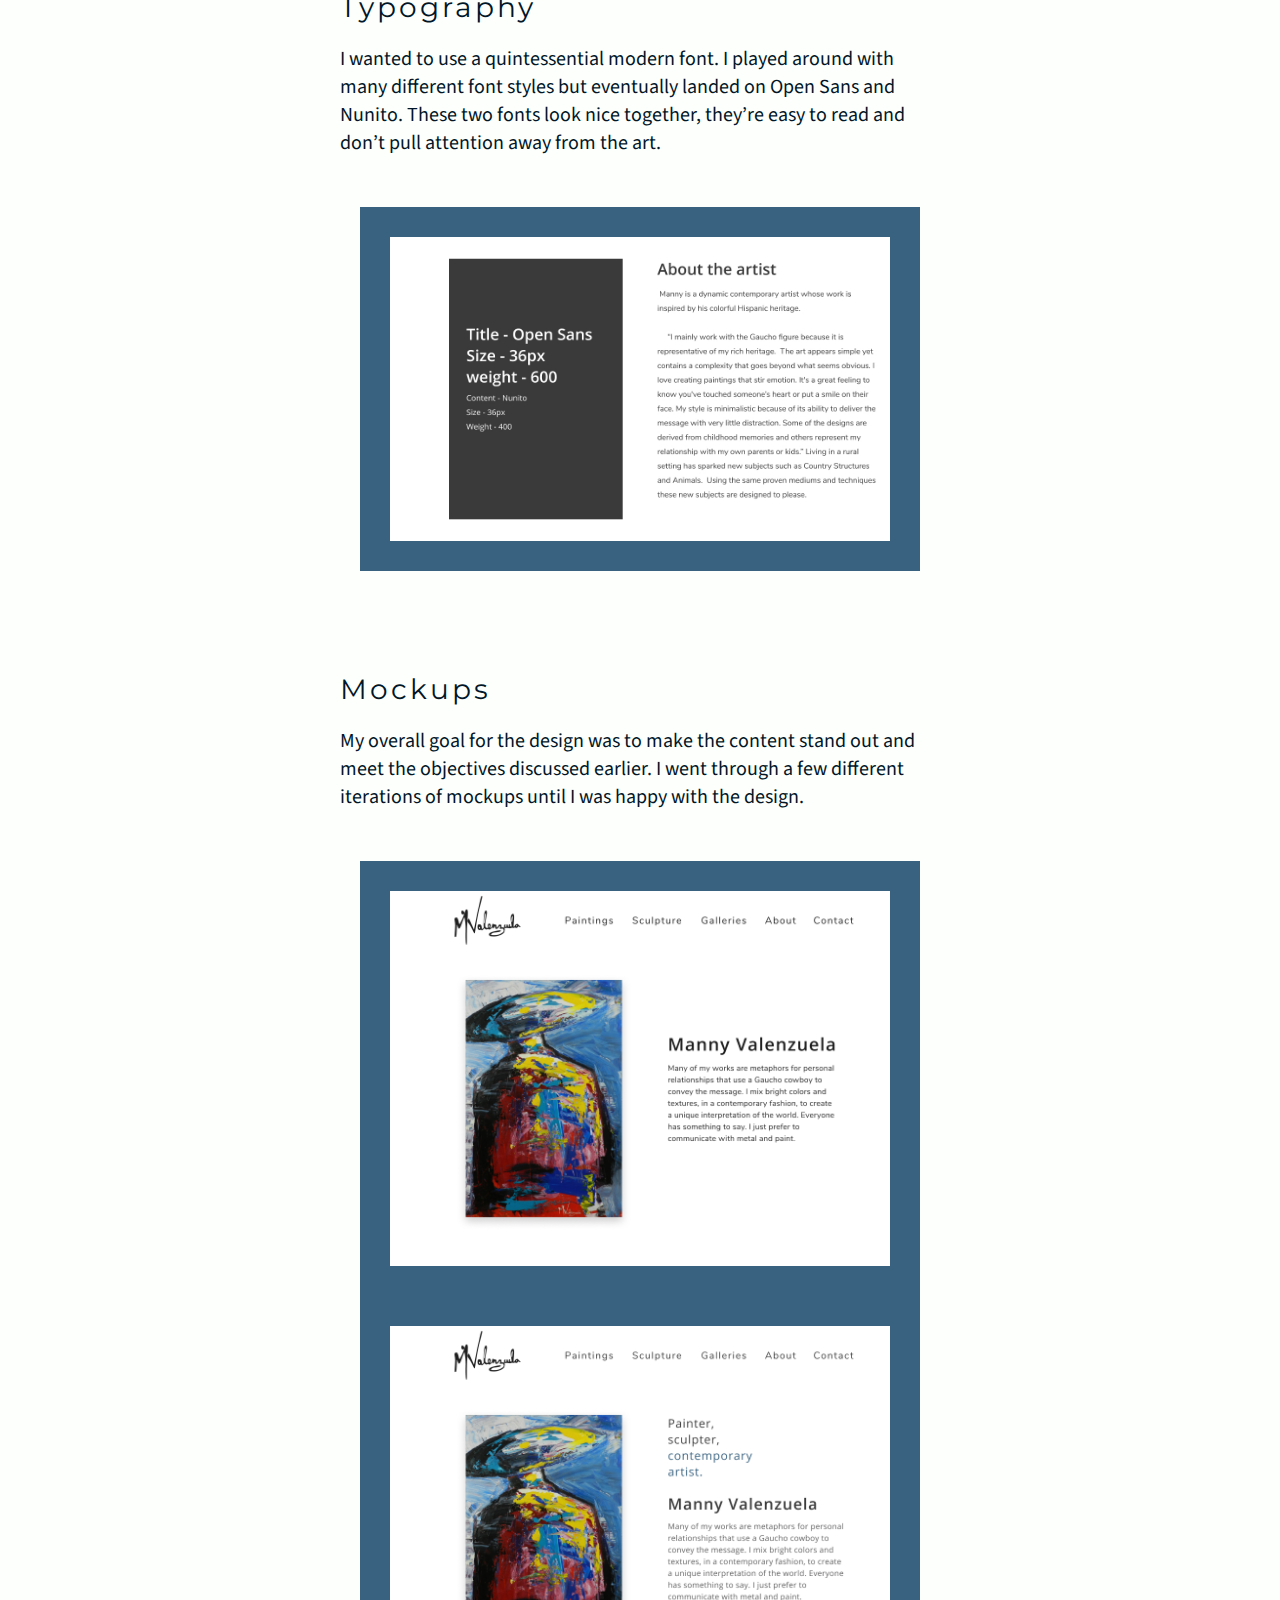
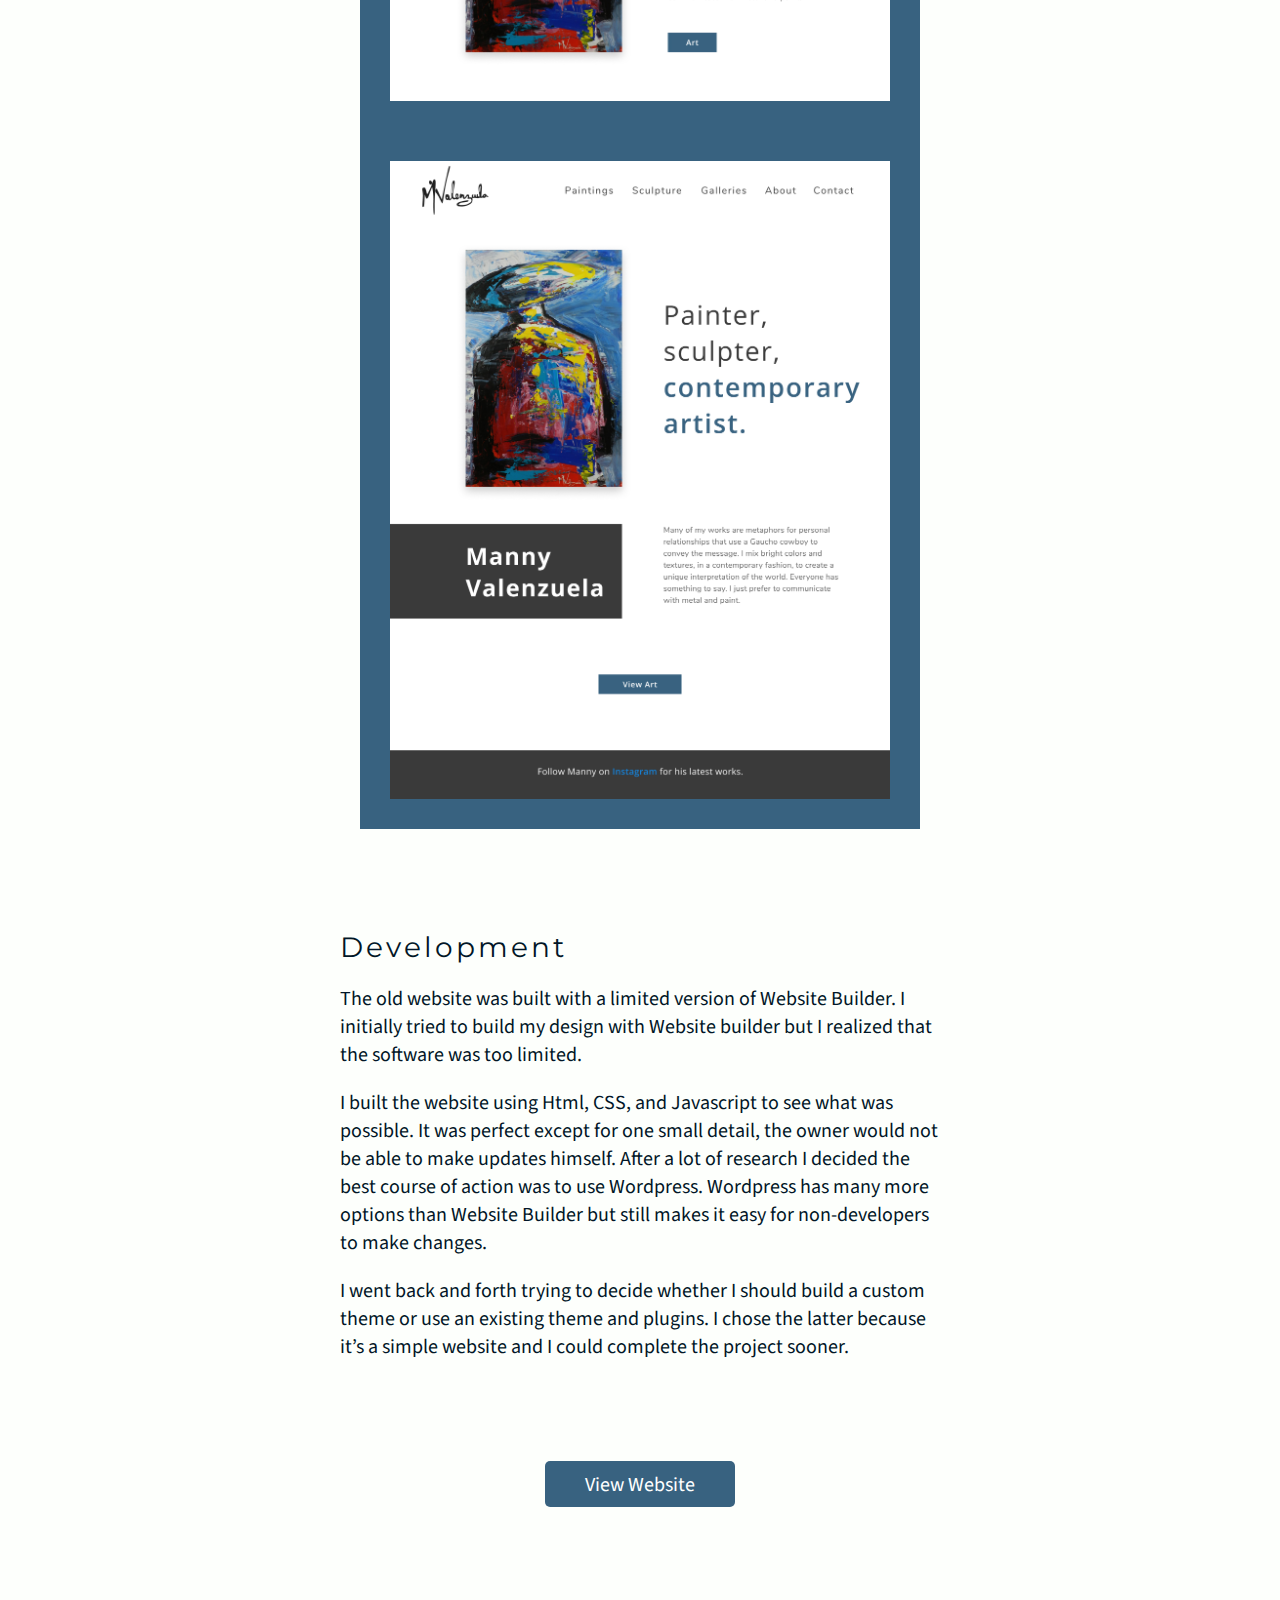
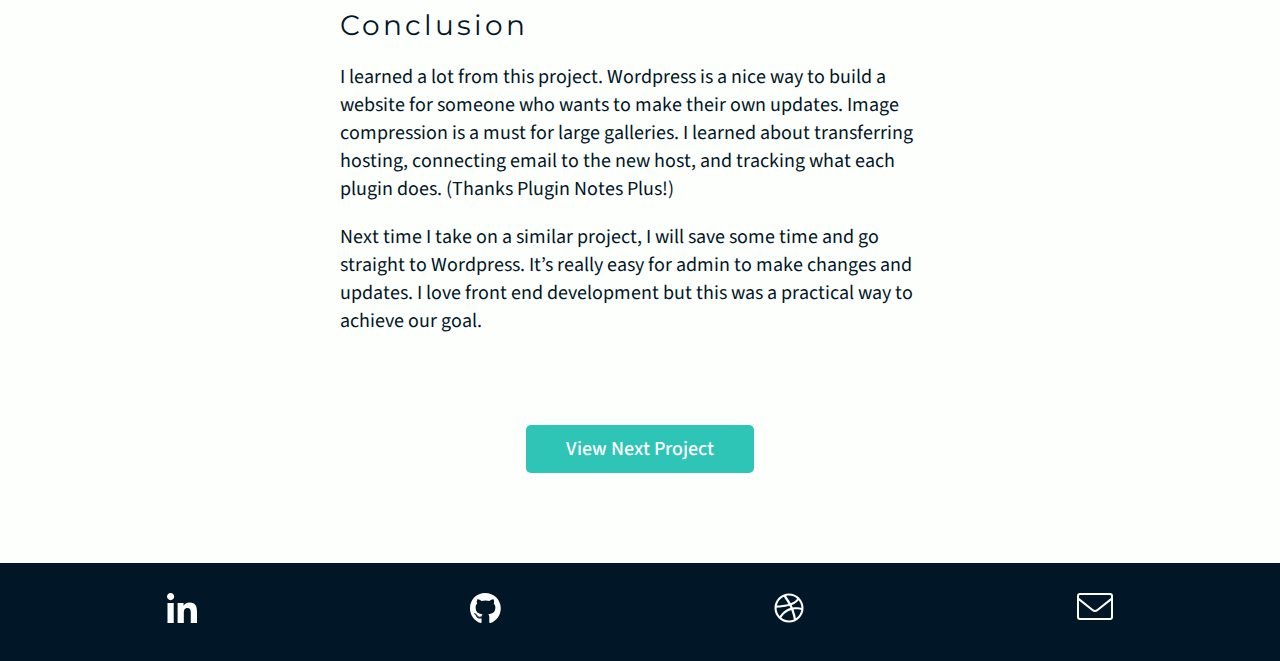
<file: mvart.html>
<!DOCTYPE html>
<html>
  <head>
    <meta charset="utf-8">
    <meta http-equiv="X-UA-Compatible" content="IE=edge,chrome=1">
    <title>Manny Valenzuela Case Study</title>
    <meta name="viewport" content="width=device-width, initial-scale = 1.0">
    <link rel="icon" type="image/png" sizes="16x16" href="images/favicon.png">
    <link rel="stylesheet" href="styles/reset.css">
    <link href="https://fonts.googleapis.com/css?family=Montserrat:500|Source+Sans+Pro&display=swap" rel="stylesheet">
    <link rel="stylesheet" href="styles/style.css">
  </head>
  <body>
    <div class="container">
      <header>
        <a href="index.html">
          <svg class="my-logo" width="40" height="40" viewBox="0 0 40 40" fill="none" xmlns="http://www.w3.org/2000/svg">
          <path d="M18.8784 4.42213C19.2153 3.72837 19.5681 3.00171 19.9206 2.23281C20.2868 3.0809 20.6728 3.87581 21.0491 4.63252C21.1494 4.83427 21.2487 5.03268 21.3465 5.22832C21.8571 6.24862 22.3299 7.19356 22.7151 8.14439C23.5587 10.2269 23.9535 12.2702 23.2145 14.859H16.7204C16.1025 12.3235 16.424 10.284 17.1876 8.20186C17.6027 7.06984 18.147 5.92978 18.7554 4.67548C18.7962 4.59151 18.8372 4.50707 18.8784 4.42213Z" fill="#011627" stroke="#FDFFFC" stroke-width="1.5"/>
          <path d="M4.54048 20.7672C3.82974 20.4279 3.08546 20.0727 2.29794 19.7178C3.16628 19.3494 3.98024 18.9608 4.75536 18.582C4.96157 18.4812 5.1644 18.3814 5.36444 18.283C6.40791 17.7698 7.37529 17.2939 8.34868 16.9063C10.4848 16.0556 12.5838 15.6572 15.2435 16.4059V22.9361C12.6389 23.5622 10.5444 23.2381 8.40823 22.468C7.24916 22.0501 6.08216 21.5024 4.7995 20.8908C4.71365 20.8498 4.62731 20.8086 4.54048 20.7672Z" fill="#011627" stroke="#FDFFFC" stroke-width="1.5"/>
          <path d="M21.1521 35.0742C20.8128 35.785 20.4576 36.5293 20.1027 37.3168C19.7343 36.4484 19.3457 35.6345 18.9669 34.8594C18.8661 34.6531 18.7663 34.4503 18.6679 34.2503C18.1547 33.2068 17.6788 32.2394 17.2912 31.266C16.4405 29.1299 16.0421 27.0309 16.7908 24.3712H23.321C23.9471 26.9758 23.623 29.0703 22.8529 31.2065C22.4351 32.3656 21.8873 33.5326 21.2757 34.8152C21.2347 34.9011 21.1935 34.9874 21.1521 35.0742Z" fill="#011627" stroke="#FDFFFC" stroke-width="1.5"/>
          <path d="M35.4585 18.5099C36.1693 18.8492 36.9136 19.2044 37.7011 19.5593C36.8327 19.9277 36.0188 20.3163 35.2437 20.6951C35.0375 20.7959 34.8346 20.8957 34.6346 20.9941C33.5911 21.5073 32.6237 21.9832 31.6503 22.3708C29.5142 23.2215 27.4153 23.6199 24.7555 22.8712V16.341C27.3601 15.7149 29.4546 16.039 31.5908 16.8091C32.7499 17.227 33.9169 17.7747 35.1995 18.3863C35.2854 18.4273 35.3717 18.4685 35.4585 18.5099Z" fill="#011627" stroke="#FDFFFC" stroke-width="1.5"/>
          <path d="M30.7251 8.72691C31.4671 8.51673 32.2443 8.29658 33.0528 8.04809C32.6634 8.88574 32.3269 9.70286 32.0124 10.4872C31.9285 10.6964 31.8465 10.9025 31.7656 11.1058C31.3437 12.1658 30.9529 13.1475 30.4994 14.0677C29.5063 16.0832 28.2437 17.7376 25.8195 18.9085L21.4982 14.0609C22.9797 11.9124 24.7161 10.7953 26.7785 9.97982C27.8997 9.53646 29.1129 9.18413 30.4541 8.8037C30.5439 8.77823 30.6342 8.75264 30.7251 8.72691Z" fill="#011627" stroke="#FDFFFC" stroke-width="1.5"/>
          <path d="M8.98317 8.90014C8.76347 8.14385 8.53341 7.35187 8.27428 6.52788C9.12708 6.93094 9.95877 7.27998 10.7573 7.60649C10.9698 7.69335 11.1792 7.77837 11.3858 7.86222C12.4633 8.29961 13.4622 8.7051 14.3993 9.17378C16.4557 10.2023 18.1498 11.504 19.3607 13.9876L14.4861 18.3329C12.2856 16.8053 11.1338 15.0261 10.2872 12.9191C9.82786 11.7758 9.46017 10.5402 9.06326 9.17573C9.0367 9.08441 9.01001 8.99254 8.98317 8.90014Z" fill="#011627" stroke="#FDFFFC" stroke-width="1.5"/>
          <path d="M9.35653 30.8201C8.60024 31.0398 7.80826 31.2699 6.98427 31.529C7.38733 30.6762 7.73637 29.8445 8.06288 29.046C8.14974 28.8335 8.23476 28.6241 8.31861 28.4175C8.756 27.34 9.16149 26.3411 9.63017 25.4041C10.6587 23.3476 11.9604 21.6536 14.444 20.4426L18.7893 25.3173C17.2617 27.5177 15.4825 28.6695 13.3755 29.5161C12.2322 29.9755 10.9966 30.3431 9.63212 30.7401C9.5408 30.7666 9.44893 30.7933 9.35653 30.8201Z" fill="#011627" stroke="#FDFFFC" stroke-width="1.5"/>
          <path d="M31.2414 30.4779C31.4611 31.2341 31.6912 32.0261 31.9503 32.8501C31.0975 32.4471 30.2658 32.098 29.4673 31.7715C29.2548 31.6846 29.0454 31.5996 28.8388 31.5158C27.7613 31.0784 26.7624 30.6729 25.8253 30.2042C23.7689 29.1757 22.0749 27.874 20.8639 25.3904L25.7386 21.0451C27.939 22.5727 29.0908 24.3519 29.9374 26.4589C30.3967 27.6022 30.7644 28.8378 31.1613 30.2023C31.1879 30.2936 31.2146 30.3855 31.2414 30.4779Z" fill="#011627" stroke="#FDFFFC" stroke-width="1.5"/>
          <path d="M25.4667 5.3604C26.0635 4.87188 26.6885 4.36018 27.331 3.81001C27.3077 4.73348 27.3248 5.61701 27.349 6.46175C27.3555 6.68697 27.3624 6.90873 27.3692 7.12738C27.4048 8.26772 27.4377 9.32384 27.3886 10.3486C27.2811 12.5929 26.7826 14.6134 25.0259 16.6536L19.1306 13.93C19.633 11.3691 20.7802 9.65251 22.3466 8.08255C23.1982 7.229 24.1704 6.42231 25.2488 5.53883C25.321 5.47968 25.3937 5.42022 25.4667 5.3604Z" fill="#011627" stroke="#FDFFFC" stroke-width="1.5"/>
          <path d="M5.59588 14.1853C5.09294 13.5792 4.56627 12.9446 4.00018 12.2922C4.94296 12.3219 5.84485 12.3105 6.7074 12.2917C6.93687 12.2867 7.16284 12.2812 7.3857 12.2757C8.54823 12.2474 9.62598 12.2211 10.6722 12.2775C12.9682 12.4011 15.0407 12.9197 17.1412 14.7148L14.4025 20.643C11.7755 20.119 10.01 18.9464 8.39375 17.3514C7.51678 16.486 6.68707 15.4993 5.77918 14.4061C5.71842 14.333 5.65732 14.2593 5.59588 14.1853Z" fill="#011627" stroke="#FDFFFC" stroke-width="1.5"/>
          <path d="M14.6749 34.14C14.0689 34.6429 13.4342 35.1696 12.7818 35.7357C12.8115 34.7929 12.8002 33.891 12.7813 33.0285C12.7763 32.799 12.7708 32.573 12.7654 32.3502C12.737 31.1876 12.7108 30.1099 12.7671 29.0637C12.8907 26.7677 13.4093 24.6952 15.2044 22.5947L21.1326 25.3334C20.6087 27.9604 19.436 29.7259 17.841 31.3421C16.9756 32.2191 15.989 33.0488 14.8957 33.9567C14.8226 34.0175 14.749 34.0785 14.6749 34.14Z" fill="#011627" stroke="#FDFFFC" stroke-width="1.5"/>
          <path d="M34.6102 25.103C35.1131 25.709 35.6398 26.3437 36.2059 26.9961C35.2631 26.9664 34.3612 26.9777 33.4987 26.9966C33.2692 27.0016 33.0432 27.0071 32.8204 27.0125C31.6578 27.0409 30.5801 27.0671 29.5338 27.0108C27.2379 26.8872 25.1654 26.3686 23.0648 24.5735L25.8035 18.6453C28.4305 19.1692 30.1961 20.3419 31.8123 21.9369C32.6893 22.8023 33.519 23.7889 34.4269 24.8821C34.4876 24.9553 34.5487 25.0289 34.6102 25.103Z" fill="#011627" stroke="#FDFFFC" stroke-width="1.5"/>
          <path d="M13.7825 5.75308C13.864 4.98619 13.9493 4.18292 14.0201 3.34002C14.6522 4.01356 15.2851 4.63033 15.8958 5.21449C16.0586 5.37024 16.2193 5.52319 16.3778 5.67401C17.2042 6.46055 17.9696 7.18901 18.6546 7.95274C20.1548 9.62548 21.2195 11.4136 21.4026 14.0996L15.2938 16.3031C13.8522 14.1276 13.4626 12.1 13.4744 9.8823C13.4809 8.67658 13.606 7.41948 13.7528 6.03314C13.7626 5.94033 13.7725 5.84698 13.7825 5.75308Z" fill="#011627" stroke="#FDFFFC" stroke-width="1.5"/>
          <path d="M5.84078 25.9933C5.05709 25.9154 4.23643 25.8337 3.37522 25.7671C4.06705 25.1259 4.70088 24.4842 5.30147 23.8649C5.46125 23.7001 5.6182 23.5374 5.77298 23.377C6.5804 22.5401 7.32893 21.7643 8.11306 21.0693C9.83382 19.5443 11.6731 18.4574 14.429 18.2592L16.6448 24.402C14.4072 25.8747 12.3269 26.2805 10.0562 26.2809C8.82409 26.2811 7.54048 26.1619 6.12637 26.0217C6.03172 26.0123 5.93653 26.0029 5.84078 25.9933Z" fill="#011627" stroke="#FDFFFC" stroke-width="1.5"/>
          <path d="M26.3211 33.8156C26.2431 34.5993 26.1615 35.4199 26.0949 36.2811C25.4537 35.5893 24.812 34.9555 24.1926 34.3549C24.0279 34.1951 23.8652 34.0382 23.7048 33.8834C22.8679 33.076 22.092 32.3274 21.3971 31.5433C19.8721 29.8226 18.7852 27.9833 18.587 25.2273L24.7298 23.0116C26.2025 25.2492 26.6083 27.3295 26.6087 29.6002C26.6089 30.8323 26.4897 32.1159 26.3495 33.53C26.3401 33.6247 26.3306 33.7198 26.3211 33.8156Z" fill="#011627" stroke="#FDFFFC" stroke-width="1.5"/>
          <path d="M34.1592 13.3795C34.9429 13.4575 35.7636 13.5391 36.6248 13.6058C35.933 14.2469 35.2991 14.8886 34.6985 15.508C34.5387 15.6728 34.3818 15.8355 34.227 15.9959C33.4196 16.8328 32.6711 17.6086 31.8869 18.3035C30.1662 19.8285 28.3269 20.9155 25.571 21.1137L23.3552 14.9709C25.5928 13.4981 27.6731 13.0923 29.9438 13.092C31.1759 13.0917 32.4595 13.211 33.8736 13.3512C33.9683 13.3605 34.0635 13.37 34.1592 13.3795Z" fill="#011627" stroke="#FDFFFC" stroke-width="1.5"/>
          </svg>
        </a>
        <div class="menu">
          <div class="line1">
          </div>
          <div class="line2">
          </div>
          <div class="line3">
          </div>
        </div>
        <ul class="menu-items">
          <li><a href="index.html">Home</a></li>
          <li><a href="about.html">About</a></li>
          <li><a href="contact.html">Contact</a></li>
        </ul>
      </header>
      <main class="project-page">
        <button onclick="topFunction()" id="backToTop" title="Go to top">Top</button>
        <div class="mvart-logo">
          <svg width="271" height="200" viewBox="0 0 271 200" fill="none" xmlns="http://www.w3.org/2000/svg">
          <path d="M6.15789 88.7373C16.914 86.0483 17.2981 116.012 20.7554 116.012C44.9572 73.7556 41.4999 55.7007 49.5664 55.7007C57.6328 55.7007 54.5609 72.9874 51.4877 127.536C49.5548 181.701 52.2323 195.531 48.7865 199.756C46.2375 202.881 44.5846 175.554 45.5331 143.67C46.4816 111.786 40.7195 87.2011 40.7195 87.2011C32.2682 101.799 26.1097 130.61 19.9756 133.683C16.8844 135.231 15.809 132.546 10.3841 117.164C7.69509 164.414 9.23167 168.255 2.70057 168.255C-0.756115 168.255 1.17189 160.189 2.70057 128.688C4.62193 101.03 -6.51827 91.9063 6.15789 88.7373Z" fill="black"/>
          <path d="M54.5611 97.5728C59.9395 89.8898 59.9387 94.4997 61.0915 96.4204L79.9146 137.908L93.7439 68.7621C106.805 11.14 107.957 2.62856e-05 112.183 0C117.945 -1.36007e-05 104.116 36.4937 96.4329 76.0608C86.5123 127.152 84.5244 153.274 82.2195 153.274C78.7622 153.274 71.4634 128.689 55.3293 108.713C54.0882 107.176 53.0244 99.7679 54.5611 97.5728Z" fill="black"/>
          <path d="M40.3474 67.9936C40.7315 71.4509 38.1919 76.4448 34.5852 76.4448C30.9786 76.4448 28.0547 71.4509 28.0547 68.7619C28.0547 63.3839 28.6737 59.9266 32.2804 59.9266C35.887 59.9266 40.0913 65.6888 40.3474 67.9936Z" fill="black"/>
          <path fill-rule="evenodd" clip-rule="evenodd" d="M111.94 130.445C111.143 123.894 109.893 113.617 97.6692 117.182C93.4436 118.414 93.4436 134.852 97.6692 137.541C97.6692 137.541 102.663 142.919 108.041 137.541C108.694 136.888 109.008 137.58 109.429 138.508C110.049 139.876 110.902 141.759 113.419 140.615C117.573 138.727 121.87 131.779 121.87 131.779C121.87 131.779 127.135 138.089 131.474 137.541C133.804 137.247 136.852 134.852 136.852 134.852C140.014 137.257 142.614 138.077 143.767 137.541C149.934 134.677 152.725 131.554 155.579 124.847C155.574 126.299 155.5 127.568 155.436 128.645C155.251 131.804 155.162 133.313 157.212 132.932C159.621 132.484 161.25 129.669 162.561 127.403C163.549 125.694 164.357 124.298 165.183 124.463C166.482 124.723 166.581 126.394 166.695 128.327C166.884 131.537 167.116 135.468 172.962 134.852C177.042 134.423 179.321 130.993 181.276 128.051C182.819 125.73 184.159 123.712 186.023 123.712C188.555 123.712 187.5 127.161 186.579 130.174C185.963 132.188 185.407 134.006 186.023 134.468C186.644 134.934 188.699 134.709 191.033 134.454C194.471 134.077 198.512 133.635 199.468 135.237C204.818 144.206 201.614 148.3 186.023 156.365C174.883 162.127 148.28 160.957 149.145 158.669C150.009 156.382 150.201 155.963 155.291 152.139C157.259 150.661 163.273 149.923 169.734 149.131C179.987 147.875 191.365 146.48 189.48 141.767C188.342 138.781 165.279 144.456 159.133 145.993C156.059 146.761 139.242 151.064 141.462 159.054C143.076 164.866 147.405 165.141 151.482 165.4L151.482 165.4L151.482 165.4L151.482 165.4L151.483 165.4C152.256 165.45 153.02 165.498 153.754 165.584C176.803 168.273 196.857 157.214 202.061 150.969C205.902 146.36 206.767 133.777 204.462 131.011C205.792 131.844 207.016 131.675 208.95 131.408C210.232 131.231 211.826 131.011 213.969 131.011C216.305 131.011 218.785 131.37 221.167 131.715L221.167 131.715C224.269 132.164 227.204 132.588 229.431 132.163C231.084 131.848 232.658 131.351 233.955 130.942C235.187 130.553 236.169 130.243 236.73 130.243C236.957 130.243 237.307 130.326 237.764 130.435C239.624 130.88 243.247 131.745 247.486 129.09C251.924 132.195 256.321 131.011 257.858 129.09C259.395 127.169 261.315 124.48 261.315 124.48C265.041 128.887 275.817 129.457 267.75 123.695C264.044 121.048 262.526 118.879 261.456 117.35C260.198 115.551 259.559 114.639 256.706 114.877C251.267 115.33 248.903 119.125 247.011 122.161C245.696 124.272 244.609 126.017 242.876 126.017C241.382 126.017 242.05 118.33 242.874 108.834C244.382 91.48 246.413 68.0859 236.73 74.5415C227.29 80.8349 230.415 98.8142 232.672 111.793C234.235 120.786 235.381 127.377 231.64 126.017C227.106 124.368 227.448 120.712 227.681 118.209C227.828 116.63 227.933 115.51 226.742 115.645C222.78 116.094 222.698 120.394 222.636 123.619C222.594 125.788 222.561 127.472 221.364 127.169C219.324 126.655 219.153 124.395 218.982 122.141C218.816 119.943 218.65 117.751 216.754 117.182C213.25 116.13 213.207 119.584 213.168 122.756C213.132 125.588 213.1 128.195 210.608 127.169C207.72 125.98 208.412 123.087 208.982 120.704C209.52 118.453 209.95 116.657 207.151 117.182C201.004 118.334 203.693 129.474 204.462 131.011C202.541 128.706 199.392 128.654 192.169 129.09C192.458 119.636 191.444 117.052 186.023 117.182C182.957 117.182 181.413 119.683 179.54 122.719C177.894 125.388 175.993 128.47 172.578 130.627C172.047 116.859 169.504 115.645 161.437 117.182C160.388 115.22 159.901 114.493 157.596 114.493C155.195 114.493 154.445 118.244 153.751 121.714L153.751 121.714L153.751 121.714C153.334 123.796 152.938 125.777 152.218 126.785C150.297 129.474 143.767 131.779 143.767 131.779C151.45 122.176 147.992 112.956 141.462 112.956C138.005 112.956 134.163 122.176 138.005 131.779L131.474 130.627C122.297 129.811 126 110.373 129.484 92.0853C132.563 75.9259 135.471 60.6649 129.169 59.944C121.918 59.1143 118.029 88.3707 119.566 129.09C119.566 129.09 118.797 132.547 114.187 135.237C112.634 136.143 112.346 133.776 111.94 130.445ZM102.267 133.7C103.803 133.7 104.572 132.932 104.572 130.243C104.572 128.322 103.419 126.785 101.883 126.785C100.346 126.785 99.9619 127.938 99.9619 130.243C99.9619 132.164 100.346 133.7 102.267 133.7ZM126.468 71.4685C129.157 71.4685 126.823 87.4912 125.316 97.5904C124.983 99.8191 124.782 102.191 124.597 104.367C124.177 109.318 123.843 113.255 122.242 112.188C120.324 110.91 120.322 104.889 121.474 94.5172C122.49 85.3636 124.931 71.4685 126.468 71.4685ZM142.902 119.469C141.563 119.201 140.865 120.664 140.213 122.542C139.123 125.32 138.677 127.921 140.213 127.92C141.366 127.92 142.134 127.152 142.902 126.384C144.215 125.071 144.823 119.853 142.902 119.469ZM233.561 94.4998C233.832 88.2668 236.25 82.2072 238.171 82.2072C239.408 82.2072 238.653 88.9277 238.112 93.7533L238.112 93.7535L238.111 93.7547C237.98 94.9234 237.862 95.9809 237.787 96.8047C237.76 97.0936 237.734 97.3854 237.708 97.679V97.6792C237.329 101.914 236.919 106.508 235.482 107.945C233.945 109.482 232.843 101.8 233.561 94.4998ZM253.921 124.847C254.982 124.847 256.609 123.219 256.609 122.158C256.609 121.098 256.518 120.238 255.457 120.238C254.397 120.238 253.152 121.39 252.768 122.542C252.256 124.079 252.86 124.847 253.921 124.847Z" fill="black"/>
          </svg>
        </div>
        <div class="project-intro">
          <h5>An artist’s web portfolio.</h5>
        </div>
        <div class="imac-scroll">
          <img src="images/mvart/Home imac.png" class="Project-pics" alt="Manny Valenzuela's website mockup">
        </div>
        <div class="margins">
          <h3 class="botmargsml">Objective</h3>
          <p>The goal of this project was to redesign an artist’s portfolio website. It was built years ago using a limited version of Website Builder. The old website lacked responsiveness and just needed a refresh. My goal was to declutter and add a modern design.</p>
        </div>
        <div class="margins">
          <h3 class="botmargsml">Result</h3>
          <p class="botmarglrg">I redesigned the website with a more clean and modern design that allows the viewer to focus on the content. I also moved the website to Wordpress for the expanded design options and the ability to easily update the content from the dashboard.</p>
        </div>
        <div class="center">
          <a href="http://mannyvalenzuela.com/" class="mvart-btn" target="_blank" title="Manny's Website">View Website</a>
        </div>
        <div class="topmarglrg">
          <h3 class="center botmargsml">Project Roles</h3>
          <ul class="centerli">
            <li>UX designer</li>
            <li>Visual designer</li>
            <li class="botmargmed">Developer</li>
          </ul>
        </div>
        <div>
          <h3 class="center botmargsml">Deliverables</h3>
          <ul class="centerli">
            <li>Wireframes</li>
            <li>Mockups</li>
            <li>Testing</li>
            <li class="botmargmed">Completed Website</li>
          </ul>
        </div>
        <div>
          <h3 class="center botmargsml">Tools</h3>
          <ul class="centerli">
            <li>Figma</li>
            <li class="botmarglrg">Wordpress</li>
          </ul>
        </div>
        <div class="topnbotmarg">
          <h1 class="botmargsml">The Process</h1>
          <hr class="process-line botmargsml">
        </div>
        <div class="margins">
          <h3 class="botmargsml">Website Critique</h3>
          <p class="botmargmed">I began this redesign by reviewing the old website. I took notes on what I liked and what could be improved. Here are a few key observations: The layout doesn’t translate well to mobile. The header has a bad habit of scrolling outside of the allotted page width. Too many options in the menu. Fonts and colors could have a more modern look.</p>
        </div>
        <div class="two-imgs">
          <img src="images/mvart/Screen Shot 1.jpg" alt="Manny's old website">
          <img src="images/mvart/Screen Shot 2.jpg" alt="Manny's old website">
        </div>
        <div class="margins">
          <h3 class="botmargsml">Gathering the Info</h3>
          <p>Next step was to discuss options and goals for the website. I wrote up a quick questionnaire to learn more about the objectives. The purpose of the website was to allow people to view Manny’s artwork, learn where to find available art, find info about the artist, follow him on Instagram, and contact him. After meeting and reviewing the answers I began to research websites in the art world.</p>
        </div>
        <div class="margins">
          <h3 class="botmargsml">Planning</h3>
          <p class="botmargmed">After doing the research I started to develop a plan. I put together a simple sitemap to guide design decisions. I also collected the content to be used in the new website.</p>
        </div>
        <div>
          <img src="images/mvart/SiteMap.png" class="Project-pics" alt="Site map for Manny's website">
        </div>
        <div class="margins">
          <h3 class="botmargsml">Sketching & Wireframes</h3>
          <p class="botmargmed">I sketched up a few different design ideas and converted them into wireframes. I presented the different designs and we discussed potential options. We decided to move forward with the third option.</p>
        </div>
        <div class="mvart-background">
          <img src="images/mvart/Desktop 1.jpg" alt="Manny's wireframes style 1">
          <img src="images/mvart/Desktop 2.jpg" alt="Manny's wireframes style 2">
          <img src="images/mvart/Desktop 3.jpg" alt="Manny's wireframes style 2">
        </div>
        <div class="margins">
          <h3 class="botmargsml">Style</h3>
          <p>I had the basic layout of the website and the content and so I began to put together some branding materials. My goal was to make the website more modern looking with layout, color, and fonts.</p>
        </div>
        <div class="margins">
          <h3 class="botmargsml">Color</h3>
          <p class="botmargmed">Many of the paintings are colorful and or have dark backgrounds so I wanted to use a white background to let the paintings stand out. The main photo on the home page is very colorful so I decided to pull some color inspiration from there.</p>
        </div>
        <div class="mvart-background">
          <img src="images/mvart/Colors.jpg" alt="Manny's website color palette">
        </div>
        <div class="margins">
          <h3 class="botmargsml">Typography</h3>
          <p class="botmargmed">I wanted to use a quintessential modern font. I played around with many different font styles but eventually landed on Open Sans and Nunito. These two fonts look nice together, they’re easy to read and don’t pull attention away from the art.</p>
        </div>
        <div class="mvart-background">
          <img src="images/mvart/Fonts.jpg" alt="Examples of typography used on Manny's website">
        </div>
        <div class="margins">
          <h3 class="botmargsml">Mockups</h3>
          <p class="botmargmed">My overall goal for the design was to make the content stand out and meet the objectives discussed earlier. I went through a few different iterations of mockups until I was happy with the design.</p>
        </div>
        <div class="mvart-background">
          <img src="images/mvart/Home 1.jpg" alt="Home page mockup iteration 1">
          <img src="images/mvart/Home 2.jpg" alt="Home page mockup iteration 2">
          <img src="images/mvart/Home 3.jpg" alt="Home page mockup iteration 3">
        </div>
        <div class="margins">
          <h3 class="botmargsml">Development</h3>
          <p class="botmargsml">The old website was built with a limited version of Website Builder. I initially tried to build my design with Website builder but I realized that the software was too limited.</p>
          <p class="botmargsml">I built the website using Html, CSS, and Javascript to see what was possible. It was perfect except for one small detail, the owner would not be able to make updates himself. After a lot of research I decided the best course of action was to use Wordpress. Wordpress has many more options than Website Builder but still makes it easy for non-developers to make changes.</p>
          <p>I went back and forth trying to decide whether I should build a custom theme or use an existing theme and plugins. I chose the latter because it’s a simple website and I could complete the project sooner.</p>
        </div>
        <div class="center topmarglrg">
          <a href="http://mannyvalenzuela.com/" class="mvart-btn" target="_blank" title="Website">View Website</a>
        </div>
        <div class="margins">
          <h3 class="botmargsml">Conclusion</h3>
          <p class="botmargsml">I learned a lot from this project. Wordpress is a nice way to build a website for someone who wants to make their own updates. Image compression is a must for large galleries. I learned about transferring hosting, connecting email to the new host, and tracking what each plugin does. (Thanks Plugin Notes Plus!)</p>
          <p>Next time I take on a similar project, I will save some time and go straight to Wordpress. It’s really easy for admin to make changes and updates. I love front end development but this was a practical way to achieve our goal.</p>
        </div>
        <div class="topnbotmarg">
          <a href="Decantr.html" class="project-btn">View Next Project</a>
        </div>
      </main>
    </div>
    <footer>
      <ul class="footmedia">
        <li>
          <a href="https://www.linkedin.com/in/sean-valenzuela-b5a9a9a0/" class="light" target="_blank">
            <svg width="30" height="30" viewBox="0 0 30 30" fill="none" xmlns="http://www.w3.org/2000/svg">
              <path d="M6.71533 30H0.495547V9.97054H6.71533V30ZM3.60209 7.23833C1.61321 7.23833 0 5.59097 0 3.60209C1.42356e-08 2.64676 0.379505 1.73055 1.05503 1.05503C1.73055 0.379505 2.64676 0 3.60209 0C4.55742 0 5.47363 0.379505 6.14915 1.05503C6.82467 1.73055 7.20418 2.64676 7.20418 3.60209C7.20418 5.59097 5.5903 7.23833 3.60209 7.23833ZM29.994 30H23.7876V20.2498C23.7876 17.9261 23.7407 14.9461 20.5538 14.9461C17.32 14.9461 16.8245 17.4707 16.8245 20.0824V30H10.6114V9.97054H16.5767V12.7027H16.6638C17.4941 11.129 19.5225 9.46829 22.5487 9.46829C28.8435 9.46829 30.0007 13.6135 30.0007 18.9975V30H29.994Z" fill="#FDFFFC"/>
            </svg>
          </a>
        </li>
        <li>
          <a href="https://github.com/Seanv57" class="light" target="_blank">
            <svg width="31" height="30" viewBox="0 0 31 30" fill="none" xmlns="http://www.w3.org/2000/svg">
              <path d="M10.2914 24.156C10.2914 24.28 10.1487 24.3793 9.96883 24.3793C9.76412 24.3979 9.62144 24.2986 9.62144 24.156C9.62144 24.0319 9.76412 23.9326 9.94402 23.9326C10.1301 23.914 10.2914 24.0133 10.2914 24.156ZM8.36215 23.8768C8.31873 24.0009 8.4428 24.1435 8.6289 24.1808C8.79019 24.2428 8.97629 24.1808 9.01351 24.0567C9.05073 23.9326 8.93286 23.79 8.74676 23.7341C8.58548 23.6907 8.40558 23.7527 8.36215 23.8768ZM11.104 23.7713C10.9241 23.8148 10.8001 23.9326 10.8187 24.0753C10.8373 24.1994 10.9986 24.28 11.1847 24.2366C11.3646 24.1932 11.4887 24.0753 11.47 23.9512C11.4514 23.8334 11.2839 23.7527 11.104 23.7713ZM15.1859 0C6.58178 0 0 6.53216 0 15.1362C0 22.0158 4.32996 27.9028 10.5147 29.9747C11.3088 30.1174 11.5879 29.6273 11.5879 29.2241C11.5879 28.8395 11.5693 26.718 11.5693 25.4152C11.5693 25.4152 7.22694 26.3457 6.31504 23.5666C6.31504 23.5666 5.60785 21.7615 4.5905 21.2962C4.5905 21.2962 3.16993 20.3223 4.68975 20.3409C4.68975 20.3409 6.2344 20.4649 7.08426 21.9414C8.4428 24.3359 10.7194 23.6473 11.6065 23.2379C11.7492 22.2453 12.1524 21.5567 12.5991 21.1473C9.13137 20.7627 5.63267 20.2602 5.63267 14.2926C5.63267 12.5867 6.10412 11.7306 7.09666 10.6388C6.93538 10.2356 6.40809 8.57307 7.25795 6.4267C8.55446 6.02348 11.5383 8.10161 11.5383 8.10161C12.779 7.75422 14.1127 7.57433 15.434 7.57433C16.7553 7.57433 18.0891 7.75422 19.3297 8.10161C19.3297 8.10161 22.3136 6.01728 23.6101 6.4267C24.4599 8.57927 23.9326 10.2356 23.7713 10.6388C24.7639 11.7368 25.3718 12.5929 25.3718 14.2926C25.3718 20.2788 21.718 20.7565 18.2503 21.1473C18.8211 21.6374 19.3049 22.5679 19.3049 24.0257C19.3049 26.1162 19.2863 28.703 19.2863 29.2117C19.2863 29.6149 19.5717 30.105 20.3595 29.9623C26.5629 27.9028 30.7688 22.0158 30.7688 15.1362C30.7688 6.53216 23.79 0 15.1859 0ZM6.02968 21.3955C5.94904 21.4575 5.96765 21.6002 6.07311 21.718C6.17236 21.8173 6.31504 21.8607 6.39568 21.7801C6.47633 21.718 6.45772 21.5753 6.35226 21.4575C6.25301 21.3582 6.11033 21.3148 6.02968 21.3955ZM5.35972 20.893C5.3163 20.9736 5.37833 21.0729 5.5024 21.1349C5.60165 21.1969 5.72572 21.1783 5.76914 21.0915C5.81257 21.0108 5.75053 20.9116 5.62646 20.8496C5.5024 20.8123 5.40314 20.8309 5.35972 20.893ZM7.36961 23.1014C7.27036 23.182 7.30758 23.3681 7.45026 23.486C7.59294 23.6287 7.77283 23.6473 7.85348 23.548C7.93412 23.4674 7.8969 23.2813 7.77283 23.1634C7.63636 23.0207 7.45026 23.0021 7.36961 23.1014ZM6.66243 22.1895C6.56317 22.2515 6.56317 22.4128 6.66243 22.5555C6.76168 22.6982 6.92917 22.7602 7.00982 22.6982C7.10907 22.6175 7.10907 22.4562 7.00982 22.3136C6.92297 22.1709 6.76168 22.1088 6.66243 22.1895Z" fill="#FDFFFC"/>
            </svg>
          </a>
        </li>
        <li>
          <a href="https://dribbble.com/seanv57" class="light" target="_blank">
            <svg width="30" height="30" viewBox="0 0 30 30" fill="none" xmlns="http://www.w3.org/2000/svg">
              <path d="M15 0.46875C6.98742 0.46875 0.46875 6.98742 0.46875 15C0.46875 23.0126 6.98742 29.5312 15 29.5312C23.0126 29.5312 29.5312 23.0126 29.5312 15C29.5312 6.98742 23.0126 0.46875 15 0.46875ZM24.6076 7.16988C26.3363 9.28195 27.3831 11.9721 27.4104 14.9016C27.0012 14.8151 22.8977 13.9828 18.7678 14.5021C18.4307 13.6794 18.1126 12.9557 17.6769 12.0638C22.266 10.1902 24.3459 7.52385 24.6076 7.16988V7.16988ZM23.2278 5.73457C23.0046 6.05256 21.1362 8.56383 16.7227 10.2181C14.6887 6.48123 12.4345 3.41139 12.0914 2.95201C16.0275 2.0032 20.1754 3.02643 23.2278 5.73457V5.73457ZM9.72311 3.78633C10.0504 4.2351 12.2683 7.30875 14.3249 10.9646C8.519 12.5064 3.40535 12.4842 2.85023 12.4768C3.65508 8.62529 6.25066 5.4242 9.72311 3.78633ZM2.58809 15.0189C2.58809 14.892 2.59061 14.7657 2.59441 14.6396C3.13746 14.6508 9.15223 14.7283 15.3506 12.8733C15.7059 13.5687 16.0454 14.2746 16.3569 14.9797C11.8687 16.2438 7.79086 19.8738 5.77893 23.3179C3.79652 21.1175 2.58809 18.2068 2.58809 15.0189ZM7.38146 24.8107C8.67797 22.1603 12.1966 18.7391 17.2005 17.032C18.9431 21.5603 19.6638 25.3554 19.8483 26.4444C15.8574 28.1444 11.0584 27.678 7.38146 24.8107V24.8107ZM21.935 25.3081C21.8078 24.5531 21.1471 20.9196 19.5237 16.4585C23.4132 15.8359 26.8304 16.8551 27.255 16.9891C26.7018 20.4427 24.7195 23.4253 21.935 25.3081Z" fill="#FDFFFC"/>
            </svg>
          </a>
        </li>
        <li>
          <a href="mailto:seanv57@gmail.com" class="light" target="_blank">
            <svg width="36" height="27" viewBox="0 0 36 27" fill="none" xmlns="http://www.w3.org/2000/svg">
            <rect x="1" y="1" width="34" height="25" rx="2" stroke="#FDFFFC" stroke-width="2"/>
            <path d="M0.899414 5.40015L15.5208 16.9434C16.9741 18.0907 19.0248 18.0907 20.478 16.9434L35.0994 5.40015" stroke="#FDFFFC" stroke-width="2"/>
            </svg>
          </a>
        </li>
      </ul>
    </footer>
    <script src="scripts/main.js"></script>
    <!-- Global site tag (gtag.js) - Google Analytics -->
    <script async src="https://www.googletagmanager.com/gtag/js?id=UA-153536015-1"></script>
    <script>
      window.dataLayer = window.dataLayer || [];
      function gtag(){dataLayer.push(arguments);}
      gtag('js', new Date());

      gtag('config', 'UA-153536015-1');
    </script>
  </body>
</html>
</file>
<file: styles/style.css>
* {
  box-sizing: border-box;
}

html {
  font-size: 10px;
}

body {
  background-color: #011627;
  color: #FDFFFC;
  width: 100%;
  -webkit-font-smoothing: antialiased;
}

h1 {
  font-size: 4rem;
  font-family: "montserrat", sans-serif;
  font-weight: bold;
  letter-spacing: .3rem;
}

h2 {
  font-size: 3.4rem;
  font-family: "montserrat", sans-serif;
  letter-spacing: .2rem;
  line-height: 4.2rem;
}

h3 {
  font-size: 2.8rem;
  font-family: "montserrat", sans-serif;
  letter-spacing: .3rem;
  line-height: 3.6rem;
}

h4 {
  font-size: 2rem;
  font-family: "montserrat", sans-serif;
  font-weight: lighter;
  line-height: 2.8rem;
}

h5 {
  font-size: 2.4rem;
  font-family: "source sans pro", sans-serif;
  letter-spacing: .2rem;
  line-height: 3rem;
}

p, a, li {
  font-size: 2rem;
  font-family: "source sans pro", sans-serif;
  line-height: 2.8rem;
}

.center {
  display: flex;
  justify-content: center;
}

.center-title {
  position: absolute;
  top: 50%;
  left: 50%;
  transform: translate(-50%, -50%);
}

.text-center {
  text-align: center;
}

.title-background {
  position: relative;
  text-align: center;
}

.centerli {
  display: flex;
  flex-direction: column;
  align-items: center;
}

.long-section {
  display: flex;
  flex-direction: column;
  justify-content: center;
  margin: auto 2rem;
}

.light {
  color: #FDFFFC;
}

.dark {
  color: #011627;
}

.botmargsml {
  margin-bottom: 2rem;
}

.botmargmed {
  margin-bottom: 5rem;
}

.botmarglrg {
  margin-bottom: 10rem;
}

.topmarglrg {
  margin-top: 10rem;
}

.margins {
  margin: 10rem 2rem 0 2rem;
}

.topnbotmarg {
  margin: 10rem auto;
}

.sidemarg {
  margin-left: 2rem;
  margin-right: 2rem;
}

/* Bounce animation for icons*/
@keyframes bounce {
  0% {
    -webkit-transform: translateY(0);
    transform: translateY(0);
  }
  50% {
    -webkit-transform: translateY(-6px);
    transform: translateY(-6px);
  }
  100% {
    -webkit-transform: translateY(0);
    transform: translateY(0);
  }
}

header {
  background-color: #011627;
  display: flex;
  align-items: center;
  justify-content: space-between;
  height: 8.8rem;
}

.container {
  position: relative;
  overflow-x: hidden;
}

.my-logo {
  cursor: pointer;
  margin-left: 3rem;
  transition: 1s;
}

.my-logo:hover {
  -webkit-transform: rotate(90deg);
  transform: rotate(90deg);
}

.menu {
  display: block;
  cursor: pointer;
  margin-right: 3rem;
}

.menu:hover .line1 {
  width: 2.6rem;
}

.menu:hover .line2 {
  width: 2.6rem;
}

.menu:hover .line3 {
  width: 2.6rem;
}

.menu div {
  background-color: #FDFFFC;
  border-radius: .1rem;
  height: .2rem;
  margin: .7rem 0;
  transition: all 0.4s ease;
}

.line1 {
  width: 2.6rem;
}

.line2 {
  width: 1.4rem;
}

.line3 {
  width: 2rem;
}

.menu-items {
  background-color: #011627;
  display: flex;
  align-items: center;
  flex-direction: column;
  justify-content: space-around;
  position: absolute;
  right: 0rem;
  top: 8.8rem;
  height: 60vh;
  width: 100%;
  transform: translateX(100%);
  transition: transform 0.5s ease-in;
}

.menu-items li {
  list-style: none;
  opacity: 0;
}


.menu-items a {
  color: #FDFFFC;
  font-size: 2.4rem;
  letter-spacing: .2rem;
  text-decoration: none;
}

.menu-items li a::after {
  position: absolute;
  background: #FDFFFC;
  content: '';
  width: 100%;
  height: .2rem;
  top: 100%;
  left: 0;
  transition: transform 0.5s;
  transform: scaleX(0);
  transform-origin: right;
}

.menu-items li a:hover::after {
  transform: scaleX(1);
  transform-origin: left;
}

.menu-active {
  transform: translateX(0%);
}

@keyframes menuItemFade {
  from {
    opacity: 0;
    transform: translateX(50px);
  }
  to {
    opacity: 1;
    transform: translateX(0px);
  }
}

.toggle .line1 {
  width: 2.5rem;
  transform: rotate(-45deg) translate(-5px, 6px);
  -webkit-transform: rotate(-45deg) translate(-5px, 6px);
}

.toggle .line2 {
  opacity: 0;
}

.toggle .line3 {
  width: 2.5rem;
  transform: rotate(45deg) translate(-6px, -7px);
  -webkit-transform: rotate(45deg) translate(-6px, -7px);
}

main {
  display: flex;
  align-items: center;
  flex-direction: column;
  height: 100%;
}

.intro {
  display: flex;
  flex-direction: column;
  align-items: center;
  justify-content: center;
  height: 80vh;
}

.intro h1 {
  margin-bottom: .8rem;
}

input[type=radio] {
  display: none;
}

.mvart-link a {
  cursor: pointer;
  color: #FDFFFC;
  font-style: none;
  text-decoration: none;
  transition: 1s;
}

.mvart-link a:hover {
  font-style: italic;
}

.card {
  position: absolute;
  width: 60%;
  height: auto;
  left: 0;
  right: 0;
  margin: auto;
  transition: transform .4s ease;
  cursor: pointer;
}

.carousel {
  display: flex;
  justify-content: center;
  flex-direction: column;
  align-items: center;
  height: 40%;
  width: 100%;
  max-width: 600px;
}

.cards {
  position: relative;
  height: 100%;
  width: 100%;
}

.carousel img {
  width: 100%;
  height: auto;
  border-radius: .3rem;
  object-fit: cover;
  box-shadow: 0px 0px 5px 0px rgba(0, 0, 0, 0.47);
}

#item-1:checked ~ .cards #demo-5, #item-2:checked ~ .cards #demo-1, #item-3:checked ~ .cards #demo-2, #item-4:checked ~ .cards #demo-3, #item-5:checked ~ .cards #demo-4 {
  transform: translatex(-40%) scale(.8);
  z-index: 1;
}

#item-1:checked ~ .cards #demo-2, #item-2:checked ~ .cards #demo-3, #item-3:checked ~ .cards #demo-4, #item-4:checked ~ .cards #demo-5, #item-5:checked ~ .cards #demo-1 {
  transform: translatex(40%) scale(.8);
  z-index: 1;
}

#item-1:checked ~ .cards #demo-1, #item-2:checked ~ .cards #demo-2, #item-3:checked ~ .cards #demo-3, #item-4:checked ~ .cards #demo-4, #item-5:checked ~ .cards #demo-5 {
  transform: translatex(0) scale(1);
  z-index: 2;
}

#item-1:checked ~ .cards #demo-4, #item-2:checked ~ .cards #demo-5, #item-3:checked ~ .cards #demo-1, #item-4:checked ~ .cards #demo-2, #item-5:checked ~ .cards #demo-3 {
  transform: translatex(-60%) scale(.6);
  z-index: 0;
}

#item-1:checked ~ .cards #demo-3, #item-2:checked ~ .cards #demo-4, #item-3:checked ~ .cards #demo-5, #item-4:checked ~ .cards #demo-1, #item-5:checked ~ .cards #demo-2 {
  transform: translatex(60%) scale(.6);
  z-index: 0;
}

.mvart {
  background-color: #386280;
  display: flex;
  justify-content: center;
  align-items: center;
  flex-direction: column;
  height: 100vh;
  width: 100%;
}

.Decantr {
  background-image: linear-gradient(#500C60, #9A031E);
  display: flex;
  justify-content: center;
  align-items: center;
  flex-direction: row;
  overflow: hidden;
  height: 100vh;
  width: 100vw;
}

.Decantr1 {
  width: 24rem;
}

.Decantr1:hover {
  filter: drop-shadow(6rem 6rem 6rem rgba(0, 0, 0, 0.4));
}

.Decantr2 {
  display: none;
}

.Decantr3 {
  display: none;
}

.SkySaves {
  background-color: #FDFFFC;
  display: flex;
  justify-content: center;
  align-items: center;
  flex-direction: column;
  height: 100vh;
  width: 100%;
}

.SkySaves1 {
  width: 30rem;
}

.SkySaves1:hover {
  filter: drop-shadow(6rem 6rem 6rem rgba(0, 0, 0, 0.4));
}

.BusyBus {
  background-color: #D0DCE5;
  display: flex;
  justify-content: center;
  align-items: center;
  height: 100vh;
  width: 100vw;
}

.BusyBus1 {
  width: 24rem;
}

.BusyBus1:hover {
  filter: drop-shadow(6rem 6rem 6rem rgba(0, 0, 0, 0.4));
}

.MiniProjects {
  background-color: #2EC4B6;
  display: flex;
  justify-content: center;
  align-items: center;
  flex-direction: column;
  height: 100vh;
  width: 100vw;
}

.MiniProjects1 {
  width: 100%;
}

.MiniProjects1:hover {
  box-shadow: 6rem 6rem 6rem rgba(0, 0, 0, 0.25);
}

.Dribbble {
  display: flex;
  align-items: center;
  justify-content: center;
  margin: 10rem auto;
  width: 23rem;
}

.Dribbble a {
  color: #EA4C89;
  text-decoration: none;
}

.Dribbble a:hover {
  text-decoration: underline;
}

.footmedia {
  display: flex;
  flex-direction: row;
  justify-content: space-around;
  padding: 3rem;
}

.footmedia li:hover {
  animation: bounce 1s 1;
  color: #2EC4B6;
}

/* About Me Page */
.aboutpage {
  background-color: #FDFFFC;
}

.aboutme {
  color: #011627;
  margin: 10rem 3rem;
}

.hike {
  border: 1rem solid #2EC4B6;
  border-radius: .5rem;
  margin-top: 10rem;
}

/* Contact Page */
.contactpage {
  background-color: #FDFFFC;
  color: #011627;
  display: flex;
  flex-direction: column;
  align-items: center;
  justify-content: center;
  height: 86vh;
  width: 100vw;
}

.contact-input {
  border-style: none;
  border-bottom: .2rem solid #818181;
  font-size: 2.4rem;
  font-family: "source sans pro", serif;
  margin-bottom: 3rem;
  width: 75vw;
  max-width: 60rem;
}

.contact-input:hover {
  border-style: none;
  border-bottom: .2rem solid #011627;
}

.contact-send {
  background-color: #2EC4B6;
  border: none;
  border-radius: .5rem;
  color: #FDFFFC;
  cursor: pointer;
  font-family: "source sans pro", sans-serif;
  font-size: 2.2rem;
  font-weight: 400;
  margin-top: 3rem;
  padding: 1rem 5rem;
  transition: .5s;
}

.contact-send:hover {
  background-color: #239589;
  box-shadow: 1rem 1rem 2rem rgba(0, 0, 0, 0.25);
}

/* Project Pages */
.project-page {
  background-color: #FDFFFC;
  color: #011627;
  display: flex;
  flex-direction: column;
}

#backToTop {
  display: none;
  position: fixed;
  bottom: 9.5rem;
  right: 0;
  z-index: 99;
  border: none;
  outline: none;
  background-color: #011627;
  color: #FDFFFC;
  cursor: pointer;
  opacity: .4;
  padding: 1.5rem;
  border-radius: .5rem;
  font-size: 1.2rem;
  transition: .4s;
}

#backToTop:hover {
  background-color: #2EC4B6;
  box-shadow: 0 1rem 1rem .5rem rgba(0,0,0,0.2);
  opacity: 1;
}

.process-line {
  height: .2rem;
  width: 30rem;
}

.background-pics {
  filter: brightness(50%);
  overflow: hidden;
  height: auto;
  width: 100%;
  max-width: 100rem;
}

.iterations {
  margin: 6rem 1rem;
  max-width: 95%;
}

.iterations:hover {
  box-shadow: 0 0 6rem rgba(0, 0, 0, 0.25);
}

.two-imgs {
  display: flex;
  flex-direction: column;
  max-width: 100%;
}

.two-imgs img {
  margin: 3rem;
}

.project-btn {
  background-color: #2EC4B6;
  border-radius: 5px;
  color: #fff;
  font-weight: 500;
  height: 4.6rem;
  padding: 1rem 4rem;
  text-decoration: none;
  transition: .4s;
}

.project-btn:hover {
  box-shadow: 0 0 6rem rgba(0, 0, 0, 0.25);
  background-color: #239589;
  transform:scale(1.2,1.2) translate3d(0,0,0);
}

.Project-pics {
  overflow: hidden;
  height: auto;
  width: 100%;
  height: 100%;
  max-width: 100rem;
}

.mobile-projects {
  display: flex;
  flex-direction: column;
  margin: 5rem 2rem 0 2rem;
  max-height: 100%;
  max-width: 30rem;
}

.projects-row {
  display: flex;
  align-items: center;
  flex-direction: column;
}

.Project-list {
  list-style: circle inside;
}

.Project-example {
  display: flex;
  align-items: center;
  margin: 6rem auto;
  width: 100%;
  max-width: 80rem;
}

.Project-example:hover {
  box-shadow: 0 0 6rem rgba(0, 0, 0, 0.25);
}

.mockup {
  display: flex;
  justify-content: center;
  margin-bottom: 6rem;
}

/* MVart */
.mvart-logo {
  display: flex;
  align-items: center;
  height: 30rem;
}
/*
.imac-scroll {
  background-image: url('../images/mvart/Home 3.jpg');
  min-height: 100%;
  background-position: center;
  background-size: cover;
  background-repeat: no-repeat;
  background-attachment: fixed;
}
*/
.mvart-btn {
  background-color: #386280;
  border-radius: 5px;
  color: #fff;
  height: 4.6rem;
  padding: 1rem 4rem;
  text-align: center;
  text-decoration: none;
  transition: .4s;
}

.mvart-btn:hover {
  background-color: #254155;
  box-shadow: 0 0 6rem rgba(0,0,0,0.25);
}

.mvart-background {
  background-color: #386280;
  display: flex;
  align-items: center;
  justify-content: space-around;
  flex-direction: column;
}

.mvart-background img {
  margin: 3rem;
  max-width: 50rem;
  width: 100%;
}

/* Decantr */
.Decantr-logo {
  display: flex;
  align-items: center;
  height: 30rem;
}

.Decantr-button {
  background-color: #9A031E;
  border-radius: 5px;
  color: #fff;
  font-weight: 500;
  height: 4.6rem;
  padding: 1rem 4rem;
  text-decoration: none;
  transition: .4s;
}

.Decantr-button:hover {
  background-image: linear-gradient(to right, #9A031E, #500C60);
  box-shadow: 0 1rem 1rem 0 rgba(0,0,0,0.2);
}

.Decantr-background {
  background-image: linear-gradient(#9A031E, #500C60);
  display: flex;
  justify-content: center;
  align-items: center;
  flex-direction: column;
  width: 100vw;
}

.user-story-chart {
  font-family: "Source Sans Pro", sans-serif;
  font-size: 1.4rem;
  border-collapse: collapse;
  width: 100%;
}

.user-story-chart td, .user-story-chart th {
  border: .1rem solid #ddd;
  padding: .8rem;
}

.user-story-chart tr:nth-child(even){background-color: #f2f2f2;}

.user-story-chart tr:hover {background-color: #ddd;}

.user-story-chart th {
  padding-top: 1.2rem;
  padding-bottom: 1.2rem;
  text-align: left;
  color: #fff;
}

.Decantr-chart-color th{
  background-image: linear-gradient(#500C60, #9A031E);
}

.Decantr-style-guide {
  margin-bottom:
}

/* Sky Saves: */
.SkySaves-logo {
  background-color: #689F2D;
  display: flex;
  align-items: center;
  justify-content: center;
  height: 30rem;
  width: 100%
}

.project-intro {
  display: flex;
  align-items: center;
  margin: 5rem;
}

.SkySaves-background {
  background-color: #689F2D;
  display: flex;
  flex-direction: column;
  align-items: center;
  justify-content: center;
  width: 100%;
}

.SkySaves-chart-color th {
  background-color: #689F2D;
}

.SkySaves-btn {
  background-color: #689F2D;
  border-radius: 5px;
  color: #ffffff;
  height: 4.6rem;
  padding: 1rem 5rem;
  text-align: center;
  text-decoration: none;
  transition: .4s;
}

.SkySaves-btn:hover {
  background-color: #37474F;
  box-shadow: 0 0 6rem rgba(0,0,0,0.2);
  color: #fff;
}

.center-pad {
  display: flex;
  justify-content: space-around;
  flex-direction: row;
}

/* Busy Bus */
.Busybus {
  background-color: #145180;
}

.BusyBus-intro {
  margin: 0 2rem;
}

.BusyBus-background {
  background-color: #145180;
  display: flex;
  flex-direction: column;
}

.BusyBus-btn {
  background-color: #145180;
  border-radius: 5px;
  color: #fff;
  height: 4.6rem;
  padding: 1rem 4rem;
  text-align: center;
  text-decoration: none;
  transition: .4s;
}

.BusyBus-btn:hover {
  background-color: #011E35;
  box-shadow: 0 0 6rem rgba(0,0,0,0.25);
}

.BusyBus-logo {
  color: #011E35;
  font-size: 5rem;
  font-weight: bold;
  display: flex;
  align-items: center;
  justify-content: center;
  height: 30rem;
}

.BusyBus-chart-color th{
  background-color: #145180;
}

/* Mini Projects */
.q-projects-header {
  color: #011627;
  font-size: 5rem;
  font-weight: bold;
  display: flex;
  align-items: center;
  justify-content: center;
  height: 30rem;
}

.cl-background {
  background-color: #551A8B;
  display: flex;
  justify-content: center;
  align-items: center;
  flex-direction: column;
  width: 100vw;
}

.photo-cred {
  font-size: 1.2rem;
}

.q-projects-button {
  background-color: #893168;
  border-radius: 5px;
  color: #fff;
  height: 4.6rem;
  padding: 1rem 4rem;
  text-decoration: none;
  transition: .4s;
}

.q-projects-button:hover {
  background-color: #772B5A;
  box-shadow: 0 0 6rem rgba(0,0,0,0.25);
}

.fun-fact {
  font-size: 2.2rem;
  font-weight: bold;
  line-height: 2.6rem;
}

.q-project-photos {
  box-shadow: 0 4px 8px 0 rgba(0,0,0,0.2);
  height: auto;
  width: 100%;
}

/* For Tablets: */
@media only screen and (min-width: 600px) {
  p, li {
    max-width: 50rem;
  }

  .card {
    width: 70%;
  }

  .Dribbble {
    width: 50rem;
  }

  .Decantr {
    justify-content: space-around;
  }

  .Decantr1, .BusyBus1 {
    width: 30rem;
  }

  .order1 {
    order: 1;
  }

  .order2 {
    order: 2;
  }

  .Decantr2 {
    display: flex;
    position: relative;
    bottom: -60rem;
    width: 30rem;
  }

  .project-intro {
    max-width: 64rem;
  }

  .SkySaves1, .MiniProjects1 {
    width: 50rem;
  }
}

/* For About desktop: */
@media only screen and (min-width: 900px) {
  header {
  margin: 0 6rem;
  }

  .menu {
    display: none;
  }

  .menu-items {
    flex-direction: row;
    height: auto;
    right: 6rem;
    top: auto;
    width: 40rem;
    transform: translateX(0%);
  }

  .menu-items li {
    opacity: 1;
    position: relative;
  }

  .imac-scroll {
    background-size: 60rem;
  }

  .card {
    width: 100%;
  }

  .order3 {
    order: 3;
  }

  .Decantr3 {
    display: flex;
    position: relative;
    top: -60rem;
    width: 30rem;
  }

  .MiniProjects1 {
    width: 70rem;
  }

  p, li {
    max-width: 60rem;
  }

  .process-line {
    width: 36rem;
  }

  .projects-row {
    flex-direction: row;
  }

  .BusyBus-background {
    flex-direction: row;
    padding-bottom: 5rem;
  }

  .two-imgs {
    flex-direction: row;
  }
}

@media only screen and (min-width: 1440px) {
  header {
    margin: 0 12rem;
  }

  .menu-items {
    right: 12rem;
  }

  footer {
    display: flex;
    justify-content: center;
  }

  .footmedia {
    width: 100rem;
  }
}

@media only screen and (min-width: 1680px) {
  .mvart-background {
    flex-direction: row;
  }
}
</file>
